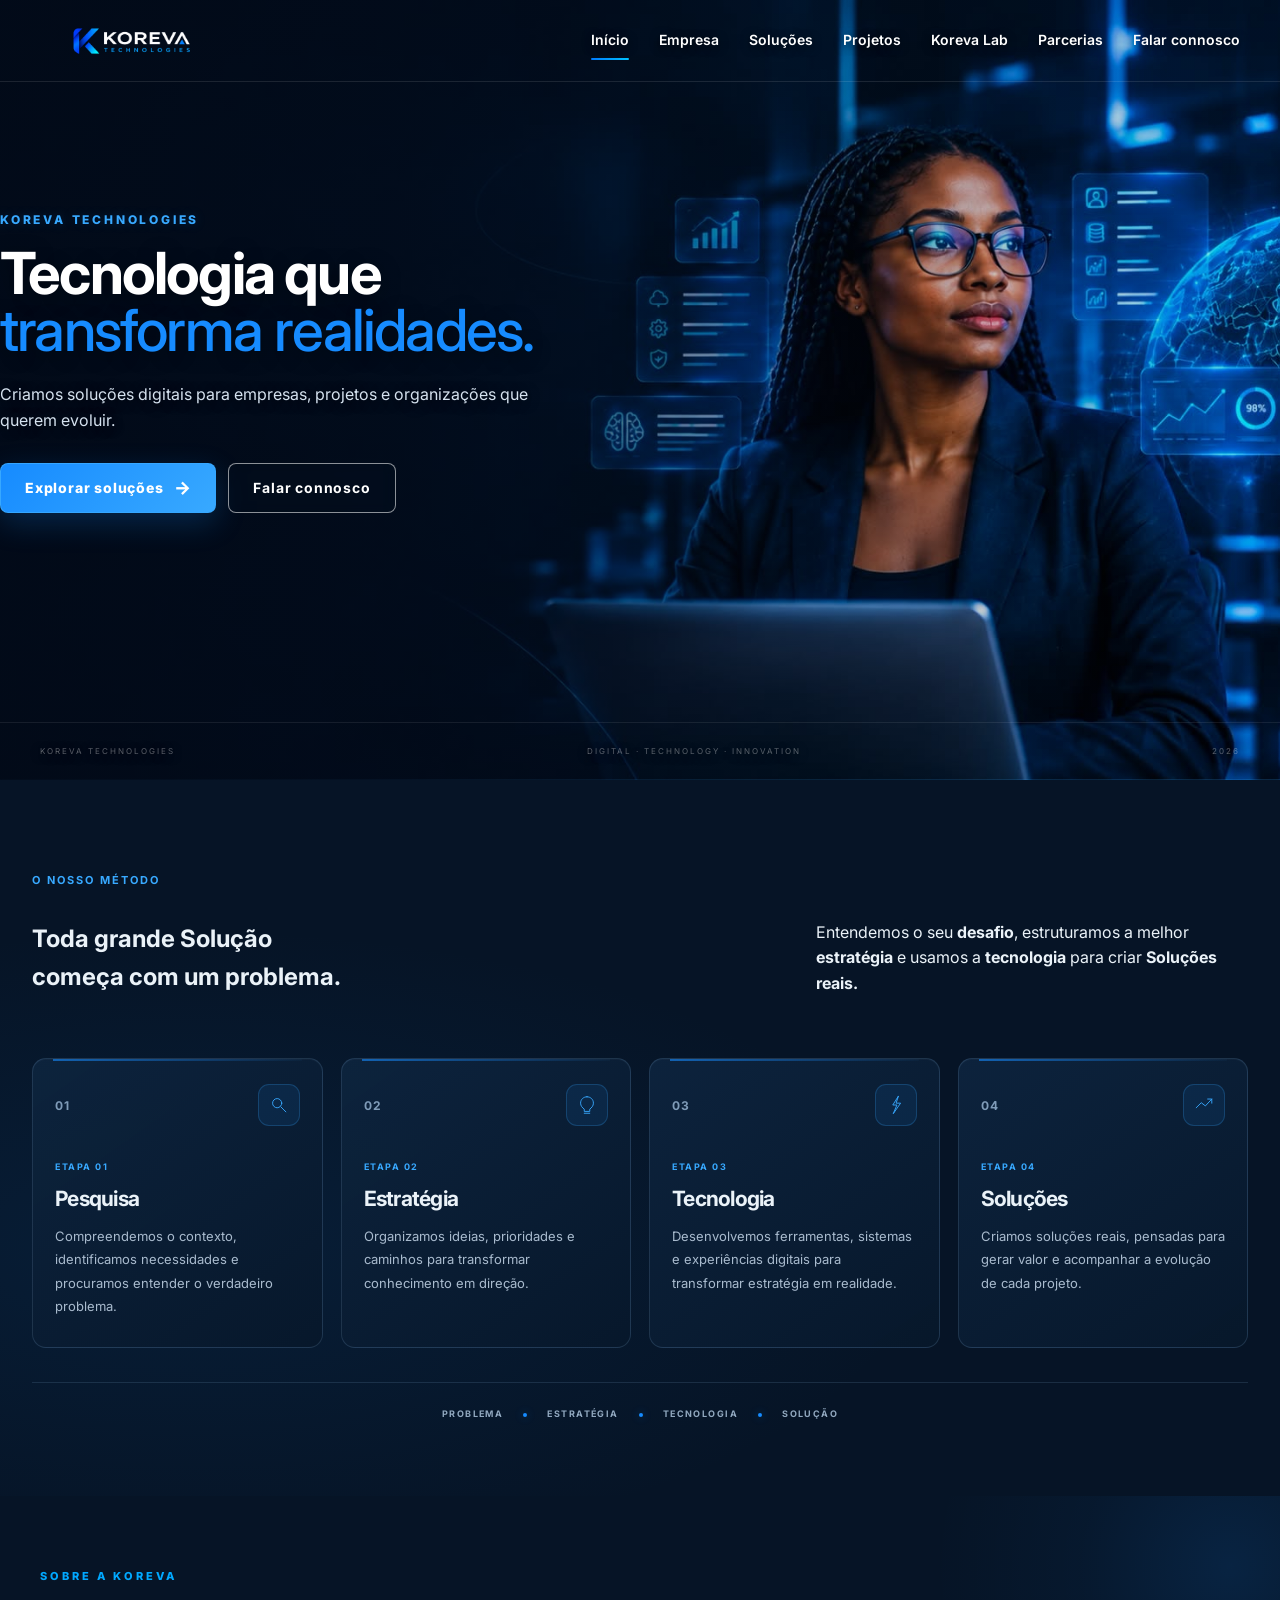
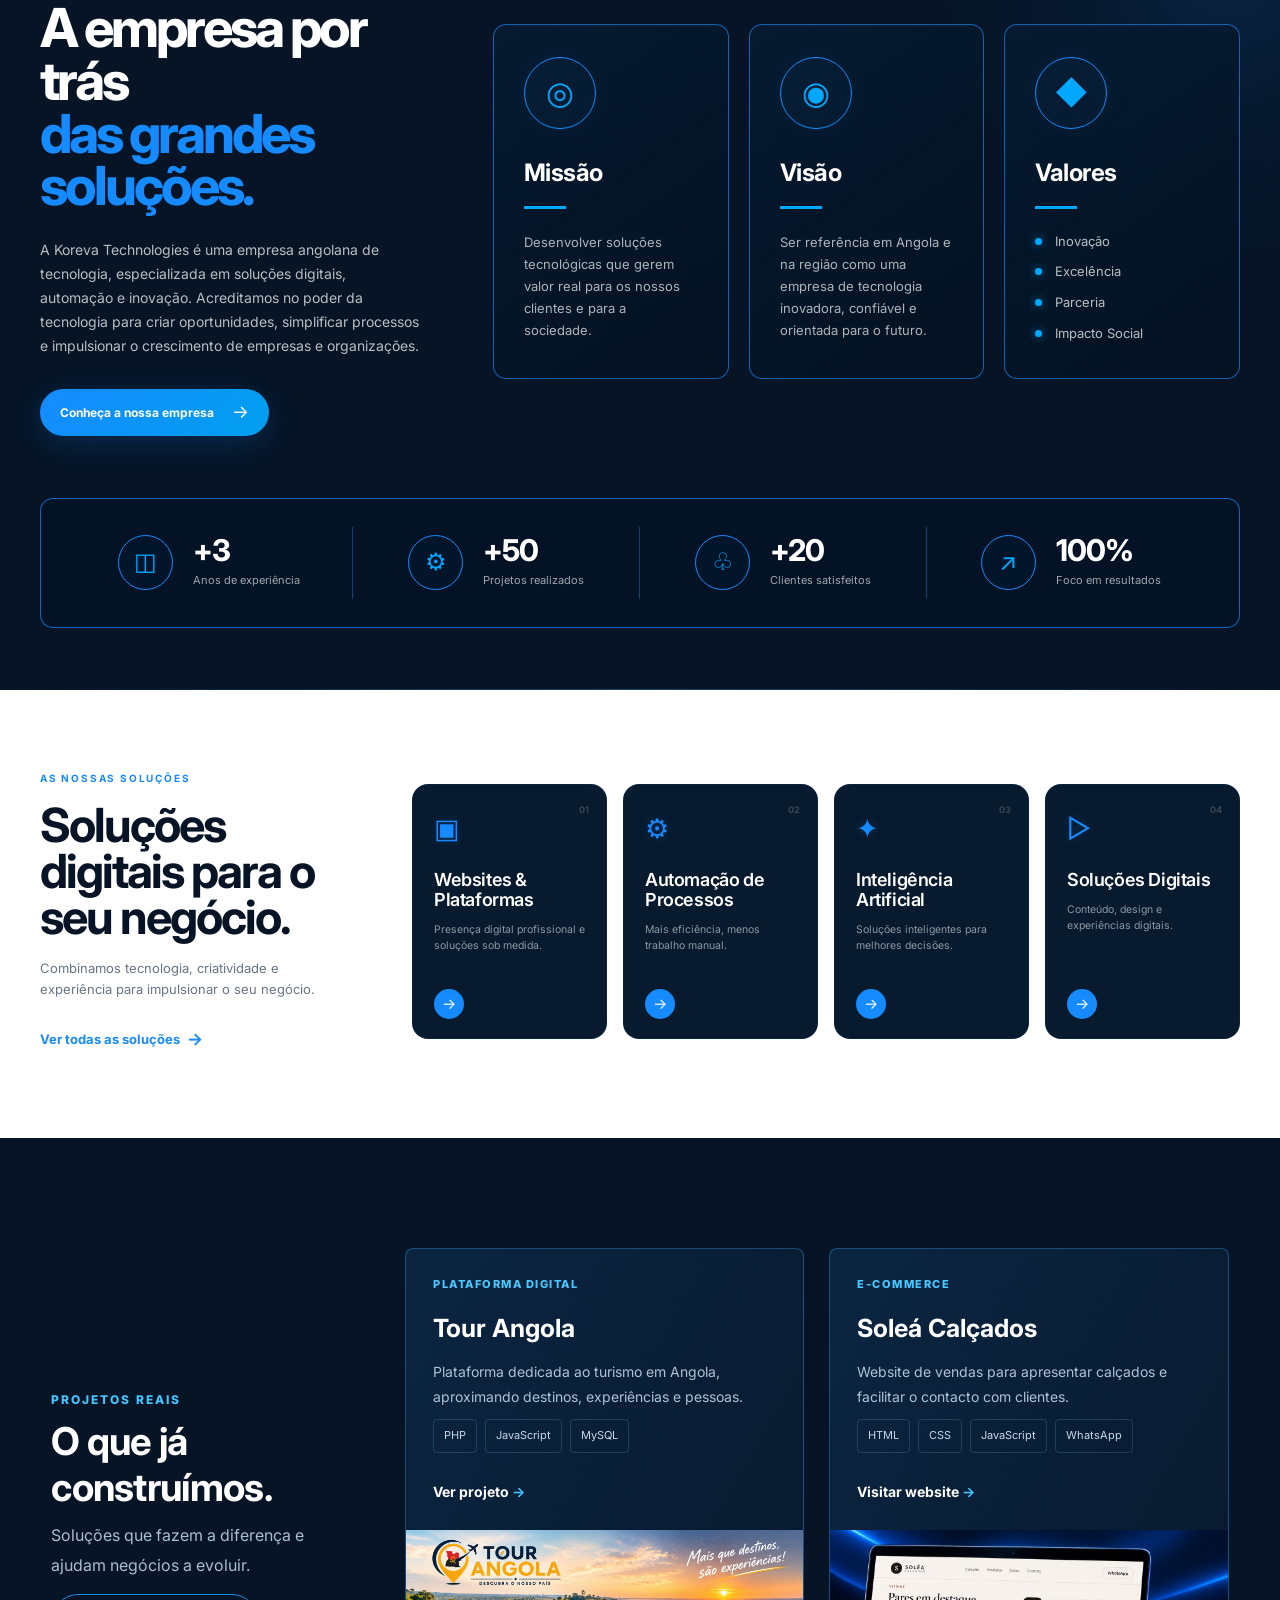
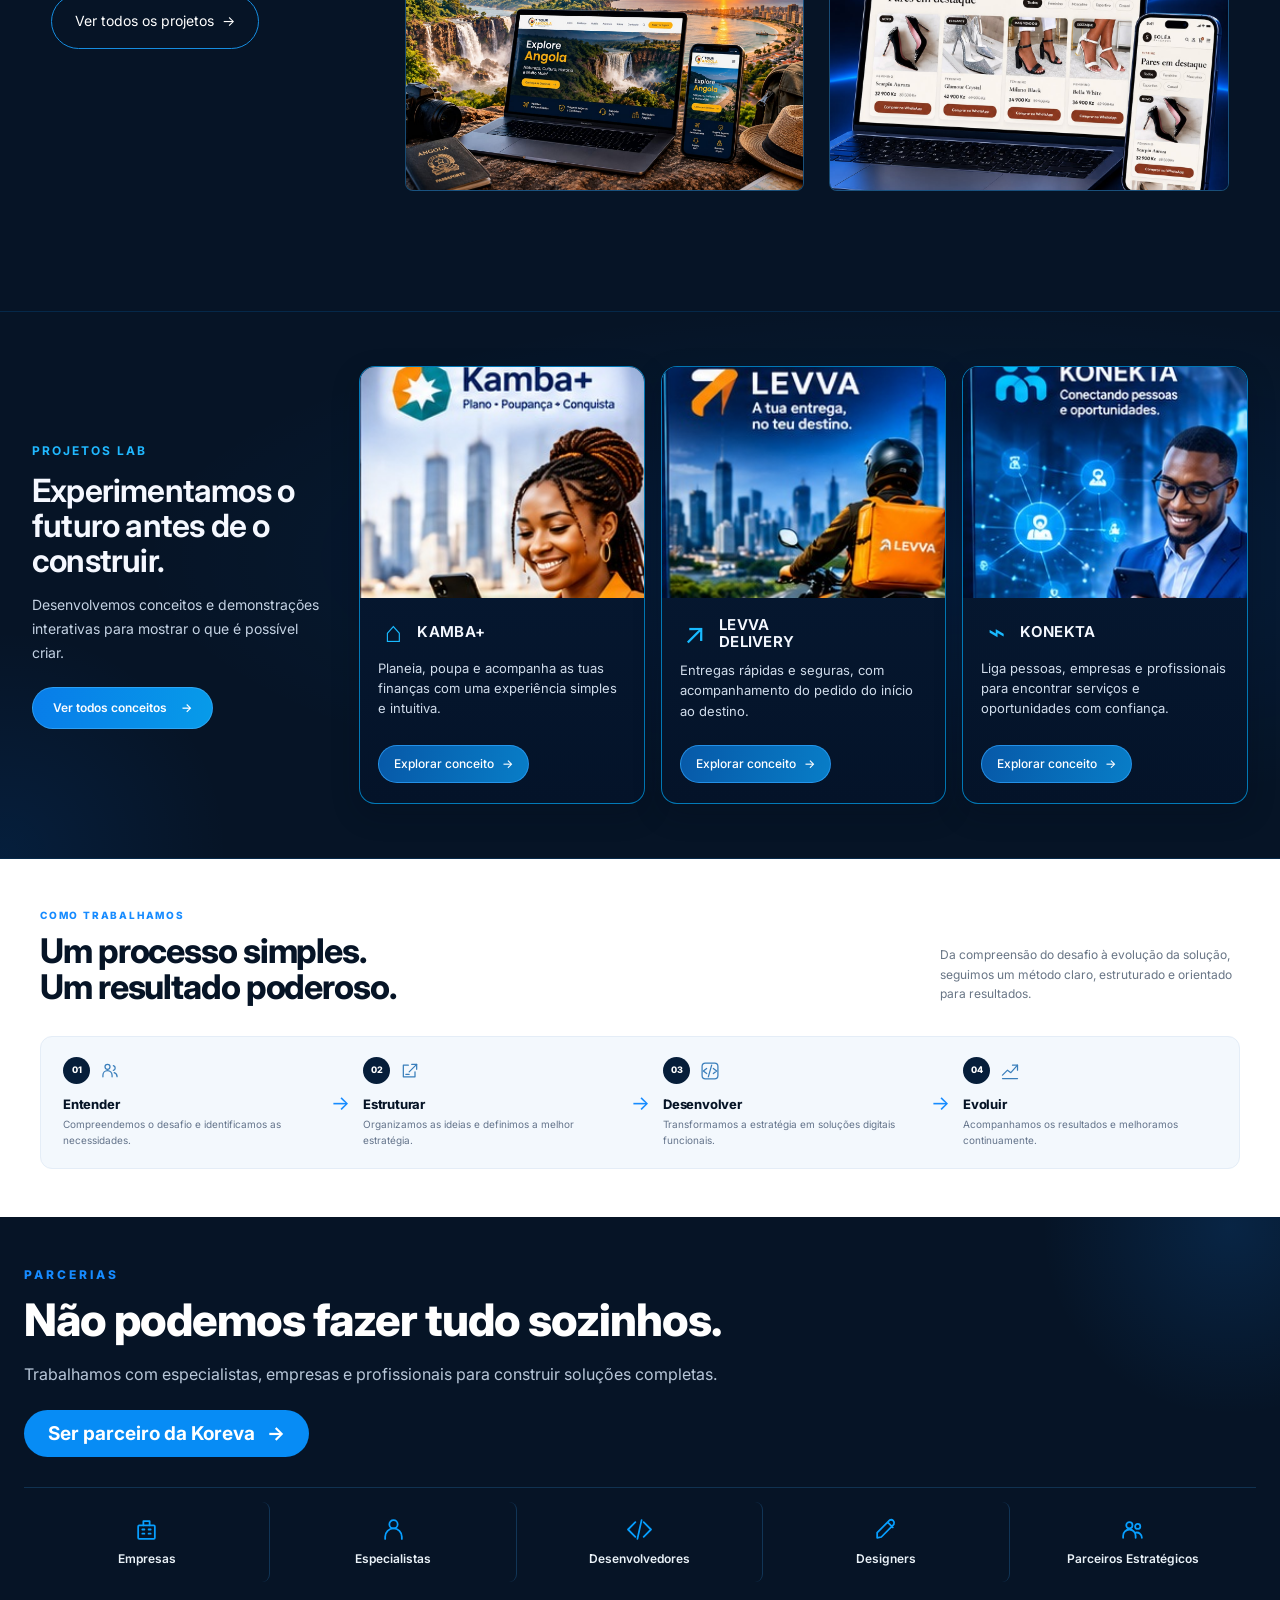
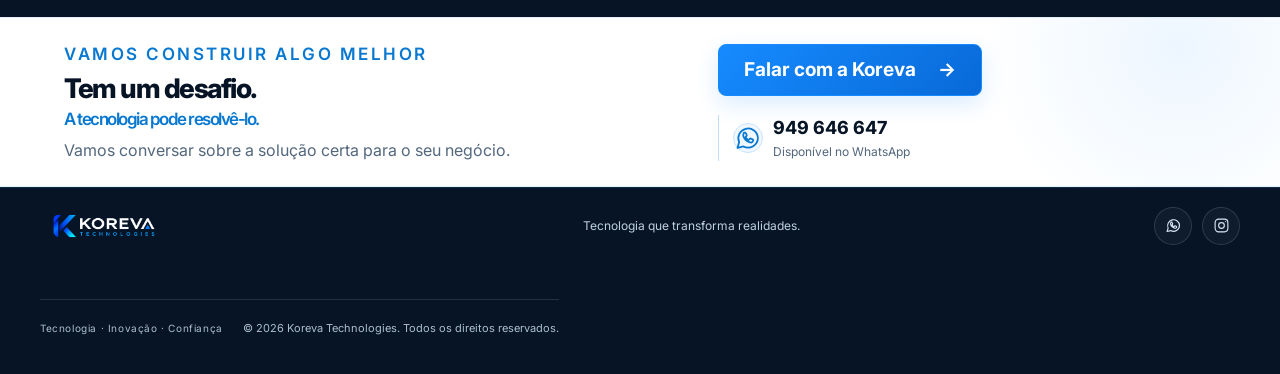
<file: index.html>
<!DOCTYPE html>
<html lang="pt-AO">

<head>

    <meta charset="UTF-8">

    <meta
        name="viewport"
        content="width=device-width, initial-scale=1.0">

    <meta
        name="description"
        content="Koreva Technologies — tecnologia, automação, desenvolvimento digital e soluções para empresas em Angola.">

    <meta
        name="keywords"
        content="Koreva Technologies, tecnologia Angola, desenvolvimento web Angola, automação, inteligência artificial, websites, soluções digitais">

    <meta
        name="author"
        content="Koreva Technologies">

    <meta
        name="robots"
        content="index, follow">

    <meta
        name="theme-color"
        content="#061426">

    <title>
        Koreva Technologies | Tecnologia que transforma realidades
    </title>

    <link
        rel="icon"
        href="images/logo/logo-koreva.png">

    <link rel="preconnect" href="https://fonts.googleapis.com">
    <link rel="preconnect" href="https://fonts.gstatic.com" crossorigin>
    <link href="https://fonts.googleapis.com/css2?family=Inter:wght@400;500;600;700;800;900&display=swap" rel="stylesheet">

    <link
        rel="stylesheet"
        href="css/styles.css">

</head>
<body>


    <!-- =====================================================
         HEADER
    ====================================================== -->

    <header
        class="site-header"
        id="siteHeader">

        <div class="container header-inner">

            
            <a
    href="#inicio"
    class="logo koreva-brand"
    aria-label="Koreva Technologies">
        <img src="images/logo/logo-koreva-transparent.png" alt="Koreva Technologies" class="koreva-logo-img">
    </a>
    


            <button
                class="menu-toggle"
                id="menuToggle"
                aria-label="Abrir menu">

                <span></span>
                <span></span>
                <span></span>

            </button>


            <nav
                class="main-navigation"
                id="mainNavigation">

                <a href="#inicio">
                    Início
                </a>

                <a href="#empresa">
                    Empresa
                </a>

                <a href="#solucoes">
                    Soluções
                </a>

                <a href="#projetos">
                    Projetos
                </a>

                <a href="#lab">
                    Koreva Lab
                </a>

                <a href="#parcerias">
                    Parcerias
                </a>

                <a
                    href="#contacto"
                    class="nav-contact">

                    Falar connosco

                </a>

            </nav>

        </div>

    </header>



    <main>


        <!-- =================================================
     HERO
================================================== -->

<section class="hero" id="inicio">

    <!-- IMAGEM / FUNDO DO HERO -->
    <div class="hero-background"></div>

    <!-- SOBREPOSIÇÃO ESCURA PARA GARANTIR LEITURA -->
    <div class="hero-overlay"></div>

    <div class="container hero-content">

        <div class="hero-text">

            <span class="eyebrow">
                KOREVA TECHNOLOGIES
            </span>

            <h1> 
            Tecnologia que
            <span>transforma realidades.</span>
            </h1>

            <p>
                Criamos soluções digitais para empresas,
                projetos e organizações que querem evoluir.
            </p>

            <div class="hero-actions">

                <a
                    href="#solucoes"
                    class="btn btn-primary"
                >
                    Explorar soluções
                    <span>→</span>
                </a>

                <a
                    href="#contacto"
                    class="btn btn-secondary"
                >
                    Falar connosco
                </a>

            </div>

        </div>

    </div>

    <!-- INDICADOR INFERIOR -->
    <div class="hero-bottom">

        <span>
            KOREVA TECHNOLOGIES
        </span>

        <span>
            DIGITAL · TECHNOLOGY · INNOVATION
        </span>

        <span>
            2026
        </span>

    </div>

</section>




       <!-- =================================================
     01 — O NOSSO MÉTODO
================================================== -->

<section
class="section method-section"
id="metodo"
>

<div class="container method-container">

    <!-- =================================================
         CABEÇALHO
    ================================================== -->

    <div class="method-heading">

        <div class="method-heading-top">

            <span class="method-number">
                01
            </span>

            <span class="method-eyebrow">
                O NOSSO MÉTODO
            </span>

        </div>

        <span class="method-system">
            KOREVA TECHNOLOGIES
        </span>

    </div>


    <!-- =================================================
         INTRODUÇÃO
    ================================================== -->

    <div class="method-intro">

        <div class="method-intro-main">

            <h2>

                Toda grande
                <strong>
                    Solução
                </strong>

                <br>

                começa com um
                <strong>
                    problema.
                </strong>

            </h2>

        </div>


        <div class="method-intro-text">

            <span class="method-intro-line"></span>

            <p>
                Entendemos o seu
                <strong>desafio</strong>,
                estruturamos a melhor
                <strong>estratégia</strong>
                e usamos a
                <strong>tecnologia</strong>
                para criar
                <strong>Soluções reais.</strong>
            </p>

        </div>

    </div>


    <!-- =================================================
         PROCESSO
    ================================================== -->

    <div class="method-flow">


        <!-- =================================================
             01 — PESQUISA
        ================================================== -->

        <article class="method-flow-item">

            <div class="method-flow-marker">

                <span class="method-flow-number">
                    01
                </span>

                <div class="method-flow-icon">

                    <svg
                        viewBox="0 0 48 48"
                        aria-hidden="true"
                    >

                        <circle
                            cx="20"
                            cy="20"
                            r="10"
                        />

                        <line
                            x1="28"
                            y1="28"
                            x2="39"
                            y2="39"
                        />

                    </svg>

                </div>

            </div>


            <div class="method-flow-content">

                <span class="method-flow-label">
                    ETAPA 01
                </span>

                <h3>
                    Pesquisa
                </h3>

                <p>
                    Compreendemos o contexto,
                    identificamos necessidades
                    e procuramos entender
                    o verdadeiro problema.
                </p>

            </div>

        </article>


        <!-- =================================================
             02 — ESTRATÉGIA
        ================================================== -->

        <article class="method-flow-item">

            <div class="method-flow-marker">

                <span class="method-flow-number">
                    02
                </span>

                <div class="method-flow-icon">

                    <svg
                        viewBox="0 0 48 48"
                        aria-hidden="true"
                    >

                        <path
                            d="M24 6
                               C16 6 10 12 10 20
                               C10 26 14 30 18 33
                               V38
                               H30
                               V33
                               C34 30 38 26 38 20
                               C38 12 32 6 24 6Z"
                        />

                        <line
                            x1="18"
                            y1="42"
                            x2="30"
                            y2="42"
                        />

                    </svg>

                </div>

            </div>


            <div class="method-flow-content">

                <span class="method-flow-label">
                    ETAPA 02
                </span>

                <h3>
                    Estratégia
                </h3>

                <p>
                    Organizamos ideias,
                    prioridades e caminhos
                    para transformar
                    conhecimento em direção.
                </p>

            </div>

        </article>


        <!-- =================================================
             03 — TECNOLOGIA
        ================================================== -->

        <article class="method-flow-item">

            <div class="method-flow-marker">

                <span class="method-flow-number">
                    03
                </span>

                <div class="method-flow-icon">

                    <svg
                        viewBox="0 0 48 48"
                        aria-hidden="true"
                    >

                        <path
                            d="M29 5
                               L17 24
                               H26
                               L18 43
                               L34 20
                               H25
                               Z"
                        />

                    </svg>

                </div>

            </div>


            <div class="method-flow-content">

                <span class="method-flow-label">
                    ETAPA 03
                </span>

                <h3>
                    Tecnologia
                </h3>

                <p>
                    Desenvolvemos ferramentas,
                    sistemas e experiências
                    digitais para transformar
                    estratégia em realidade.
                </p>

            </div>

        </article>


        <!-- =================================================
             04 — SOLUÇÕES
        ================================================== -->

        <article class="method-flow-item">

            <div class="method-flow-marker">

                <span class="method-flow-number">
                    04
                </span>

                <div class="method-flow-icon">

                    <svg
                        viewBox="0 0 48 48"
                        aria-hidden="true"
                    >

                        <path
                            d="M7 30
                               L18 19
                               L27 26
                               L41 11"
                        />

                        <path
                            d="M32 11
                               H41
                               V20"
                        />

                    </svg>

                </div>

            </div>


            <div class="method-flow-content">

                <span class="method-flow-label">
                    ETAPA 04
                </span>

                <h3>
                    Soluções
                </h3>

                <p>
                    Criamos soluções reais,
                    pensadas para gerar valor
                    e acompanhar a evolução
                    de cada projeto.
                </p>

            </div>

        </article>


    </div>


    <!-- =================================================
         ASSINATURA
    ================================================== -->

    <div class="method-footer">

        <span>
            PROBLEMA
        </span>

        <i></i>

        <span>
            ESTRATÉGIA
        </span>

        <i></i>

        <span>
            TECNOLOGIA
        </span>

        <i></i>

        <span>
            SOLUÇÃO
        </span>

    </div>

</div>

</section>

<!-- =========================================================
     02 — EMPRESA
========================================================= -->

<section
    class="section company-section"
    id="empresa"
>

    <div class="container company-container">


        <!-- =====================================================
             CONTEÚDO PRINCIPAL
        ====================================================== -->

        <div class="company-main">


            <!-- =================================================
                 LADO ESQUERDO
            ================================================== -->

            <div class="company-about">

                <span class="company-about-label">
                    SOBRE A KOREVA
                </span>

                <h2>
                    A empresa por trás
                    <span>das grandes soluções.</span>
                </h2>

                <p>
                    A Koreva Technologies é uma empresa angolana
                    de tecnologia, especializada em soluções digitais,
                    automação e inovação. Acreditamos no poder da
                    tecnologia para criar oportunidades, simplificar
                    processos e impulsionar o crescimento de empresas
                    e organizações.
                </p>

                <a href="empresa.html" class="company-button">
                    <span>Conheça a nossa empresa</span>
                    <strong>→</strong>
                </a>

            </div>


            <!-- =================================================
                 LADO DIREITO — MISSÃO / VISÃO / VALORES
            ================================================== -->

            <div class="company-cards">


                <!-- =================================================
                     MISSÃO
                ================================================== -->

                <article class="company-card">

                    <div class="company-card-icon">

                        <span class="icon-target">
                            ◎
                        </span>

                    </div>

                    <h3>
                        Missão
                    </h3>

                    <div class="company-card-line"></div>

                    <p>
                        Desenvolver soluções tecnológicas
                        que gerem valor real para os nossos
                        clientes e para a sociedade.
                    </p>

                </article>


                <!-- =================================================
                     VISÃO
                ================================================== -->

                <article class="company-card">

                    <div class="company-card-icon">

                        <span class="icon-eye">
                            ◉
                        </span>

                    </div>

                    <h3>
                        Visão
                    </h3>

                    <div class="company-card-line"></div>

                    <p>
                        Ser referência em Angola e na região
                        como uma empresa de tecnologia
                        inovadora, confiável e orientada
                        para o futuro.
                    </p>

                </article>


                <!-- =================================================
                     VALORES
                ================================================== -->

                <article class="company-card">

                    <div class="company-card-icon">

                        <span class="icon-diamond">
                            ◆
                        </span>

                    </div>

                    <h3>
                        Valores
                    </h3>

                    <div class="company-card-line"></div>

                    <ul class="company-values-list">

                        <li>
                            Inovação
                        </li>

                        <li>
                            Excelência
                        </li>

                        <li>
                            Parceria
                        </li>

                        <li>
                            Impacto Social
                        </li>

                    </ul>

                </article>

            </div>

        </div>


        <!-- =====================================================
             INDICADORES / ESTATÍSTICAS
        ====================================================== -->

        <div class="company-stats">


            <!-- =================================================
                 EXPERIÊNCIA
            ================================================== -->

            <div class="company-stat">

                <div class="company-stat-icon">
                    ◫
                </div>

                <div class="company-stat-info">

                    <strong>
                        +3
                    </strong>

                    <span>
                        Anos de experiência
                    </span>

                </div>

            </div>


            <!-- =================================================
                 PROJETOS
            ================================================== -->

            <div class="company-stat">

                <div class="company-stat-icon">
                    ⚙
                </div>

                <div class="company-stat-info">

                    <strong>
                        +50
                    </strong>

                    <span>
                        Projetos realizados
                    </span>

                </div>

            </div>


            <!-- =================================================
                 CLIENTES
            ================================================== -->

            <div class="company-stat">

                <div class="company-stat-icon">
                    ♧
                </div>

                <div class="company-stat-info">

                    <strong>
                        +20
                    </strong>

                    <span>
                        Clientes satisfeitos
                    </span>

                </div>

            </div>


            <!-- =================================================
                 RESULTADOS
            ================================================== -->

            <div class="company-stat">

                <div class="company-stat-icon">
                    ↗
                </div>

                <div class="company-stat-info">

                    <strong>
                        100%
                    </strong>

                    <span>
                        Foco em resultados
                    </span>

                </div>

            </div>

        </div>

    </div>

</section>

        <!-- =================================================
     SOLUÇÕES
================================================== -->

<section
class="section solutions-section"
id="solucoes">

<div class="container">

    <div class="solutions-layout">

        <!-- =========================================
             TEXTO À ESQUERDA
        ========================================== -->

        <div class="solutions-intro">

            <span class="solutions-intro-eyebrow">
                AS NOSSAS SOLUÇÕES
            </span>

            <h2>
                Soluções digitais
                para o seu negócio.
            </h2>

            <p>
                Combinamos tecnologia,
                criatividade e experiência
                para impulsionar o seu negócio.
            </p>

            <a
                href="#contacto"
                class="solutions-intro-link">

                Ver todas as soluções
                <span>→</span>

            </a>

        </div>


        <!-- =========================================
             CARDS À DIREITA
        ========================================== -->

        <div class="solutions-cards">

            <!-- CARD 01 -->

            <article
                class="solutions-card"
                data-service-target="contacto">

                <span class="solutions-card-number">
                    01
                </span>

                <div class="solutions-card-icon">
                    <span>▣</span>
                </div>

                <h3>
                    Websites &
                    Plataformas
                </h3>

                <p>
                    Presença digital profissional
                    e soluções sob medida.
                </p>

                <a
                    href="#contacto"
                    class="solutions-card-arrow"
                    aria-label="Explorar solução">

                    →

                </a>

            </article>


            <!-- CARD 02 -->

            <article
                class="solutions-card"
                data-service-target="contacto">

                <span class="solutions-card-number">
                    02
                </span>

                <div class="solutions-card-icon">
                    <span>⚙</span>
                </div>

                <h3>
                    Automação
                    de Processos
                </h3>

                <p>
                    Mais eficiência,
                    menos trabalho manual.
                </p>

                <a
                    href="#contacto"
                    class="solutions-card-arrow"
                    aria-label="Explorar solução">

                    →

                </a>

            </article>


            <!-- CARD 03 -->

            <article
                class="solutions-card"
                data-service-target="contacto">

                <span class="solutions-card-number">
                    03
                </span>

                <div class="solutions-card-icon">
                    <span>✦</span>
                </div>

                <h3>
                    Inteligência
                    Artificial
                </h3>

                <p>
                    Soluções inteligentes
                    para melhores decisões.
                </p>

                <a
                    href="#contacto"
                    class="solutions-card-arrow"
                    aria-label="Explorar solução">

                    →

                </a>

            </article>


            <!-- CARD 04 -->

            <article
                class="solutions-card"
                data-service-target="contacto">

                <span class="solutions-card-number">
                    04
                </span>

                <div class="solutions-card-icon">
                    <span>▷</span>
                </div>

                <h3>
                    Soluções
                    Digitais
                </h3>

                <p>
                    Conteúdo, design e
                    experiências digitais.
                </p>

                <a
                    href="#contacto"
                    class="solutions-card-arrow"
                    aria-label="Explorar solução">

                    →

                </a>

            </article>

        </div>

    </div>

</div>

</section>



        
<!-- =================================================
     PROJETOS REAIS — KOREVA TECHNOLOGIES
================================================== -->

<section class="section projects-section" id="projetos">
    <div class="container">

        <div class="projects-real-row">

            <!-- TEXTO À ESQUERDA -->
            <div class="projects-real-intro">

                <span class="projects-real-label">
                    PROJETOS REAIS
                </span>

                <h2>O que já construímos.</h2>

                <p>
                    Soluções que fazem a diferença
                    e ajudam negócios a evoluir.
                </p>

                <a href="#projetos" class="projects-real-button">
                    Ver todos os projetos <span>→</span>
                </a>

            </div>

            <!-- CARTÕES À DIREITA -->
            <div class="projects-real-grid">

                <!-- TOUR ANGOLA -->
                <article class="projects-real-card">

                    <div class="projects-real-content">

                        <span class="projects-real-category">
                            PLATAFORMA DIGITAL
                        </span>

                        <h3>Tour Angola</h3>

                        <p>
                            Plataforma dedicada ao turismo em Angola,
                            aproximando destinos, experiências e pessoas.
                        </p>

                        <div class="project-tech">
                            <span>PHP</span>
                            <span>JavaScript</span>
                            <span>MySQL</span>
                        </div>

                        <a href="#projetos" class="projects-real-link">
                            Ver projeto <span>→</span>
                        </a>

                    </div>

                    
<div class="projects-real-image">
    <a
        href="images/projects/tour-angola.jpg"
        target="_blank"
        rel="noopener noreferrer"
        aria-label="Ampliar imagem do projeto Tour Angola"
    >
        <img
            src="images/projects/tour-angola.jpg"
            alt="Projeto Tour Angola"
            loading="lazy"
        >
    </a>
</div>

                </article>

                <!-- SOLEÁ CALÇADOS -->
                <article class="projects-real-card">

                    <div class="projects-real-content">

                        <span class="projects-real-category">
                            E-COMMERCE
                        </span>

                        <h3>Soleá Calçados</h3>

                        <p>
                            Website de vendas para apresentar calçados
                            e facilitar o contacto com clientes.
                        </p>

                        <div class="project-tech">
                            <span>HTML</span>
                            <span>CSS</span>
                            <span>JavaScript</span>
                            <span>WhatsApp</span>
                        </div>

                        <a
    href="https://fabio181260.github.io/solea-calcados/"
    class="projects-real-link"
    target="_blank"
    rel="noopener noreferrer"
>
    Visitar website <span>→</span>
</a>

                    </div>

                    <div class="projects-real-image">
                        <img
                            src="images/projects/solea-calcados.jpg"
                            alt="Projeto Soleá Calçados"
                            loading="lazy"
                        >
                    </div>

                </article>

            </div>
        </div>

    </div>
</section>



<!-- KOREVA LAB -->
<section class="section lab-section" id="lab">
    <div class="container lab-container">

        <!-- TEXTO À ESQUERDA -->
        <div class="lab-intro">
            <span class="lab-eyebrow">PROJETOS LAB</span>

            <h2>Experimentamos o futuro antes de o construir.</h2>

            <p>
                Desenvolvemos conceitos e demonstrações interativas
                para mostrar o que é possível criar.
            </p>

            <a href="#lab" class="lab-all-button">
                Ver todos conceitos <span>→</span>
            </a>
        </div>

        <!-- CARTÕES À DIREITA -->
        <div class="lab-grid">

            <!-- KOREVA BANKING -->
            <article class="lab-card">
                <div class="lab-card-copy">
                    <div class="lab-card-heading">
                        <span class="lab-icon">⌂</span>
                        <h3>KAMBA+</h3>
                    </div>

                    <p>Planeia, poupa e acompanha as tuas finanças com uma experiência simples e intuitiva.</p>

                    <button
                        type="button"
                        class="lab-button"
                        data-concept="kamba">
                        Explorar conceito <span>→</span>
                    </button>
                </div>

                <div class="lab-card-visual">
                    <img
                        src="images/lab/kamba-plus.jpg"
                        alt="Cliente a utilizar a solução financeira KAMBA+">
                </div>
            </article>

            <!-- LEVVA DEMO -->
            <article class="lab-card">
                <div class="lab-card-copy">
                    <div class="lab-card-heading">
                        <span class="lab-icon">↗</span>
                        <h3>LEVVA<br>DELIVERY</h3>
                    </div>
                    <p>Entregas rápidas e seguras, com acompanhamento do pedido do início ao destino.</p>
                    <a class="lab-button" href="levva/index.html">
                        Explorar conceito <span aria-hidden="true">→</span>
                    </a>
                </div>
                <div class="lab-card-visual">
                    <img src="images/lab/levva.jpg" alt="Estafeta LEVVA a realizar uma entrega">
                </div>
            </article>

            <!-- KONEKTA — MARKETPLACE DE SERVIÇOS PROFISSIONAIS -->
            <article class="lab-card">
                <div class="lab-card-copy">
                    <div class="lab-card-heading">
                        <span class="lab-icon">⌁</span>
                        <h3>KONEKTA</h3>
                    </div>

                    <p>Liga pessoas, empresas e profissionais para encontrar serviços e oportunidades com confiança.</p>

                    <a
                        class="lab-button"
                        href="konekta/index.html">
                        Explorar conceito <span aria-hidden="true">→</span>
                    </a>
                </div>

                <div class="lab-card-visual">
                    <img
                        src="images/lab/konekta.jpg"
                        alt="Profissional a utilizar a plataforma KONEKTA">
                </div>
            </article>

        </div>
    </div>
</section>

        

<!-- =================================================
     COMO TRABALHAMOS — KOREVA TECHNOLOGIES
================================================== -->
<section class="section process-section" id="processo">

    <div class="container">

        <div class="process-heading">
            <div class="process-heading-copy">
                <span class="process-eyebrow">
                    COMO TRABALHAMOS
                </span>

                <h2>
                    Um processo simples.<br>
                    Um resultado poderoso.
                </h2>
            </div>

            <p class="process-intro">
                Da compreensão do desafio à evolução da solução,
                seguimos um método claro, estruturado e orientado
                para resultados.
            </p>
        </div>

        <div class="process-grid">

            <!-- ETAPA 01 -->
            <article class="process-item">

                <div class="process-step-top">
                    <span class="process-number">01</span>

                    <span class="process-icon" aria-hidden="true">
                        <svg viewBox="0 0 24 24">
                            <circle cx="9" cy="7" r="3"/>
                            <path d="M3.5 19v-2a5.5 5.5 0 0 1 11 0v2"/>
                            <path d="M16 5.5a3 3 0 0 1 0 5.8"/>
                            <path d="M17 14a5 5 0 0 1 3.5 4.8"/>
                        </svg>
                    </span>
                </div>

                <h3>Entender</h3>

                <p>
                    Compreendemos o desafio e identificamos
                    as necessidades.
                </p>

            </article>

            <span class="process-connector" aria-hidden="true">→</span>

            <!-- ETAPA 02 -->
            <article class="process-item">

                <div class="process-step-top">
                    <span class="process-number">02</span>

                    <span class="process-icon" aria-hidden="true">
                        <svg viewBox="0 0 24 24">
                            <path d="M14 4h6v6"/>
                            <path d="M20 4 11 13"/>
                            <path d="M18 13v6H4V5h6"/>
                            <path d="M7 16h4"/>
                        </svg>
                    </span>
                </div>

                <h3>Estruturar</h3>

                <p>
                    Organizamos as ideias e definimos
                    a melhor estratégia.
                </p>

            </article>

            <span class="process-connector" aria-hidden="true">→</span>

            <!-- ETAPA 03 -->
            <article class="process-item">

                <div class="process-step-top">
                    <span class="process-number">03</span>

                    <span class="process-icon" aria-hidden="true">
                        <svg viewBox="0 0 24 24">
                            <path d="M8 9 4 12l4 3"/>
                            <path d="m16 9 4 3-4 3"/>
                            <path d="m14 5-4 14"/>
                            <rect x="2.5" y="2.5"
                                  width="19" height="19" rx="4"/>
                        </svg>
                    </span>
                </div>

                <h3>Desenvolver</h3>

                <p>
                    Transformamos a estratégia em soluções
                    digitais funcionais.
                </p>

            </article>

            <span class="process-connector" aria-hidden="true">→</span>

            <!-- ETAPA 04 -->
            <article class="process-item">

                <div class="process-step-top">
                    <span class="process-number">04</span>

                    <span class="process-icon" aria-hidden="true">
                        <svg viewBox="0 0 24 24">
                            <path d="M3 17l6-6 4 3 8-9"/>
                            <path d="M15 5h6v6"/>
                            <path d="M3 21h18"/>
                        </svg>
                    </span>
                </div>

                <h3>Evoluir</h3>

                <p>
                    Acompanhamos os resultados e melhoramos
                    continuamente.
                </p>

            </article>

        </div>

    </div>

</section>



<!-- =====================================================
     KOREVA TECHNOLOGIES — SECÇÃO DE PARCERIAS
===================================================== -->

<section class="partnership-section" id="parcerias">

    <div class="container partnership-container">

        <!-- INTRODUÇÃO -->
        <div class="partnership-intro">

            <span class="partnership-eyebrow">
                PARCERIAS
            </span>

            <h2>Não podemos fazer tudo sozinhos.</h2>

            <p>
                Trabalhamos com especialistas, empresas e profissionais
                para construir soluções completas.
            </p>

            <button
                type="button"
                class="partnership-button"
                id="openPartnershipForm"
                aria-haspopup="dialog"
                aria-controls="partnershipFormModal"
            >
                <span class="partnership-button-text">
                    Ser parceiro da Koreva
                </span>

                <span aria-hidden="true">→</span>
            </button>

        </div>

        <!-- CINCO CATEGORIAS DE PARCEIROS -->
        <div class="partnership-list">

            <!-- EMPRESAS -->
            <div class="partnership-item">

                <svg viewBox="0 0 24 24" aria-hidden="true">
                    <rect x="4" y="8" width="16" height="13" rx="1"/>
                    <path d="M9 8V4h6v4M8 12h2m4 0h2m-8 4h2m4 0h2"/>
                </svg>

                <span>Empresas</span>

            </div>

            <!-- ESPECIALISTAS -->
            <div class="partnership-item">

                <svg viewBox="0 0 24 24" aria-hidden="true">
                    <circle cx="12" cy="7" r="4"/>
                    <path d="M4 21v-2a8 8 0 0 1 16 0v2"/>
                </svg>

                <span>Especialistas</span>

            </div>

            <!-- DESENVOLVEDORES -->
            <div class="partnership-item">

                <svg viewBox="0 0 24 24" aria-hidden="true">
                    <path d="m8 5-7 7 7 7M16 5l7 7-7 7M14 3l-4 18"/>
                </svg>

                <span>Desenvolvedores</span>

            </div>

            <!-- DESIGNERS -->
            <div class="partnership-item">

                <svg viewBox="0 0 24 24" aria-hidden="true">
                    <path d="m14 5 5 5M4 20l4-.8L20 7a3 3 0 0 0-4-4L4 15z"/>
                </svg>

                <span>Designers</span>

            </div>

            <!-- PARCEIROS ESTRATÉGICOS -->
            <div class="partnership-item">

                <svg viewBox="0 0 24 24" aria-hidden="true">
                    <circle cx="9" cy="8" r="3"/>
                    <circle cx="17" cy="9" r="2.5"/>
                    <path d="M3 20v-2a6 6 0 0 1 12 0v2m0-5a5 5 0 0 1 6 5"/>
                </svg>

                <span>Parceiros Estratégicos</span>

            </div>

        </div>

    </div>

</section>


<!-- =====================================================
     KOREVA TECHNOLOGIES — MODAL DE PARCERIAS
===================================================== -->

<div
    class="partnership-form-modal"
    id="partnershipFormModal"
    role="dialog"
    aria-modal="true"
    aria-labelledby="partnershipModalTitle"
    aria-hidden="true"
    hidden
>

    <div class="partnership-modal-content">

        <!-- BOTÃO DE FECHAR -->
        <button
            type="button"
            class="partnership-modal-close"
            id="closePartnershipForm"
            aria-label="Fechar formulário"
        >
            &times;
        </button>

        <!-- CONTEÚDO DO FORMULÁRIO -->
        <div class="partnership-form-container">

            <!-- CABEÇALHO -->
            <div class="partnership-form-heading">

                <span class="partnership-eyebrow">
                    VAMOS COLABORAR
                </span>

                <h2 id="partnershipModalTitle">
                    Vamos construir algo
                    <span>extraordinário juntos.</span>
                </h2>

                <p>
                    Acreditamos que as melhores soluções nascem da
                    colaboração. Apresente a sua proposta e descubra
                    como podemos construir algo relevante em conjunto.
                </p>

            </div>

            <!-- FORMULÁRIO -->
            <form
                class="partnership-form"
                id="korevaPartnershipForm"
            >

                <div class="partnership-form-grid">

                    <!-- NOME COMPLETO -->
                    <div class="partnership-field">

                        <label for="partnerName">
                            Nome completo *
                        </label>

                        <input
                            type="text"
                            id="partnerName"
                            name="nome"
                            placeholder="Introduza o seu nome"
                            autocomplete="name"
                            required
                        >

                    </div>

                    <!-- EMPRESA OU ORGANIZAÇÃO -->
                    <div class="partnership-field">

                        <label for="partnerCompany">
                            Empresa ou organização
                        </label>

                        <input
                            type="text"
                            id="partnerCompany"
                            name="empresa"
                            placeholder="Nome da empresa ou organização"
                            autocomplete="organization"
                        >

                    </div>

                    <!-- ENDEREÇO DE E-MAIL -->
                    <div class="partnership-field">

                        <label for="partnerEmail">
                            Endereço de e-mail *
                        </label>

                        <input
                            type="email"
                            id="partnerEmail"
                            name="email"
                            placeholder="exemplo@email.com"
                            autocomplete="email"
                            required
                        >

                    </div>

                    <!-- TELEFONE / WHATSAPP -->
                    <div class="partnership-field">

                        <label for="partnerPhone">
                            Telefone / WhatsApp *
                        </label>

                        <input
                            type="tel"
                            id="partnerPhone"
                            name="telefone"
                            placeholder="+244 9XX XXX XXX"
                            autocomplete="tel"
                            required
                        >

                    </div>

                    <!-- TIPO DE PARCERIA -->
                    <div class="partnership-field">

                        <label for="partnerType">
                            Tipo de parceria *
                        </label>

                        <select
                            id="partnerType"
                            name="tipo_parceria"
                            required
                        >
                            <option value="">
                                Selecione uma opção
                            </option>

                            <option value="Empresa">
                                Empresa
                            </option>

                            <option value="Especialista">
                                Especialista
                            </option>

                            <option value="Desenvolvedor">
                                Desenvolvedor
                            </option>

                            <option value="Designer">
                                Designer
                            </option>

                            <option value="Parceiro estratégico">
                                Parceiro estratégico
                            </option>

                            <option value="Outro">
                                Outro
                            </option>
                        </select>

                    </div>

                    <!-- ÁREA DE ATUAÇÃO -->
                    <div class="partnership-field">

                        <label for="partnerArea">
                            Área de atuação
                        </label>

                        <input
                            type="text"
                            id="partnerArea"
                            name="area_atuacao"
                            placeholder="Ex.: Tecnologia, Marketing, Design"
                        >

                    </div>

                    <!-- PROPOSTA DE PARCERIA -->
                    <div class="partnership-field partnership-field-full">

                        <label for="partnerMessage">
                            Apresente a sua proposta *
                        </label>

                        <textarea
                            id="partnerMessage"
                            name="mensagem"
                            rows="5"
                            placeholder="Descreva a sua experiência, a sua proposta e como gostaria de colaborar com a Koreva Technologies."
                            required
                        ></textarea>

                    </div>

                </div>

                <!-- CONSENTIMENTO -->
                <div class="partnership-consent">

                    <input
                        type="checkbox"
                        id="partnerConsent"
                        name="consentimento"
                        value="sim"
                        required
                    >

                    <label for="partnerConsent">
                        Autorizo a Koreva Technologies a utilizar os dados
                        fornecidos para analisar e responder à minha
                        proposta de parceria.
                    </label>

                </div>

                <!-- BOTÕES DE ENVIO -->
                <div class="partnership-form-actions">

                    <button
                        type="submit"
                        class="partnership-submit-button"
                        id="partnershipEmailButton"
                    >
                        <span>Enviar por e-mail</span>
                        <span aria-hidden="true">→</span>
                    </button>

                    <button
                        type="button"
                        class="partnership-whatsapp-button"
                        id="partnershipWhatsAppButton"
                    >
                        <span>Enviar pelo WhatsApp</span>
                        <span aria-hidden="true">↗</span>
                    </button>

                </div>

                <!-- MENSAGENS DE ESTADO -->
                <p
                    class="partnership-form-status"
                    id="partnershipFormStatus"
                    role="status"
                    aria-live="polite"
                ></p>

            </form>

        </div>

    </div>

</div>

<!-- =====================================================
     FIM DA SECÇÃO E DO MODAL DE PARCERIAS
===================================================== -->




        <!-- =====================================================
             MODAL KOREVA LAB
        ====================================================== -->

        <div
            class="concept-demo-modal"
            id="conceptDemoModal"
            aria-hidden="true">

            <div class="concept-demo-modal-content">

                <button
                    type="button"
                    class="concept-demo-close"
                    aria-label="Fechar demonstração">

                    ×

                </button>


                <div class="concept-system-nav"></div>


                <div class="concept-system-content"></div>

            </div>

        </div>


    </main>


<!-- =====================================================
     CONTACTO FINAL — KOREVA TECHNOLOGIES
===================================================== -->

<section class="footer-cta" id="contacto">

    <div class="container footer-cta-inner">

        <!-- MENSAGEM PRINCIPAL -->

        <div class="footer-cta-text">

            <span class="footer-cta-eyebrow">
                VAMOS CONSTRUIR ALGO MELHOR
            </span>

            <h2>
                Tem um desafio.
                <span>A tecnologia pode resolvê-lo.</span>
            </h2>

            <p>
                Vamos conversar sobre a solução certa para o seu negócio.
            </p>

        </div>


        <!-- ACÇÕES DE CONTACTO -->

        <div class="footer-cta-actions">

            <!-- BOTÃO PRINCIPAL -->

            <a
                href="https://wa.me/244949646647"
                class="footer-cta-button"
                target="_blank"
                rel="noopener noreferrer">

                <span>Falar com a Koreva</span>

                <span
                    class="footer-cta-arrow"
                    aria-hidden="true">→</span>

            </a>


            <!-- CONTACTO WHATSAPP -->

            <a
                href="https://wa.me/244949646647"
                class="footer-whatsapp"
                target="_blank"
                rel="noopener noreferrer"
                aria-label="Contactar a Koreva pelo WhatsApp">

                <span
                    class="footer-whatsapp-icon"
                    aria-hidden="true">

                    <svg
                        viewBox="0 0 24 24"
                        fill="none"
                        stroke="currentColor"
                        stroke-width="1.6"
                        stroke-linecap="round"
                        stroke-linejoin="round">

                        <path d="M20.5 11.8a8.4 8.4 0 0 1-12.4 7.4L3 20.5l1.4-4.9A8.4 8.4 0 1 1 20.5 11.8Z"/>

                        <path d="M8.2 7.8c.3-.5.6-.5.9-.5h.5c.2 0 .4.1.5.4l.8 1.8c.1.2.1.4-.1.6l-.7.8c-.2.2-.2.4 0 .6.5.9 1.3 1.6 2.2 2.1.2.1.4.1.6-.1l.9-1c.2-.2.4-.2.6-.1l1.8.9c.2.1.3.3.3.5 0 .4-.2 1.1-.7 1.5-.5.5-1.3.7-2 .5-1-.2-2.2-.8-3.5-1.9-1.2-1-2-2.3-2.3-3.3-.3-1 .1-2.2.4-2.8Z"/>

                    </svg>

                </span>

                <span class="footer-whatsapp-text">

                    <strong>949 646 647</strong>

                    <small>Disponível no WhatsApp</small>

                </span>

            </a>

        </div>

    </div>

</section>


<!-- =====================================================
     FOOTER INSTITUCIONAL — KOREVA TECHNOLOGIES
===================================================== -->

<footer class="site-footer">

    <div class="container footer-main">

        <!-- LOGÓTIPO INSTITUCIONAL -->

        <a
            href="#inicio"
            class="footer-brand"
            aria-label="Koreva Technologies — Início">
            <img src="images/logo/logo-koreva-transparent.png" alt="Koreva Technologies" class="koreva-logo-img footer-koreva-logo">
        </a>


        <!-- ASSINATURA DA MARCA -->

        <p class="footer-tagline">
            Tecnologia que transforma realidades.
        </p>


        <!-- REDES SOCIAIS -->

        <div class="footer-socials">

            <!-- WHATSAPP -->

            <a
                href="https://wa.me/244949646647"
                target="_blank"
                rel="noopener noreferrer"
                aria-label="WhatsApp da Koreva">

                <svg
                    viewBox="0 0 24 24"
                    aria-hidden="true">

                    <path d="M20.5 11.8a8.4 8.4 0 0 1-12.4 7.4L3 20.5l1.4-4.9A8.4 8.4 0 1 1 20.5 11.8Z"/>

                    <path d="M8.2 7.8c.3-.5.6-.5.9-.5h.5c.2 0 .4.1.5.4l.8 1.8c.1.2.1.4-.1.6l-.7.8c-.2.2-.2.4 0 .6.5.9 1.3 1.6 2.2 2.1.2.1.4.1.6-.1l.9-1c.2-.2.4-.2.6-.1l1.8.9c.2.1.3.3.3.5 0 .4-.2 1.1-.7 1.5-.5.5-1.3.7-2 .5-1-.2-2.2-.8-3.5-1.9-1.2-1-2-2.3-2.3-3.3-.3-1 .1-2.2.4-2.8Z"/>

                </svg>

            </a>


            <!-- INSTAGRAM OFICIAL -->

            <a
                href="https://www.instagram.com/koreva_technologies.ao/"
                target="_blank"
                rel="noopener noreferrer"
                aria-label="Instagram da Koreva Technologies">

                <svg
                    viewBox="0 0 24 24"
                    aria-hidden="true">

                    <rect
                        x="3"
                        y="3"
                        width="18"
                        height="18"
                        rx="5"/>

                    <circle
                        cx="12"
                        cy="12"
                        r="4"/>

                    <path d="M17.5 6.5h.01"/>

                </svg>

            </a>

        </div>


        <!-- RODAPÉ INFERIOR -->

        <div class="footer-bottom">

            <span class="footer-location">
                Tecnologia · Inovação · Confiança
            </span>

            <p class="footer-copyright">
                © <span id="currentYear" data-current-year></span>
                Koreva Technologies. Todos os direitos reservados.
            </p>

        </div>

    </div>

</footer>



    <!-- =====================================================
         JAVASCRIPT
    ====================================================== -->

    <script src="js/main.js"></script>

</body>

</html>
</file>
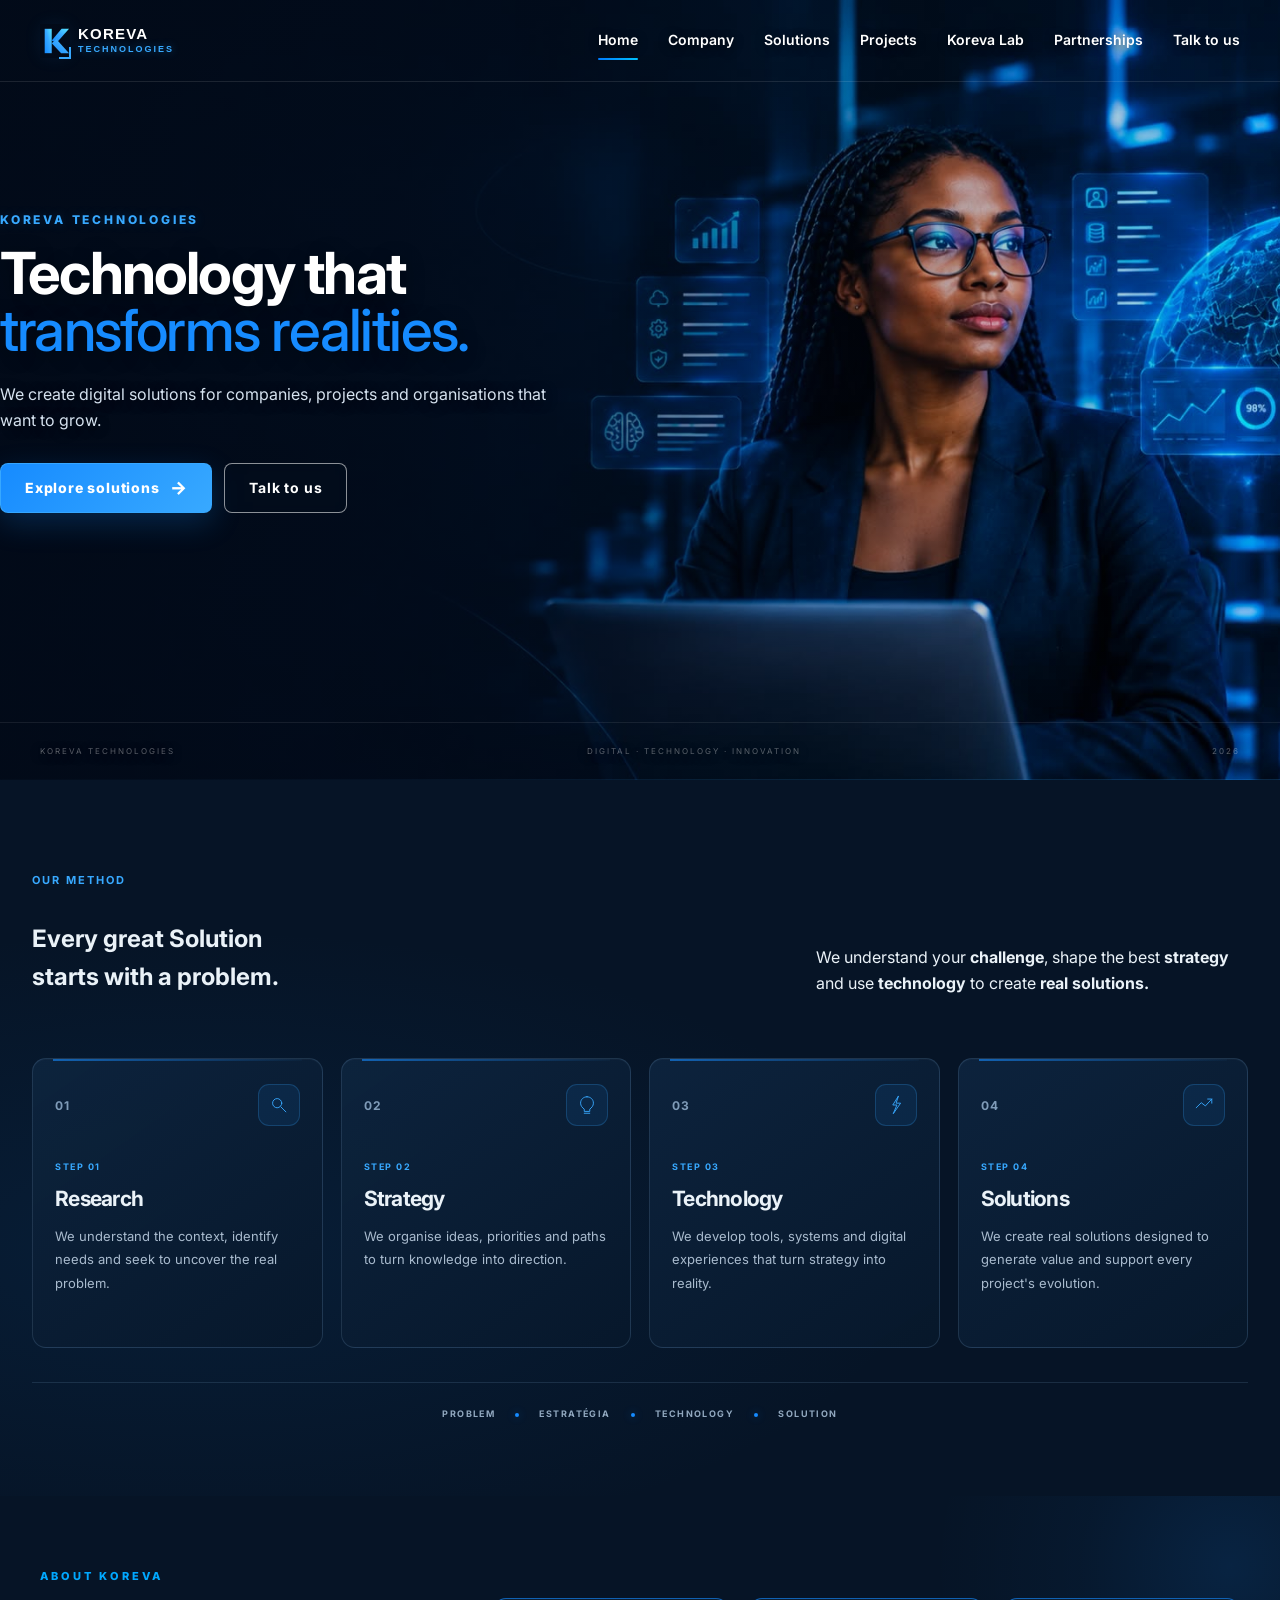
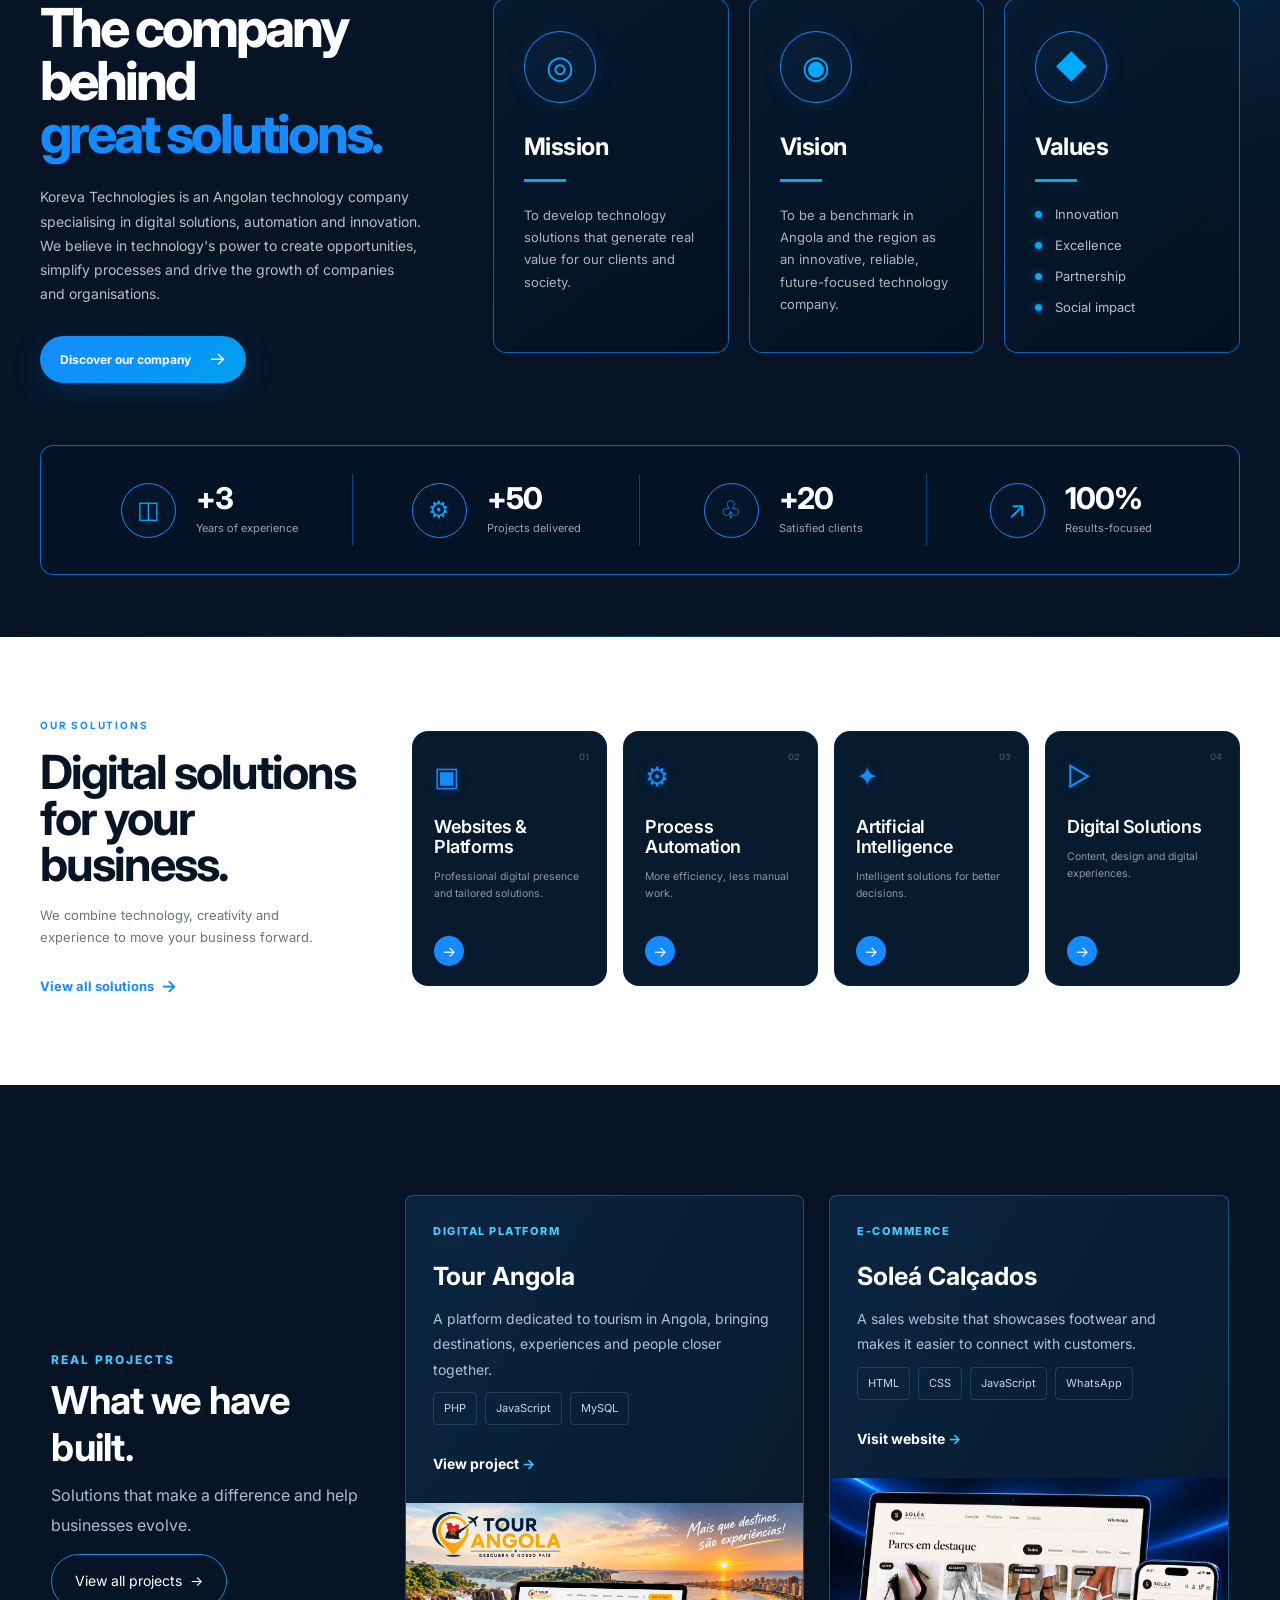
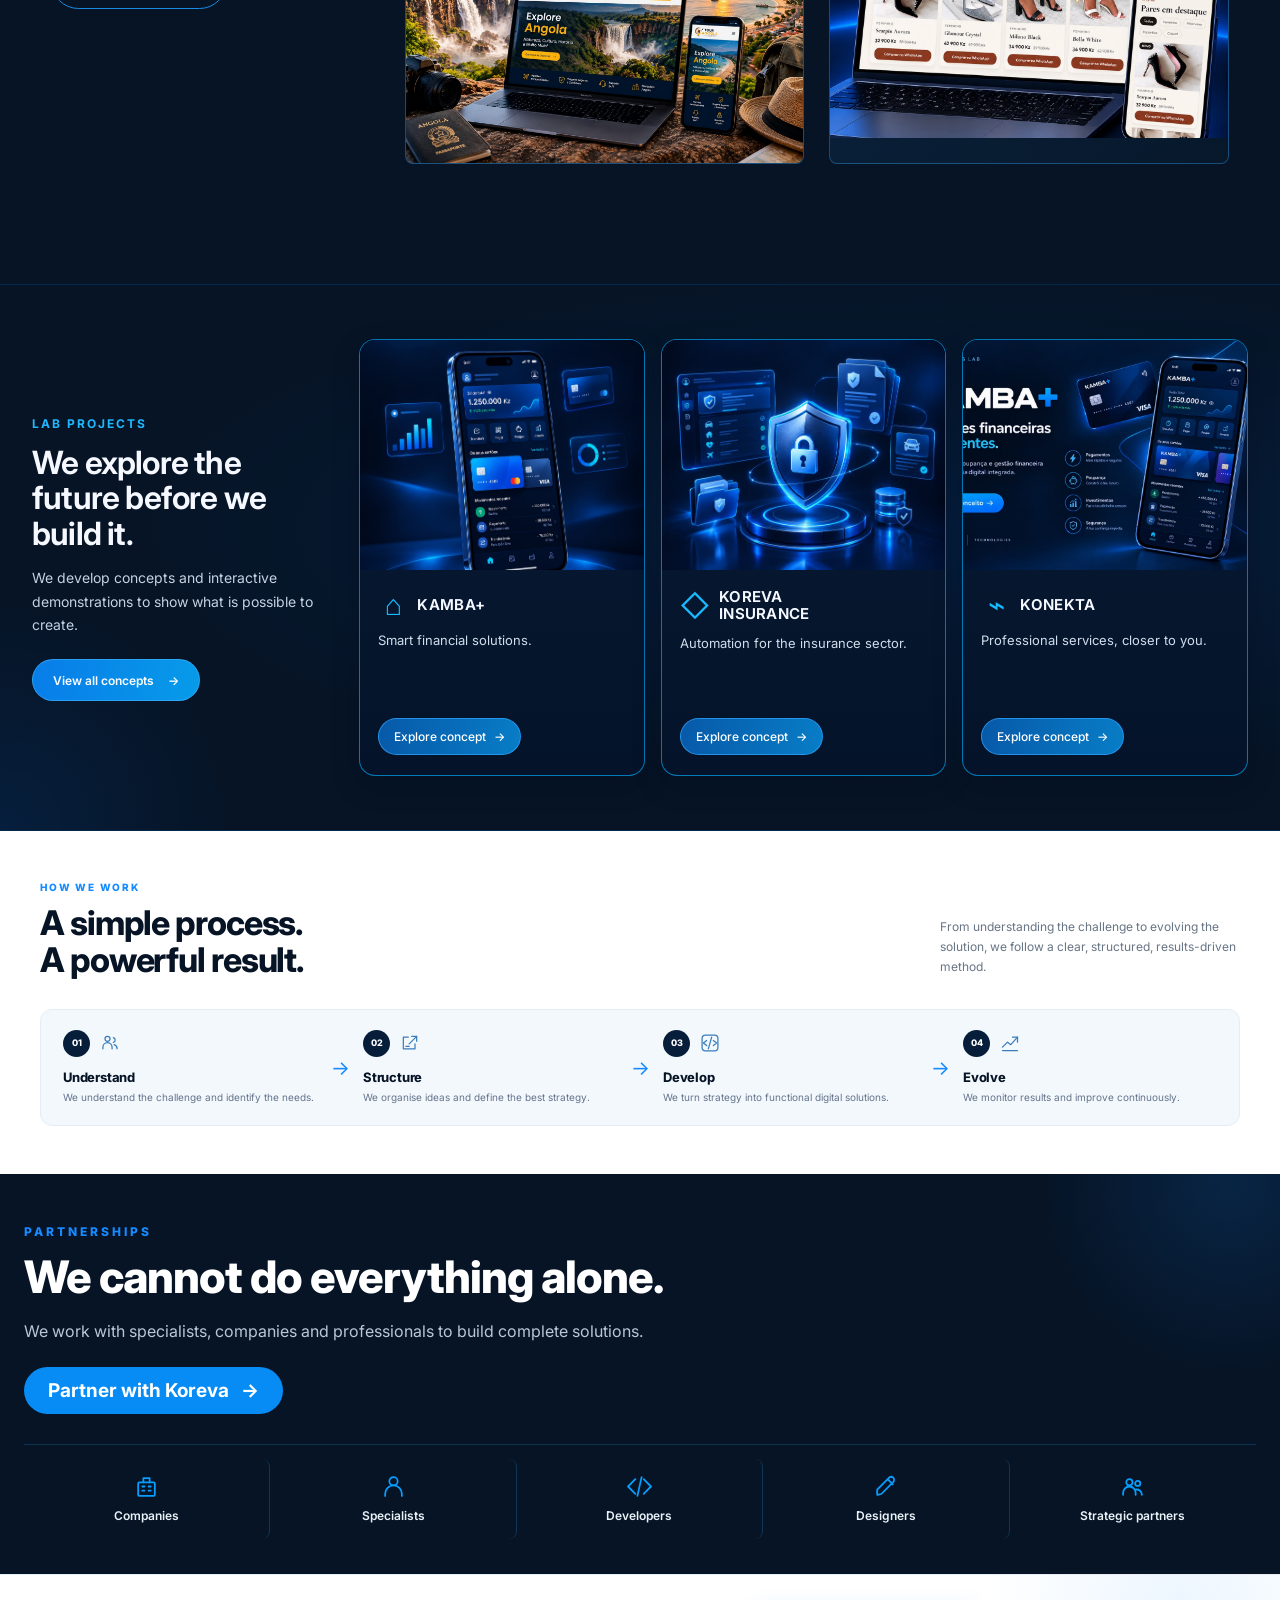
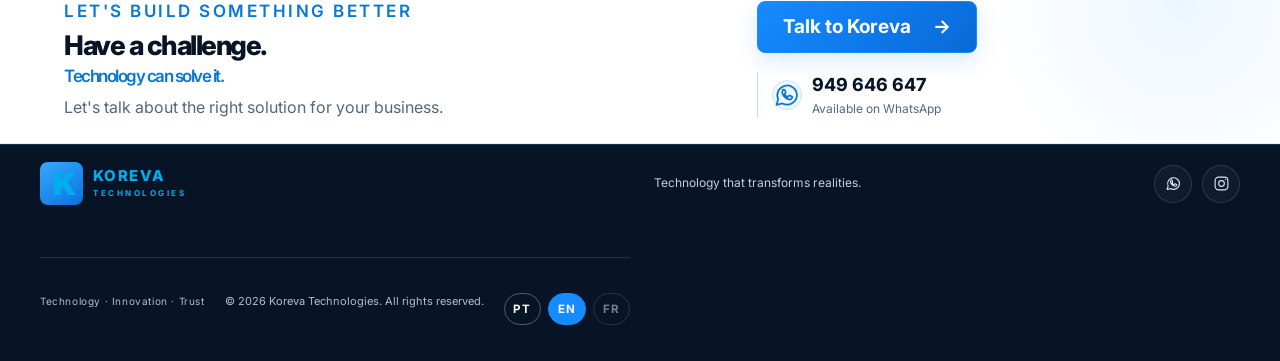
<file: en/index.html>
<!DOCTYPE html>
<html lang="en">

<head>

    <meta charset="UTF-8">

    <meta
        name="viewport"
        content="width=device-width, initial-scale=1.0">

    <meta
        name="description"
        content="Koreva Technologies — technology, automation, digital development and business solutions in Angola.">

    <meta
        name="keywords"
        content="Koreva Technologies, technology Angola, web development Angola, automation, artificial intelligence, websites, digital solutions">

    <meta
        name="author"
        content="Koreva Technologies">

    <meta
        name="robots"
        content="index, follow">

    <meta
        name="theme-color"
        content="#061426">

    <title>
        Koreva Technologies | Technology that transforms realities
    </title>

    <link
        rel="icon"
        href="../images/logo/logo-koreva.png">

    <link rel="preconnect" href="https://fonts.googleapis.com">
    <link rel="preconnect" href="https://fonts.gstatic.com" crossorigin>
    <link href="https://fonts.googleapis.com/css2?family=Inter:wght@400;500;600;700;800;900&display=swap" rel="stylesheet">

    <link
        rel="stylesheet"
        href="../css/styles.css">

    <link
        rel="stylesheet"
        href="styles.css">

    <link rel="alternate" hreflang="pt-AO" href="../index.html">
    <link rel="alternate" hreflang="en" href="index.html">
    <link rel="alternate" hreflang="x-default" href="../index.html">

</head>
<body>


    <!-- =====================================================
         HEADER
    ====================================================== -->

    <header
        class="site-header"
        id="siteHeader">

        <div class="container header-inner">

            
            <a
    href="#inicio"
    class="logo koreva-brand"
    aria-label="Koreva Technologies">

    <!-- SÍMBOLO K -->
    <span class="koreva-mark" aria-hidden="true">

        <svg
            class="koreva-k-symbol"
            viewBox="0 0 64 64"
            xmlns="http://www.w3.org/2000/svg"
        >

            <defs>

                <linearGradient
                    id="korevaKGradient"
                    x1="0"
                    y1="1"
                    x2="1"
                    y2="0"
                >
                    <stop
                        offset="0%"
                        stop-color="#168BFF"
                    />

                    <stop
                        offset="55%"
                        stop-color="#38A9FF"
                    />

                    <stop
                        offset="100%"
                        stop-color="#55E6FF"
                    />

                </linearGradient>

            </defs>

            <!-- HASTE -->
            <path
                d="M10 6 H25 V58 H10 Z"
                fill="url(#korevaKGradient)"
            />

            <!-- BRAÇO SUPERIOR -->
            <path
                d="M25 31 L46 6 H62 L35 36 Z"
                fill="url(#korevaKGradient)"
            />

            <!-- BRAÇO INFERIOR -->
            <path
                d="M35 28 L62 58 H45 L25 37 Z"
                fill="url(#korevaKGradient)"
            />

        </svg>

    </span>


    <!-- NOME DA MARCA -->
    <span class="koreva-wordmark">

        <span class="koreva-name">
            KOREVA
        </span>

        <span class="koreva-subname">
            TECHNOLOGIES
        </span>

    </span>

</a>
    


            <button
                class="menu-toggle"
                id="menuToggle"
                aria-label="Open menu">

                <span></span>
                <span></span>
                <span></span>

            </button>


            <nav
                class="main-navigation"
                id="mainNavigation">

                <a href="#inicio">
                    Home
                </a>

                <a href="#empresa">
                    Company
                </a>

                <a href="#solucoes">
                    Solutions
                </a>

                <a href="#projetos">
                    Projects
                </a>

                <a href="#lab">
                    Koreva Lab
                </a>

                <a href="#parcerias">
                    Partnerships
                </a>

                <a
                    href="#contacto"
                    class="nav-contact">

                    Talk to us

                </a>

            </nav>

        </div>

    </header>



    <main>


        <!-- =================================================
     HERO
================================================== -->

<section class="hero" id="inicio">

    <!-- IMAGEM / FUNDO DO HERO -->
    <div class="hero-background"></div>

    <!-- SOBREPOSIÇÃO ESCURA PARA GARANTIR LEITURA -->
    <div class="hero-overlay"></div>

    <div class="container hero-content">

        <div class="hero-text">

            <span class="eyebrow">
                KOREVA TECHNOLOGIES
            </span>

            <h1> 
            Technology that
            <span>transforms realities.</span>
            </h1>

            <p>
                We create digital solutions for companies, projects and organisations that want to grow.
            </p>

            <div class="hero-actions">

                <a
                    href="#solucoes"
                    class="btn btn-primary"
                >
                    Explore solutions
                    <span>→</span>
                </a>

                <a
                    href="#contacto"
                    class="btn btn-secondary"
                >
                    Talk to us
                </a>

            </div>

        </div>

    </div>

    <!-- INDICADOR INFERIOR -->
    <div class="hero-bottom">

        <span>
            KOREVA TECHNOLOGIES
        </span>

        <span>
            DIGITAL · TECHNOLOGY · INNOVATION
        </span>

        <span>
            2026
        </span>

    </div>

</section>




       <!-- =================================================
     01 — O NOSSO MÉTODO
================================================== -->

<section
class="section method-section"
id="metodo"
>

<div class="container method-container">

    <!-- =================================================
         CABEÇALHO
    ================================================== -->

    <div class="method-heading">

        <div class="method-heading-top">

            <span class="method-number">
                01
            </span>

            <span class="method-eyebrow">
                OUR METHOD
            </span>

        </div>

        <span class="method-system">
            KOREVA TECHNOLOGIES
        </span>

    </div>


    <!-- =================================================
         INTRODUÇÃO
    ================================================== -->

    <div class="method-intro">

        <div class="method-intro-main">

            <h2>

                Every great
                <strong>
                    Solution
                </strong>

                <br>

                starts with a
                <strong>
                    problem.
                </strong>

            </h2>

        </div>


        <div class="method-intro-text">

            <span class="method-intro-line"></span>

            <p>
                We understand your
                <strong>challenge</strong>,
                shape the best
                <strong>strategy</strong>
                and use
                <strong>technology</strong>
                to create
                <strong>real solutions.</strong>
            </p>

        </div>

    </div>


    <!-- =================================================
         PROCESSO
    ================================================== -->

    <div class="method-flow">


        <!-- =================================================
             01 — PESQUISA
        ================================================== -->

        <article class="method-flow-item">

            <div class="method-flow-marker">

                <span class="method-flow-number">
                    01
                </span>

                <div class="method-flow-icon">

                    <svg
                        viewBox="0 0 48 48"
                        aria-hidden="true"
                    >

                        <circle
                            cx="20"
                            cy="20"
                            r="10"
                        />

                        <line
                            x1="28"
                            y1="28"
                            x2="39"
                            y2="39"
                        />

                    </svg>

                </div>

            </div>


            <div class="method-flow-content">

                <span class="method-flow-label">
                    STEP 01
                </span>

                <h3>
                    Research
                </h3>

                <p>
                    We understand the context, identify needs and seek to uncover the real problem.
                </p>

            </div>

        </article>


        <!-- =================================================
             02 — ESTRATÉGIA
        ================================================== -->

        <article class="method-flow-item">

            <div class="method-flow-marker">

                <span class="method-flow-number">
                    02
                </span>

                <div class="method-flow-icon">

                    <svg
                        viewBox="0 0 48 48"
                        aria-hidden="true"
                    >

                        <path
                            d="M24 6
                               C16 6 10 12 10 20
                               C10 26 14 30 18 33
                               V38
                               H30
                               V33
                               C34 30 38 26 38 20
                               C38 12 32 6 24 6Z"
                        />

                        <line
                            x1="18"
                            y1="42"
                            x2="30"
                            y2="42"
                        />

                    </svg>

                </div>

            </div>


            <div class="method-flow-content">

                <span class="method-flow-label">
                    STEP 02
                </span>

                <h3>
                    Strategy
                </h3>

                <p>
                    We organise ideas, priorities and paths to turn knowledge into direction.
                </p>

            </div>

        </article>


        <!-- =================================================
             03 — TECNOLOGIA
        ================================================== -->

        <article class="method-flow-item">

            <div class="method-flow-marker">

                <span class="method-flow-number">
                    03
                </span>

                <div class="method-flow-icon">

                    <svg
                        viewBox="0 0 48 48"
                        aria-hidden="true"
                    >

                        <path
                            d="M29 5
                               L17 24
                               H26
                               L18 43
                               L34 20
                               H25
                               Z"
                        />

                    </svg>

                </div>

            </div>


            <div class="method-flow-content">

                <span class="method-flow-label">
                    STEP 03
                </span>

                <h3>
                    Technology
                </h3>

                <p>
                    We develop tools, systems and digital experiences that turn strategy into reality.
                </p>

            </div>

        </article>


        <!-- =================================================
             04 — SOLUÇÕES
        ================================================== -->

        <article class="method-flow-item">

            <div class="method-flow-marker">

                <span class="method-flow-number">
                    04
                </span>

                <div class="method-flow-icon">

                    <svg
                        viewBox="0 0 48 48"
                        aria-hidden="true"
                    >

                        <path
                            d="M7 30
                               L18 19
                               L27 26
                               L41 11"
                        />

                        <path
                            d="M32 11
                               H41
                               V20"
                        />

                    </svg>

                </div>

            </div>


            <div class="method-flow-content">

                <span class="method-flow-label">
                    STEP 04
                </span>

                <h3>
                    Solutions
                </h3>

                <p>
                    We create real solutions designed to generate value and support every project's evolution.
                </p>

            </div>

        </article>


    </div>


    <!-- =================================================
         ASSINATURA
    ================================================== -->

    <div class="method-footer">

        <span>
            PROBLEM
        </span>

        <i></i>

        <span>
            ESTRATÉGIA
        </span>

        <i></i>

        <span>
            TECHNOLOGY
        </span>

        <i></i>

        <span>
            SOLUTION
        </span>

    </div>

</div>

</section>

<!-- =========================================================
     02 — EMPRESA
========================================================= -->

<section
    class="section company-section"
    id="empresa"
>

    <div class="container company-container">


        <!-- =====================================================
             CONTEÚDO PRINCIPAL
        ====================================================== -->

        <div class="company-main">


            <!-- =================================================
                 LADO ESQUERDO
            ================================================== -->

            <div class="company-about">

                <span class="company-about-label">
                    ABOUT KOREVA
                </span>

                <h2>
                    The company behind
                    <span>great solutions.</span>
                </h2>

                <p>
                    Koreva Technologies is an Angolan technology company specialising in digital solutions, automation and innovation. We believe in technology's power to create opportunities, simplify processes and drive the growth of companies and organisations.
                </p>

                <a href="#empresa" class="company-button">
                    <span>Discover our company</span>
                    <strong>→</strong>
                </a>

            </div>


            <!-- =================================================
                 LADO DIREITO — MISSÃO / VISÃO / VALORES
            ================================================== -->

            <div class="company-cards">


                <!-- =================================================
                     MISSÃO
                ================================================== -->

                <article class="company-card">

                    <div class="company-card-icon">

                        <span class="icon-target">
                            ◎
                        </span>

                    </div>

                    <h3>
                        Mission
                    </h3>

                    <div class="company-card-line"></div>

                    <p>
                        To develop technology solutions that generate real value for our clients and society.
                    </p>

                </article>


                <!-- =================================================
                     VISÃO
                ================================================== -->

                <article class="company-card">

                    <div class="company-card-icon">

                        <span class="icon-eye">
                            ◉
                        </span>

                    </div>

                    <h3>
                        Vision
                    </h3>

                    <div class="company-card-line"></div>

                    <p>
                        To be a benchmark in Angola and the region as an innovative, reliable, future-focused technology company.
                    </p>

                </article>


                <!-- =================================================
                     VALORES
                ================================================== -->

                <article class="company-card">

                    <div class="company-card-icon">

                        <span class="icon-diamond">
                            ◆
                        </span>

                    </div>

                    <h3>
                        Values
                    </h3>

                    <div class="company-card-line"></div>

                    <ul class="company-values-list">

                        <li>
                            Innovation
                        </li>

                        <li>
                            Excellence
                        </li>

                        <li>
                            Partnership
                        </li>

                        <li>
                            Social impact
                        </li>

                    </ul>

                </article>

            </div>

        </div>


        <!-- =====================================================
             INDICADORES / ESTATÍSTICAS
        ====================================================== -->

        <div class="company-stats">


            <!-- =================================================
                 EXPERIÊNCIA
            ================================================== -->

            <div class="company-stat">

                <div class="company-stat-icon">
                    ◫
                </div>

                <div class="company-stat-info">

                    <strong>
                        +3
                    </strong>

                    <span>
                        Years of experience
                    </span>

                </div>

            </div>


            <!-- =================================================
                 PROJETOS
            ================================================== -->

            <div class="company-stat">

                <div class="company-stat-icon">
                    ⚙
                </div>

                <div class="company-stat-info">

                    <strong>
                        +50
                    </strong>

                    <span>
                        Projects delivered
                    </span>

                </div>

            </div>


            <!-- =================================================
                 CLIENTES
            ================================================== -->

            <div class="company-stat">

                <div class="company-stat-icon">
                    ♧
                </div>

                <div class="company-stat-info">

                    <strong>
                        +20
                    </strong>

                    <span>
                        Satisfied clients
                    </span>

                </div>

            </div>


            <!-- =================================================
                 RESULTADOS
            ================================================== -->

            <div class="company-stat">

                <div class="company-stat-icon">
                    ↗
                </div>

                <div class="company-stat-info">

                    <strong>
                        100%
                    </strong>

                    <span>
                        Results-focused
                    </span>

                </div>

            </div>

        </div>

    </div>

</section>

        <!-- =================================================
     SOLUÇÕES
================================================== -->

<section
class="section solutions-section"
id="solucoes">

<div class="container">

    <div class="solutions-layout">

        <!-- =========================================
             TEXTO À ESQUERDA
        ========================================== -->

        <div class="solutions-intro">

            <span class="solutions-intro-eyebrow">
                OUR SOLUTIONS
            </span>

            <h2>
                Digital solutions for your business.
            </h2>

            <p>
                We combine technology, creativity and experience to move your business forward.
            </p>

            <a
                href="#contacto"
                class="solutions-intro-link">

                View all solutions
                <span>→</span>

            </a>

        </div>


        <!-- =========================================
             CARDS À DIREITA
        ========================================== -->

        <div class="solutions-cards">

            <!-- CARD 01 -->

            <article
                class="solutions-card"
                data-service-target="contacto">

                <span class="solutions-card-number">
                    01
                </span>

                <div class="solutions-card-icon">
                    <span>▣</span>
                </div>

                <h3>
                    Websites & Platforms
                </h3>

                <p>
                    Professional digital presence and tailored solutions.
                </p>

                <a
                    href="#contacto"
                    class="solutions-card-arrow"
                    aria-label="Explore solution">

                    →

                </a>

            </article>


            <!-- CARD 02 -->

            <article
                class="solutions-card"
                data-service-target="contacto">

                <span class="solutions-card-number">
                    02
                </span>

                <div class="solutions-card-icon">
                    <span>⚙</span>
                </div>

                <h3>
                    Process Automation
                </h3>

                <p>
                    More efficiency, less manual work.
                </p>

                <a
                    href="#contacto"
                    class="solutions-card-arrow"
                    aria-label="Explore solution">

                    →

                </a>

            </article>


            <!-- CARD 03 -->

            <article
                class="solutions-card"
                data-service-target="contacto">

                <span class="solutions-card-number">
                    03
                </span>

                <div class="solutions-card-icon">
                    <span>✦</span>
                </div>

                <h3>
                    Artificial Intelligence
                </h3>

                <p>
                    Intelligent solutions for better decisions.
                </p>

                <a
                    href="#contacto"
                    class="solutions-card-arrow"
                    aria-label="Explore solution">

                    →

                </a>

            </article>


            <!-- CARD 04 -->

            <article
                class="solutions-card"
                data-service-target="contacto">

                <span class="solutions-card-number">
                    04
                </span>

                <div class="solutions-card-icon">
                    <span>▷</span>
                </div>

                <h3>
                    Digital Solutions
                </h3>

                <p>
                    Content, design and digital experiences.
                </p>

                <a
                    href="#contacto"
                    class="solutions-card-arrow"
                    aria-label="Explore solution">

                    →

                </a>

            </article>

        </div>

    </div>

</div>

</section>



        
<!-- =================================================
     PROJETOS REAIS — KOREVA TECHNOLOGIES
================================================== -->

<section class="section projects-section" id="projetos">
    <div class="container">

        <div class="projects-real-row">

            <!-- TEXTO À ESQUERDA -->
            <div class="projects-real-intro">

                <span class="projects-real-label">
                    REAL PROJECTS
                </span>

                <h2>What we have built.</h2>

                <p>
                    Solutions that make a difference and help businesses evolve.
                </p>

                <a href="#projetos" class="projects-real-button">
                    View all projects <span>→</span>
                </a>

            </div>

            <!-- CARTÕES À DIREITA -->
            <div class="projects-real-grid">

                <!-- TOUR ANGOLA -->
                <article class="projects-real-card">

                    <div class="projects-real-content">

                        <span class="projects-real-category">
                            DIGITAL PLATFORM
                        </span>

                        <h3>Tour Angola</h3>

                        <p>
                            A platform dedicated to tourism in Angola, bringing destinations, experiences and people closer together.
                        </p>

                        <div class="project-tech">
                            <span>PHP</span>
                            <span>JavaScript</span>
                            <span>MySQL</span>
                        </div>

                        <a href="#projetos" class="projects-real-link">
                            View project <span>→</span>
                        </a>

                    </div>

                    
<div class="projects-real-image">
    <a
        href="../images/projects/tour-angola.jpg"
        target="_blank"
        rel="noopener noreferrer"
        aria-label="Expand Tour Angola project image"
    >
        <img
            src="../images/projects/tour-angola.jpg"
            alt="Tour Angola project"
            loading="lazy"
        >
    </a>
</div>

                </article>

                <!-- SOLEÁ CALÇADOS -->
                <article class="projects-real-card">

                    <div class="projects-real-content">

                        <span class="projects-real-category">
                            E-COMMERCE
                        </span>

                        <h3>Soleá Calçados</h3>

                        <p>
                            A sales website that showcases footwear and makes it easier to connect with customers.
                        </p>

                        <div class="project-tech">
                            <span>HTML</span>
                            <span>CSS</span>
                            <span>JavaScript</span>
                            <span>WhatsApp</span>
                        </div>

                        <a
    href="https://fabio181260.github.io/solea-calcados/"
    class="projects-real-link"
    target="_blank"
    rel="noopener noreferrer"
>
    Visit website <span>→</span>
</a>

                    </div>

                    <div class="projects-real-image">
                        <img
                            src="../images/projects/solea-calcados.jpg"
                            alt="Soleá Footwear project"
                            loading="lazy"
                        >
                    </div>

                </article>

            </div>
        </div>

    </div>
</section>



<!-- KOREVA LAB -->
<section class="section lab-section" id="lab">
    <div class="container lab-container">

        <!-- TEXTO À ESQUERDA -->
        <div class="lab-intro">
            <span class="lab-eyebrow">LAB PROJECTS</span>

            <h2>We explore the future before we build it.</h2>

            <p>
                We develop concepts and interactive demonstrations to show what is possible to create.
            </p>

            <a href="#lab" class="lab-all-button">
                View all concepts <span>→</span>
            </a>
        </div>

        <!-- CARTÕES À DIREITA -->
        <div class="lab-grid">

            <!-- KOREVA BANKING -->
            <article class="lab-card">
                <div class="lab-card-copy">
                    <div class="lab-card-heading">
                        <span class="lab-icon">⌂</span>
                        <h3>KAMBA+</h3>
                    </div>

                    <p>Smart financial solutions.</p>

                    <button
                        type="button"
                        class="lab-button"
                        data-concept="kamba">
                        Explore concept <span>→</span>
                    </button>
                </div>

                <div class="lab-card-visual">
                    <img
                        src="../images/lab/koreva-banking.png"
                        alt="Koreva Banking platform visual demonstration">
                </div>
            </article>

            <!-- KOREVA INSURANCE -->
            <article class="lab-card">
                <div class="lab-card-copy">
                    <div class="lab-card-heading">
                        <span class="lab-icon">◇</span>
                        <h3>KOREVA<br>INSURANCE</h3>
                    </div>

                    <p>Automation for the insurance sector.</p>

                    <button
                        type="button"
                        class="lab-button"
                        data-concept="insurance">
                        Explore concept <span>→</span>
                    </button>
                </div>

                <div class="lab-card-visual">
                    <img
                        src="../images/lab/koreva-insurance.png"
                        alt="Koreva Insurance platform visual demonstration">
                </div>
            </article>

            <!-- KONEKTA — PROFESSIONAL SERVICES MARKETPLACE -->
            <article class="lab-card">
                <div class="lab-card-copy">
                    <div class="lab-card-heading">
                        <span class="lab-icon">⌁</span>
                        <h3>KONEKTA</h3>
                    </div>

                    <p>Professional services, closer to you.</p>

                    <a
                        class="lab-button"
                        href="../konekta/index.html">
                        Explore concept <span aria-hidden="true">→</span>
                    </a>
                </div>

                <div class="lab-card-visual">
                    <img
                        src="../images/lab/v.png"
                        alt="KONEKTA professional services marketplace preview">
                </div>
            </article>

        </div>
    </div>
</section>

        

<!-- =================================================
     COMO TRABALHAMOS — KOREVA TECHNOLOGIES
================================================== -->
<section class="section process-section" id="processo">

    <div class="container">

        <div class="process-heading">
            <div class="process-heading-copy">
                <span class="process-eyebrow">
                    HOW WE WORK
                </span>

                <h2>
                    A simple process.<br>
                    A powerful result.
                </h2>
            </div>

            <p class="process-intro">
                From understanding the challenge to evolving the solution, we follow a clear, structured, results-driven method.
            </p>
        </div>

        <div class="process-grid">

            <!-- ETAPA 01 -->
            <article class="process-item">

                <div class="process-step-top">
                    <span class="process-number">01</span>

                    <span class="process-icon" aria-hidden="true">
                        <svg viewBox="0 0 24 24">
                            <circle cx="9" cy="7" r="3"/>
                            <path d="M3.5 19v-2a5.5 5.5 0 0 1 11 0v2"/>
                            <path d="M16 5.5a3 3 0 0 1 0 5.8"/>
                            <path d="M17 14a5 5 0 0 1 3.5 4.8"/>
                        </svg>
                    </span>
                </div>

                <h3>Understand</h3>

                <p>
                    We understand the challenge and identify the needs.
                </p>

            </article>

            <span class="process-connector" aria-hidden="true">→</span>

            <!-- ETAPA 02 -->
            <article class="process-item">

                <div class="process-step-top">
                    <span class="process-number">02</span>

                    <span class="process-icon" aria-hidden="true">
                        <svg viewBox="0 0 24 24">
                            <path d="M14 4h6v6"/>
                            <path d="M20 4 11 13"/>
                            <path d="M18 13v6H4V5h6"/>
                            <path d="M7 16h4"/>
                        </svg>
                    </span>
                </div>

                <h3>Structure</h3>

                <p>
                    We organise ideas and define the best strategy.
                </p>

            </article>

            <span class="process-connector" aria-hidden="true">→</span>

            <!-- ETAPA 03 -->
            <article class="process-item">

                <div class="process-step-top">
                    <span class="process-number">03</span>

                    <span class="process-icon" aria-hidden="true">
                        <svg viewBox="0 0 24 24">
                            <path d="M8 9 4 12l4 3"/>
                            <path d="m16 9 4 3-4 3"/>
                            <path d="m14 5-4 14"/>
                            <rect x="2.5" y="2.5"
                                  width="19" height="19" rx="4"/>
                        </svg>
                    </span>
                </div>

                <h3>Develop</h3>

                <p>
                    We turn strategy into functional digital solutions.
                </p>

            </article>

            <span class="process-connector" aria-hidden="true">→</span>

            <!-- ETAPA 04 -->
            <article class="process-item">

                <div class="process-step-top">
                    <span class="process-number">04</span>

                    <span class="process-icon" aria-hidden="true">
                        <svg viewBox="0 0 24 24">
                            <path d="M3 17l6-6 4 3 8-9"/>
                            <path d="M15 5h6v6"/>
                            <path d="M3 21h18"/>
                        </svg>
                    </span>
                </div>

                <h3>Evolve</h3>

                <p>
                    We monitor results and improve continuously.
                </p>

            </article>

        </div>

    </div>

</section>



<!-- =====================================================
     KOREVA TECHNOLOGIES — SECÇÃO DE PARCERIAS
===================================================== -->

<section class="partnership-section" id="parcerias">

    <div class="container partnership-container">

        <!-- INTRODUÇÃO -->
        <div class="partnership-intro">

            <span class="partnership-eyebrow">
                PARTNERSHIPS
            </span>

            <h2>We cannot do everything alone.</h2>

            <p>
                We work with specialists, companies and professionals to build complete solutions.
            </p>

            <button
                type="button"
                class="partnership-button"
                id="openPartnershipForm"
                aria-haspopup="dialog"
                aria-controls="partnershipFormModal"
            >
                <span class="partnership-button-text">
                    Partner with Koreva
                </span>

                <span aria-hidden="true">→</span>
            </button>

        </div>

        <!-- CINCO CATEGORIAS DE PARCEIROS -->
        <div class="partnership-list">

            <!-- EMPRESAS -->
            <div class="partnership-item">

                <svg viewBox="0 0 24 24" aria-hidden="true">
                    <rect x="4" y="8" width="16" height="13" rx="1"/>
                    <path d="M9 8V4h6v4M8 12h2m4 0h2m-8 4h2m4 0h2"/>
                </svg>

                <span>Companies</span>

            </div>

            <!-- ESPECIALISTAS -->
            <div class="partnership-item">

                <svg viewBox="0 0 24 24" aria-hidden="true">
                    <circle cx="12" cy="7" r="4"/>
                    <path d="M4 21v-2a8 8 0 0 1 16 0v2"/>
                </svg>

                <span>Specialists</span>

            </div>

            <!-- DESENVOLVEDORES -->
            <div class="partnership-item">

                <svg viewBox="0 0 24 24" aria-hidden="true">
                    <path d="m8 5-7 7 7 7M16 5l7 7-7 7M14 3l-4 18"/>
                </svg>

                <span>Developers</span>

            </div>

            <!-- DESIGNERS -->
            <div class="partnership-item">

                <svg viewBox="0 0 24 24" aria-hidden="true">
                    <path d="m14 5 5 5M4 20l4-.8L20 7a3 3 0 0 0-4-4L4 15z"/>
                </svg>

                <span>Designers</span>

            </div>

            <!-- PARCEIROS ESTRATÉGICOS -->
            <div class="partnership-item">

                <svg viewBox="0 0 24 24" aria-hidden="true">
                    <circle cx="9" cy="8" r="3"/>
                    <circle cx="17" cy="9" r="2.5"/>
                    <path d="M3 20v-2a6 6 0 0 1 12 0v2m0-5a5 5 0 0 1 6 5"/>
                </svg>

                <span>Strategic partners</span>

            </div>

        </div>

    </div>

</section>


<!-- =====================================================
     KOREVA TECHNOLOGIES — MODAL DE PARCERIAS
===================================================== -->

<div
    class="partnership-form-modal"
    id="partnershipFormModal"
    role="dialog"
    aria-modal="true"
    aria-labelledby="partnershipModalTitle"
    aria-hidden="true"
    hidden
>

    <div class="partnership-modal-content">

        <!-- BOTÃO DE FECHAR -->
        <button
            type="button"
            class="partnership-modal-close"
            id="closePartnershipForm"
            aria-label="Close form"
        >
            &times;
        </button>

        <!-- CONTEÚDO DO FORMULÁRIO -->
        <div class="partnership-form-container">

            <!-- CABEÇALHO -->
            <div class="partnership-form-heading">

                <span class="partnership-eyebrow">
                    LET'S COLLABORATE
                </span>

                <h2 id="partnershipModalTitle">
                    Let's build something
                    <span>extraordinary together.</span>
                </h2>

                <p>
                    We believe the best solutions are born from collaboration. Share your proposal and discover how we can build something meaningful together.
                </p>

            </div>

            <!-- FORMULÁRIO -->
            <form
                class="partnership-form"
                id="korevaPartnershipForm"
            >

                <div class="partnership-form-grid">

                    <!-- NOME COMPLETO -->
                    <div class="partnership-field">

                        <label for="partnerName">
                            Full name *
                        </label>

                        <input
                            type="text"
                            id="partnerName"
                            name="nome"
                            placeholder="Enter your name"
                            autocomplete="name"
                            required
                        >

                    </div>

                    <!-- EMPRESA OU ORGANIZAÇÃO -->
                    <div class="partnership-field">

                        <label for="partnerCompany">
                            Company or organisation
                        </label>

                        <input
                            type="text"
                            id="partnerCompany"
                            name="empresa"
                            placeholder="Company or organisation name"
                            autocomplete="organization"
                        >

                    </div>

                    <!-- ENDEREÇO DE E-MAIL -->
                    <div class="partnership-field">

                        <label for="partnerEmail">
                            Email address *
                        </label>

                        <input
                            type="email"
                            id="partnerEmail"
                            name="email"
                            placeholder="exemplo@email.com"
                            autocomplete="email"
                            required
                        >

                    </div>

                    <!-- TELEFONE / WHATSAPP -->
                    <div class="partnership-field">

                        <label for="partnerPhone">
                            Phone / WhatsApp *
                        </label>

                        <input
                            type="tel"
                            id="partnerPhone"
                            name="telefone"
                            placeholder="+244 9XX XXX XXX"
                            autocomplete="tel"
                            required
                        >

                    </div>

                    <!-- TIPO DE PARCERIA -->
                    <div class="partnership-field">

                        <label for="partnerType">
                            Partnership type *
                        </label>

                        <select
                            id="partnerType"
                            name="tipo_parceria"
                            required
                        >
                            <option value="">
                                Select an option
                            </option>

                            <option value="Empresa">
                                Company
                            </option>

                            <option value="Especialista">
                                Specialist
                            </option>

                            <option value="Desenvolvedor">
                                Developer
                            </option>

                            <option value="Designer">
                                Designer
                            </option>

                            <option value="Parceiro estratégico">
                                Strategic partner
                            </option>

                            <option value="Outro">
                                Other
                            </option>
                        </select>

                    </div>

                    <!-- ÁREA DE ATUAÇÃO -->
                    <div class="partnership-field">

                        <label for="partnerArea">
                            Area of activity
                        </label>

                        <input
                            type="text"
                            id="partnerArea"
                            name="area_atuacao"
                            placeholder="E.g. Technology, Marketing, Design"
                        >

                    </div>

                    <!-- PROPOSTA DE PARCERIA -->
                    <div class="partnership-field partnership-field-full">

                        <label for="partnerMessage">
                            Share your proposal *
                        </label>

                        <textarea
                            id="partnerMessage"
                            name="mensagem"
                            rows="5"
                            placeholder="Describe your experience, your proposal and how you would like to collaborate with Koreva Technologies."
                            required
                        ></textarea>

                    </div>

                </div>

                <!-- CONSENTIMENTO -->
                <div class="partnership-consent">

                    <input
                        type="checkbox"
                        id="partnerConsent"
                        name="consentimento"
                        value="sim"
                        required
                    >

                    <label for="partnerConsent">
                        I authorise Koreva Technologies to use the information provided to assess and respond to my partnership proposal.
                    </label>

                </div>

                <!-- BOTÕES DE ENVIO -->
                <div class="partnership-form-actions">

                    <button
                        type="submit"
                        class="partnership-submit-button"
                        id="partnershipEmailButton"
                    >
                        <span>Send by email</span>
                        <span aria-hidden="true">→</span>
                    </button>

                    <button
                        type="button"
                        class="partnership-whatsapp-button"
                        id="partnershipWhatsAppButton"
                    >
                        <span>Send via WhatsApp</span>
                        <span aria-hidden="true">↗</span>
                    </button>

                </div>

                <!-- MENSAGENS DE ESTADO -->
                <p
                    class="partnership-form-status"
                    id="partnershipFormStatus"
                    role="status"
                    aria-live="polite"
                ></p>

            </form>

        </div>

    </div>

</div>

<!-- =====================================================
     FIM DA SECÇÃO E DO MODAL DE PARCERIAS
===================================================== -->




        <!-- =====================================================
             MODAL KOREVA LAB
        ====================================================== -->

        <div
            class="concept-demo-modal"
            id="conceptDemoModal"
            aria-hidden="true">

            <div class="concept-demo-modal-content">

                <button
                    type="button"
                    class="concept-demo-close"
                    aria-label="Close demonstration">

                    ×

                </button>


                <div class="concept-system-nav"></div>


                <div class="concept-system-content"></div>

            </div>

        </div>


    </main>


<!-- =====================================================
     CONTACTO FINAL — KOREVA TECHNOLOGIES
===================================================== -->

<section class="footer-cta" id="contacto">

    <div class="container footer-cta-inner">

        <!-- MENSAGEM PRINCIPAL -->

        <div class="footer-cta-text">

            <span class="footer-cta-eyebrow">
                LET'S BUILD SOMETHING BETTER
            </span>

            <h2>
                Have a challenge.
                <span>Technology can solve it.</span>
            </h2>

            <p>
                Let's talk about the right solution for your business.
            </p>

        </div>


        <!-- ACÇÕES DE CONTACTO -->

        <div class="footer-cta-actions">

            <!-- BOTÃO PRINCIPAL -->

            <a
                href="https://wa.me/244949646647"
                class="footer-cta-button"
                target="_blank"
                rel="noopener noreferrer">

                <span>Talk to Koreva</span>

                <span
                    class="footer-cta-arrow"
                    aria-hidden="true">→</span>

            </a>


            <!-- CONTACTO WHATSAPP -->

            <a
                href="https://wa.me/244949646647"
                class="footer-whatsapp"
                target="_blank"
                rel="noopener noreferrer"
                aria-label="Contact Koreva on WhatsApp">

                <span
                    class="footer-whatsapp-icon"
                    aria-hidden="true">

                    <svg
                        viewBox="0 0 24 24"
                        fill="none"
                        stroke="currentColor"
                        stroke-width="1.6"
                        stroke-linecap="round"
                        stroke-linejoin="round">

                        <path d="M20.5 11.8a8.4 8.4 0 0 1-12.4 7.4L3 20.5l1.4-4.9A8.4 8.4 0 1 1 20.5 11.8Z"/>

                        <path d="M8.2 7.8c.3-.5.6-.5.9-.5h.5c.2 0 .4.1.5.4l.8 1.8c.1.2.1.4-.1.6l-.7.8c-.2.2-.2.4 0 .6.5.9 1.3 1.6 2.2 2.1.2.1.4.1.6-.1l.9-1c.2-.2.4-.2.6-.1l1.8.9c.2.1.3.3.3.5 0 .4-.2 1.1-.7 1.5-.5.5-1.3.7-2 .5-1-.2-2.2-.8-3.5-1.9-1.2-1-2-2.3-2.3-3.3-.3-1 .1-2.2.4-2.8Z"/>

                    </svg>

                </span>

                <span class="footer-whatsapp-text">

                    <strong>949 646 647</strong>

                    <small>Available on WhatsApp</small>

                </span>

            </a>

        </div>

    </div>

</section>


<!-- =====================================================
     FOOTER INSTITUCIONAL — KOREVA TECHNOLOGIES
===================================================== -->

<footer class="site-footer">

    <div class="container footer-main">

        <!-- LOGÓTIPO INSTITUCIONAL -->

        <a
            href="#inicio"
            class="footer-brand"
            aria-label="Koreva Technologies — Home">

            <span class="footer-logo-k">K</span>

            <span class="footer-logo-text">

                <strong>KOREVA</strong>

                <small>TECHNOLOGIES</small>

            </span>

        </a>


        <!-- ASSINATURA DA MARCA -->

        <p class="footer-tagline">
            Technology that transforms realities.
        </p>


        <!-- REDES SOCIAIS -->

        <div class="footer-socials">

            <!-- WHATSAPP -->

            <a
                href="https://wa.me/244949646647"
                target="_blank"
                rel="noopener noreferrer"
                aria-label="Koreva WhatsApp">

                <svg
                    viewBox="0 0 24 24"
                    aria-hidden="true">

                    <path d="M20.5 11.8a8.4 8.4 0 0 1-12.4 7.4L3 20.5l1.4-4.9A8.4 8.4 0 1 1 20.5 11.8Z"/>

                    <path d="M8.2 7.8c.3-.5.6-.5.9-.5h.5c.2 0 .4.1.5.4l.8 1.8c.1.2.1.4-.1.6l-.7.8c-.2.2-.2.4 0 .6.5.9 1.3 1.6 2.2 2.1.2.1.4.1.6-.1l.9-1c.2-.2.4-.2.6-.1l1.8.9c.2.1.3.3.3.5 0 .4-.2 1.1-.7 1.5-.5.5-1.3.7-2 .5-1-.2-2.2-.8-3.5-1.9-1.2-1-2-2.3-2.3-3.3-.3-1 .1-2.2.4-2.8Z"/>

                </svg>

            </a>


            <!-- INSTAGRAM OFICIAL -->

            <a
                href="https://www.instagram.com/koreva_technologies.ao/"
                target="_blank"
                rel="noopener noreferrer"
                aria-label="Koreva Technologies Instagram">

                <svg
                    viewBox="0 0 24 24"
                    aria-hidden="true">

                    <rect
                        x="3"
                        y="3"
                        width="18"
                        height="18"
                        rx="5"/>

                    <circle
                        cx="12"
                        cy="12"
                        r="4"/>

                    <path d="M17.5 6.5h.01"/>

                </svg>

            </a>

        </div>


        <!-- RODAPÉ INFERIOR -->

        <div class="footer-bottom">

            <span class="footer-location">
                Technology · Innovation · Trust
            </span>

            <p class="footer-copyright">
                © <span id="currentYear" data-current-year></span>
                Koreva Technologies. All rights reserved.
            </p>

        </div>

    </div>

</footer>



    <!-- =====================================================
         JAVASCRIPT
    ====================================================== -->

    <script src="../js/main.js"></script>
    <script src="localization.js"></script>

</body>

</html>
</file>
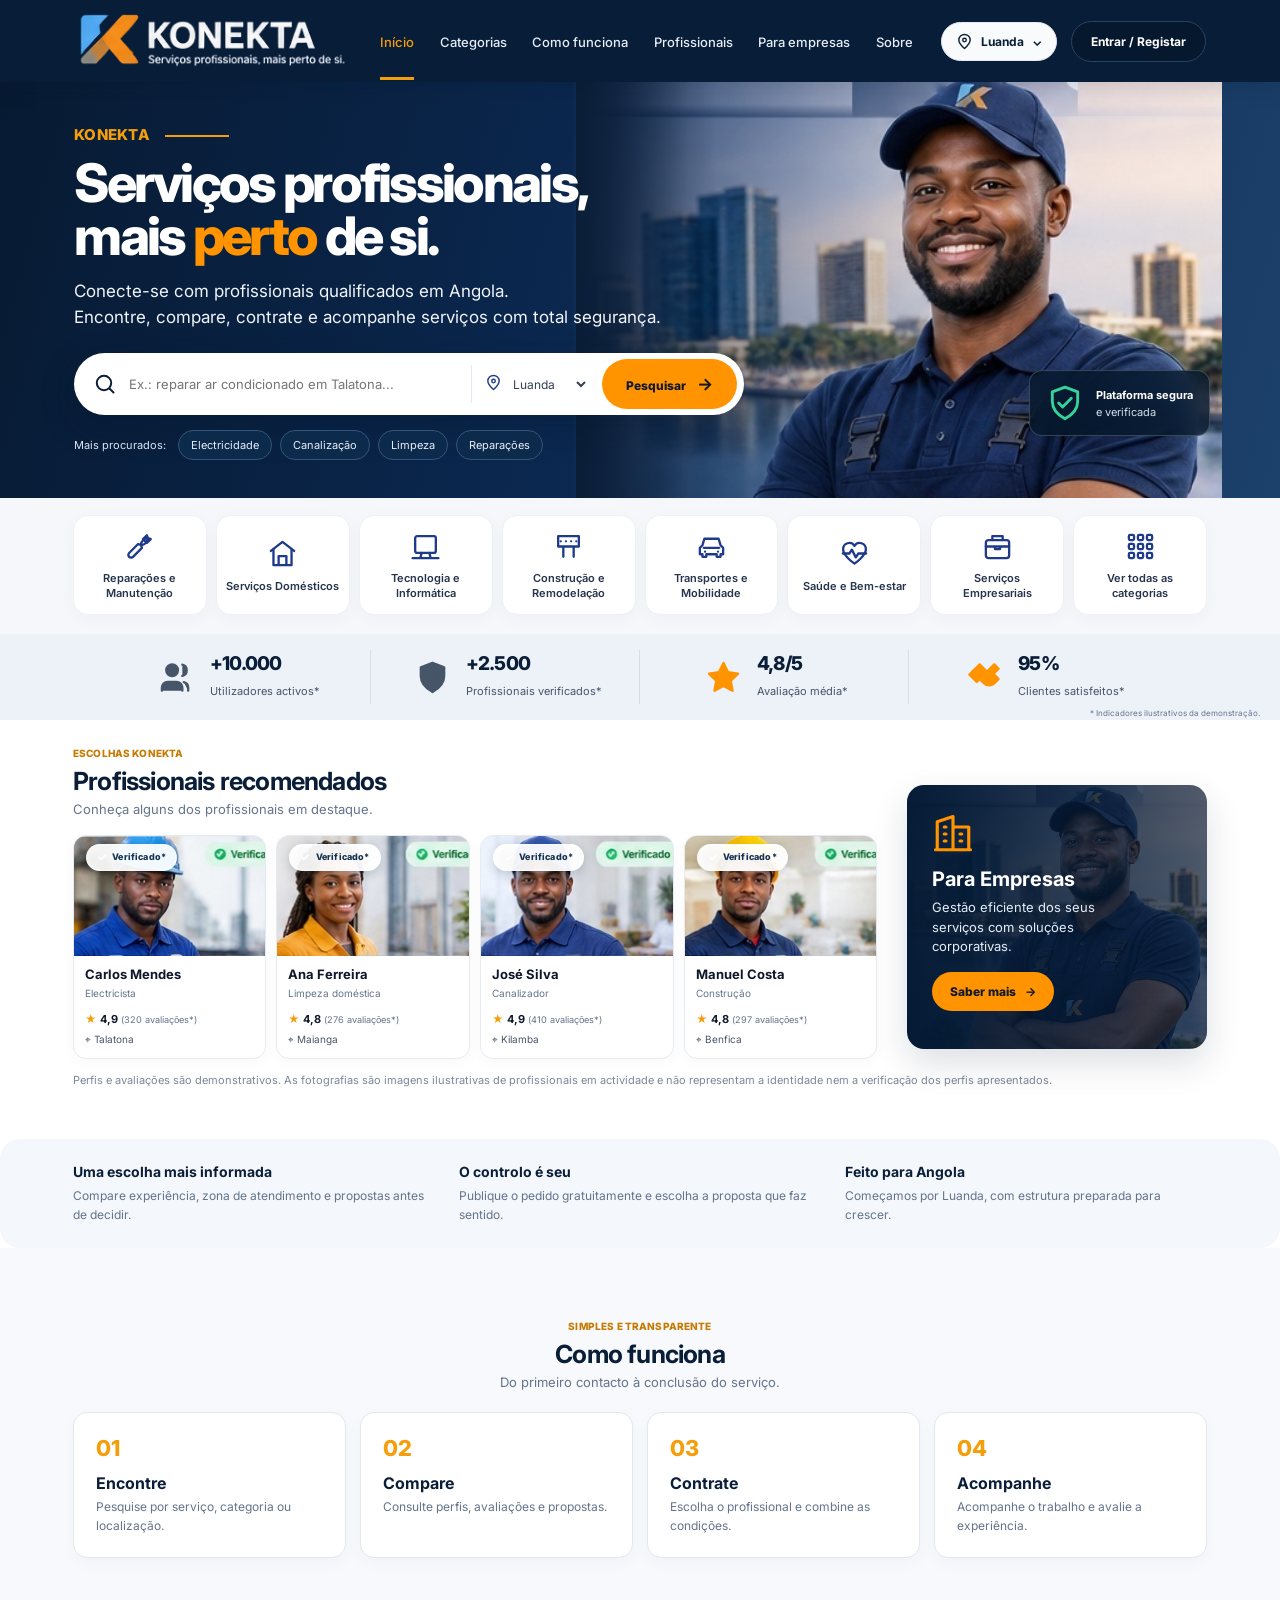
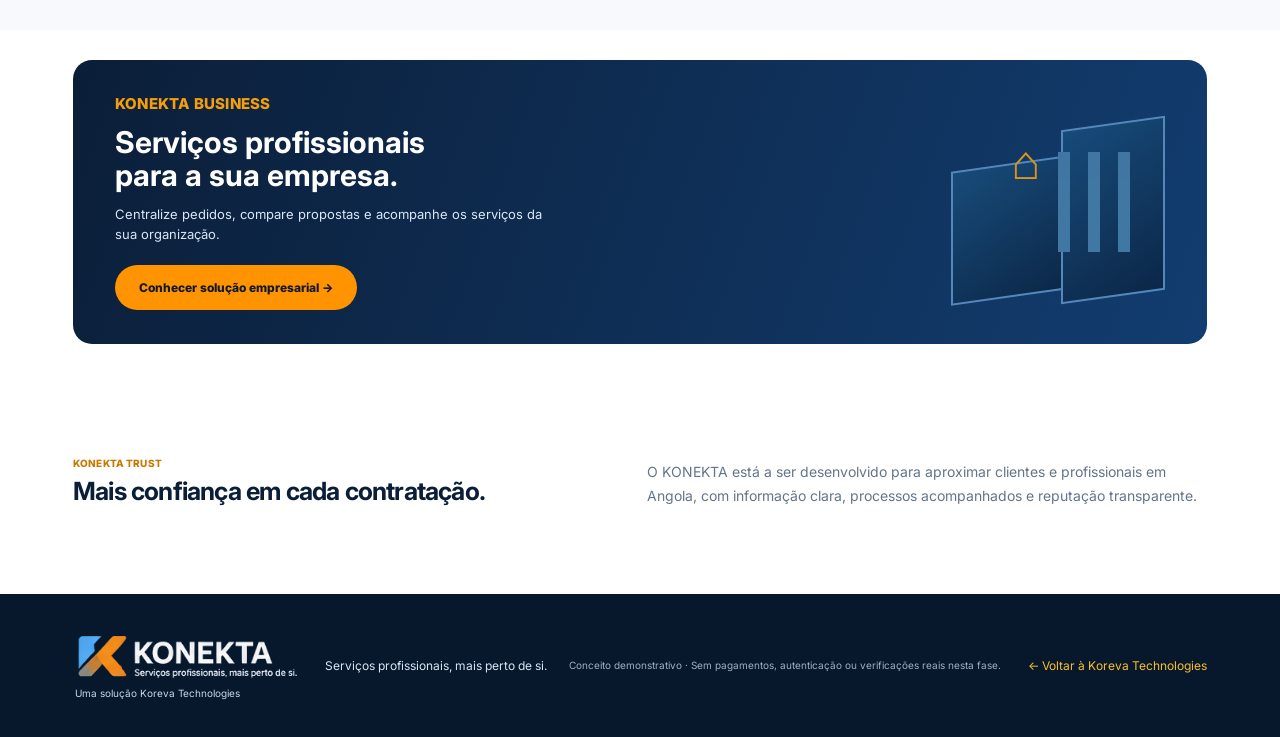
<file: konekta/index.html>
<!doctype html>
<html lang="pt-PT">
<head>
  <meta charset="utf-8">
  <meta name="viewport" content="width=device-width, initial-scale=1">
  <meta name="theme-color" content="#0B1E38">
  <meta name="description" content="KONEKTA — Serviços profissionais, mais perto de si. Encontre e compare profissionais em Angola.">
  <title>KONEKTA | Serviços profissionais, mais perto de si.</title>
  <link rel="preconnect" href="https://fonts.googleapis.com">
  <link rel="preconnect" href="https://fonts.gstatic.com" crossorigin>
  <link href="https://fonts.googleapis.com/css2?family=Inter:wght@400;500;600;700;800;900&display=swap" rel="stylesheet">
  <link rel="stylesheet" href="css/konekta.css">
  <link rel="stylesheet" href="css/konekta-visual.css">
<link rel="stylesheet" href="css/typography-unified.css">
</head>
<body>
  <header class="topbar">
    <a class="brand" href="#inicio" aria-label="KONEKTA início">
      <img class="brand-logo-image" src="assets/brand-konekta.png" alt="KONEKTA — Serviços profissionais, mais perto de si.">
    </a>
    <button class="menu-toggle" id="menuToggle" aria-label="Abrir menu" aria-expanded="false"><span></span><span></span><span></span></button>
    <nav class="main-nav" id="mainNav">
      <a class="active" href="#inicio">Início</a>
      <a href="#categorias">Categorias</a>
      <a href="#como-funciona">Como funciona</a>
      <a href="#profissionais">Profissionais</a>
      <a href="#empresas">Para empresas</a>
      <a href="#sobre">Sobre</a><a class="mobile-panel-link" href="cliente.html">Área do Cliente</a><a class="mobile-panel-link" href="profissional.html">Área do Profissional</a>
    </nav>
    <div class="top-actions">
      <span class="location-pill"><svg viewBox="0 0 24 24" aria-hidden="true"><path d="M20 10c0 5-8 12-8 12S4 15 4 10a8 8 0 1 1 16 0Z"/><circle cx="12" cy="10" r="2.5"/></svg><span>Luanda</span><b>⌄</b></span>
      <a class="login-link" href="cliente.html">Entrar / Registar</a>
    </div>
  </header>

  <main>
    <section class="hero" id="inicio">
      <div class="hero-glow"></div><div class="hero-visual" aria-hidden="true"></div>
      <div class="hero-content">
        <p class="eyebrow">KONEKTA <i></i></p>
        <h1>Serviços profissionais,<br>mais <em>perto</em> de si.</h1>
        <p class="hero-lead">Conecte-se com profissionais qualificados em Angola.<br>Encontre, compare, contrate e acompanhe serviços com total segurança.</p>
        <form class="search-bar" id="searchForm">
          <span class="search-icon" aria-hidden="true"><svg viewBox="0 0 24 24"><circle cx="11" cy="11" r="7.2"/><path d="m16.5 16.5 4 4"/></svg></span>
          <input id="serviceSearch" type="search" placeholder="Ex.: reparar ar condicionado em Talatona..." aria-label="Que serviço procura?">
          <label class="search-location"><span aria-hidden="true"><svg viewBox="0 0 24 24"><path d="M20 10c0 5-8 12-8 12S4 15 4 10a8 8 0 1 1 16 0Z"/><circle cx="12" cy="10" r="2.5"/></svg></span><select id="locationSelect" aria-label="Localização">
            <option>Luanda</option><option>Talatona</option><option>Maianga</option><option>Kilamba</option><option>Viana</option><option>Ingombota</option><option>Camama</option><option>Benfica</option>
          </select></label>
          <button type="submit">Pesquisar <b>→</b></button>
        </form>
        <div class="quick-search"><span>Mais procurados:</span><button data-query="Electricidade">Electricidade</button><button data-query="Canalização">Canalização</button><button data-query="Limpeza">Limpeza</button><button data-query="Reparações">Reparações</button></div>
      </div>
      <div class="hero-side">
        <div class="trust-chip"><span><svg viewBox="0 0 24 24"><path d="m12 2 8 3v6c0 5-3.5 8.5-8 11-4.5-2.5-8-6-8-11V5l8-3Z"/><path d="m8 12 2.5 2.5L16 9"/></svg></span><div><strong>Plataforma segura</strong><small>e verificada</small></div></div>
      </div>
      
    </section>

    <section class="category-strip" id="categorias" aria-label="Categorias principais">
      <a class="category" href="#profissionais" data-category="Reparações"><span class="category-icon"><svg viewBox="0 0 24 24" aria-hidden="true"><path d="m14.7 6.3 3-3a5 5 0 0 1-6.8 6.8L4 17a2.1 2.1 0 1 0 3 3l6.9-6.9a5 5 0 0 1 6.8-6.8l-3 3-3-3Z"/></svg></span><strong>Reparações e Manutenção</strong></a>
      <a class="category" href="#profissionais" data-category="Serviços domésticos"><span class="category-icon"><svg viewBox="0 0 24 24" aria-hidden="true"><path d="m3 10 9-7 9 7"/><path d="M5 9v12h14V9M9 21v-7h6v7"/></svg></span><strong>Serviços Domésticos</strong></a>
      <a class="category" href="#profissionais" data-category="Tecnologia"><span class="category-icon"><svg viewBox="0 0 24 24" aria-hidden="true"><rect x="4" y="4" width="16" height="13" rx="1.5"/><path d="M2 21h20M9 17l-1 4m7-4 1 4"/></svg></span><strong>Tecnologia e Informática</strong></a>
      <a class="category" href="#profissionais" data-category="Construção"><span class="category-icon"><svg viewBox="0 0 24 24" aria-hidden="true"><path d="M4 4h16v8H4zM8 12v8m8-8v8"/><path d="M6 8h.01M10 8h.01M14 8h.01M18 8h.01"/></svg></span><strong>Construção e Remodelação</strong></a>
      <a class="category" href="#profissionais" data-category="Transportes"><span class="category-icon"><svg viewBox="0 0 24 24" aria-hidden="true"><path d="m5 11 1.5-5h11L19 11l2 2v5h-2v2h-3v-2H8v2H5v-2H3v-5l2-2Z"/><path d="M6 13h12M7 16h.01M17 16h.01"/></svg></span><strong>Transportes e Mobilidade</strong></a>
      <a class="category" href="#profissionais" data-category="Saúde"><span class="category-icon"><svg viewBox="0 0 24 24" aria-hidden="true"><path d="M20.8 8.8c0 5.2-8.8 11-8.8 11S3.2 14 3.2 8.8A4.8 4.8 0 0 1 12 6a4.8 4.8 0 0 1 8.8 2.8Z"/><path d="M3 12h5l2-3 3 6 2-3h6"/></svg></span><strong>Saúde e Bem-estar</strong></a>
      <a class="category" href="#profissionais" data-category="Empresariais"><span class="category-icon"><svg viewBox="0 0 24 24" aria-hidden="true"><rect x="3" y="7" width="18" height="14" rx="2"/><path d="M8 7V4h8v3M3 12h18M10 12v2h4v-2"/></svg></span><strong>Serviços Empresariais</strong></a>
      <a class="category" href="#profissionais" data-category="Todas"><span class="category-icon"><svg viewBox="0 0 24 24" aria-hidden="true"><rect x="3" y="3" width="4" height="4" rx="1"/><rect x="10" y="3" width="4" height="4" rx="1"/><rect x="17" y="3" width="4" height="4" rx="1"/><rect x="3" y="10" width="4" height="4" rx="1"/><rect x="10" y="10" width="4" height="4" rx="1"/><rect x="17" y="10" width="4" height="4" rx="1"/><rect x="3" y="17" width="4" height="4" rx="1"/><rect x="10" y="17" width="4" height="4" rx="1"/><rect x="17" y="17" width="4" height="4" rx="1"/></svg></span><strong>Ver todas as categorias</strong></a>
    </section>

    <section class="metrics" aria-label="Indicadores demonstrativos">
      <div><span class="metric-icon users-icon"><svg viewBox="0 0 24 24"><path d="M16 21v-2a4 4 0 0 0-4-4H6a4 4 0 0 0-4 4v2M9 11a4 4 0 1 0 0-8 4 4 0 0 0 0 8ZM20 21v-2a4 4 0 0 0-3-3.87M16 3.13a4 4 0 0 1 0 7.75"/></svg></span><strong>+10.000</strong><span>Utilizadores activos*</span></div>
      <div><span class="metric-icon"><svg viewBox="0 0 24 24"><path d="m12 2 8 3v6c0 5-3.5 8.5-8 11-4.5-2.5-8-6-8-11V5l8-3Z"/><path d="m8 12 2.5 2.5L16 9"/></svg></span><strong>+2.500</strong><span>Profissionais verificados*</span></div>
      <div><span class="metric-icon gold-icon"><svg viewBox="0 0 24 24"><path d="m12 2 3.1 6.3 6.9 1-5 4.9 1.2 6.9L12 17.8l-6.2 3.3L7 14.2 2 9.3l6.9-1L12 2Z"/></svg></span><strong>4,8/5</strong><span>Avaliação média*</span></div>
      <div><span class="metric-icon gold-icon"><svg viewBox="0 0 24 24"><path d="M16 11 8 3 3 8l8 8a5 5 0 0 0 7 0l3-3-5-5Z"/><path d="m14 13 7-7-3-3-7 7M3 8l-2 2 5 5 2-2"/></svg></span><strong>95%</strong><span>Clientes satisfeitos*</span></div>
      <small>* Indicadores ilustrativos da demonstração.</small>
    </section>

    <section class="section professionals" id="profissionais">
      <div class="section-heading"><div><p class="eyebrow dark">ESCOLHAS KONEKTA</p><h2>Profissionais recomendados</h2><p>Conheça alguns dos profissionais em destaque.</p></div><span class="results-count" id="resultsCount">4 profissionais</span></div>
      <div class="professional-grid" id="professionalGrid">
        <article class="pro-card" data-category="Electricidade Reparações Climatização Ar condicionado" data-name="Carlos Mendes" data-location="Talatona">
          <div class="pro-photo photo-one"><img src="assets/profissionais/profissional-1.jpg" alt="Electricista a trabalhar num quadro eléctrico" loading="lazy"><b class="verified-label"><span>✓</span> Verificado*</b></div><div class="pro-info"><h3>Carlos Mendes</h3><p>Electricista</p><div class="rating">★ <strong>4,9</strong> <small>(320 avaliações*)</small></div><small class="place">⌖ Talatona</small></div>
        </article>
        <article class="pro-card" data-category="Limpeza Serviços domésticos" data-name="Ana Ferreira" data-location="Maianga">
          <div class="pro-photo photo-two"><img src="assets/profissionais/profissional-2.jpg" alt="Profissional de limpeza em serviço" loading="lazy"><b class="verified-label"><span>✓</span> Verificado*</b></div><div class="pro-info"><h3>Ana Ferreira</h3><p>Limpeza doméstica</p><div class="rating">★ <strong>4,8</strong> <small>(276 avaliações*)</small></div><small class="place">⌖ Maianga</small></div>
        </article>
        <article class="pro-card" data-category="Canalização Reparações" data-name="José Silva" data-location="Kilamba">
          <div class="pro-photo photo-three"><img src="assets/profissionais/profissional-3.jpg" alt="Canalizador a trabalhar numa instalação" loading="lazy"><b class="verified-label"><span>✓</span> Verificado*</b></div><div class="pro-info"><h3>José Silva</h3><p>Canalizador</p><div class="rating">★ <strong>4,9</strong> <small>(410 avaliações*)</small></div><small class="place">⌖ Kilamba</small></div>
        </article>
        <article class="pro-card" data-category="Construção Reparações" data-name="Manuel Costa" data-location="Benfica">
          <div class="pro-photo photo-four"><img src="assets/profissionais/profissional-4.jpg" alt="Técnico especializado em manutenção" loading="lazy"><b class="verified-label"><span>✓</span> Verificado*</b></div><div class="pro-info"><h3>Manuel Costa</h3><p>Construção</p><div class="rating">★ <strong>4,8</strong> <small>(297 avaliações*)</small></div><small class="place">⌖ Benfica</small></div>
        </article>
      </div>
      <aside class="business-side-card"><div class="business-side-copy"><span class="business-side-icon"><svg viewBox="0 0 24 24"><path d="M3 21V5l9-3v19M12 8h9v13M7 8h1m-1 4h1m-1 4h1m8-4h1m-1 4h1M2 21h20"/></svg></span><h3>Para Empresas</h3><p>Gestão eficiente dos seus serviços com soluções corporativas.</p><a href="empresas.html">Saber mais <b>→</b></a></div></aside>
      <p class="demo-disclaimer">Perfis e avaliações são demonstrativos. As fotografias são imagens ilustrativas de profissionais em actividade e não representam a identidade nem a verificação dos perfis apresentados.</p>
      <p class="empty-state" id="emptyState" hidden>Não encontrámos correspondências nesta demonstração. Experimente outra pesquisa ou localização.</p>
    </section>

    <section class="trust-band"><div><strong>Uma escolha mais informada</strong><span>Compare experiência, zona de atendimento e propostas antes de decidir.</span></div><div><strong>O controlo é seu</strong><span>Publique o pedido gratuitamente e escolha a proposta que faz sentido.</span></div><div><strong>Feito para Angola</strong><span>Começamos por Luanda, com estrutura preparada para crescer.</span></div></section>

    <section class="how section" id="como-funciona">
      <div class="section-heading centered"><div><p class="eyebrow dark">SIMPLES E TRANSPARENTE</p><h2>Como funciona</h2><p>Do primeiro contacto à conclusão do serviço.</p></div></div>
      <div class="steps"><article><span>01</span><h3>Encontre</h3><p>Pesquise por serviço, categoria ou localização.</p></article><article><span>02</span><h3>Compare</h3><p>Consulte perfis, avaliações e propostas.</p></article><article><span>03</span><h3>Contrate</h3><p>Escolha o profissional e combine as condições.</p></article><article><span>04</span><h3>Acompanhe</h3><p>Acompanhe o trabalho e avalie a experiência.</p></article></div>
    </section>

    <section class="business-banner" id="empresas"><div><p class="eyebrow">KONEKTA BUSINESS</p><h2>Serviços profissionais<br>para a sua empresa.</h2><p>Centralize pedidos, compare propostas e acompanhe os serviços da sua organização.</p><a href="empresas.html" class="primary-button">Conhecer solução empresarial →</a></div><div class="business-art" aria-hidden="true"><span>⌂</span><i></i></div></section>

    <section class="section about" id="sobre"><div><p class="eyebrow dark">KONEKTA TRUST</p><h2>Mais confiança em cada contratação.</h2></div><p>O KONEKTA está a ser desenvolvido para aproximar clientes e profissionais em Angola, com informação clara, processos acompanhados e reputação transparente.</p></section>
  </main>

  <footer class="footer" id="acesso"><div class="brand footer-brand"><img class="brand-logo-image" src="assets/brand-konekta.png" alt="KONEKTA"><span class="footer-brand-note">Uma solução Koreva Technologies</span></div><p>Serviços profissionais, mais perto de si.</p><small>Conceito demonstrativo · Sem pagamentos, autenticação ou verificações reais nesta fase.</small><a href="../index.html">← Voltar à Koreva Technologies</a></footer>
  <nav class="mobile-bottom-nav public-bottom-nav" aria-label="Navegação móvel">
      <a class="is-active" href="#inicio"><span>⌂</span><small>Início</small></a>
      <a href="#categorias"><span>▦</span><small>Categorias</small></a>
      <a href="cliente.html"><span>👤</span><small>Cliente</small></a>
      <a href="profissional.html"><span>🛠️</span><small>Profissional</small></a>
      <button type="button" class="mobile-nav-menu" aria-label="Abrir menu"><span>☰</span><small>Menu</small></button>
    </nav>
    <div class="mobile-menu-backdrop" id="mobileMenuBackdrop"></div>
    <div class="mobile-menu-sheet" id="mobileMenuSheet" aria-label="Menu KONEKTA">
      <div class="mobile-menu-heading"><b>Explorar KONEKTA</b><button type="button" class="mobile-menu-close" aria-label="Fechar menu">×</button></div>
      <a href="#como-funciona">Como funciona</a><a href="#profissionais">Profissionais recomendados</a><a href="#empresas">Para empresas</a><a href="#sobre">Sobre a KONEKTA</a>
      <a href="cliente.html">Entrar na Área do Cliente →</a><a href="profissional.html">Entrar na Área do Profissional →</a>
    </div>
    <div class="toast" id="toast" role="status" aria-live="polite"></div>
  <script src="js/store.js"></script>
  <script src="js/konekta.js"></script>
</body>
</html>
</file>
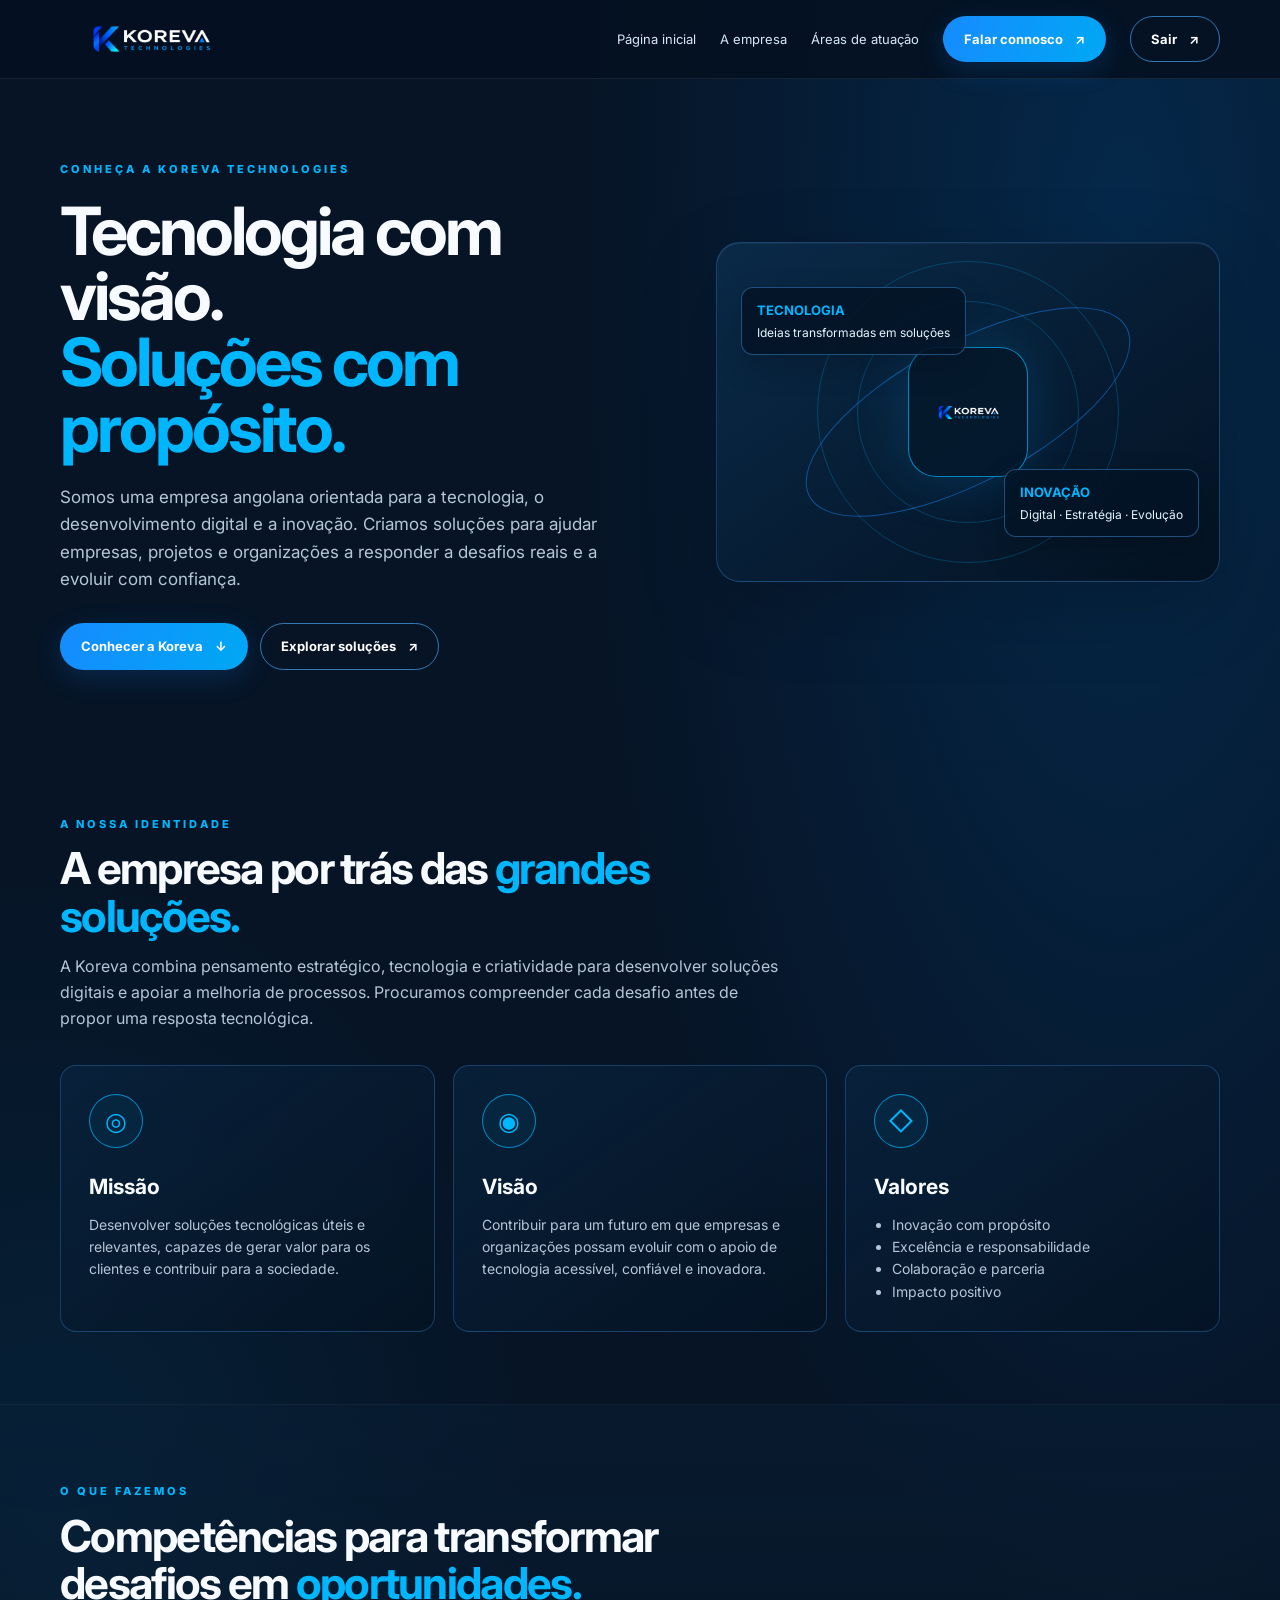
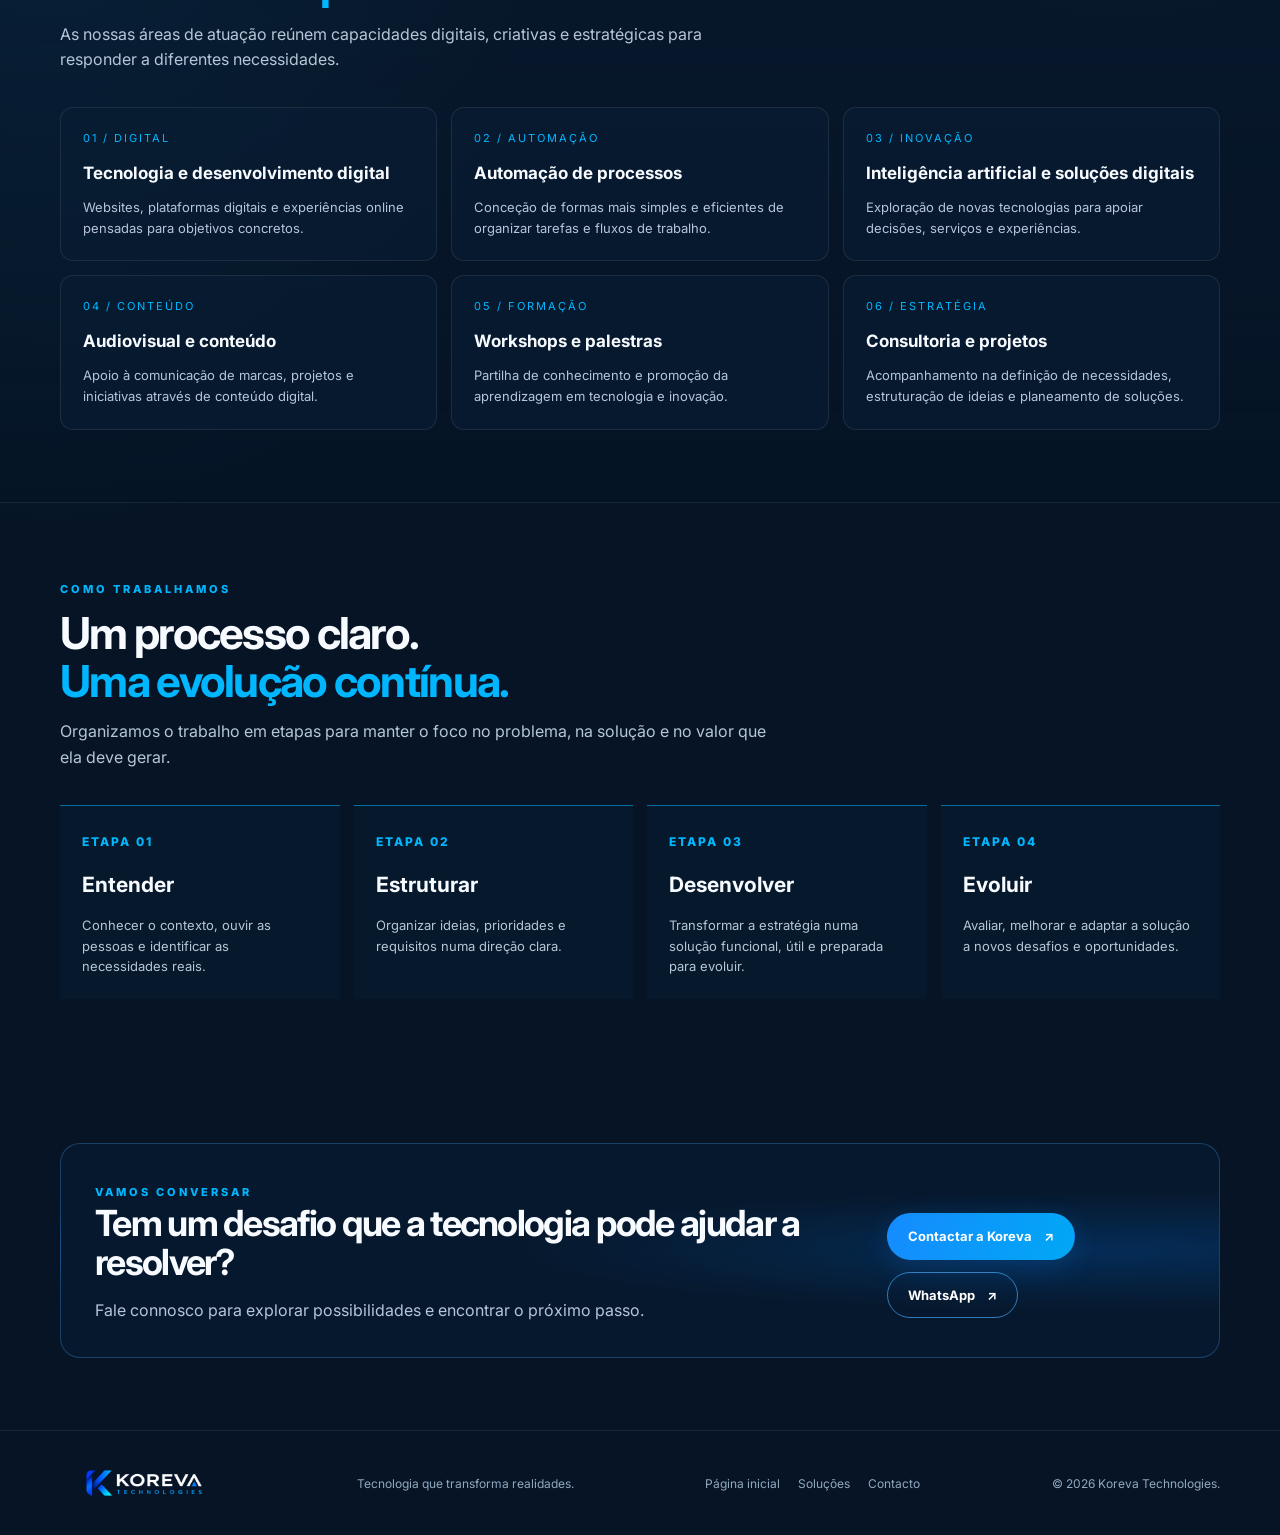
<file: empresa.html>
<!DOCTYPE html>
<html lang="pt">
<head>
  <meta charset="UTF-8">
  <meta name="viewport" content="width=device-width, initial-scale=1.0">
  <meta name="theme-color" content="#061426">
  <meta name="description" content="Conheça a Koreva Technologies, empresa angolana focada em tecnologia, soluções digitais, automação e inovação.">
  <title>Sobre a Koreva Technologies</title>
  <link rel="preconnect" href="https://fonts.googleapis.com">
  <link rel="preconnect" href="https://fonts.gstatic.com" crossorigin>
  <link href="https://fonts.googleapis.com/css2?family=Inter:wght@400;500;600;700;800;900&display=swap" rel="stylesheet">
  <style>
    :root {
      --navy: #061426;
      --navy-2: #081d34;
      --blue: #168bff;
      --cyan: #00b7ff;
      --white: #f7fbff;
      --muted: #b6c6d8;
      --line: rgba(72, 164, 255, .28);
      --panel: rgba(8, 29, 52, .78);
    }
    * { box-sizing: border-box; }
    html { scroll-behavior: smooth; }
    body {
      margin: 0;
      color: var(--white);
      background:
        radial-gradient(ellipse at 88% 8%, rgba(0, 140, 255, .17), transparent 34rem),
        radial-gradient(ellipse at 4% 48%, rgba(0, 183, 255, .08), transparent 30rem),
        var(--navy);
      font-family: Inter, "Segoe UI", Arial, sans-serif;
      line-height: 1.6;
    }
    a { color: inherit; text-decoration: none; }
    .container { width: min(1160px, calc(100% - 48px)); margin: 0 auto; }
    .topbar {
      position: relative; z-index: 10;
      border-bottom: 1px solid rgba(255,255,255,.08);
      background: rgba(4, 17, 32, .88);
    }
    .nav { min-height: 78px; display: flex; align-items: center; justify-content: space-between; gap: 22px; }
    .brand { display: inline-flex; align-items: center; gap: 11px; }
    .koreva-logo-img {
      display: block;
      width: clamp(145px, 16vw, 180px);
      max-width: 100%;
      height: auto;
      max-height: 48px;
      object-fit: contain;
    }
    .nav .brand { flex: 0 0 auto; }
    .core {
      position: relative; z-index: 1; display: grid; place-items: center;
      width: min(300px, 82%); min-height: 130px; padding: 22px;
      border-radius: 28px; border: 1px solid rgba(0,183,255,.7);
      background: rgba(5,25,45,.86);
      box-shadow: 0 0 55px rgba(0,160,255,.2);
    }
    .core .koreva-logo-img {
      width: min(220px, 100%);
      max-height: 74px;
    }
    .footer-koreva-logo { width: 165px; max-height: 48px; }
    .brand-mark {
      display: grid; place-items: center; width: 42px; height: 42px;
      font-weight: 900; font-size: 35px; line-height: 1;
      color: var(--cyan); letter-spacing: -5px;
      text-shadow: 0 0 24px rgba(0,183,255,.3);
    }
    .brand-name { font-size: 18px; font-weight: 800; letter-spacing: 3px; line-height: 1.1; }
    .brand-sub { display: block; margin-top: 4px; color: #7ecbff; font-size: 8px; letter-spacing: 4px; }
    .nav-actions { display: flex; align-items: center; gap: 24px; font-size: 13px; color: #d8e8f8; }
    .nav-actions a:hover { color: var(--cyan); }
    .button {
      display: inline-flex; align-items: center; justify-content: center; gap: 12px;
      border: 1px solid transparent; border-radius: 999px; padding: 12px 20px;
      background: linear-gradient(115deg, var(--blue), #00a8f4);
      color: white; font-weight: 700; font-size: 13px;
      box-shadow: 0 8px 28px rgba(22,139,255,.18);
      transition: transform .2s ease, box-shadow .2s ease, border-color .2s ease;
    }
    .button:hover { transform: translateY(-2px); box-shadow: 0 12px 32px rgba(22,139,255,.28); }
    .button.secondary { background: transparent; border-color: rgba(76,174,255,.65); box-shadow: none; }
    .hero { padding: 76px 0 68px; position: relative; overflow: hidden; }
    .eyebrow { color: var(--cyan); font-size: 11px; font-weight: 800; letter-spacing: 3px; text-transform: uppercase; }
    .hero-grid { display: grid; grid-template-columns: 1.08fr .92fr; gap: 64px; align-items: center; }
    h1 { margin: 18px 0 22px; font-size: clamp(42px, 5.2vw, 68px); line-height: .99; letter-spacing: -3px; }
    h1 span, .accent { color: var(--cyan); }
    .hero-copy { max-width: 650px; color: var(--muted); font-size: 17px; }
    .hero-buttons { display: flex; flex-wrap: wrap; gap: 12px; margin-top: 30px; }
    .visual {
      min-height: 340px; position: relative; display: grid; place-items: center;
      border: 1px solid var(--line); border-radius: 24px; overflow: hidden;
      background:
        linear-gradient(145deg, rgba(10, 44, 76, .86), rgba(3, 17, 32, .9)),
        var(--navy-2);
      box-shadow: inset 0 1px 0 rgba(255,255,255,.05), 0 24px 80px rgba(0,0,0,.18);
    }
    .visual::before, .visual::after { content:""; position:absolute; border:1px solid rgba(0,183,255,.24); border-radius:50%; }
    .visual::before { width: 300px; height: 300px; }
    .visual::after { width: 220px; height: 220px; }
    .orbit { position: absolute; width: 360px; height: 140px; border: 1px solid rgba(22,139,255,.5); border-radius: 50%; transform: rotate(-28deg); }
    .core { position: relative; z-index: 1; display: grid; place-items: center; width: 120px; height: 120px; border-radius: 28px; border: 1px solid rgba(0,183,255,.7); background: rgba(5,25,45,.86); color: var(--cyan); font-size: 72px; font-weight: 900; box-shadow: 0 0 55px rgba(0,160,255,.2); }
    .float-card { position:absolute; z-index:2; padding: 12px 15px; border:1px solid rgba(74,170,255,.4); border-radius: 12px; background: rgba(4,20,38,.88); color:#e8f5ff; font-size:12px; box-shadow:0 12px 30px rgba(0,0,0,.18); }
    .float-card strong { display:block; color:var(--cyan); font-size:13px; margin-bottom:2px; }
    .float-one { top: 44px; left: 24px; }
    .float-two { right: 20px; bottom: 44px; }
    section { padding: 72px 0; }
    .section-heading { max-width: 720px; margin-bottom: 34px; }
    h2 { margin: 10px 0 14px; font-size: clamp(30px, 3.6vw, 44px); line-height: 1.08; letter-spacing: -1.7px; }
    .section-heading p { color: var(--muted); margin: 0; }
    .identity-grid { display:grid; grid-template-columns: repeat(3, 1fr); gap: 18px; }
    .card {
      border: 1px solid var(--line); border-radius: 16px; padding: 28px;
      background: linear-gradient(145deg, rgba(9,34,60,.86), rgba(4,19,35,.8));
      transition: transform .22s ease, border-color .22s ease;
    }
    .card:hover { transform: translateY(-4px); border-color: rgba(0,183,255,.65); }
    .icon {
      display:grid; place-items:center; width:54px; height:54px; margin-bottom:22px;
      border:1px solid rgba(0,183,255,.7); border-radius:50%; color:var(--cyan); font-size:25px;
      background:rgba(0,183,255,.05);
    }
    h3 { margin: 0 0 10px; font-size: 21px; }
    .card p, .card li { color: var(--muted); font-size: 14px; }
    .card p { margin: 0; }
    .card ul { margin: 0; padding-left: 18px; }
    .areas { background: linear-gradient(180deg, rgba(9,31,54,.45), rgba(3,17,32,.25)); border-top:1px solid rgba(255,255,255,.05); border-bottom:1px solid rgba(255,255,255,.05); }
    .areas-grid { display:grid; grid-template-columns: repeat(3, 1fr); gap:14px; }
    .area { padding: 22px; border:1px solid rgba(255,255,255,.09); border-radius:13px; background:rgba(8,29,52,.65); }
    .area-number { display:block; color:var(--cyan); font-size:11px; letter-spacing:2px; margin-bottom:12px; }
    .area h3 { font-size:17px; }
    .area p { margin:0; color:var(--muted); font-size:13px; }
    .steps { display:grid; grid-template-columns: repeat(4, 1fr); gap:14px; counter-reset: step; }
    .step { padding:22px; border-top:1px solid rgba(0,183,255,.55); background:rgba(7,27,49,.52); }
    .step-num { color:var(--cyan); font-size:12px; font-weight:800; letter-spacing:2px; }
    .step h3 { margin-top:15px; }
    .step p { color:var(--muted); font-size:13px; margin-bottom:0; }
    .closing {
      padding: 34px; display:flex; align-items:center; justify-content:space-between; gap:28px;
      border:1px solid var(--line); border-radius:20px;
      background: radial-gradient(ellipse at 90% 50%, rgba(0,126,255,.2), transparent 40%), rgba(7,27,49,.72);
    }
    .closing h2 { font-size: clamp(26px, 3vw, 36px); margin-top:0; }
    .closing p { margin-bottom:0; color:var(--muted); }
    footer { padding:28px 0; border-top:1px solid rgba(255,255,255,.08); color:#91a9c0; font-size:12px; }
    .footer-inner { display:flex; align-items:center; justify-content:space-between; gap:20px; }
    .footer-links { display:flex; gap:18px; }
    .footer-links a:hover { color:var(--cyan); }
    @media (max-width: 900px) {
      .hero-grid { grid-template-columns:1fr; gap:36px; }
      .visual { min-height:300px; }
      .identity-grid, .areas-grid { grid-template-columns:1fr 1fr; }
      .steps { grid-template-columns:1fr 1fr; }
      .nav-actions > a:not(.button) { display:none; }
    }
    @media (max-width: 600px) {
      .container { width:min(100% - 32px, 1160px); }
      .nav { min-height:68px; }
      .brand-name { font-size:15px; }
      .nav-actions { gap:0; }
      .nav-actions .button { padding:10px 11px; font-size:11px; }
      .nav .koreva-logo-img { width:132px; max-height:40px; }
      .footer-koreva-logo { width:150px; }
      .hero { padding:54px 0 46px; }
      h1 { letter-spacing:-2px; font-size:43px; }
      .hero-copy { font-size:15px; }
      section { padding:52px 0; }
      .identity-grid, .areas-grid, .steps { grid-template-columns:1fr; }
      .card { padding:24px; }
      .closing { padding:25px; align-items:flex-start; flex-direction:column; }
      .footer-inner { flex-direction:column; align-items:flex-start; }
    }
    /* Unified KOREVA typography */
    html,body,body *{font-family:Inter,Arial,sans-serif!important}
    input,button,select,textarea{font-family:Inter,Arial,sans-serif!important}
  </style>
</head>
<body>
  <header class="topbar">
    <div class="container nav">
      <a class="brand" href="index.html" aria-label="Koreva Technologies — página inicial"><img src="images/logo/logo-koreva-transparent.png" alt="Koreva Technologies" class="koreva-logo-img"></a>
      <nav class="nav-actions" aria-label="Navegação principal">
        <a href="index.html">Página inicial</a>
        <a href="#identidade">A empresa</a>
        <a href="#atuacao">Áreas de atuação</a>
        <a class="button" href="index.html#contacto">Falar connosco <span>↗</span></a>
        <a class="button secondary" href="index.html" aria-label="Sair e voltar à página inicial">Sair <span>↗</span></a>
      </nav>
    </div>
  </header>

  <main>
    <section class="hero">
      <div class="container hero-grid">
        <div>
          <span class="eyebrow">Conheça a Koreva Technologies</span>
          <h1>Tecnologia com visão.<br><span>Soluções com propósito.</span></h1>
          <p class="hero-copy">
            Somos uma empresa angolana orientada para a tecnologia, o desenvolvimento digital
            e a inovação. Criamos soluções para ajudar empresas, projetos e organizações
            a responder a desafios reais e a evoluir com confiança.
          </p>
          <div class="hero-buttons">
            <a class="button" href="#identidade">Conhecer a Koreva <span>↓</span></a>
            <a class="button secondary" href="index.html#solucoes">Explorar soluções <span>↗</span></a>
          </div>
        </div>
        <div class="visual" aria-label="Ilustração gráfica da identidade tecnológica da Koreva">
          <div class="orbit"></div>
          <div class="core"><img src="images/logo/logo-koreva-transparent.png" alt="Koreva Technologies" class="koreva-logo-img"></div>
          <div class="float-card float-one"><strong>TECNOLOGIA</strong>Ideias transformadas em soluções</div>
          <div class="float-card float-two"><strong>INOVAÇÃO</strong>Digital · Estratégia · Evolução</div>
        </div>
      </div>
    </section>

    <section id="identidade">
      <div class="container">
        <div class="section-heading">
          <span class="eyebrow">A nossa identidade</span>
          <h2>A empresa por trás das <span class="accent">grandes soluções.</span></h2>
          <p>
            A Koreva combina pensamento estratégico, tecnologia e criatividade para desenvolver
            soluções digitais e apoiar a melhoria de processos. Procuramos compreender cada
            desafio antes de propor uma resposta tecnológica.
          </p>
        </div>
        <div class="identity-grid">
          <article class="card">
            <div class="icon">◎</div>
            <h3>Missão</h3>
            <p>Desenvolver soluções tecnológicas úteis e relevantes, capazes de gerar valor para os clientes e contribuir para a sociedade.</p>
          </article>
          <article class="card">
            <div class="icon">◉</div>
            <h3>Visão</h3>
            <p>Contribuir para um futuro em que empresas e organizações possam evoluir com o apoio de tecnologia acessível, confiável e inovadora.</p>
          </article>
          <article class="card">
            <div class="icon">◇</div>
            <h3>Valores</h3>
            <ul>
              <li>Inovação com propósito</li>
              <li>Excelência e responsabilidade</li>
              <li>Colaboração e parceria</li>
              <li>Impacto positivo</li>
            </ul>
          </article>
        </div>
      </div>
    </section>

    <section class="areas" id="atuacao">
      <div class="container">
        <div class="section-heading">
          <span class="eyebrow">O que fazemos</span>
          <h2>Competências para transformar desafios em <span class="accent">oportunidades.</span></h2>
          <p>As nossas áreas de atuação reúnem capacidades digitais, criativas e estratégicas para responder a diferentes necessidades.</p>
        </div>
        <div class="areas-grid">
          <article class="area">
            <span class="area-number">01 / DIGITAL</span>
            <h3>Tecnologia e desenvolvimento digital</h3>
            <p>Websites, plataformas digitais e experiências online pensadas para objetivos concretos.</p>
          </article>
          <article class="area">
            <span class="area-number">02 / AUTOMAÇÃO</span>
            <h3>Automação de processos</h3>
            <p>Conceção de formas mais simples e eficientes de organizar tarefas e fluxos de trabalho.</p>
          </article>
          <article class="area">
            <span class="area-number">03 / INOVAÇÃO</span>
            <h3>Inteligência artificial e soluções digitais</h3>
            <p>Exploração de novas tecnologias para apoiar decisões, serviços e experiências.</p>
          </article>
          <article class="area">
            <span class="area-number">04 / CONTEÚDO</span>
            <h3>Audiovisual e conteúdo</h3>
            <p>Apoio à comunicação de marcas, projetos e iniciativas através de conteúdo digital.</p>
          </article>
          <article class="area">
            <span class="area-number">05 / FORMAÇÃO</span>
            <h3>Workshops e palestras</h3>
            <p>Partilha de conhecimento e promoção da aprendizagem em tecnologia e inovação.</p>
          </article>
          <article class="area">
            <span class="area-number">06 / ESTRATÉGIA</span>
            <h3>Consultoria e projetos</h3>
            <p>Acompanhamento na definição de necessidades, estruturação de ideias e planeamento de soluções.</p>
          </article>
        </div>
      </div>
    </section>

    <section id="metodo">
      <div class="container">
        <div class="section-heading">
          <span class="eyebrow">Como trabalhamos</span>
          <h2>Um processo claro.<br><span class="accent">Uma evolução contínua.</span></h2>
          <p>Organizamos o trabalho em etapas para manter o foco no problema, na solução e no valor que ela deve gerar.</p>
        </div>
        <div class="steps">
          <article class="step">
            <span class="step-num">ETAPA 01</span>
            <h3>Entender</h3>
            <p>Conhecer o contexto, ouvir as pessoas e identificar as necessidades reais.</p>
          </article>
          <article class="step">
            <span class="step-num">ETAPA 02</span>
            <h3>Estruturar</h3>
            <p>Organizar ideias, prioridades e requisitos numa direção clara.</p>
          </article>
          <article class="step">
            <span class="step-num">ETAPA 03</span>
            <h3>Desenvolver</h3>
            <p>Transformar a estratégia numa solução funcional, útil e preparada para evoluir.</p>
          </article>
          <article class="step">
            <span class="step-num">ETAPA 04</span>
            <h3>Evoluir</h3>
            <p>Avaliar, melhorar e adaptar a solução a novos desafios e oportunidades.</p>
          </article>
        </div>
      </div>
    </section>

    <section>
      <div class="container">
        <div class="closing">
          <div>
            <span class="eyebrow">Vamos conversar</span>
            <h2>Tem um desafio que a tecnologia pode ajudar a resolver?</h2>
            <p>Fale connosco para explorar possibilidades e encontrar o próximo passo.</p>
          </div>
          <div class="hero-buttons">
            <a class="button" href="index.html#contacto">Contactar a Koreva <span>↗</span></a>
            <a class="button secondary" href="https://wa.me/244949646647" target="_blank" rel="noopener noreferrer">WhatsApp <span>↗</span></a>
          </div>
        </div>
      </div>
    </section>
  </main>

  <footer>
    <div class="container footer-inner">
      <a class="brand" href="index.html" aria-label="Koreva Technologies — página inicial">
        <img src="images/logo/logo-koreva-transparent.png" alt="Koreva Technologies" class="koreva-logo-img footer-koreva-logo">
      </a>
      <span>Tecnologia que transforma realidades.</span>
      <div class="footer-links">
        <a href="index.html">Página inicial</a>
        <a href="index.html#solucoes">Soluções</a>
        <a href="index.html#contacto">Contacto</a>
      </div>
      <span>© 2026 Koreva Technologies.</span>
    </div>
  </footer>
</body>
</html>
</file>
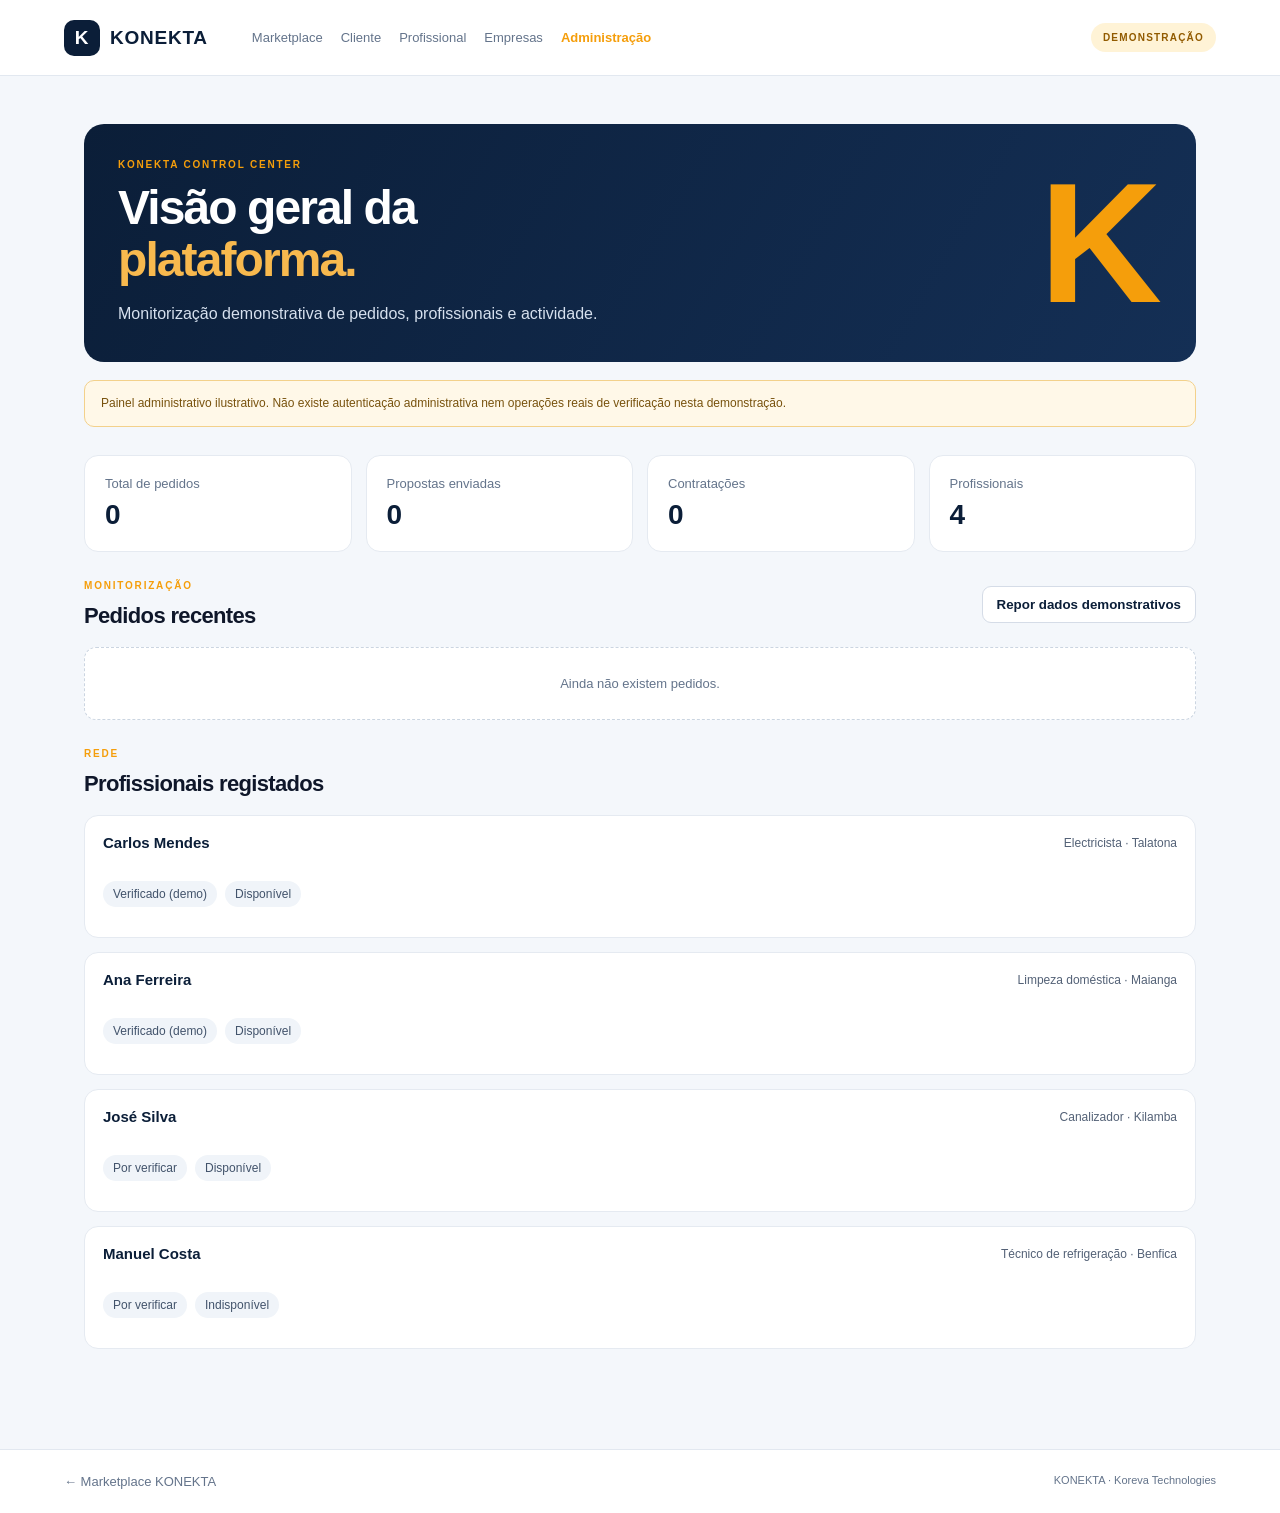
<file: konekta/admin.html>
<!doctype html><html lang="pt-PT"><head><meta charset="utf-8"><meta name="viewport" content="width=device-width,initial-scale=1"><meta name="theme-color" content="#0B1E38"><title>KONEKTA Administração</title><link rel="stylesheet" href="css/cliente.css"><link rel="stylesheet" href="css/portais.css"><link rel="stylesheet" href="css/typography-unified.css">
</head><body><header class="bar"><a class="brand" href="index.html"><span>K</span><b>KONEKTA</b></a><nav><a href="index.html">Marketplace</a><a href="cliente.html">Cliente</a><a href="profissional.html">Profissional</a><a href="empresas.html">Empresas</a><a class="active" href="admin.html">Administração</a></nav><span class="demo-tag">DEMONSTRAÇÃO</span></header><main class="wrap"><section class="welcome"><div><p class="eyebrow">KONEKTA CONTROL CENTER</p><h1>Visão geral da<br><em>plataforma.</em></h1><p>Monitorização demonstrativa de pedidos, profissionais e actividade.</p></div><div class="welcome-mark">K</div></section><div class="notice">Painel administrativo ilustrativo. Não existe autenticação administrativa nem operações reais de verificação nesta demonstração.</div><section class="stats"><article><span>Total de pedidos</span><b id="adminRequests">0</b></article><article><span>Propostas enviadas</span><b id="adminOffers">0</b></article><article><span>Contratações</span><b id="adminContracts">0</b></article><article><span>Profissionais</span><b id="adminPros">0</b></article></section><section class="requests"><div class="section-head"><div><p class="eyebrow">MONITORIZAÇÃO</p><h2>Pedidos recentes</h2></div><button id="resetDemo" class="secondary-action">Repor dados demonstrativos</button></div><div id="adminList" class="request-list"></div></section><section class="requests"><div class="section-head"><div><p class="eyebrow">REDE</p><h2>Profissionais registados</h2></div></div><div id="adminProsList" class="request-list"></div></section></main><footer><a href="index.html">← Marketplace KONEKTA</a><span>KONEKTA · Koreva Technologies</span></footer><div id="toast" class="toast" role="status"></div><script src="js/store.js"></script><script src="js/admin.js"></script></body></html>
</file>
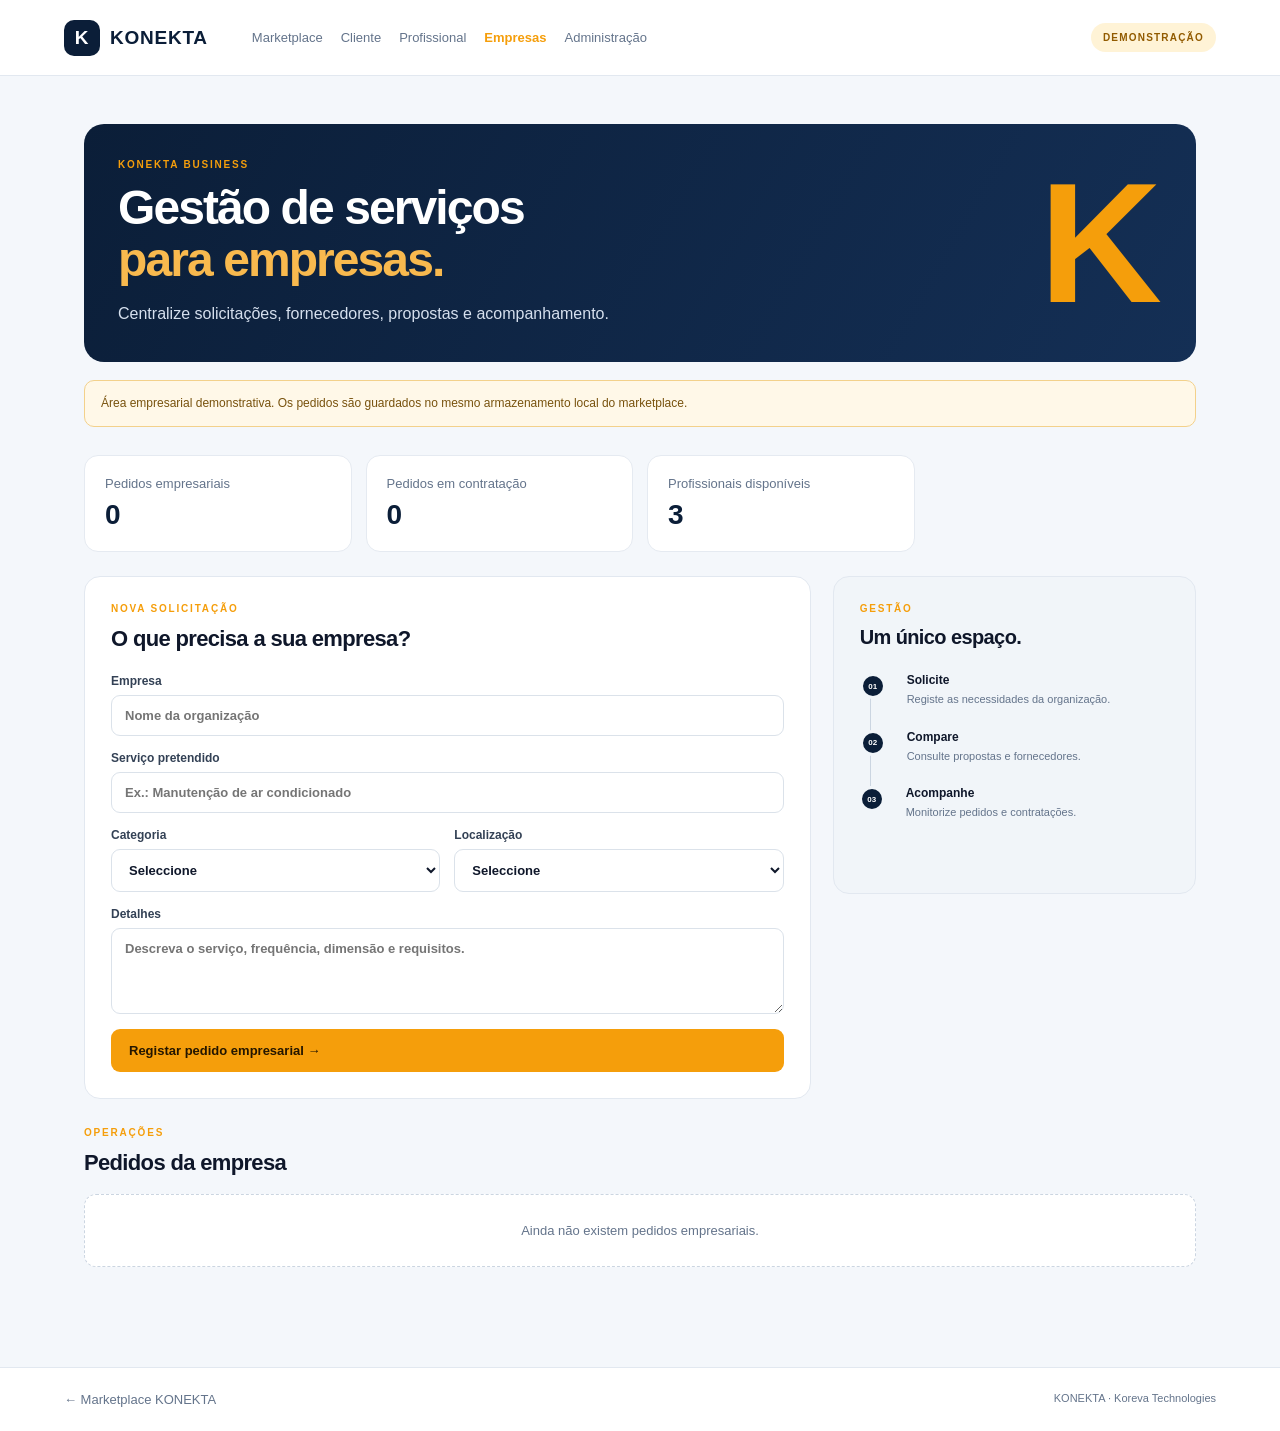
<file: konekta/empresas.html>
<!doctype html><html lang="pt-PT"><head><meta charset="utf-8"><meta name="viewport" content="width=device-width,initial-scale=1"><meta name="theme-color" content="#0B1E38"><title>KONEKTA Empresas</title><link rel="stylesheet" href="css/cliente.css"><link rel="stylesheet" href="css/portais.css"><link rel="stylesheet" href="css/typography-unified.css">
</head><body><header class="bar"><a class="brand" href="index.html"><span>K</span><b>KONEKTA</b></a><nav><a href="index.html">Marketplace</a><a href="cliente.html">Cliente</a><a href="profissional.html">Profissional</a><a class="active" href="empresas.html">Empresas</a><a href="admin.html">Administração</a></nav><span class="demo-tag">DEMONSTRAÇÃO</span></header><main class="wrap"><section class="welcome"><div><p class="eyebrow">KONEKTA BUSINESS</p><h1>Gestão de serviços<br><em>para empresas.</em></h1><p>Centralize solicitações, fornecedores, propostas e acompanhamento.</p></div><div class="welcome-mark">K</div></section><div class="notice">Área empresarial demonstrativa. Os pedidos são guardados no mesmo armazenamento local do marketplace.</div><section class="stats"><article><span>Pedidos empresariais</span><b id="bizCount">0</b></article><article><span>Pedidos em contratação</span><b id="bizContract">0</b></article><article><span>Profissionais disponíveis</span><b id="bizPros">0</b></article></section><section class="layout"><div class="panel create"><div class="panel-head"><div><p class="eyebrow">NOVA SOLICITAÇÃO</p><h2>O que precisa a sua empresa?</h2></div></div><form id="businessForm"><label>Empresa<input name="company" required placeholder="Nome da organização"></label><label>Serviço pretendido<input name="title" required placeholder="Ex.: Manutenção de ar condicionado"></label><div class="two"><label>Categoria<select name="category" required><option value="">Seleccione</option><option>Electricidade</option><option>Canalização</option><option>Limpeza</option><option>Manutenção e reparações</option><option>Construção</option><option>Tecnologia</option><option>Serviços empresariais</option></select></label><label>Localização<select name="location" required><option value="">Seleccione</option><option>Talatona</option><option>Maianga</option><option>Viana</option><option>Ingombota</option><option>Luanda</option></select></label></div><label>Detalhes<textarea name="description" rows="4" required placeholder="Descreva o serviço, frequência, dimensão e requisitos."></textarea></label><button class="primary">Registar pedido empresarial →</button></form></div><aside class="panel side"><p class="eyebrow">GESTÃO</p><h2>Um único espaço.</h2><ol><li><b>Solicite</b><span>Registe as necessidades da organização.</span></li><li><b>Compare</b><span>Consulte propostas e fornecedores.</span></li><li><b>Acompanhe</b><span>Monitorize pedidos e contratações.</span></li></ol></aside></section><section class="requests"><div class="section-head"><div><p class="eyebrow">OPERAÇÕES</p><h2>Pedidos da empresa</h2></div></div><div id="businessList" class="request-list"></div></section></main><footer><a href="index.html">← Marketplace KONEKTA</a><span>KONEKTA · Koreva Technologies</span></footer><div id="toast" class="toast" role="status"></div><script src="js/store.js"></script><script src="js/empresas.js"></script></body></html>
</file>
<file: css/styles.css>
/* =========================================================
   KOREVA TECHNOLOGIES
   STYLE.CSS — PARTE 1/3
   BASE + HEADER + HERO
========================================================= */


/* =========================================================
   1. VARIÁVEIS DA MARCA
========================================================= */

:root {

    --koreva-navy: #0A1A2F;
    --koreva-blue: #007BFF;
    --koreva-blue-light: #38A9FF;
    --koreva-cyan: #00C2FF;

    --white: #FFFFFF;
    --black: #050B14;

    --text: #172033;
    --text-light: #667085;
    --text-muted: #98A2B3;

    --background: #F7F9FC;
    --background-soft: #EEF4FA;

    --border: #E4EAF1;
    --border-light: rgba(10, 26, 47, 0.08);

    --shadow-sm:
        0 4px 18px rgba(10, 26, 47, 0.06);

    --shadow-md:
        0 12px 35px rgba(10, 26, 47, 0.10);

    --shadow-lg:
        0 25px 70px rgba(10, 26, 47, 0.16);

    --radius-sm: 8px;
    --radius-md: 14px;
    --radius-lg: 24px;
    --radius-xl: 32px;

    --container: 1200px;

    --transition: 0.3s ease;
}


/* =========================================================
   2. RESET
========================================================= */

* {
    margin: 0;
    padding: 0;
    box-sizing: border-box;
}

html {
    scroll-behavior: smooth;
}

body {

    font-family:
        Inter,
        "Segoe UI",
        Roboto,
        Arial,
        sans-serif;

    background: var(--white);

    color: var(--text);

    line-height: 1.6;

    overflow-x: hidden;

    -webkit-font-smoothing: antialiased;
}

body.modal-open {
    overflow: hidden;
}

img {
    display: block;

    width: 100%;

    max-width: 100%;

    height: auto;
}

a {
    color: inherit;

    text-decoration: none;
}

button,
input,
textarea,
select {
    font: inherit;
}

button {
    border: none;

    cursor: pointer;
}

ul,
ol {
    list-style: none;
}


/* =========================================================
   3. SELEÇÃO DE TEXTO
========================================================= */

::selection {
    background: var(--koreva-blue);

    color: var(--white);
}


/* =========================================================
   4. CONTAINER
========================================================= */

.container {

    width: min(
        calc(100% - 48px),
        var(--container)
    );

    margin: 0 auto;
}


/* =========================================================
   5. HEADER
========================================================= */

.site-header {

    position: absolute;

    top: 0;
    left: 0;

    width: 100%;

    height: 82px;

    z-index: 99999;

    background: transparent;

    border-bottom:
        1px solid
        rgba(255, 255, 255, 0.10);

    backdrop-filter: none;

    -webkit-backdrop-filter: none;

    transition:
        background var(--transition),
        box-shadow var(--transition),
        height var(--transition);
}


/* =========================================================
   6. HEADER SCROLL
========================================================= */

.site-header.scrolled {

    height: 72px;

    background:
        rgba(2, 11, 24, 0.88);

    border-bottom:
        1px solid
        rgba(56, 169, 255, 0.18);

    box-shadow:
        0 8px 30px
        rgba(0, 0, 0, 0.22);

    backdrop-filter:
        blur(14px);

    -webkit-backdrop-filter:
        blur(14px);
}


/* =========================================================
   7. HEADER INNER
========================================================= */

.header-inner {

    height: 100%;

    display: flex;

    align-items: center;

    justify-content: space-between;

    gap: 30px;
}

/* =========================================================
   8. LOGOTIPO — KOREVA BRAND
========================================================= */

.logo {

    display: inline-flex !important;

    align-items: center !important;

    flex-shrink: 0 !important;

    width: auto !important;
    height: auto !important;

    padding: 0 !important;
    margin: 0 !important;

    text-decoration: none !important;
}


/* =========================================================
   KOREVA — SÍMBOLO K GEOMÉTRICO
========================================================= */

.site-header .koreva-mark {

    display: flex !important;

    align-items: center !important;
    justify-content: center !important;

    width: 32px !important;
    height: 32px !important;

    min-width: 32px !important;
    max-width: 32px !important;

    padding: 0 !important;
    margin: 0 !important;

    border: none !important;
    background: transparent !important;

    flex-shrink: 0 !important;

    line-height: 0 !important;
}


/* SVG */

.site-header .koreva-k-symbol {

    display: block !important;

    width: 32px !important;
    height: 32px !important;

    overflow: visible !important;

    flex-shrink: 0 !important;
}


/* Pequeno brilho */

.site-header .koreva-brand:hover
.koreva-k-symbol {

    filter:
        drop-shadow(
            0 0 7px
            rgba(56, 169, 255, 0.45)
        );

}


/* =========================================================
   BLOCO KOREVA TECHNOLOGIES
========================================================= */

.koreva-wordmark {

    display: flex !important;

    flex-direction: column !important;

    justify-content: center !important;

    gap: 3px !important;

    line-height: 1 !important;
}


/* =========================================================
   KOREVA
========================================================= */

.koreva-name {

    display: block !important;

    color: #ffffff !important;

    font-family:
        Arial,
        Helvetica,
        sans-serif !important;

    font-size: 18px !important;

    font-weight: 800 !important;

    letter-spacing: 1.5px !important;

    line-height: 1 !important;
}


/* =========================================================
   TECHNOLOGIES
========================================================= */

.koreva-subname {

    display: block !important;

    color:
        rgba(255, 255, 255, 0.70) !important;

    font-family:
        Arial,
        Helvetica,
        sans-serif !important;

    font-size: 7px !important;

    font-weight: 600 !important;

    letter-spacing: 2.7px !important;

    line-height: 1 !important;
}


/* =========================================================
   9. NAVEGAÇÃO PRINCIPAL
========================================================= */

.main-navigation {

    display: flex;

    align-items: center;

    justify-content: center;

    gap: 30px;

    margin-left: auto;
}

.main-navigation a {

    position: relative;

    display: inline-flex;

    align-items: center;

    color: #ffffff;

    font-size: 14px;

    font-weight: 600;

    padding: 8px 0;

    white-space: nowrap;

    transition:
        color var(--transition);
}

.main-navigation a:hover {

    color: var(--koreva-blue);
}


/* =========================================================
   10. LINHA ATIVA DO MENU
========================================================= */

.main-navigation a::after {

    content: "";

    position: absolute;

    left: 0;

    bottom: 0;

    width: 0;

    height: 2px;

    background:
        linear-gradient(
            90deg,
            var(--koreva-blue),
            var(--koreva-cyan)
        );

    border-radius: 999px;

    transition:
        width var(--transition);
}

.main-navigation a:hover::after,
.main-navigation a.active::after {

    width: 100%;
}


/* =========================================================
   11. BOTÃO FALAR CONNOSCO
========================================================= */

.header-button {

    display: inline-flex;

    align-items: center;

    justify-content: center;

    min-height: 44px;

    padding:
        0 21px;

    border-radius: 999px;

    background:
        var(--koreva-navy);

    color: var(--white);

    font-size: 13px;

    font-weight: 700;

    white-space: nowrap;

    transition:
        transform var(--transition),
        background var(--transition),
        box-shadow var(--transition);
}

.header-button:hover {

    background:
        var(--koreva-blue);

    transform:
        translateY(-2px);

    box-shadow:
        0 10px 25px
        rgba(0, 123, 255, 0.20);
}


/* =========================================================
   12. MENU MOBILE
========================================================= */

.menu-toggle {

    display: none;

    width: 44px;

    height: 44px;

    align-items: center;

    justify-content: center;

    flex-direction: column;

    gap: 5px;

    background:
        transparent;

    border-radius:
        var(--radius-sm);

    flex-shrink: 0;
}

.menu-toggle span {

    display: block;

    width: 24px;

    height: 2px;

    border-radius: 999px;

    background:
        #ffffff;

    transition:
        transform var(--transition),
        opacity var(--transition);
}



/* =========================================================
   HERO
========================================================= */

.hero {

    position: relative;

    min-height: 720px;

    padding-top: 76px;

    overflow: hidden;

    background:
        #061426;

}


/* =========================================================
   FUNDO TECNOLÓGICO
========================================================= */

.hero-background {

    position: absolute;

    inset: 0;

    background:

        radial-gradient(
            circle at 75% 45%,
            rgba(22, 139, 255, 0.18),
            transparent 30%
        ),

        radial-gradient(
            circle at 45% 100%,
            rgba(56, 169, 255, 0.08),
            transparent 35%
        );

    pointer-events: none;

}


.hero::before {

    content: "";

    position: absolute;

    top: 0;

    right: 20%;

    width: 1px;

    height: 100%;

    background:
        linear-gradient(
            to bottom,
            transparent,
            rgba(56, 169, 255, 0.18),
            transparent
        );

}


.hero::after {

    content: "";

    position: absolute;

    left: 0;

    right: 0;

    bottom: 0;

    height: 1px;

    background:
        rgba(56, 169, 255, 0.20);

}


/* =========================================================
   HERO CONTENT
========================================================= */

.hero-content {

    position: relative;

    z-index: 2;

    min-height: 644px;

    display: grid;

    grid-template-columns:
        minmax(0, 0.95fr)
        minmax(0, 1.05fr);

    align-items: center;

    gap: 20px;
}


/* =========================================================
   HERO TEXTO
========================================================= */

.hero-text {

    position: relative;

    z-index: 5;

    max-width: 700px;

    transform: translateY(-65px);
}


/* =========================================================
   EYEBROW
========================================================= */

.hero-text .eyebrow {

    display: inline-block;

    margin-bottom: 20px;

    color: #38A9FF;

    font-size: 13px;

    font-weight: 700;

    letter-spacing: 2.4px;

    text-transform: uppercase;
}


/* =========================================================
   TÍTULO PRINCIPAL
========================================================= */

.hero-text h1 {

    margin: 0;

    max-width: 700px;

    font-size:
        clamp(58px, 5.2vw, 78px);

    line-height: 1.02;

    font-weight: 700;

    letter-spacing: -0.045em;

    color: #FFFFFF;
}


/* SEGUNDA LINHA DO TÍTULO */

.hero-text h1 span {

    display: block;

    color: #168BFF;
}


/* =========================================================
   DESCRIÇÃO
========================================================= */

.hero-text p {

    max-width: 590px;

    margin:
        26px 0 0;

    font-size: 18px;

    line-height: 1.65;

    color:
        rgba(255, 255, 255, 0.84);
}


/* =========================================================
   HERO BOTÕES
========================================================= */

.hero-actions {

    display: flex;

    align-items: center;

    flex-wrap: wrap;

    gap: 12px;

    margin-top: 30px;
}


.hero-actions .btn {

    min-height: 48px;

    padding:
        0 22px;

    display: inline-flex;

    align-items: center;

    justify-content: center;

    gap: 8px;

    border-radius: 11px;

    font-size: 14px;

    font-weight: 600;

    text-decoration: none;

    transition:
        transform 0.25s ease,
        background 0.25s ease,
        border-color 0.25s ease,
        box-shadow 0.25s ease;
}


.hero-actions .btn-primary {

    background:
        #168BFF;

    border:
        1px solid #168BFF;

    color:
        #FFFFFF;
}


.hero-actions .btn-primary:hover {

    transform:
        translateY(-2px);

    background:
        #38A9FF;

    border-color:
        #38A9FF;

    box-shadow:
        0 12px 30px
        rgba(22,139,255,0.25);
}


.hero-actions .btn-secondary {

    background:
        rgba(255,255,255,0.02);

    border:
        1px solid
        rgba(56,169,255,0.55);

    color:
        #FFFFFF;
}


.hero-actions .btn-secondary:hover {

    transform:
        translateY(-2px);

    background:
        rgba(56,169,255,0.08);

    border-color:
        #38A9FF;
}


/* =========================================================
   HERO VISUAL
========================================================= */

.hero-visual {

    position: relative;

    height: 620px;

    display: flex;

    align-items: flex-end;

    justify-content: flex-end;

}


.hero-image-wrap {

    position: relative;

    width: 100%;

    height: 100%;

    overflow: hidden;

}


/* =========================================================
   IMAGEM DA PROFISSIONAL
========================================================= */

.hero-person-image {

    position: absolute;

    right: -5%;

    bottom: -2%;

    width: 108%;

    height: 108%;

    object-fit: cover;

    object-position: center center;

    display: block;

    filter:
        saturate(1.05)
        contrast(1.03);

}


/* =========================================================
   BRILHO AZUL SOBRE A IMAGEM
========================================================= */

.hero-image-wrap::before {

    content: "";

    position: absolute;

    z-index: 2;

    inset: 0;

    background:

        linear-gradient(
            90deg,
            #061426 0%,
            rgba(6,20,38,0.75) 8%,
            rgba(6,20,38,0.08) 48%,
            transparent 75%
        );

    pointer-events: none;

}


.hero-image-wrap::after {

    content: "";

    position: absolute;

    z-index: 3;

    inset: 0;

    background:
        radial-gradient(
            circle at 75% 45%,
            rgba(22,139,255,0.08),
            transparent 35%
        );

    pointer-events: none;

}


/* =========================================================
   TABLET
========================================================= */

@media (max-width: 1000px) {

    .hero-content {

        grid-template-columns:
            1fr 1fr;

        gap: 10px;
    }


    .hero-text {

        transform:
            translateY(-45px);
    }


    .hero-text h1 {

        font-size:
            48px;
    }


    .hero-visual {

        height:
            550px;
    }
}


/* =========================================================
   MOBILE
========================================================= */

@media (max-width: 767px) {

    .hero {

        min-height:
            auto;

        padding-top:
            68px;

    }


    .hero-content {

        min-height:
            auto;

        padding-top:
            70px;

        padding-bottom:
            55px;

        display:
            flex;

        flex-direction:
            column;

        align-items:
            stretch;

        gap:
            20px;

    }


    .hero-text {

        max-width:
            100%;
    
        transform:
            none;
    }s


    .hero-text h1 {

        font-size:
            40px;

        letter-spacing:
            -1.2px;

    }


    .hero-text p {

        font-size:
            15px;

        line-height:
            1.65;

    }


    .hero-actions {

        flex-direction:
            column;

        align-items:
            stretch;

    }


    .hero-actions .btn {

        width:
            100%;

    }


    .hero-visual {

        height:
            420px;

        margin-top:
            10px;

    }


    .hero-person-image {

        right:
            -10%;

        width:
            120%;

        height:
            100%;

    }


    .hero-image-wrap::before {

        background:
            linear-gradient(
                to bottom,
                #061426 0%,
                rgba(6,20,38,0.35) 30%,
                transparent 65%
            );

    }

}


/* =========================================================
   MOBILE PEQUENO
========================================================= */

@media (max-width: 420px) {

    .hero-text h1 {

        font-size:
            35px;

    }


    .hero-visual {

        height:
            350px;

    }

}


/* =========================================================
   FIM — PARTE 1/3
========================================================= */

/* =========================================================
   KOREVA TECHNOLOGIES
   STYLE.CSS — PARTE 2/3
   EMPRESA + PROCESSO + SOLUÇÕES + PROJETOS
========================================================= */


/* =========================================================
   29. BASE DAS SECÇÕES
========================================================= */

section {
    position: relative;
}

.section {
    padding: 110px 0;
}

.section-light {
    background: var(--white);
}

.section-soft {
    background: var(--background);
}

.section-dark {
    background: var(--koreva-navy);
}


/* =========================================================
   30. CABEÇALHO DAS SECÇÕES
========================================================= */

.section-heading {
    max-width: 720px;

    margin-bottom: 55px;
}

.section-eyebrow {
    display: inline-flex;

    align-items: center;

    gap: 10px;

    margin-bottom: 16px;

    color: var(--koreva-blue);

    font-size: 11px;

    font-weight: 800;

    letter-spacing: 2px;

    text-transform: uppercase;
}

.section-eyebrow::before {
    content: "";

    width: 28px;

    height: 2px;

    background:
        linear-gradient(
            90deg,
            var(--koreva-blue),
            var(--koreva-cyan)
        );

    border-radius: 999px;
}

.section-title {
    color: var(--koreva-navy);

    font-size:
        clamp(
            34px,
            4.5vw,
            58px
        );

    line-height: 1.05;

    font-weight: 800;

    letter-spacing: -2.5px;

    margin-bottom: 20px;
}

.section-title span {
    color: var(--koreva-blue);
}

.section-description {
    max-width: 650px;

    color: var(--text-light);

    font-size: 16px;

    line-height: 1.75;
}

/* =========================================================
   31. EMPRESA — KOREVA TECHNOLOGIES
========================================================= */

.company-section {

    position: relative;

    overflow: hidden;

    padding:
        72px 0
        62px;

    background:
        linear-gradient(
            135deg,
            #061426 0%,
            #071a30 55%,
            #041020 100%
        );

    color: #ffffff;
}


/* =========================================================
   FUNDO / EFEITO TECNOLÓGICO
========================================================= */

.company-section::before {

    content: "";

    position: absolute;

    width: 600px;

    height: 600px;

    right: -250px;

    top: -230px;

    border-radius: 50%;

    background:
        radial-gradient(
            circle,
            rgba(22,139,255,0.13),
            rgba(22,139,255,0.04) 35%,
            transparent 70%
        );

    pointer-events: none;

    z-index: 0;
}


.company-section::after {

    content: "";

    position: absolute;

    left: 0;

    bottom: 0;

    width: 100%;

    height: 1px;

    background:
        linear-gradient(
            90deg,
            transparent,
            rgba(56,169,255,0.35),
            transparent
        );

    pointer-events: none;
}


/* =========================================================
   CONTAINER
========================================================= */

.company-container {

    position: relative;

    z-index: 2;
}


/* =========================================================
   CABEÇALHO
========================================================= */

.company-heading {

    display: flex;

    align-items: center;

    gap: 25px;

    margin-bottom: 76px;
}


.company-heading-left {

    display: flex;

    align-items: center;

    gap: 18px;

    flex-shrink: 0;
}


.company-number {

    color: #168BFF;

    font-size: 13px;

    font-weight: 800;

    letter-spacing: 2px;
}


.company-divider {

    color:
        rgba(255,255,255,0.40);

    font-size: 18px;

    font-weight: 300;
}


.company-eyebrow {

    color:
        rgba(255,255,255,0.85);

    font-size: 12px;

    font-weight: 700;

    letter-spacing: 4px;
}


.company-heading-line {

    width: 100%;

    height: 1px;

    background:
        linear-gradient(
            90deg,
            rgba(22,139,255,0.75),
            rgba(255,255,255,0.05)
        );
}


/* =========================================================
   CONTEÚDO PRINCIPAL
========================================================= */

.company-main {

    display: grid;

    grid-template-columns:
        minmax(330px, 0.82fr)
        minmax(0, 1.6fr);

    gap: 70px;

    align-items: center;
}


/* =========================================================
   SOBRE A KOREVA
========================================================= */

.company-about {

    max-width: 500px;
}


.company-about-label {

    display: block;

    margin-bottom: 17px;

    color: #00A8FF;

    font-size: 11px;

    font-weight: 800;

    letter-spacing: 3px;
}


.company-about h2 {

    margin: 0 0 25px;

    color: #ffffff;

    font-size:
        clamp(38px, 4.2vw, 60px);

    line-height: 0.98;

    font-weight: 750;

    letter-spacing: -3px;
}


.company-about h2 span {

    display: block;

    color: #168BFF;
}


.company-about p {

    max-width: 460px;

    margin: 0 0 30px;

    color:
        rgba(255,255,255,0.72);

    font-size: 14px;

    line-height: 1.72;
}


/* =========================================================
   BOTÃO
========================================================= */

.company-button {

    display: inline-flex;

    align-items: center;

    gap: 18px;

    padding:
        14px 20px;

    border-radius: 30px;

    background:
        linear-gradient(
            135deg,
            #168BFF,
            #009FEF
        );

    color: #ffffff;

    text-decoration: none;

    font-size: 12px;

    font-weight: 700;

    box-shadow:
        0 8px 30px
        rgba(22,139,255,0.18);

    transition:
        transform 0.3s ease,
        box-shadow 0.3s ease;
}


.company-button strong {

    font-size: 18px;

    font-weight: 400;

    line-height: 1;
}


.company-button:hover {

    transform:
        translateY(-3px);

    box-shadow:
        0 12px 35px
        rgba(22,139,255,0.30);
}


/* =========================================================
   CARTÕES
========================================================= */

.company-cards {

    display: grid;

    grid-template-columns:
        repeat(3, 1fr);

    gap: 20px;
}


/* =========================================================
   CARTÃO INDIVIDUAL
========================================================= */

.company-card {

    min-height: 355px;

    padding:
        32px 30px;

    border:
        1px solid
        rgba(22,139,255,0.65);

    border-radius: 13px;

    background:
        linear-gradient(
            145deg,
            rgba(7,27,49,0.90),
            rgba(3,17,32,0.80)
        );

    box-shadow:
        inset 0 1px 0
        rgba(255,255,255,0.025);

    transition:
        transform 0.3s ease,
        border-color 0.3s ease,
        background 0.3s ease;
}


.company-card:hover {

    transform:
        translateY(-6px);

    border-color:
        rgba(22,139,255,1);

    background:
        linear-gradient(
            145deg,
            rgba(9,36,65,0.95),
            rgba(3,17,32,0.90)
        );
}


/* =========================================================
   ÍCONE
========================================================= */

.company-card-icon {

    display: flex;

    align-items: center;

    justify-content: center;

    width: 72px;

    height: 72px;

    margin-bottom: 25px;

    border:
        1px solid
        #168BFF;

    border-radius: 50%;

    background:
        rgba(22,139,255,0.035);

    box-shadow:
        0 0 25px
        rgba(22,139,255,0.08);
}


.company-card-icon span {

    color: #00A8FF;

    font-size: 32px;

    line-height: 1;
}


.company-card h3 {

    margin: 0 0 13px;

    color: #ffffff;

    font-size: 24px;

    font-weight: 700;

    letter-spacing: -0.5px;
}


/* =========================================================
   LINHA AZUL
========================================================= */

.company-card-line {

    width: 42px;

    height: 3px;

    margin-bottom: 22px;

    background: #00A8FF;
}


.company-card p {

    margin: 0;

    color:
        rgba(255,255,255,0.68);

    font-size: 13px;

    line-height: 1.7;
}


/* =========================================================
   LISTA DE VALORES
========================================================= */

.company-values-list {

    display: flex;

    flex-direction: column;

    gap: 10px;

    margin: 0;

    padding: 0;

    list-style: none;
}


.company-values-list li {

    position: relative;

    padding-left: 20px;

    color:
        rgba(255,255,255,0.72);

    font-size: 13px;
}


.company-values-list li::before {

    content: "";

    position: absolute;

    left: 0;

    top: 7px;

    width: 7px;

    height: 7px;

    border-radius: 50%;

    background: #00A8FF;

    box-shadow:
        0 0 8px
        rgba(0,168,255,0.6);
}


/* =========================================================
   ESTATÍSTICAS
========================================================= */

.company-stats {

    display: grid;

    grid-template-columns:
        repeat(4, 1fr);

    margin-top: 62px;

    padding:
        28px 25px;

    border:
        1px solid
        rgba(22,139,255,0.70);

    border-radius: 13px;

    background:
        rgba(2,18,35,0.55);

    box-shadow:
        inset 0 1px 0
        rgba(255,255,255,0.025);
}


/* =========================================================
   ESTATÍSTICA
========================================================= */

.company-stat {

    display: flex;

    align-items: center;

    justify-content: center;

    gap: 20px;

    min-height: 72px;

    border-right:
        1px solid
        rgba(22,139,255,0.40);
}


.company-stat:last-child {

    border-right: none;
}


.company-stat-icon {

    display: flex;

    align-items: center;

    justify-content: center;

    width: 55px;

    height: 55px;

    border:
        1px solid
        #168BFF;

    border-radius: 50%;

    color: #00A8FF;

    font-size: 24px;

    background:
        rgba(22,139,255,0.03);
}


.company-stat-info {

    display: flex;

    flex-direction: column;
}


.company-stat-info strong {

    color: #ffffff;

    font-size: 30px;

    line-height: 1;

    font-weight: 750;

    letter-spacing: -1px;
}


.company-stat-info span {

    margin-top: 7px;

    color:
        rgba(255,255,255,0.62);

    font-size: 11px;
}


/* =========================================================
   TABLET
========================================================= */

@media (max-width: 1100px) {

    .company-main {

        grid-template-columns:
            1fr;

        gap: 50px;
    }


    .company-about {

        max-width: 700px;
    }


    .company-about p {

        max-width: 650px;
    }


    .company-cards {

        max-width: 100%;
    }
}


/* =========================================================
   TABLET PEQUENO
========================================================= */

@media (max-width: 800px) {

    .company-cards {

        grid-template-columns:
            repeat(2, 1fr);
    }


    .company-card:last-child {

        grid-column:
            1 / -1;

        min-height: auto;
    }


    .company-stats {

        grid-template-columns:
            repeat(2, 1fr);
    }


    .company-stat:nth-child(2) {

        border-right: none;
    }


    .company-stat:nth-child(-n+2) {

        border-bottom:
            1px solid
            rgba(22,139,255,0.40);
    }
}


/* =========================================================
   MOBILE
========================================================= */

@media (max-width: 600px) {

    .company-section {

        padding:
            55px 0
            50px;
    }


    .company-heading {

        margin-bottom: 50px;
    }


    .company-heading-left {

        gap: 12px;
    }


    .company-eyebrow {

        font-size: 10px;

        letter-spacing: 3px;
    }


    .company-main {

        gap: 38px;
    }


    .company-about h2 {

        font-size: 40px;

        letter-spacing: -2px;
    }


    .company-about p {

        font-size: 13px;

        line-height: 1.7;
    }


    .company-cards {

        grid-template-columns:
            1fr;

        gap: 14px;
    }


    .company-card {

        min-height: auto;

        padding:
            28px 25px;
    }


    .company-card:last-child {

        grid-column: auto;
    }


    .company-card-icon {

        width: 60px;

        height: 60px;

        margin-bottom: 20px;
    }


    .company-card h3 {

        font-size: 21px;
    }


    .company-stats {

        grid-template-columns:
            1fr;

        margin-top: 40px;

        padding: 0;
    }


    .company-stat {

        justify-content: flex-start;

        padding:
            22px 20px;

        border-right: none;

        border-bottom:
            1px solid
            rgba(22,139,255,0.40);
    }


    .company-stat:nth-child(-n+2) {

        border-bottom:
            1px solid
            rgba(22,139,255,0.40);
    }


    .company-stat:last-child {

        border-bottom: none;
    }
}



/* =========================================================
   35. COMO TRABALHAMOS
   MÉTODO HORIZONTAL — KOREVA TECHNOLOGIES
========================================================= */

.process-section {
    width: 100%;
    padding: 48px 0 !important;
    background: #ffffff !important;
    overflow: hidden;
    box-sizing: border-box;
}

.process-section *,
.process-section *::before,
.process-section *::after {
    box-sizing: border-box;
}

/* CABEÇALHO */

.process-heading {
    display: flex;
    align-items: flex-end;
    justify-content: space-between;
    gap: 32px;
    margin-bottom: 30px;
}

.process-heading-copy {
    flex: 1 1 auto;
    min-width: 0;
}

.process-eyebrow {
    display: block;
    margin-bottom: 10px;
    color: #168BFF;
    font-size: 10px;
    font-weight: 800;
    letter-spacing: 1.8px;
    text-transform: uppercase;
}

.process-heading h2 {
    margin: 0;
    color: #061426;
    font-size: clamp(25px, 3vw, 34px);
    font-weight: 750;
    line-height: 1.08;
    letter-spacing: -1.1px;
}

.process-intro {
    flex: 0 1 300px;
    max-width: 300px;
    margin: 0 0 2px;
    color: #687585;
    font-size: 12px;
    line-height: 1.65;
}

/* QUATRO ETAPAS NUMA ÚNICA LINHA */

.process-grid {
    width: 100%;
    display: grid;
    grid-template-columns:
        minmax(0, 1fr) 22px
        minmax(0, 1fr) 22px
        minmax(0, 1fr) 22px
        minmax(0, 1fr);
    align-items: center;
    gap: 12px;
    padding: 20px 22px;
    background: #F3F8FD;
    border: 1px solid #E4EDF7;
    border-radius: 12px;
}

/* CADA ETAPA — SEM CARTÕES INDIVIDUAIS */

.process-item {
    min-width: 0;
    padding: 0;
    margin: 0;
    background: transparent;
    border: 0;
    border-radius: 0;
    box-shadow: none;
    transition: none;
}

.process-item:hover {
    transform: none;
    box-shadow: none;
    border-color: transparent;
}

/* NÚMERO E ÍCONE */

.process-step-top {
    display: flex;
    align-items: center;
    gap: 9px;
    margin-bottom: 12px;
}

.process-number {
    flex: 0 0 27px;
    width: 27px;
    height: 27px;
    display: inline-flex;
    align-items: center;
    justify-content: center;
    border-radius: 50%;
    background: #061E3A;
    color: #ffffff;
    font-size: 9px;
    font-weight: 800;
    letter-spacing: 0;
    margin: 0;
}

.process-icon {
    width: 22px;
    height: 22px;
    display: inline-flex;
    align-items: center;
    justify-content: center;
    color: #397EBB;
}

.process-icon svg {
    display: block;
    width: 20px;
    height: 20px;
    fill: none;
    stroke: currentColor;
    stroke-width: 1.5;
    stroke-linecap: round;
    stroke-linejoin: round;
}

/* TÍTULOS E DESCRIÇÕES */

.process-item h3 {
    margin: 0 0 5px;
    color: #061426;
    font-size: 13px;
    font-weight: 750;
    line-height: 1.25;
    letter-spacing: -0.2px;
}

.process-item p {
    margin: 0;
    color: #64748B;
    font-size: 10px;
    line-height: 1.55;
}

/* SETAS DE LIGAÇÃO */

.process-connector {
    display: flex;
    align-items: center;
    justify-content: center;
    color: #168BFF;
    font-size: 20px;
    font-weight: 400;
    line-height: 1;
}

/* =========================================================
   TABLET
========================================================= */

@media (min-width: 601px) and (max-width: 900px) {

    .process-section {
        padding: 42px 0 !important;
    }

    .process-heading {
        gap: 22px;
    }

    .process-heading h2 {
        font-size: 27px;
    }

    .process-intro {
        flex-basis: 240px;
        font-size: 11px;
    }

    .process-grid {
        grid-template-columns:
            minmax(0, 1fr) 14px
            minmax(0, 1fr) 14px
            minmax(0, 1fr) 14px
            minmax(0, 1fr);
        gap: 7px;
        padding: 18px 12px;
    }

    .process-step-top {
        gap: 6px;
    }

    .process-number {
        flex-basis: 24px;
        width: 24px;
        height: 24px;
        font-size: 8px;
    }

    .process-icon,
    .process-icon svg {
        width: 18px;
        height: 18px;
    }

    .process-item h3 {
        font-size: 11px;
    }

    .process-item p {
        font-size: 9px;
    }

    .process-connector {
        font-size: 16px;
    }
}

/* =========================================================
   MOBILE — MANTER AS ETAPAS NA HORIZONTAL
========================================================= */

@media (max-width: 600px) {

    .process-section {
        padding: 38px 0 !important;
    }

    .process-heading {
        display: block;
        margin-bottom: 22px;
    }

    .process-heading h2 {
        font-size: 29px;
        line-height: 1.1;
    }

    .process-intro {
        max-width: 100%;
        margin-top: 12px;
        font-size: 12px;
    }

    .process-grid {
        grid-template-columns:
            minmax(145px, 1fr) 20px
            minmax(145px, 1fr) 20px
            minmax(145px, 1fr) 20px
            minmax(145px, 1fr);
        gap: 10px;
        padding: 18px 14px;
        overflow-x: auto;
        overscroll-behavior-x: contain;
        scrollbar-width: thin;
        scrollbar-color: #B7D4EF transparent;
        border-radius: 10px;
    }

    .process-item {
        min-width: 145px;
    }

    .process-step-top {
        gap: 8px;
        margin-bottom: 11px;
    }

    .process-number {
        flex-basis: 26px;
        width: 26px;
        height: 26px;
    }

    .process-item h3 {
        font-size: 13px;
    }

    .process-item p {
        font-size: 10px;
        line-height: 1.6;
    }

    .process-connector {
        font-size: 18px;
    }
}



/* =========================================================
   36. SOLUÇÕES
   PAINEL EDITORIAL
========================================================= */

.solutions-section {
    width: 100%;
    padding: 80px 0 85px !important;
    background: #ffffff !important;
    overflow: hidden;
}


/* =========================================================
   ESTRUTURA PRINCIPAL
========================================================= */

.solutions-layout {
    width: 100% !important;

    display: grid !important;

    grid-template-columns:
        330px
        minmax(0, 1fr) !important;

    align-items: center !important;

    column-gap: 42px !important;
}


/* =========================================================
   BLOCO ESQUERDO
========================================================= */

.solutions-intro {
    width: 100% !important;
    max-width: 330px !important;
}

.solutions-intro-eyebrow {
    display: block !important;

    margin-bottom: 16px !important;

    color: #168BFF !important;

    font-size: 10px !important;
    font-weight: 700 !important;

    letter-spacing: 1.8px !important;
    text-transform: uppercase !important;
}

.solutions-intro h2 {
    display: block !important;

    margin: 0 0 18px !important;

    color: #061426 !important;

    font-size: 47px !important;
    font-weight: 700 !important;

    line-height: 0.98 !important;
    letter-spacing: -2px !important;
}

.solutions-intro p {
    display: block !important;

    max-width: 310px !important;

    margin: 0 0 25px !important;

    color: #687585 !important;

    font-size: 13px !important;
    line-height: 1.65 !important;
}

.solutions-intro-link {
    display: inline-flex !important;

    align-items: center !important;

    gap: 7px !important;

    color: #168BFF !important;

    font-size: 13px !important;
    font-weight: 700 !important;

    text-decoration: none !important;
}

.solutions-intro-link span {
    font-size: 17px !important;
}


/* =========================================================
   OS QUATRO CARDS
========================================================= */

.solutions-cards {
    width: 100% !important;
    min-width: 0 !important;

    display: grid !important;

    grid-template-columns:
        repeat(4, minmax(0, 1fr)) !important;

    gap: 16px !important;

    align-items: stretch !important;
}


/* =========================================================
   CARD
========================================================= */

.solutions-card {
    position: relative !important;

    display: block !important;

    width: 100% !important;

    min-width: 0 !important;
    min-height: 255px !important;

    box-sizing: border-box !important;

    padding: 25px 21px 20px !important;

    background: #071A2E !important;

    border: 1px solid
        rgba(22,139,255,0.08) !important;

    border-radius: 16px !important;

    overflow: hidden !important;

    color: #ffffff !important;

    transition:
        transform 0.3s ease,
        box-shadow 0.3s ease,
        border-color 0.3s ease !important;
}

.solutions-card:hover {
    transform: translateY(-5px) !important;

    border-color:
        rgba(22,139,255,0.35) !important;

    box-shadow:
        0 18px 35px
        rgba(6,20,38,0.14) !important;
}


/* =========================================================
   NÚMERO
========================================================= */

.solutions-card-number {
    position: absolute !important;

    top: 18px !important;
    right: 17px !important;

    color:
        rgba(255,255,255,0.20) !important;

    font-size: 9px !important;
    font-weight: 700 !important;
}


/* =========================================================
   ÍCONE
========================================================= */

.solutions-card-icon {
    width: 38px !important;
    height: 38px !important;

    display: flex !important;

    align-items: center !important;
    justify-content: flex-start !important;

    margin: 0 0 22px !important;

    color: #168BFF !important;

    font-size: 27px !important;

    line-height: 1 !important;
}

.solutions-card-icon span {
    color: #168BFF !important;

    text-shadow:
        0 0 12px
        rgba(22,139,255,0.25) !important;
}


/* =========================================================
   TÍTULO
========================================================= */

.solutions-card h3 {
    display: block !important;

    max-width: 165px !important;

    margin: 0 0 12px !important;

    color: #ffffff !important;

    font-size: 18px !important;
    font-weight: 600 !important;

    line-height: 1.12 !important;

    letter-spacing: -0.4px !important;
}


/* =========================================================
   DESCRIÇÃO
========================================================= */

.solutions-card p {
    display: block !important;

    max-width: 170px !important;

    margin: 0 !important;

    color:
        rgba(255,255,255,0.55) !important;

    font-size: 10.5px !important;

    line-height: 1.55 !important;
}


/* =========================================================
   SETA
========================================================= */

.solutions-card-arrow {
    position: absolute !important;

    left: 21px !important;
    bottom: 19px !important;

    width: 30px !important;
    height: 30px !important;

    display: flex !important;

    align-items: center !important;
    justify-content: center !important;

    border-radius: 50% !important;

    background: #168BFF !important;

    color: #ffffff !important;

    font-size: 15px !important;
    line-height: 1 !important;

    text-decoration: none !important;
}


/* =========================================================
   DESKTOP / LAPTOP
========================================================= */

@media (min-width: 901px) {

    .solutions-layout {
        grid-template-columns:
            330px
            minmax(0, 1fr) !important;
    }

    .solutions-cards {
        grid-template-columns:
            repeat(4, minmax(0, 1fr)) !important;
    }
}


/* =========================================================
   TABLET
========================================================= */

@media (max-width: 900px) {

    .solutions-layout {
        grid-template-columns: 1fr !important;

        row-gap: 40px !important;
    }

    .solutions-intro {
        max-width: 520px !important;
    }

    .solutions-cards {
        grid-template-columns:
            repeat(2, minmax(0, 1fr)) !important;
    }
}


/* =========================================================
   MOBILE
========================================================= */

@media (max-width: 600px) {

    .solutions-section {
        padding: 60px 0 70px !important;
    }

    .solutions-intro h2 {
        font-size: 40px !important;
    }

    .solutions-cards {
        grid-template-columns: 1fr !important;
    }

    .solutions-card {
        min-height: 240px !important;
    }
}




/* =========================================
   PAINEL DE PROJETOS REAIS
========================================= */

.projects-section {
    padding: 65px 0;
    background: #061426;
}

.projects-real-row {
    display: grid;
    grid-template-columns: 175px minmax(0, 1fr);
    align-items: center;
    gap: 22px;
}

/* TEXTO À ESQUERDA */

.projects-real-intro {
    min-width: 0;
}

.projects-real-label {
    display: block;
    margin-bottom: 8px;
    color: #42c5ff;
    font-size: 9px;
    font-weight: 800;
    letter-spacing: 1.4px;
}

.projects-real-intro h2 {
    margin: 0 0 10px;
    color: #ffffff;
    font-size: 26px;
    line-height: 1.08;
    letter-spacing: -0.7px;
}

.projects-real-intro p {
    margin: 0 0 14px;
    color: #a9bdd3;
    font-size: 11px;
    line-height: 1.6;
}

.projects-real-button {
    display: inline-flex;
    align-items: center;
    gap: 8px;
    padding: 8px 11px;
    border: 1px solid #168de0;
    border-radius: 30px;
    color: #ffffff;
    font-size: 9px;
    text-decoration: none;
    transition: background 0.25s ease;
}

.projects-real-button:hover {
    background: #0879c9;
}

/* DOIS CARTÕES LADO A LADO */

.projects-real-grid {
    display: grid;
    grid-template-columns: repeat(2, minmax(0, 1fr));
    gap: 12px;
    min-width: 0;
}

.projects-real-card {
    display: grid;
    grid-template-columns: minmax(0, 1fr) 42%;
    min-width: 0;
    min-height: 145px;
    overflow: hidden;
    border: 1px solid rgba(52, 157, 231, 0.38);
    border-radius: 8px;
    background: linear-gradient(120deg, #0b2541, #07182b);
    transition: border-color 0.25s ease, transform 0.25s ease;
}

.projects-real-card:hover {
    transform: translateY(-3px);
    border-color: #42c5ff;
}

/* TEXTO DOS CARTÕES */

.projects-real-content {
    display: flex;
    flex-direction: column;
    align-items: flex-start;
    min-width: 0;
    padding: 13px 10px;
}

.projects-real-category {
    margin-bottom: 7px;
    color: #48c9ff;
    font-size: 8px;
    font-weight: 800;
    letter-spacing: 0.7px;
}

.projects-real-content h3 {
    margin: 0 0 6px;
    color: #ffffff;
    font-size: 14px;
    line-height: 1.25;
}

.projects-real-content p {
    margin: 0 0 10px;
    color: #b0c2d6;
    font-size: 9px;
    line-height: 1.5;
}

/* TECNOLOGIAS */

.projects-real-content .project-tech {
    display: flex;
    flex-wrap: wrap;
    gap: 4px;
    margin-bottom: 10px;
}

.projects-real-content .project-tech span {
    padding: 3px 5px;
    border: 1px solid rgba(111, 173, 220, 0.22);
    border-radius: 4px;
    color: #c5d8e9;
    font-size: 8px;
}

/* LINK */

.projects-real-link {
    margin-top: auto;
    color: #ffffff;
    font-size: 9px;
    font-weight: 700;
    text-decoration: none;
}

.projects-real-link span {
    color: #42c5ff;
}

/* IMAGENS À DIREITA */

.projects-real-image {
    min-width: 0;
    min-height: 145px;
    overflow: hidden;
    background: #0a2038;
}

.projects-real-image img {
    display: block;
    width: 100%;
    height: 100%;
    min-height: 145px;
    object-fit: cover;
    transition: transform 0.45s ease;
}

.projects-real-card:hover .projects-real-image img {
    transform: scale(1.05);
}

/* TABLET */

@media (max-width: 900px) {
    .projects-real-row {
        grid-template-columns: 145px minmax(0, 1fr);
        gap: 14px;
    }

    .projects-real-grid {
        gap: 9px;
    }

    .projects-real-card {
        grid-template-columns: minmax(0, 1fr) 35%;
    }

    .projects-real-content {
        padding: 10px 8px;
    }

    .projects-real-content h3 {
        font-size: 12px;
    }
}

/* TELEMÓVEL */

@media (max-width: 650px) {
    .projects-section {
        padding: 45px 0;
    }

    .projects-real-row {
        grid-template-columns: 1fr;
        gap: 20px;
    }

    .projects-real-intro {
        max-width: 380px;
    }

    .projects-real-intro h2 {
        font-size: 27px;
    }

    .projects-real-grid {
        grid-template-columns: 1fr;
        gap: 12px;
    }

    .projects-real-card {
        grid-template-columns: minmax(0, 1fr) 40%;
        min-height: 145px;
    }

    .projects-real-image,
    .projects-real-image img {
        min-height: 145px;
    }

    .projects-real-content {
        padding: 13px;
    }

    .projects-real-content h3 {
        font-size: 14px;
    }

    .projects-real-content p {
        font-size: 10px;
    }
}

/* =========================================================
   FIM — PARTE 2/3
========================================================= */
/* =========================================================
   KOREVA TECHNOLOGIES
   STYLE.CSS — PARTE 3/3
   PARCERIAS + CONTACTO + KOREVA LAB + FOOTER
   + ANIMAÇÕES + RESPONSIVIDADE FINAL
========================================================= */


/* =========================================================
   53. PARCERIAS
========================================================= */



/* =========================================================
   KOREVA TECHNOLOGIES
   RECUPERAÇÃO VISUAL DA SECÇÃO DE PARCERIAS
========================================================= */


/* =========================================================
   1. SECÇÃO PRINCIPAL
========================================================= */

.partnership-section {
    position: relative;
    isolation: isolate;
    display: block;
    width: 100%;
    overflow: hidden;
    padding: 48px 0 35px;
    background: #061E49;
    color: #FFFFFF;
}

.partnership-section::before {
    content: "";
    position: absolute;
    z-index: -1;
    top: -180px;
    right: -140px;
    width: 380px;
    height: 380px;
    border-radius: 50%;
    background: radial-gradient(
        circle,
        rgba(22, 139, 255, 0.14),
        transparent 70%
    );
    pointer-events: none;
}


/* =========================================================
   2. CONTENTOR
========================================================= */

.partnership-section .partnership-container {
    position: relative;
    z-index: 1;
    display: block;
    width: calc(100% - 48px);
    max-width: 1320px;
    margin: 0 auto;
}


/* =========================================================
   3. INTRODUÇÃO
========================================================= */

.partnership-section .partnership-intro {
    display: block;
    max-width: 800px;
    margin: 0 0 30px;
}

.partnership-section .partnership-eyebrow {
    display: block;
    margin: 0 0 10px;
    color: #168BFF;
    font-size: 12px;
    font-weight: 800;
    letter-spacing: 3px;
}

.partnership-section .partnership-intro h2 {
    max-width: 800px;
    margin: 0 0 16px;
    color: #FFFFFF;
    font-size: clamp(30px, 3.5vw, 48px);
    font-weight: 800;
    line-height: 1.12;
    letter-spacing: -1px;
}

.partnership-section .partnership-intro p {
    max-width: 700px;
    margin: 0 0 22px;
    color: #B8C7D9;
    font-size: 16px;
    line-height: 1.7;
}


/* =========================================================
   4. BOTÃO DE PARCERIA
========================================================= */

.partnership-section button.partnership-button {
    display: inline-flex;
    align-items: center;
    justify-content: center;
    gap: 12px;
    width: auto;
    min-height: 0;
    margin: 0;
    padding: 14px 24px;
    border: 0;
    border-radius: 40px;
    background: #078CF5;
    color: #FFFFFF;
    font-family: inherit;
    font-size: 14px;
    font-weight: 700;
    line-height: 1.4;
    text-decoration: none;
    cursor: pointer;
    box-shadow: none;
    transition:
        background 0.2s ease,
        transform 0.2s ease;
}

.partnership-section button.partnership-button:hover {
    background: #219DFF;
    transform: translateY(-1px);
}

.partnership-section button.partnership-button span {
    display: inline-block;
    font-size: 19px;
    line-height: 1;
}


/* =========================================================
   5. CINCO COLUNAS DE PARCEIROS
========================================================= */

.partnership-section .partnership-list {
    display: grid !important;
    grid-template-columns: repeat(5, minmax(0, 1fr)) !important;
    align-items: stretch;
    gap: 0;
    width: 100%;
    margin: 0;
    padding: 14px 0 0;
    border-top: 1px solid rgba(56, 169, 255, 0.20);
}


/* =========================================================
   6. CADA CATEGORIA DE PARCEIRO
========================================================= */

.partnership-section .partnership-item {
    display: flex !important;
    flex-direction: column !important;
    align-items: center !important;
    justify-content: center !important;
    gap: 9px;
    width: auto;
    min-width: 0;
    min-height: 80px;
    margin: 0;
    padding: 10px 5px;
    border: 0;
    border-right: 1px solid rgba(56, 169, 255, 0.22);
    border-radius: 0;
    background: transparent;
    color: #EAF2F8;
    text-align: center;
    font-size: 12px;
    font-weight: 600;
    line-height: 1.35;
    box-shadow: none;
    transform: none;
    overflow-wrap: anywhere;
}

.partnership-section .partnership-item:last-child {
    border-right: 0;
}

.partnership-section .partnership-item::before,
.partnership-section .partnership-item::after {
    display: none !important;
    content: none !important;
}


/* =========================================================
   7. ÍCONES — TAMANHO CONTROLADO
========================================================= */

.partnership-section .partnership-item svg {
    display: block !important;
    width: 25px !important;
    min-width: 25px;
    max-width: 25px;
    height: 25px !important;
    min-height: 25px;
    max-height: 25px;
    flex: 0 0 25px !important;
    margin: 0;
    padding: 0;
    fill: none;
    stroke: #079FFF;
    stroke-width: 1.7;
    stroke-linecap: round;
    stroke-linejoin: round;
}


/* =========================================================
   8. TABLETS
========================================================= */

@media (min-width: 601px) and (max-width: 900px) {

    .partnership-section {
        padding: 40px 0 30px;
    }

    .partnership-section .partnership-container {
        width: calc(100% - 36px);
    }

    .partnership-section .partnership-item {
        padding-right: 3px;
        padding-left: 3px;
        font-size: 10px;
    }

    .partnership-section .partnership-item svg {
        width: 23px !important;
        min-width: 23px;
        max-width: 23px;
        height: 23px !important;
        min-height: 23px;
        max-height: 23px;
        flex-basis: 23px !important;
    }

}


/* =========================================================
   9. TELEMÓVEIS — MANTER CINCO COLUNAS
========================================================= */

@media (max-width: 600px) {

    .partnership-section {
        padding: 30px 0 24px;
    }

    .partnership-section .partnership-container {
        width: calc(100% - 24px);
    }

    .partnership-section .partnership-intro {
        margin-bottom: 22px;
    }

    .partnership-section .partnership-intro h2 {
        font-size: 25px;
        line-height: 1.2;
    }

    .partnership-section .partnership-intro p {
        font-size: 12px;
    }

    .partnership-section button.partnership-button {
        padding: 11px 16px;
        font-size: 12px;
    }

    .partnership-section .partnership-list {
        grid-template-columns: repeat(5, minmax(0, 1fr)) !important;
    }

    .partnership-section .partnership-item {
        min-height: 68px;
        gap: 7px;
        padding: 8px 2px;
        font-size: 8px;
        line-height: 1.3;
    }

    .partnership-section .partnership-item svg {
        width: 19px !important;
        min-width: 19px;
        max-width: 19px;
        height: 19px !important;
        min-height: 19px;
        max-height: 19px;
        flex-basis: 19px !important;
    }

}



/* =========================================================
   8. CONTENTOR DO FORMULÁRIO
========================================================= */

.partnership-form-container {
    position: relative;
    z-index: 1;
    width: 100%;
    max-width: 900px;
    margin: 0 auto;
}

.partnership-form-heading {
    max-width: 700px;
    margin: 0 auto 35px;
    text-align: center;
}

.partnership-form-heading .partnership-eyebrow {
    display: block;
    margin-bottom: 14px;
    color: #38A9FF;
    font-size: 11px;
    font-weight: 800;
    letter-spacing: 2.5px;
}

.partnership-form-heading h2 {
    margin: 0 0 18px;
    color: #FFFFFF;
    font-size: clamp(28px, 4vw, 43px);
    font-weight: 800;
    line-height: 1.15;
    letter-spacing: -1px;
}

.partnership-form-heading h2 span {
    display: block;
    color: #38A9FF;
}

.partnership-form-heading p {
    max-width: 610px;
    margin: 0 auto;
    color: #B8C7D9;
    font-size: 14px;
    line-height: 1.8;
}


/* =========================================================
   9. FORMULÁRIO E CAMPOS
========================================================= */

.partnership-form {
    padding: 30px;
    border: 1px solid rgba(56, 169, 255, 0.20);
    border-radius: 16px;
    background: rgba(6, 20, 38, 0.72);
    box-shadow: 0 20px 60px rgba(0, 0, 0, 0.15);
}

.partnership-form-grid {
    display: grid;
    grid-template-columns: repeat(2, minmax(0, 1fr));
    gap: 22px 18px;
}

.partnership-field {
    display: flex;
    flex-direction: column;
    gap: 9px;
    min-width: 0;
}

.partnership-field-full {
    grid-column: 1 / -1;
}

.partnership-field label {
    color: #EAF2F8;
    font-size: 12px;
    font-weight: 700;
}

.partnership-field input,
.partnership-field select,
.partnership-field textarea {
    display: block;
    width: 100%;
    min-width: 0;
    padding: 13px 14px;
    border: 1px solid rgba(184, 199, 217, 0.20);
    border-radius: 9px;
    outline: none;
    background: #0A1F38;
    color: #FFFFFF;
    font-family: inherit;
    font-size: 13px;
    line-height: 1.5;
    transition:
        border-color 0.2s ease,
        box-shadow 0.2s ease;
}

.partnership-field input,
.partnership-field select {
    min-height: 47px;
}

.partnership-field select {
    cursor: pointer;
}

.partnership-field select option {
    background: #0A1F38;
    color: #FFFFFF;
}

.partnership-field textarea {
    min-height: 135px;
    resize: vertical;
}

.partnership-field input::placeholder,
.partnership-field textarea::placeholder {
    color: #8296AC;
    opacity: 1;
}

.partnership-field input:focus,
.partnership-field select:focus,
.partnership-field textarea:focus {
    border-color: #38A9FF;
    box-shadow: 0 0 0 3px rgba(22, 139, 255, 0.13);
}


/* =========================================================
   10. CONSENTIMENTO
========================================================= */

.partnership-consent {
    display: flex;
    align-items: flex-start;
    gap: 11px;
    margin-top: 23px;
}

.partnership-consent input {
    flex: 0 0 16px;
    width: 16px;
    height: 16px;
    margin-top: 3px;
    accent-color: #168BFF;
    cursor: pointer;
}

.partnership-consent label {
    color: #B8C7D9;
    font-size: 11px;
    line-height: 1.7;
    cursor: pointer;
}


/* =========================================================
   11. BOTÕES DE ENVIO
========================================================= */

.partnership-form-actions {
    display: grid;
    grid-template-columns: repeat(2, minmax(0, 1fr));
    gap: 14px;
    margin-top: 26px;
}

.partnership-submit-button,
.partnership-whatsapp-button {
    display: inline-flex;
    align-items: center;
    justify-content: center;
    gap: 12px;
    min-height: 49px;
    padding: 12px 16px;
    border: 1px solid transparent;
    border-radius: 9px;
    font-family: inherit;
    font-size: 12px;
    font-weight: 700;
    text-align: center;
    cursor: pointer;
    transition:
        background 0.2s ease,
        transform 0.2s ease;
}

.partnership-submit-button {
    background: linear-gradient(135deg, #168BFF, #0869D7);
    color: #FFFFFF;
}

.partnership-submit-button:hover {
    background: linear-gradient(135deg, #38A9FF, #168BFF);
    transform: translateY(-2px);
}

.partnership-whatsapp-button {
    border-color: rgba(56, 169, 255, 0.45);
    background: transparent;
    color: #EAF2F8;
}

.partnership-whatsapp-button:hover {
    border-color: #38A9FF;
    background: rgba(22, 139, 255, 0.10);
}

.partnership-submit-button:focus-visible,
.partnership-whatsapp-button:focus-visible {
    outline: 2px solid #38A9FF;
    outline-offset: 4px;
}


/* =========================================================
   12. MENSAGENS DE ESTADO
========================================================= */

.partnership-form-status {
    min-height: 0;
    margin: 0;
    font-size: 12px;
    line-height: 1.7;
}

.partnership-form-status:not(:empty) {
    margin-top: 18px;
    padding: 12px 14px;
    border-radius: 8px;
}

.partnership-form-status.success {
    border: 1px solid rgba(56, 169, 255, 0.30);
    background: rgba(22, 139, 255, 0.10);
    color: #8BCBFF;
}

.partnership-form-status.notice {
    border: 1px solid rgba(255, 193, 7, 0.30);
    background: rgba(255, 193, 7, 0.07);
    color: #F3D58A;
}

.partnership-form-status.error {
    border: 1px solid rgba(255, 100, 100, 0.30);
    background: rgba(255, 100, 100, 0.08);
    color: #FFAAAA;
}


/* =========================================================
   13. MODAL — OCULTO POR PADRÃO
========================================================= */

.partnership-form-modal[hidden] {
    display: none !important;
}

.partnership-form-modal {
    position: fixed;
    inset: 0;
    z-index: 100000;
    display: flex;
    align-items: center;
    justify-content: center;
    padding: 20px;
    background: rgba(2, 9, 20, 0.90);
    -webkit-backdrop-filter: blur(10px);
    backdrop-filter: blur(10px);
    opacity: 0;
    visibility: hidden;
    transition:
        opacity 0.25s ease,
        visibility 0.25s ease;
}

.partnership-form-modal.is-open {
    opacity: 1;
    visibility: visible;
}

.partnership-modal-content {
    position: relative;
    width: min(100%, 950px);
    max-height: 92vh;
    overflow-x: hidden;
    overflow-y: auto;
    background: #061426;
    border: 1px solid rgba(56, 169, 255, 0.30);
    border-radius: 20px;
    box-shadow: 0 25px 90px rgba(0, 0, 0, 0.50);
    transform: translateY(15px);
    transition: transform 0.25s ease;
}

.partnership-form-modal.is-open .partnership-modal-content {
    transform: translateY(0);
}

.partnership-modal-content .partnership-form-container {
    width: 100%;
    max-width: none;
    margin: 0;
    padding: 35px;
}


/* =========================================================
   14. BOTÃO DE FECHAR O MODAL
========================================================= */

.partnership-modal-close {
    position: sticky;
    top: 12px;
    z-index: 5;
    display: flex;
    align-items: center;
    justify-content: center;
    width: 42px;
    height: 42px;
    margin: 12px 12px -54px auto;
    border: 1px solid rgba(255, 255, 255, 0.18);
    border-radius: 50%;
    background: #0D2B4D;
    color: #FFFFFF;
    font-family: Arial, sans-serif;
    font-size: 30px;
    line-height: 1;
    cursor: pointer;
    transition:
        background 0.2s ease,
        transform 0.2s ease;
}

.partnership-modal-close:hover {
    background: #168BFF;
    transform: rotate(90deg);
}

.partnership-modal-close:focus-visible,
.partnership-button:focus-visible {
    outline: 3px solid #38A9FF;
    outline-offset: 4px;
}

body.partnership-modal-open {
    overflow: hidden;
}


/* =========================================================
   15. MODAL EM TELEMÓVEIS
========================================================= */

@media (max-width: 600px) {

    .partnership-form-modal {
        align-items: center;
        padding: 10px;
    }

    .partnership-modal-content {
        width: 100%;
        max-height: 95vh;
        border-radius: 14px;
    }

    .partnership-modal-content .partnership-form-container {
        padding: 25px 18px;
    }

    .partnership-form-heading {
        margin-bottom: 25px;
        text-align: left;
    }

    .partnership-form-heading h2 {
        font-size: 28px;
    }

    .partnership-form-heading p {
        font-size: 12px;
    }

    .partnership-form {
        padding: 20px 15px;
    }

    .partnership-form-grid {
        grid-template-columns: minmax(0, 1fr);
        gap: 18px;
    }

    .partnership-field-full {
        grid-column: auto;
    }

    .partnership-form-actions {
        grid-template-columns: minmax(0, 1fr);
        gap: 11px;
    }

    .partnership-submit-button,
    .partnership-whatsapp-button {
        width: 100%;
    }

    .partnership-modal-close {
        width: 38px;
        height: 38px;
        margin: 10px 10px -48px auto;
    }

}


/* =========================================================
   16. ACESSIBILIDADE — MOVIMENTO REDUZIDO
========================================================= */

@media (prefers-reduced-motion: reduce) {

    .partnership-section .partnership-button,
    .partnership-modal-content,
    .partnership-form-modal,
    .partnership-modal-close,
    .partnership-field input,
    .partnership-field select,
    .partnership-field textarea,
    .partnership-submit-button,
    .partnership-whatsapp-button {
        transition: none;
    }

}





/* =========================================================
   59. CONTACTO — CARD
========================================================= */

.contact-card {

    padding:
        38px;

    background:
        var(--background);

    border:
        1px solid
        var(--border);

    border-radius:
        var(--radius-xl);
}

.contact-card h3 {

    color:
        var(--koreva-navy);

    font-size:
        27px;

    font-weight:
        800;

    letter-spacing:
        -1px;

    margin-bottom:
        10px;
}

.contact-card > p {

    color:
        var(--text-light);

    font-size:
        14px;

    line-height:
        1.7;

    margin-bottom:
        28px;
}


/* =========================================================
   60. FORMULÁRIO DE CONTACTO
========================================================= */

.contact-form {

    display:
        grid;

    gap:
        15px;
}

.form-group {

    display:
        grid;

    gap:
        7px;
}

.form-group label {

    color:
        var(--koreva-navy);

    font-size:
        12px;

    font-weight:
        700;
}

.form-group input,
.form-group textarea,
.form-group select {

    width:
        100%;

    padding:
        14px 15px;

    border:
        1px solid
        var(--border);

    border-radius:
        10px;

    outline:
        none;

    background:
        var(--white);

    color:
        var(--text);

    font-size:
        14px;

    transition:
        border-color var(--transition),
        box-shadow var(--transition);
}

.form-group textarea {

    min-height:
        130px;

    resize:
        vertical;
}

.form-group input:focus,
.form-group textarea:focus,
.form-group select:focus {

    border-color:
        var(--koreva-blue);

    box-shadow:
        0 0 0 4px
        rgba(
            0,
            123,
            255,
            0.08
        );
}

.form-submit {

    width:
        100%;

    margin-top:
        5px;
}

/* =========================================================
   61. KOREVA LAB
========================================================= */

.lab-section {

    position:
        relative;

    padding:
        120px 0;

    background:
        var(--background);

    overflow:
        hidden;
}

.lab-section::before {

    content:
        "";

    position:
        absolute;

    width:
        450px;

    height:
        450px;

    left:
        -220px;

    bottom:
        -220px;

    border-radius:
        50%;

    background:
        radial-gradient(
            circle,
            rgba(
                0,
                123,
                255,
                0.10
            ),
            transparent 70%
        );

    pointer-events:
        none;
}

.lab-header {

    position:
        relative;

    z-index:
        2;

    display:
        flex;

    align-items:
        flex-end;

    justify-content:
        space-between;

    gap:
        30px;

    margin-bottom:
        50px;
}

.lab-header .section-heading {

    margin-bottom:
        0;
}


/* =========================================================
   62. LAB GRID
========================================================= */

.lab-grid {

    position:
        relative;

    z-index:
        2;

    display:
        grid;

    grid-template-columns:
        repeat(3, 1fr);

    gap:
        20px;
}


/* =========================================================
   63. LAB CARD
========================================================= */

.lab-card {

    position:
        relative;

    min-height:
        360px;

    padding:
        30px;

    display:
        flex;

    flex-direction:
        column;

    justify-content:
        space-between;

    background:
        var(--white);

    border:
        1px solid
        var(--border);

    border-radius:
        var(--radius-lg);

    overflow:
        hidden;

    transition:
        transform var(--transition),
        box-shadow var(--transition),
        border-color var(--transition);
}

.lab-card:hover {

    transform:
        translateY(-7px);

    border-color:
        rgba(
            0,
            123,
            255,
            0.22
        );

    box-shadow:
        var(--shadow-md);
}

.lab-card::after {

    content:
        "";

    position:
        absolute;

    width:
        150px;

    height:
        150px;

    right:
        -65px;

    top:
        -65px;

    border-radius:
        50%;

    background:
        rgba(
            0,
            123,
            255,
            0.055
        );
}

.lab-card-top {

    position:
        relative;

    z-index:
        2;

    display:
        flex;

    align-items:
        center;

    justify-content:
        space-between;
}

.lab-card-number {

    color:
        var(--koreva-blue);

    font-size:
        11px;

    font-weight:
        800;

    letter-spacing:
        1px;
}

.lab-card-status {

    display:
        inline-flex;

    align-items:
        center;

    gap:
        6px;

    color:
        var(--text-muted);

    font-size:
        9px;

    font-weight:
        800;

    letter-spacing:
        1px;

    text-transform:
        uppercase;
}

.lab-card-status::before {

    content:
        "";

    width:
        6px;

    height:
        6px;

    border-radius:
        50%;

    background:
        var(--koreva-blue);
}

.lab-card-content {

    position:
        relative;

    z-index:
        2;

    margin-top:
        auto;

    margin-bottom:
        25px;
}

.lab-card-category {

    display:
        block;

    margin-bottom:
        10px;

    color:
        var(--koreva-blue);

    font-size:
        9px;

    font-weight:
        800;

    letter-spacing:
        1.5px;

    text-transform:
        uppercase;
}

.lab-card h3 {

    color:
        var(--koreva-navy);

    font-size:
        25px;

    font-weight:
        800;

    letter-spacing:
        -0.8px;

    margin-bottom:
        10px;
}

.lab-card p {

    color:
        var(--text-light);

    font-size:
        13px;

    line-height:
        1.7;
}


/* =========================================================
   64. BOTÃO DO LAB
========================================================= */

.lab-card-button {

    position:
        relative;

    z-index:
        3;

    display:
        inline-flex;

    align-items:
        center;

    justify-content:
        center;

    width:
        100%;

    min-height:
        46px;

    padding:
        0 18px;

    border:
        1px solid
        var(--border);

    border-radius:
        999px;

    background:
        var(--white);

    color:
        var(--koreva-navy);

    font-size:
        12px;

    font-weight:
        750;

    transition:
        background var(--transition),
        color var(--transition),
        border-color var(--transition),
        transform var(--transition);
}

.lab-card-button:hover {

    background:
        var(--koreva-blue);

    color:
        var(--white);

    border-color:
        var(--koreva-blue);

    transform:
        translateY(-2px);
}


/* =========================================================
   65. MODAL DO KOREVA LAB
========================================================= */

.concept-demo-modal {

    position:
        fixed;

    inset:
        0;

    z-index:
        100000;

    display:
        flex;

    align-items:
        center;

    justify-content:
        center;

    padding:
        20px;

    background:
        rgba(
            4,
            12,
            23,
            0.78
        );

    backdrop-filter:
        blur(12px);

    opacity:
        0;

    visibility:
        hidden;

    transition:
        opacity var(--transition),
        visibility var(--transition);
}

.concept-demo-modal.active {

    opacity:
        1;

    visibility:
        visible;
}

.concept-demo-modal-content {

    position:
        relative;

    width:
        min(
            1100px,
            100%
        );

    max-height:
        90vh;

    overflow:
        auto;

    background:
        var(--white);

    border-radius:
        var(--radius-xl);

    box-shadow:
        var(--shadow-lg);

    transform:
        translateY(20px)
        scale(0.98);

    transition:
        transform var(--transition);
}

.concept-demo-modal.active
.concept-demo-modal-content {

    transform:
        translateY(0)
        scale(1);
}

.concept-demo-close {

    position:
        absolute;

    top:
        18px;

    right:
        18px;

    z-index:
        20;

    display:
        flex;

    align-items:
        center;

    justify-content:
        center;

    width:
        40px;

    height:
        40px;

    border-radius:
        50%;

    background:
        rgba(
            10,
            26,
            47,
            0.08
        );

    color:
        var(--koreva-navy);

    font-size:
        18px;

    transition:
        background var(--transition),
        color var(--transition);
}

.concept-demo-close:hover {

    background:
        var(--koreva-navy);

    color:
        var(--white);
}


/* =========================================================
   66. NAVEGAÇÃO DO LAB
========================================================= */

.concept-system-nav {

    display:
        flex;

    align-items:
        center;

    gap:
        8px;

    flex-wrap:
        wrap;

    padding:
        15px 20px;

    background:
        var(--background);

    border-bottom:
        1px solid
        var(--border);
}

.concept-system-nav button {

    padding:
        8px 12px;

    border:
        1px solid
        transparent;

    border-radius:
        7px;

    background:
        transparent;

    color:
        var(--text-light);

    font-size:
        11px;

    font-weight:
        700;

    transition:
        background var(--transition),
        color var(--transition),
        border-color var(--transition);
}

.concept-system-nav button:hover {

    color:
        var(--koreva-blue);

    background:
        rgba(
            0,
            123,
            255,
            0.06
        );
}

.concept-system-nav button.active {

    color:
        var(--koreva-blue);

    background:
        rgba(
            0,
            123,
            255,
            0.09
        );

    border-color:
        rgba(
            0,
            123,
            255,
            0.14
        );
}

.concept-system-status {

    display:
        inline-flex;

    align-items:
        center;

    gap:
        6px;

    margin-left:
        auto;

    padding:
        7px 10px;

    border-radius:
        999px;

    background:
        rgba(
            0,
            123,
            255,
            0.08
        );

    color:
        var(--koreva-blue);

    font-size:
        9px;

    font-weight:
        800;

    letter-spacing:
        1px;
}

.concept-system-status::before {

    content:
        "";

    width:
        6px;

    height:
        6px;

    border-radius:
        50%;

    background:
        var(--koreva-blue);
}


/* =========================================================
   67. FOOTER
========================================================= */

.site-footer {

    position:
        relative;

    padding:
        75px 0 0;

    background:
        var(--koreva-navy);

    color:
        var(--white);

    overflow:
        hidden;
}

/* FOOTER — FUNDO INSTITUCIONAL LIMPO */
 .site-footer::before { content: none !important; display: none !important; }


/* =========================================================
   68. FOOTER GRID
========================================================= */

.footer-grid {

    position:
        relative;

    z-index:
        2;

    display:
        grid;

    grid-template-columns:
        1.4fr
        1fr
        1fr
        1fr;

    gap:
        50px;

    padding-bottom:
        60px;
}

.footer-brand {

    max-width:
        330px;
}

.footer-logo {

    display:
        inline-flex;

    align-items:
        center;

    padding:
        7px 10px;

    margin-bottom:
        20px;

    background:
        var(--white);

    border-radius:
        8px;
}

.footer-logo img {

    width:
        135px;

    height:
        auto;
}

.footer-description {

    color:
        rgba(
            255,
            255,
            255,
            0.55
        );

    font-size:
        13px;

    line-height:
        1.75;
}


/* =========================================================
   69. FOOTER COLUNAS
========================================================= */

.footer-column h4 {

    color:
        var(--white);

    font-size:
        12px;

    font-weight:
        800;

    letter-spacing:
        1px;

    text-transform:
        uppercase;

    margin-bottom:
        20px;
}

.footer-column ul {

    display:
        grid;

    gap:
        10px;
}

.footer-column a {

    color:
        rgba(
            255,
            255,
            255,
            0.55
        );

    font-size:
        13px;

    transition:
        color var(--transition),
        transform var(--transition);
}

.footer-column a:hover {

    color:
        var(--koreva-blue-light);

    transform:
        translateX(3px);
}


/* =========================================================
   70. FOOTER CONTACTO
========================================================= */

.footer-contact {

    display:
        grid;

    gap:
        10px;
}

.footer-contact-item {

    color:
        rgba(
            255,
            255,
            255,
            0.55
        );

    font-size:
        13px;

    line-height:
        1.6;
}

.footer-contact-item strong {

    display:
        block;

    color:
        rgba(
            255,
            255,
            255,
            0.35
        );

    font-size:
        9px;

    font-weight:
        800;

    letter-spacing:
        1px;

    text-transform:
        uppercase;

    margin-bottom:
        2px;
}


/* =========================================================
   71. FOOTER BOTTOM
========================================================= */

.footer-bottom {

    position:
        relative;

    z-index:
        2;

    display:
        flex;

    align-items:
        center;

    justify-content:
        space-between;

    gap:
        20px;

    padding:
        22px 0;

    border-top:
        1px solid
        rgba(
            255,
            255,
            255,
            0.08
        );
}

.footer-bottom p {

    color:
        rgba(
            255,
            255,
            255,
            0.35
        );

    font-size:
        11px;
}

.footer-social {

    display:
        flex;

    align-items:
        center;

    gap:
        8px;
}

.footer-social a {

    display:
        flex;

    align-items:
        center;

    justify-content:
        center;

    width:
        34px;

    height:
        34px;

    border:
        1px solid
        rgba(
            255,
            255,
            255,
            0.10
        );

    border-radius:
        50%;

    color:
        rgba(
            255,
            255,
            255,
            0.60
        );

    font-size:
        12px;

    transition:
        background var(--transition),
        color var(--transition),
        border-color var(--transition);
}

.footer-social a:hover {

    background:
        var(--koreva-blue);

    color:
        var(--white);

    border-color:
        var(--koreva-blue);
}


/* =========================================================
   72. ANIMAÇÕES DE ENTRADA
========================================================= */

[data-animate] {

    opacity:
        0;

    transform:
        translateY(20px);

    transition:
        opacity 0.7s ease,
        transform 0.7s ease;
}

[data-animate].visible {

    opacity:
        1;

    transform:
        translateY(0);
}


/* =========================================================
   73. SCROLLBAR
========================================================= */

::-webkit-scrollbar {

    width:
        8px;
}

::-webkit-scrollbar-track {

    background:
        var(--background);
}

::-webkit-scrollbar-thumb {

    background:
        #B8C4D2;

    border-radius:
        999px;
}

::-webkit-scrollbar-thumb:hover {

    background:
        var(--koreva-blue);
}


/* =========================================================
   74. ACESSIBILIDADE
========================================================= */

:focus-visible {

    outline:
        3px solid
        rgba(
            0,
            123,
            255,
            0.35
        );

    outline-offset:
        3px;
}


/* =========================================================
   75. RESPONSIVIDADE — TABLET
========================================================= */

@media (max-width: 1000px) {

    .partnership-inner {

        gap:
            45px;
    }

    .contact-grid {

        gap:
            45px;
    }

    .footer-grid {

        grid-template-columns:
            repeat(2, 1fr);

        gap:
            40px;
    }

    .lab-grid {

        grid-template-columns:
            repeat(2, 1fr);
    }
}


/* =========================================================
   76. RESPONSIVIDADE — MOBILE
========================================================= */

@media (max-width: 768px) {

    .partnership-section,
    .contact-section,
    .lab-section {

        padding:
            75px 0;
    }


    /* PARCERIAS */

    .partnership-inner {

        grid-template-columns:
            1fr;

        gap:
            40px;
    }

    .partnership-list {

        grid-template-columns:
            1fr;
    }

    .partnership-card {

        padding:
            28px;
    }


    /* CONTACTO */

    .contact-grid {

        grid-template-columns:
            1fr;

        gap:
            45px;
    }

    .contact-card {

        padding:
            28px;
    }


    /* LAB */

    .lab-header {

        display:
            block;

        margin-bottom:
            35px;
    }

    .lab-grid {

        grid-template-columns:
            1fr;
    }

    .lab-card {

        min-height:
            320px;
    }


    /* MODAL */

    .concept-demo-modal {

        padding:
            10px;
    }

    .concept-demo-modal-content {

        max-height:
            94vh;

        border-radius:
            var(--radius-lg);
    }

    .concept-system-nav {

        padding:
            12px;

        padding-right:
            55px;
    }

    .concept-system-status {

        margin-left:
            0;
    }


    /* FOOTER */

    .footer-grid {

        grid-template-columns:
            1fr;

        gap:
            35px;

        padding-bottom:
            45px;
    }

    .footer-brand {

        max-width:
            100%;
    }

    .footer-bottom {

        flex-direction:
            column;

        align-items:
            flex-start;
    }
}


/* =========================================================
   77. MOBILE PEQUENO
========================================================= */

@media (max-width: 480px) {

    .partnership-card h3 {

        font-size:
            23px;
    }

    .contact-card h3 {

        font-size:
            23px;
    }

    .lab-card {

        min-height:
            300px;

        padding:
            25px;
    }

    .lab-card h3 {

        font-size:
            22px;
    }

    .concept-system-nav {

        gap:
            5px;
    }

    .concept-system-nav button {

        font-size:
            10px;

        padding:
            7px 9px;
    }

    .footer-logo img {

        width:
            120px;
    }
}


/* =========================================================
   78. REDUÇÃO DE MOVIMENTO
========================================================= */

@media (prefers-reduced-motion: reduce) {

    html {

        scroll-behavior:
            auto;
    }

    *,
    *::before,
    *::after {

        animation-duration:
            0.01ms !important;

        animation-iteration-count:
            1 !important;

        transition-duration:
            0.01ms !important;
    }
}


/* =========================================================
   FIM — PARTE 3/3
   KOREVA TECHNOLOGIES
========================================================= */
/* =========================================================
   KOREVA LAB
   MODAL DE DEMONSTRAÇÃO
   CORREÇÃO DE VISIBILIDADE
========================================================= */

.concept-demo-modal {
    position: fixed;
    inset: 0;

    width: 100%;
    height: 100%;

    display: flex;
    align-items: center;
    justify-content: center;

    padding: 30px;

    background: rgba(5, 15, 30, 0.88);

    opacity: 0;
    visibility: hidden;
    pointer-events: none;

    z-index: 999999;

    transition:
        opacity 0.3s ease,
        visibility 0.3s ease;
}


/* =====================================================
   MODAL ABERTO
===================================================== */

.concept-demo-modal.active {
    opacity: 1;
    visibility: visible;
    pointer-events: auto;

    display: flex;
}


/* =====================================================
   CONTEÚDO
===================================================== */

.concept-demo-modal-content {

    position: relative;

    width: min(1100px, 100%);

    max-height: 90vh;

    overflow-y: auto;

    padding: 35px;

    background: #0b1f3a;

    border: 1px solid rgba(56, 169, 255, 0.25);

    border-radius: 18px;

    box-shadow:
        0 30px 80px rgba(0, 0, 0, 0.45);
}


/* =====================================================
   BOTÃO FECHAR
===================================================== */

.concept-demo-close {

    position: absolute;

    top: 18px;
    right: 20px;

    width: 42px;
    height: 42px;

    border: 0;

    border-radius: 50%;

    background: rgba(255, 255, 255, 0.08);

    color: #ffffff;

    font-size: 28px;

    line-height: 1;

    cursor: pointer;

    z-index: 10;

    transition:
        background 0.2s ease,
        transform 0.2s ease;
}


.concept-demo-close:hover {

    background: rgba(255, 255, 255, 0.16);

    transform: rotate(90deg);

}


/* =====================================================
   NAVEGAÇÃO DO SISTEMA
===================================================== */

.concept-system-nav {

    display: flex;

    flex-wrap: wrap;

    gap: 10px;

    margin-bottom: 30px;

    padding-right: 55px;
}


.concept-system-nav-button {

    padding: 10px 15px;

    border: 1px solid rgba(255, 255, 255, 0.12);

    border-radius: 8px;

    background: rgba(255, 255, 255, 0.05);

    color: #ffffff;

    cursor: pointer;

    font-size: 13px;

    transition:
        background 0.2s ease,
        border-color 0.2s ease;
}


.concept-system-nav-button:hover {

    background: rgba(56, 169, 255, 0.12);

    border-color: rgba(56, 169, 255, 0.35);

}


.concept-system-nav-button.active {

    background: rgba(56, 169, 255, 0.18);

    border-color: rgba(56, 169, 255, 0.65);

}


/* =====================================================
   CABEÇALHO DO SISTEMA
===================================================== */

.concept-system-header {

    display: flex;

    align-items: flex-start;

    justify-content: space-between;

    gap: 20px;

    margin-bottom: 30px;
}


.concept-system-category {

    display: block;

    margin-bottom: 8px;

    font-size: 11px;

    letter-spacing: 2px;

    color: #38a9ff;
}


.concept-system-header h2 {

    margin: 0;

    color: #ffffff;

    font-size: clamp(28px, 4vw, 42px);
}


.concept-system-status {

    display: inline-flex;

    align-items: center;

    padding: 8px 12px;

    border-radius: 20px;

    background: rgba(56, 169, 255, 0.1);

    border: 1px solid rgba(56, 169, 255, 0.25);

    color: #38a9ff;

    font-size: 11px;

    letter-spacing: 1px;

    white-space: nowrap;
}


/* =====================================================
   CORPO
===================================================== */

.concept-system-body {

    display: grid;

    grid-template-columns:
        minmax(220px, 0.8fr)
        minmax(400px, 1.6fr);

    gap: 30px;
}


/* =====================================================
   INFORMAÇÃO DA FUNÇÃO
===================================================== */

.concept-system-feature {

    padding: 25px;

    border: 1px solid rgba(255, 255, 255, 0.08);

    border-radius: 14px;

    background: rgba(255, 255, 255, 0.035);
}


.concept-feature-label {

    display: block;

    margin-bottom: 12px;

    color: #38a9ff;

    font-size: 11px;

    letter-spacing: 1.5px;
}


.concept-system-feature h3 {

    margin: 0 0 12px;

    color: #ffffff;

    font-size: 25px;
}


.concept-system-feature p {

    margin: 0;

    color: rgba(255, 255, 255, 0.65);

    line-height: 1.7;
}


/* =====================================================
   PREVIEW
===================================================== */

.concept-system-preview {

    min-height: 350px;
}


/* =====================================================
   DASHBOARD DE DEMONSTRAÇÃO
===================================================== */

.demo-dashboard {

    min-height: 350px;

    padding: 25px;

    border: 1px solid rgba(56, 169, 255, 0.16);

    border-radius: 14px;

    background: #07182d;
}


.demo-top {

    display: flex;

    justify-content: space-between;

    gap: 20px;

    margin-bottom: 30px;

    color: rgba(255, 255, 255, 0.65);
}


.demo-top strong {

    color: #38a9ff;

}


/* =====================================================
   SALDO
===================================================== */

.demo-balance {

    padding: 25px;

    margin-bottom: 20px;

    border-radius: 12px;

    background: rgba(56, 169, 255, 0.08);
}


.demo-balance small {

    display: block;

    margin-bottom: 8px;

    color: rgba(255, 255, 255, 0.55);
}


.demo-balance strong {

    color: #ffffff;

    font-size: 32px;
}


/* =====================================================
   AÇÕES
===================================================== */

.demo-actions {

    display: flex;

    gap: 10px;

    margin-bottom: 25px;
}


.demo-actions button {

    padding: 11px 18px;

    border: 1px solid rgba(56, 169, 255, 0.3);

    border-radius: 8px;

    background: rgba(56, 169, 255, 0.08);

    color: #ffffff;

    cursor: pointer;
}


/* =====================================================
   MOVIMENTOS / LISTAS
===================================================== */

.demo-movements,
.demo-list {

    display: grid;

    gap: 10px;
}


.demo-movements > span {

    margin-bottom: 5px;

    color: rgba(255, 255, 255, 0.55);

}


.demo-movements div,
.demo-list div {

    display: flex;

    justify-content: space-between;

    gap: 20px;

    padding: 14px;

    border-radius: 8px;

    background: rgba(255, 255, 255, 0.035);

    color: rgba(255, 255, 255, 0.7);
}


.demo-movements strong,
.demo-list strong {

    color: #ffffff;
}


/* =====================================================
   ESTATÍSTICAS
===================================================== */

.demo-stat {

    padding: 25px;

    margin-bottom: 20px;

    border-radius: 12px;

    background: rgba(255, 255, 255, 0.04);
}


.demo-stat small {

    display: block;

    margin-bottom: 8px;

    color: rgba(255, 255, 255, 0.5);
}


.demo-stat strong {

    color: #ffffff;

    font-size: 28px;
}


/* =====================================================
   MÉTRICAS
===================================================== */

.demo-metrics {

    display: grid;

    grid-template-columns:
        repeat(3, 1fr);

    gap: 12px;
}


.demo-metrics div {

    padding: 20px;

    border-radius: 10px;

    background: rgba(255, 255, 255, 0.04);
}


.demo-metrics small {

    display: block;

    margin-bottom: 8px;

    color: rgba(255, 255, 255, 0.5);
}


.demo-metrics strong {

    color: #ffffff;

    font-size: 24px;
}


/* =====================================================
   PROCESSAMENTO
===================================================== */

.processing-flow {

    display: grid;

    grid-template-columns:
        repeat(4, 1fr);

    gap: 10px;

    margin-bottom: 25px;
}


.processing-flow span {

    padding: 18px 10px;

    text-align: center;

    border-radius: 8px;

    background: rgba(56, 169, 255, 0.07);

    border: 1px solid rgba(56, 169, 255, 0.12);

    color: rgba(255, 255, 255, 0.75);

    font-size: 12px;
}


/* =====================================================
   RESPONSIVO
===================================================== */

@media (max-width: 800px) {

    .concept-demo-modal {

        padding: 15px;

    }


    .concept-demo-modal-content {

        padding: 25px 18px;

        max-height: 94vh;

    }


    .concept-system-body {

        grid-template-columns: 1fr;

    }


    .concept-system-header {

        flex-direction: column;

    }


    .concept-system-status {

        align-self: flex-start;

    }


    .demo-metrics {

        grid-template-columns: 1fr;

    }


    .processing-flow {

        grid-template-columns: 1fr 1fr;

    }

}


@media (max-width: 480px) {

    .concept-system-nav {

        padding-right: 0;

    }


    .concept-system-nav-button {

        width: 100%;

    }


    .demo-actions {

        flex-direction: column;

    }


    .demo-movements div,
    .demo-list div {

        flex-direction: column;

        gap: 5px;

    }

}

/* =========================================================
   KOREVA LAB — AJUSTE DO BOTÃO FECHAR
========================================================= */

.concept-demo-modal-content {
    position: relative;
}


/* Botão X */
.concept-demo-close {
    position: absolute;

    top: 18px;
    right: 22px;

    width: 42px;
    height: 42px;

    display: flex;
    align-items: center;
    justify-content: center;

    z-index: 100;

    border: 1px solid rgba(255, 255, 255, 0.18);
    border-radius: 50%;

    background: rgba(11, 31, 58, 0.95);

    color: #ffffff;

    font-size: 28px;
    font-weight: 300;
    line-height: 1;

    cursor: pointer;

    transition:
        background 0.2s ease,
        border-color 0.2s ease,
        transform 0.2s ease;
}


/* Efeito ao passar o rato */
.concept-demo-close:hover {
    background: #1769aa;

    border-color: #38a9ff;

    transform: rotate(90deg);
}


/* Espaço superior para a navegação */
.concept-system-nav {
    position: relative;
    margin-top: 70px;
}

/* =========================================================
   KOREVA LAB — PREVIEW DOS CONCEITOS
========================================================= */

.concept-system-preview {
    min-height: 350px;
    padding: 28px;
    border: 1px solid rgba(56, 169, 255, 0.18);
    border-radius: 16px;
    background: #07182d;
}


/* =========================================================
   TOPO
========================================================= */

.concept-preview-top {
    margin-bottom: 25px;
}


.concept-preview-top span {
    display: inline-block;

    color: #38a9ff;

    font-size: 11px;

    letter-spacing: 1.8px;

    text-transform: uppercase;
}


/* =========================================================
   CONTEÚDO PRINCIPAL
========================================================= */

.concept-preview-main {
    padding: 25px;

    margin-bottom: 18px;

    border-radius: 14px;

    background: rgba(56, 169, 255, 0.07);

    border: 1px solid rgba(56, 169, 255, 0.12);
}


.concept-preview-main h3 {
    margin: 0 0 18px;

    color: #ffffff;

    font-size: 25px;
}


.concept-preview-main strong {
    display: block;

    margin-bottom: 8px;

    color: #ffffff;

    font-size: 34px;

    line-height: 1.1;
}


.concept-preview-main > span {
    display: block;

    margin-bottom: 12px;

    color: #38a9ff;

    font-size: 12px;

    letter-spacing: 1px;
}


.concept-preview-main p {
    margin: 0;

    color: rgba(255, 255, 255, 0.58);

    line-height: 1.6;
}


/* =========================================================
   MÉTRICAS
========================================================= */

.concept-preview-metrics {
    display: grid;

    grid-template-columns:
        repeat(3, 1fr);

    gap: 12px;
}


.concept-preview-metric {
    padding: 18px;

    border-radius: 12px;

    background: rgba(255, 255, 255, 0.035);

    border: 1px solid rgba(255, 255, 255, 0.07);
}


.concept-preview-metric span {
    display: block;

    margin-bottom: 10px;

    color: rgba(255, 255, 255, 0.55);

    font-size: 11px;

    text-transform: uppercase;

    letter-spacing: 1px;
}


.concept-preview-metric strong {
    color: #ffffff;

    font-size: 20px;
}


/* =========================================================
   DESCRIÇÃO
========================================================= */

.concept-system-description {
    margin-top: 25px;

    padding: 22px;

    border-left: 2px solid #38a9ff;

    background: rgba(255, 255, 255, 0.025);
}


.concept-system-description > span {
    display: block;

    margin-bottom: 8px;

    color: #38a9ff;

    font-size: 10px;

    letter-spacing: 1.5px;

    text-transform: uppercase;
}


.concept-system-description h3 {
    margin: 0 0 10px;

    color: #ffffff;

    font-size: 20px;
}


.concept-system-description p {
    margin: 0;

    color: rgba(255, 255, 255, 0.62);

    line-height: 1.7;
}


/* =========================================================
   RESPONSIVO
========================================================= */

@media (max-width: 600px) {

    .concept-system-preview {
        padding: 18px;
    }


    .concept-preview-main {
        padding: 20px;
    }


    .concept-preview-main strong {
        font-size: 28px;
    }


    .concept-preview-metrics {
        grid-template-columns: 1fr;
    }

}
/* =========================================================
   KAMBA+ — AÇÕES PRINCIPAIS DO CLIENTE
========================================================= */

.kamba-client-actions {

    display: grid;

    grid-template-columns: repeat(2, 1fr);

    gap: 14px;

    margin-top: 24px;

}


.kamba-action-button {

    position: relative;

    display: flex;

    align-items: center;

    min-height: 76px;

    padding: 16px 18px;

    border: 1px solid
        rgba(255, 255, 255, 0.08);

    border-radius: 14px;

    background:
        rgba(255, 255, 255, 0.035);

    color: #ffffff;

    cursor: pointer;

    text-align: left;

    transition:
        transform 0.25s ease,
        background 0.25s ease,
        border-color 0.25s ease;

}


.kamba-action-button:hover {

    transform:
        translateY(-2px);

    background:
        rgba(56, 169, 255, 0.07);

    border-color:
        rgba(56, 169, 255, 0.28);

}


/* =========================================================
   BOTÃO TRANSFERIR
========================================================= */

.kamba-action-button.primary {

    background:
        rgba(56, 169, 255, 0.08);

    border-color:
        rgba(56, 169, 255, 0.25);

}


/* =========================================================
   ÍCONE
========================================================= */

.kamba-action-icon {

    display: flex;

    align-items: center;

    justify-content: center;

    width: 38px;

    height: 38px;

    margin-right: 12px;

    flex-shrink: 0;

    border-radius: 11px;

    background:
        rgba(56, 169, 255, 0.10);

    color: #38a9ff;

    font-size: 18px;

}


/* =========================================================
   TEXTO
========================================================= */

.kamba-action-content {

    display: flex;

    flex-direction: column;

    gap: 4px;

}


.kamba-action-content strong {

    color: #ffffff;

    font-size: 14px;

    font-weight: 600;

}


.kamba-action-content small {

    color:
        rgba(255, 255, 255, 0.45);

    font-size: 10px;

    letter-spacing: 0.3px;

}


/* =========================================================
   SETA
========================================================= */

.kamba-action-arrow {

    margin-left: auto;

    color:
        rgba(255, 255, 255, 0.45);

    font-size: 17px;

    transition:
        transform 0.25s ease,
        color 0.25s ease;

}


.kamba-action-button:hover
.kamba-action-arrow {

    transform:
        translateX(4px);

    color: #38a9ff;

}


/* =========================================================
   MOBILE
========================================================= */

@media (max-width: 650px) {

    .kamba-client-actions {

        grid-template-columns: 1fr;

    }

}
/* =========================================================
   KAMBA+ — RESUMO FINANCEIRO
========================================================= */

.kamba-client-summary {
    display: grid;
    grid-template-columns: repeat(3, 1fr);
    gap: 12px;
    margin-top: 22px;
}

.kamba-summary-card {
    min-height: 92px;
    padding: 18px;
    display: flex;
    flex-direction: column;
    justify-content: space-between;

    border: 1px solid rgba(56, 169, 255, 0.14);
    border-radius: 14px;

    background: rgba(255, 255, 255, 0.035);

    box-sizing: border-box;
}

.kamba-summary-card span {
    display: block !important;

    margin: 0 0 12px 0;

    color: rgba(255, 255, 255, 0.58) !important;

    font-size: 10px;
    font-weight: 600;

    letter-spacing: 1.4px;
    line-height: 1.2;

    text-transform: uppercase;
}

.kamba-summary-card strong {
    display: block !important;

    margin: 0;

    color: #ffffff !important;

    font-size: 18px;
    font-weight: 600;

    line-height: 1.2;
}


/* ENTRADAS */

.kamba-summary-card:nth-child(1) {
    border-color: rgba(56, 169, 255, 0.18);
}

.kamba-summary-card:nth-child(1) strong {
    color: #38a9ff !important;
}


/* SAÍDAS */

.kamba-summary-card:nth-child(2) strong {
    color: rgba(255, 255, 255, 0.82) !important;
}


/* MOVIMENTOS */

.kamba-summary-card:nth-child(3) strong {
    color: #ffffff !important;
}


/* HOVER */

.kamba-summary-card {
    transition:
        transform 0.25s ease,
        border-color 0.25s ease,
        background 0.25s ease;
}

.kamba-summary-card:hover {
    transform: translateY(-2px);

    border-color: rgba(56, 169, 255, 0.30);

    background: rgba(56, 169, 255, 0.055);
}


/* MOBILE */

@media (max-width: 650px) {

    .kamba-client-summary {
        grid-template-columns: 1fr;
    }

}
/* =========================================================
   KAMBA+ — ÚLTIMOS MOVIMENTOS
========================================================= */

.kamba-client-movements {

    margin-top: 24px;

    padding: 20px;

    border: 1px solid
        rgba(255, 255, 255, 0.07);

    border-radius: 14px;

    background:
        rgba(255, 255, 255, 0.025);

}


/* CABEÇALHO */

.kamba-section-heading {

    display: flex;

    align-items: center;

    justify-content: space-between;

    margin-bottom: 14px;

    padding-bottom: 12px;

    border-bottom: 1px solid
        rgba(255, 255, 255, 0.06);

}


.kamba-section-heading span {

    color: #ffffff;

    font-size: 10px;

    font-weight: 600;

    letter-spacing: 1.5px;

}


.kamba-section-heading small {

    color:
        rgba(255, 255, 255, 0.40);

    font-size: 10px;

}


/* CADA MOVIMENTO */

.kamba-movement {

    display: flex;

    align-items: center;

    justify-content: space-between;

    gap: 20px;

    padding: 15px 0;

    border-bottom: 1px solid
        rgba(255, 255, 255, 0.05);

}


/* ÚLTIMO MOVIMENTO SEM LINHA */

.kamba-movement:last-child {

    border-bottom: none;

}


/* NOME + TIPO */

.kamba-movement > div {

    display: flex;

    flex-direction: column;

    gap: 5px;

}


.kamba-movement > div strong {

    color: #ffffff;

    font-size: 13px;

    font-weight: 600;

    line-height: 1.2;

}


.kamba-movement > div span {

    color:
        rgba(255, 255, 255, 0.40);

    font-size: 10px;

    line-height: 1.2;

}


/* VALOR */

.kamba-movement > strong {

    color:
        rgba(255, 255, 255, 0.82);

    font-size: 13px;

    font-weight: 600;

    white-space: nowrap;

}


/* ENTRADA */

.kamba-movement > strong.positive {

    color: #38a9ff;

}


/* MOBILE */

@media (max-width: 650px) {

    .kamba-section-heading {

        align-items: flex-start;

        flex-direction: column;

        gap: 5px;

    }


    .kamba-movement {

        gap: 12px;

    }

}
/* =========================================================
KAMBA+ — SEGURANÇA DA CONTA
========================================================= */

.kamba-client-security {

    position: relative;

    margin-top: 16px;

    padding: 18px 20px;

    display: flex;

    flex-direction: column;

    gap: 7px;

    border: 1px solid
        rgba(56, 169, 255, 0.14);

    border-radius: 14px;

    background:
        linear-gradient(
            135deg,
            rgba(56, 169, 255, 0.055),
            rgba(255, 255, 255, 0.025)
        );

    overflow: hidden;

}


/* PEQUENO DETALHE LATERAL */

.kamba-client-security::before {

    content: "";

    position: absolute;

    left: 0;

    top: 0;

    width: 3px;

    height: 100%;

    background: #38a9ff;

}


/* TÍTULO */

.kamba-client-security > span {

    display: block;

    color:
        rgba(255, 255, 255, 0.42);

    font-size: 9px;

    font-weight: 600;

    letter-spacing: 1.5px;

    line-height: 1.2;

}


/* ESTADO */

.kamba-client-security > strong {

    display: flex;

    align-items: center;

    gap: 8px;

    color: #ffffff;

    font-size: 14px;

    font-weight: 600;

    line-height: 1.3;

}


/* ÍCONE */

.kamba-client-security > strong::first-letter {

    color: #38a9ff;

}


/* DESCRIÇÃO */

.kamba-client-security > small {

    color:
        rgba(255, 255, 255, 0.42);

    font-size: 10px;

    line-height: 1.4;

}


/* HOVER */

.kamba-client-security {

    transition:
        border-color 0.25s ease,
        background 0.25s ease,
        transform 0.25s ease;

}


.kamba-client-security:hover {

    transform: translateY(-1px);

    border-color:
        rgba(56, 169, 255, 0.25);

    background:
        linear-gradient(
            135deg,
            rgba(56, 169, 255, 0.075),
            rgba(255, 255, 255, 0.035)
        );

}


/* MOBILE */

@media (max-width: 650px) {

    .kamba-client-security {

        padding: 16px 18px;

    }

}

/* =========================================================
   EMPRESA
   KOREVA TECHNOLOGIES
========================================================= */

.company-section {
    position: relative;
    overflow: hidden;
    background: #061426;
}


/* =========================================================
   CABEÇALHO
========================================================= */

.company-heading {
    margin-bottom: 90px;
}


/* =========================================================
   LAYOUT PRINCIPAL
========================================================= */

.company-layout {
    display: grid;
    grid-template-columns: minmax(0, 0.9fr) minmax(0, 1.1fr);
    gap: 90px;
    align-items: start;
}


/* =========================================================
   INTRODUÇÃO
========================================================= */

.company-intro {
    position: sticky;
    top: 120px;
    max-width: 520px;
}

.company-label {
    display: inline-block;
    margin-bottom: 24px;

    color: #38a9ff;

    font-size: 10px;
    font-weight: 600;

    letter-spacing: 2.5px;
    text-transform: uppercase;
}

.company-intro h2 {
    margin: 0;

    color: #ffffff;

    font-size: clamp(38px, 4.5vw, 62px);
    font-weight: 500;

    line-height: 1.02;
    letter-spacing: -2px;
}

.company-intro h2 span {
    display: block;

    color: #168bff;
}

.company-intro p {
    max-width: 440px;

    margin-top: 30px;
    margin-bottom: 0;

    color: rgba(255, 255, 255, 0.52);

    font-size: 15px;
    line-height: 1.8;
}


/* =========================================================
   ABORDAGEM
========================================================= */

.company-approach {
    position: relative;
}

.company-approach-header {
    padding-bottom: 34px;

    border-bottom: 1px solid rgba(255, 255, 255, 0.08);
}

.company-approach-label {
    display: block;
    margin-bottom: 16px;

    color: rgba(255, 255, 255, 0.38);

    font-size: 10px;
    font-weight: 600;

    letter-spacing: 2px;
}

.company-approach-header h3 {
    max-width: 520px;

    margin: 0;

    color: #ffffff;

    font-size: clamp(26px, 3vw, 40px);
    font-weight: 400;

    line-height: 1.15;
    letter-spacing: -1px;
}


/* =========================================================
   ETAPAS
========================================================= */

.company-step {
    position: relative;

    display: grid;
    grid-template-columns: 58px 1fr;

    gap: 24px;

    padding: 34px 0;

    border-bottom: 1px solid rgba(255, 255, 255, 0.07);

    transition:
        padding-left 0.3s ease,
        background 0.3s ease;
}

.company-step:hover {
    padding-left: 12px;
}


/* =========================================================
   NÚMERO
========================================================= */

.company-step-number {
    display: flex;
    align-items: flex-start;

    color: #168bff;

    font-size: 12px;
    font-weight: 600;

    letter-spacing: 1px;
}


/* =========================================================
   CONTEÚDO
========================================================= */

.company-step-content h4 {
    margin: 0;

    color: #ffffff;

    font-size: 22px;
    font-weight: 500;

    line-height: 1.2;
}

.company-step-content p {
    max-width: 460px;

    margin: 10px 0 0;

    color: rgba(255, 255, 255, 0.45);

    font-size: 13px;
    line-height: 1.7;
}


/* =========================================================
   LINHA AZUL
========================================================= */

.company-step-line {
    position: absolute;

    left: 0;
    bottom: -1px;

    width: 0;
    height: 1px;

    background: #168bff;

    transition: width 0.35s ease;
}

.company-step:hover .company-step-line {
    width: 58px;
}


/* =========================================================
   MISSÃO / VISÃO
========================================================= */

.company-bottom {
    display: grid;
    grid-template-columns: repeat(2, 1fr);

    gap: 20px;

    margin-top: 80px;
}

.company-statement {
    position: relative;

    min-height: 180px;

    padding: 30px;

    display: flex;
    flex-direction: column;
    justify-content: space-between;

    border: 1px solid rgba(255, 255, 255, 0.07);

    background: rgba(255, 255, 255, 0.018);

    transition:
        border-color 0.3s ease,
        transform 0.3s ease;
}

.company-statement:hover {
    transform: translateY(-3px);

    border-color: rgba(56, 169, 255, 0.28);
}

.company-statement span {
    color: #38a9ff;

    font-size: 9px;
    font-weight: 600;

    letter-spacing: 2px;
}

.company-statement strong {
    max-width: 380px;

    color: #ffffff;

    font-size: clamp(21px, 2.2vw, 30px);
    font-weight: 400;

    line-height: 1.2;
    letter-spacing: -0.5px;
}


/* =========================================================
   RESPONSIVIDADE — TABLET
========================================================= */

@media (max-width: 1000px) {

    .company-layout {
        grid-template-columns: 1fr;

        gap: 70px;
    }

    .company-intro {
        position: static;
        max-width: 700px;
    }

    .company-intro h2 {
        max-width: 650px;
    }

    .company-intro p {
        max-width: 600px;
    }

}


/* =========================================================
   RESPONSIVIDADE — MOBILE
========================================================= */

@media (max-width: 700px) {

    .company-heading {
        margin-bottom: 55px;
    }

    .company-layout {
        gap: 55px;
    }

    .company-intro h2 {
        font-size: clamp(36px, 11vw, 50px);
        letter-spacing: -1.5px;
    }

    .company-intro p {
        font-size: 14px;
    }

    .company-approach-header {
        padding-bottom: 26px;
    }

    .company-approach-header h3 {
        font-size: 28px;
    }

    .company-step {
        grid-template-columns: 42px 1fr;
        gap: 15px;

        padding: 28px 0;
    }

    .company-step:hover {
        padding-left: 0;
    }

    .company-step-content h4 {
        font-size: 20px;
    }

    .company-step-content p {
        font-size: 13px;
    }

    .company-step:hover .company-step-line {
        width: 42px;
    }

    .company-bottom {
        grid-template-columns: 1fr;

        margin-top: 55px;
    }

    .company-statement {
        min-height: 150px;

        padding: 24px;
    }

}


/* =========================================================
   MOBILE PEQUENO
========================================================= */

@media (max-width: 420px) {

    .company-intro h2 {
        font-size: 36px;
    }

    .company-approach-header h3 {
        font-size: 25px;
    }

    .company-step {
        grid-template-columns: 36px 1fr;
    }

    .company-step-number {
        font-size: 10px;
    }

    .company-step-content h4 {
        font-size: 18px;
    }

    .company-statement strong {
        font-size: 22px;
    }

}




/* =========================================================
   HERO — IMAGEM EM TODA A ÁREA
========================================================= */

.hero {
    position: relative;

    min-height: 780px;

    display: flex;
    align-items: center;

    overflow: hidden;

    background: #020b18;
}


/* =========================================================
   IMAGEM
========================================================= */

.hero-background {
    position: absolute;

    top: 0;
    right: 0;
    bottom: 0;
    left: 0;

    z-index: 0;

    background-image:
        url("../images/hero/koreva-hero.png");

    background-repeat: no-repeat;

    background-size: cover;

    background-position: center center;
}


/* =========================================================
   CAMADA DE LEITURA
========================================================= */

.hero-overlay {
    position: absolute;

    inset: 0;

    z-index: 1;

    background:
        linear-gradient(
            90deg,
            rgba(2, 10, 24, 0.92) 0%,
            rgba(2, 10, 24, 0.78) 30%,
            rgba(2, 10, 24, 0.35) 58%,
            rgba(2, 10, 24, 0.05) 100%
        );

    pointer-events: none;
}


/* =========================================================
   CONTEÚDO
========================================================= */

.hero-content {
    position: relative;

    z-index: 2;

    width: 100%;

    min-height: 780px;

    display: flex;

    align-items: center;
}


/* =========================================================
   TEXTO
========================================================= */

.hero-text {
    width: min(620px, 100%);

    padding-top: 40px;
}


.hero-text .eyebrow {

    display: inline-block;

    margin-bottom: 18px;

    font-size: 13px;

    font-weight: 700;

    letter-spacing: 0.22em;

    text-transform: uppercase;

    color: #38a9ff;
}


.hero-text h1 {
    margin: 0;

    color: #ffffff;

    font-size: clamp(
        46px,
        6vw,
        78px
    );

    font-weight: 400;

    line-height: 0.98;

    letter-spacing: -3px;
}


.hero-text h1 span {
    display: block;

    color: #38a9ff;

    font-weight: 500;
}


.hero-text p {
    max-width: 500px;

    margin: 30px 0 0;

    color: rgba(
        255,
        255,
        255,
        0.68
    );

    font-size: 15px;

    line-height: 1.8;
}


/* =========================================================
   BOTÕES
========================================================= */

.hero-actions {
    display: flex;

    align-items: center;

    gap: 14px;

    margin-top: 36px;

    flex-wrap: wrap;
}


.hero-actions .btn {
    display: inline-flex;

    align-items: center;

    justify-content: center;

    min-height: 52px;

    padding: 0 24px;

    border-radius: 6px;

    text-decoration: none;

    font-size: 11px;

    font-weight: 600;

    letter-spacing: 0.8px;
}


.hero-actions .btn-primary {
    background: #168bff;

    color: #ffffff;

    border: 1px solid #168bff;
}


.hero-actions .btn-secondary {
    background: rgba(
        255,
        255,
        255,
        0.03
    );

    color: #ffffff;

    border: 1px solid rgba(
        255,
        255,
        255,
        0.20
    );

    backdrop-filter: blur(8px);
}


/* =========================================================
   PARTE INFERIOR
========================================================= */

.hero-bottom {
    position: absolute;

    left: 0;
    right: 0;
    bottom: 0;

    z-index: 3;

    min-height: 58px;

    padding: 0 40px;

    display: flex;

    align-items: center;

    justify-content: space-between;

    border-top: 1px solid rgba(
        255,
        255,
        255,
        0.08
    );

    color: rgba(
        255,
        255,
        255,
        0.35
    );

    font-size: 8px;

    letter-spacing: 2px;
}

/* =========================================================
   KOREVA TECHNOLOGIES — 01. O NOSSO MÉTODO
   CSS organizado e unificado
   Visual premium | Desktop, tablet e telemóvel
========================================================= */

/* 1. VARIÁVEIS, BASE E CONTENTOR */
#metodo.method-section {
    --method-bg: #061426;
    --method-card: #0a1d33;
    --method-card-hover: #0d2744;
    --method-blue: #168bff;
    --method-cyan: #38a9ff;
    --method-white: #eaf2f8;
    --method-muted: #a6b8ca;
    --method-border: rgba(116, 170, 220, 0.18);

    position: relative;
    isolation: isolate;
    width: 100%;
    padding: 92px 0 74px;
    overflow: hidden;
    background: var(--method-bg);
    color: var(--method-white);
    box-sizing: border-box;
}

#metodo.method-section *,
#metodo.method-section *::before,
#metodo.method-section *::after {
    box-sizing: border-box;
}

#metodo .method-container {
    width: min(1240px, calc(100% - 64px));
    margin-inline: auto;
}

/* 2. CABEÇALHO INSTITUCIONAL */
#metodo .method-heading {
    display: flex;
    align-items: center;
    justify-content: space-between;
    gap: 20px;
    margin-bottom: 36px;
}

#metodo .method-heading-top {
    display: flex;
    align-items: center;
    gap: 12px;
}

#metodo .method-number {
    display: inline-flex;
    align-items: center;
    justify-content: center;
    width: 34px;
    height: 34px;
    border: 1px solid rgba(56, 169, 255, 0.4);
    border-radius: 50%;
    color: var(--method-cyan);
    font-size: 11px;
    font-weight: 700;
    letter-spacing: 0.08em;
}

#metodo .method-eyebrow,
#metodo .method-system {
    font-size: 10px;
    font-weight: 700;
    letter-spacing: 0.2em;
    text-transform: uppercase;
}

#metodo .method-eyebrow {
    color: var(--method-white);
}

#metodo .method-system {
    color: #7189a3;
    text-align: right;
}

/* 3. INTRODUÇÃO: TÍTULO E DESCRIÇÃO */
#metodo .method-intro {
    display: grid;
    grid-template-columns: minmax(0, 1.25fr) minmax(260px, 0.75fr);
    align-items: end;
    gap: 64px;
    margin-bottom: 62px;
}

#metodo .method-intro-main {
    min-width: 0;
}

/* =========================================================
   KOREVA HERO — AJUSTE FINAL
   Não altera a imagem/mulher IA
========================================================= */

.hero .hero-content {

    position: relative;

    z-index: 10;

    min-height: 644px;

    display: grid;

    grid-template-columns:
        minmax(0, 0.95fr)
        minmax(0, 1.05fr);

    align-items: center;

    gap: 20px;
}


/* =========================================================
   BLOCO DE TEXTO
========================================================= */

.hero .hero-text {

    position: relative;

    z-index: 20;

    width: 100%;

    max-width: 720px;

    transform: translateY(-55px);
}


/* =========================================================
   KOREVA TECHNOLOGIES
========================================================= */

.hero .hero-text .eyebrow {

    display: block;

    margin-bottom: 20px;

    color: #38A9FF;

    font-size: 13px;

    font-weight: 700;

    letter-spacing: 2.5px;

    line-height: 1.2;

    text-transform: uppercase;
}


/* =========================================================
   TÍTULO
========================================================= */

.hero .hero-text h1 {

    margin: 0;

    padding: 0;

    max-width: 700px;

    color: #FFFFFF;

    font-size: clamp(58px, 5.2vw, 78px);

    font-weight: 700;

    line-height: 1.02;

    letter-spacing: -0.045em;
}


/* SEGUNDA LINHA */

.hero .hero-text h1 span {

    display: block;

    margin: 0;

    color: #168BFF;
}


/* =========================================================
   DESCRIÇÃO
========================================================= */

.hero .hero-text p {

    max-width: 590px;

    margin:
        26px 0 0;

    color:
        rgba(255, 255, 255, 0.84);

    font-size: 18px;

    line-height: 1.65;
}


/* =========================================================
   BOTÕES
========================================================= */

.hero .hero-actions {

    display: flex;

    align-items: center;

    flex-wrap: wrap;

    gap: 12px;

    margin-top: 30px;
}


/* =========================================================
   BOTÕES INDIVIDUAIS
========================================================= */

.hero .hero-actions .btn {

    min-height: 50px;

    padding:
        0 24px;

    display: inline-flex;

    align-items: center;

    justify-content: center;

    gap: 8px;

    border-radius: 10px;

    font-size: 14px;

    font-weight: 600;

    text-decoration: none;

    transition:
        transform 0.25s ease,
        background 0.25s ease,
        border-color 0.25s ease,
        box-shadow 0.25s ease;
}


/* =========================================================
   BOTÃO PRINCIPAL
========================================================= */

.hero .hero-actions .btn-primary {

    background: #168BFF;

    border:
        1px solid #168BFF;

    color: #FFFFFF;
}


.hero .hero-actions .btn-primary:hover {

    transform:
        translateY(-2px);

    background:
        #38A9FF;

    border-color:
        #38A9FF;

    box-shadow:
        0 12px 30px
        rgba(22,139,255,0.25);
}


/* =========================================================
   BOTÃO SECUNDÁRIO
========================================================= */

.hero .hero-actions .btn-secondary {

    background:
        rgba(255,255,255,0.03);

    border:
        1px solid
        rgba(255,255,255,0.45);

    color:
        #FFFFFF;
}


.hero .hero-actions .btn-secondary:hover {

    transform:
        translateY(-2px);

    background:
        rgba(56,169,255,0.10);

    border-color:
        #38A9FF;
}
@media (max-width: 767px) {

    .hero .hero-text {

        max-width: 100%;

        transform: none;
    }


    .hero .hero-text h1 {

        font-size: 40px;

        line-height: 1.05;
    }


    .hero .hero-text p {

        font-size: 15px;

        line-height: 1.65;
    }


    .hero .hero-actions {

        margin-top: 24px;

        flex-direction: column;

        align-items: stretch;
    }


    .hero .hero-actions .btn {

        width: 100%;
    }
}
/* =========================================================
   HERO — POSICIONAMENTO FINAL
========================================================= */

.hero .hero-text {

    transform:
        translateY(-85px) !important;
}

.hero .hero-text h1 {

    max-width: 720px !important;

    font-size:
        clamp(52px, 5vw, 72px) !important;

    line-height:
        1.02 !important;

    letter-spacing:
        -0.035em !important;

    margin:
        0 !important;
}

.hero .hero-text h1 span {

    display: inline !important;

    color:
        #168BFF !important;
}
.hero .hero-text p {

    margin-top:
        24px !important;

    max-width:
        560px !important;

    font-size:
        17px !important;

    line-height:
        1.55 !important;
}


.hero .hero-actions {

    margin-top:
        26px !important;
}

/* =========================================================
   KOREVA BRAND — HEADER
   Estrutura:
   K  KOREVA
      TECHNOLOGIES
========================================================= */

.koreva-brand {
    display: inline-flex !important;
    align-items: center !important;
    gap: 10px !important;
    text-decoration: none !important;
    color: #ffffff !important;
    line-height: 1 !important;
}

/* ---------------------------------------------------------
   SÍMBOLO K
--------------------------------------------------------- */

.koreva-mark {
    position: relative !important;

    display: flex !important;
    align-items: center !important;
    justify-content: center !important;

    width: 38px !important;
    height: 38px !important;

    color: #ffffff !important;

    font-family: Arial, Helvetica, sans-serif !important;
    font-size: 34px !important;
    font-weight: 800 !important;

    line-height: 1 !important;
    letter-spacing: -3px !important;

    border: 1px solid rgba(56, 169, 255, 0.65) !important;

    background:
        linear-gradient(
            145deg,
            rgba(56, 169, 255, 0.12),
            rgba(255, 255, 255, 0.02)
        ) !important;

    box-shadow:
        0 0 18px rgba(56, 169, 255, 0.08) !important;

    transition:
        border-color 0.25s ease,
        box-shadow 0.25s ease,
        transform 0.25s ease !important;
}

/* Pequeno detalhe tecnológico */

.koreva-mark::after {
    content: "" !important;

    position: absolute !important;

    right: -1px !important;
    bottom: -1px !important;

    width: 10px !important;
    height: 10px !important;

    border-right: 2px solid #38A9FF !important;
    border-bottom: 2px solid #38A9FF !important;
}

/* ---------------------------------------------------------
   KOREVA + TECHNOLOGIES
--------------------------------------------------------- */

.koreva-wordmark {
    display: flex !important;
    flex-direction: column !important;
    justify-content: center !important;

    gap: 3px !important;

    line-height: 1 !important;
}

.koreva-name {
    display: block !important;

    color: #ffffff !important;

    font-family: Arial, Helvetica, sans-serif !important;
    font-size: 18px !important;
    font-weight: 800 !important;

    letter-spacing: 1.5px !important;
}

.koreva-subname {
    display: block !important;

    color: rgba(255, 255, 255, 0.68) !important;

    font-family: Arial, Helvetica, sans-serif !important;
    font-size: 7px !important;
    font-weight: 600 !important;

    letter-spacing: 2.7px !important;
}

/* ---------------------------------------------------------
   HOVER
--------------------------------------------------------- */

.koreva-brand:hover .koreva-mark {
    border-color: #38A9FF !important;

    box-shadow:
        0 0 22px rgba(56, 169, 255, 0.20) !important;

    transform: translateY(-1px) !important;
}

.koreva-brand:hover .koreva-name {
    color: #38A9FF !important;
}

/* ---------------------------------------------------------
   MOBILE
--------------------------------------------------------- */

@media (max-width: 767px) {

    .koreva-mark {
        width: 34px !important;
        height: 34px !important;

        font-size: 30px !important;
    }

    .koreva-name {
        font-size: 16px !important;
        letter-spacing: 1.2px !important;
    }

    .koreva-subname {
        font-size: 6px !important;
        letter-spacing: 2.2px !important;
    }

}
/* =========================================================
   AJUSTE FINAL — TAMANHO DO LOGOTIPO
========================================================= */

.site-header .koreva-brand {
    display: inline-flex !important;
    width: auto !important;
    max-width: 190px !important;
    height: 42px !important;

    align-items: center !important;

    gap: 7px !important;

    transform: none !important;
}


/* K */

.site-header .koreva-brand .koreva-mark {
    width: 28px !important;
    height: 28px !important;

    min-width: 28px !important;
    max-width: 28px !important;

    font-size: 23px !important;

    flex-shrink: 0 !important;
}


/* BLOCO DE TEXTO */

.site-header .koreva-brand .koreva-wordmark {
    width: auto !important;
    max-width: 140px !important;

    gap: 2px !important;

    flex-shrink: 0 !important;
}


/* KOREVA */

.site-header .koreva-brand .koreva-name {
    font-size: 13px !important;

    letter-spacing: 1px !important;

    line-height: 1 !important;
}


/* TECHNOLOGIES */

.site-header .koreva-brand .koreva-subname {
    font-size: 5px !important;

    letter-spacing: 1.8px !important;

    line-height: 1 !important;
}

/* =========================================================
   KOREVA WORDMARK — AJUSTE
========================================================= */

.site-header .koreva-brand .koreva-wordmark {
    display: flex !important;
    visibility: visible !important;
    opacity: 1 !important;

    flex-direction: column !important;
    justify-content: center !important;

    width: auto !important;
    min-width: 125px !important;
    height: auto !important;

    gap: 3px !important;

    flex-shrink: 0 !important;

    position: relative !important;
    z-index: 50 !important;
}

.site-header .koreva-brand .koreva-name {
    display: block !important;
    visibility: visible !important;
    opacity: 1 !important;

    width: auto !important;

    color: #ffffff !important;

    font-family: Arial, Helvetica, sans-serif !important;

    font-size: 15px !important;
    font-weight: 800 !important;

    letter-spacing: 1.3px !important;
    line-height: 1 !important;

    white-space: nowrap !important;
}

.site-header .koreva-brand .koreva-subname {
    display: block !important;

    width: 125px !important;

    margin: 0 !important;
    padding: 0 !important;

    color: #38A9FF !important;

    font-family: Arial, Helvetica, sans-serif !important;

    font-size: 8px !important;
    font-weight: 700 !important;

    line-height: 1 !important;

    letter-spacing: 2.2px !important;

    white-space: nowrap !important;

    visibility: visible !important;
    opacity: 1 !important;

    text-shadow:
        0 0 8px rgba(56, 169, 255, 0.35) !important;
}

/* =========================================================
   KOREVA HEADER — LOGOTIPO COMPLETO
========================================================= */

.site-header .koreva-brand {
    display: flex !important;
    align-items: center !important;
    gap: 8px !important;

    width: auto !important;
    min-width: 0 !important;
    max-width: none !important;

    height: 42px !important;

    padding: 0 !important;
    margin: 0 !important;

    overflow: visible !important;

    text-decoration: none !important;
}


/* =========================================================
   K — SÍMBOLO
========================================================= */

.site-header .koreva-brand .koreva-mark {
    display: flex !important;

    width: 30px !important;
    min-width: 30px !important;

    height: 34px !important;
    min-height: 34px !important;

    align-items: center !important;
    justify-content: center !important;

    margin: 0 !important;
    padding: 0 !important;

    border: 0 !important;
    background: transparent !important;

    overflow: visible !important;

    flex-shrink: 0 !important;
}

.site-header .koreva-k-symbol {
    display: block !important;

    width: 30px !important;
    height: 34px !important;

    overflow: visible !important;
}


/* =========================================================
   KOREVA TECHNOLOGIES
========================================================= */

.site-header .koreva-brand .koreva-wordmark {
    display: flex !important;

    flex-direction: column !important;
    justify-content: center !important;

    width: 125px !important;
    min-width: 125px !important;

    height: 34px !important;

    margin: 0 !important;
    padding: 0 !important;

    gap: 3px !important;

    overflow: visible !important;

    visibility: visible !important;
    opacity: 1 !important;

    flex-shrink: 0 !important;
}


/* KOREVA */

.site-header .koreva-brand .koreva-name {
    display: block !important;

    width: 125px !important;

    margin: 0 !important;
    padding: 0 !important;

    color: #ffffff !important;

    font-family: Arial, Helvetica, sans-serif !important;

    font-size: 15px !important;
    font-weight: 800 !important;

    line-height: 1 !important;

    letter-spacing: 1.2px !important;

    white-space: nowrap !important;

    visibility: visible !important;
    opacity: 1 !important;
}


/* TECHNOLOGIES */

.site-header .koreva-brand .koreva-subname {
    display: block !important;

    width: 125px !important;

    margin: 0 !important;
    padding: 0 !important;

    color: #38A9FF !important;

    font-family: Arial, Helvetica, sans-serif !important;

    font-size: 6px !important;
    font-weight: 600 !important;

    line-height: 1 !important;

    letter-spacing: 2.4px !important;

    white-space: nowrap !important;

    visibility: visible !important;
    opacity: 1 !important;
}
/* =========================================================
   KOREVA — TECHNOLOGIES VISÍVEL
========================================================= */

header#siteHeader a.koreva-brand span.koreva-wordmark span.koreva-subname {
    display: block !important;

    visibility: visible !important;
    opacity: 1 !important;

    width: 140px !important;
    height: auto !important;

    margin: 0 !important;
    padding: 0 !important;

    color: #38A9FF !important;

    font-family: Arial, Helvetica, sans-serif !important;

    font-size: 9px !important;
    font-weight: 800 !important;

    line-height: 1.2 !important;

    letter-spacing: 2px !important;

    white-space: nowrap !important;

    overflow: visible !important;

    text-shadow:
        0 0 8px rgba(56,169,255,0.45) !important;
}
/* =========================================================
   KOREVA HERO — POLIMENTO FINAL
   ========================================================= */

/* ---------------------------------------------------------
   1. HEADER SOBRE O HERO
   --------------------------------------------------------- */

   #siteHeader .main-navigation a {
    text-shadow: 0 2px 10px rgba(0, 0, 0, 0.65);
}

#siteHeader .nav-contact {
    text-shadow: 0 2px 10px rgba(0, 0, 0, 0.65);
}


/* ---------------------------------------------------------
   2. BLOCO DE TEXTO DO HERO
   --------------------------------------------------------- */

.hero .hero-text {
    max-width: 700px !important;
}


/* ---------------------------------------------------------
   3. EYEBROW
   --------------------------------------------------------- */

.hero .eyebrow {
    display: inline-block;
    margin-bottom: 18px !important;

    color: #38A9FF !important;

    font-size: 12px !important;
    font-weight: 800 !important;

    letter-spacing: 2.8px !important;
    text-transform: uppercase;

    text-shadow:
        0 0 12px rgba(56, 169, 255, 0.22);
}


/* ---------------------------------------------------------
   4. TÍTULO
   --------------------------------------------------------- */

.hero .hero-text h1 {
    font-size: 58px !important;
    line-height: 0.98 !important;

    letter-spacing: -1.8px !important;

    margin-bottom: 22px !important;

    text-shadow:
        0 4px 20px rgba(0, 0, 0, 0.35);
}


/* ---------------------------------------------------------
   5. TEXTO DE APOIO
   --------------------------------------------------------- */

.hero .hero-text > p {
    max-width: 570px !important;

    margin-top: 0 !important;
    margin-bottom: 30px !important;

    color: #D5E2EF !important;

    font-size: 16px !important;
    line-height: 1.65 !important;

    text-shadow:
        0 2px 12px rgba(0, 0, 0, 0.55);
}


/* ---------------------------------------------------------
   6. BOTÕES
   --------------------------------------------------------- */

.hero .hero-actions {
    display: flex;
    align-items: center;
    gap: 12px;

    margin-top: 0 !important;
}


/* BOTÃO PRINCIPAL */

.hero .hero-actions .btn-primary {
    display: inline-flex;
    align-items: center;
    justify-content: center;
    gap: 10px;

    min-height: 50px;
    padding: 0 24px;

    border: 1px solid rgba(56, 169, 255, 0.9) !important;
    border-radius: 8px !important;

    background:
        linear-gradient(
            135deg,
            #168BFF 0%,
            #38A9FF 100%
        ) !important;

    color: #FFFFFF !important;

    font-weight: 800 !important;

    box-shadow:
        0 10px 30px rgba(22, 139, 255, 0.22);

    transition:
        transform 0.25s ease,
        box-shadow 0.25s ease,
        filter 0.25s ease;
}


.hero .hero-actions .btn-primary:hover {
    transform: translateY(-2px);

    filter: brightness(1.08);

    box-shadow:
        0 14px 35px rgba(22, 139, 255, 0.34);
}


/* SETA */

.hero .hero-actions .btn-primary span {
    font-size: 18px;
    line-height: 1;
}


/* BOTÃO SECUNDÁRIO */

.hero .hero-actions .btn-secondary {
    display: inline-flex;
    align-items: center;
    justify-content: center;

    min-height: 50px;
    padding: 0 24px;

    border: 1px solid rgba(255, 255, 255, 0.55) !important;
    border-radius: 8px !important;

    background: rgba(5, 18, 34, 0.22) !important;

    color: #FFFFFF !important;

    font-weight: 700 !important;

    backdrop-filter: blur(5px);
    -webkit-backdrop-filter: blur(5px);

    transition:
        background 0.25s ease,
        border-color 0.25s ease,
        transform 0.25s ease;
}


.hero .hero-actions .btn-secondary:hover {
    transform: translateY(-2px);

    background: rgba(22, 139, 255, 0.12) !important;

    border-color: #38A9FF !important;
}


/* ---------------------------------------------------------
   7. PARTE INFERIOR DO HERO
   --------------------------------------------------------- */

.hero .hero-bottom {
    text-shadow:
        0 2px 10px rgba(0, 0, 0, 0.65);
}


/* ---------------------------------------------------------
   8. MOBILE
   --------------------------------------------------------- */

@media (max-width: 768px) {

    .hero .hero-text h1 {
        font-size: 43px !important;
        line-height: 1 !important;
        letter-spacing: -1px !important;
    }

    .hero .hero-text > p {
        font-size: 15px !important;
        line-height: 1.55 !important;
    }

    .hero .hero-actions {
        flex-wrap: wrap;
    }

    .hero .hero-actions .btn-primary,
    .hero .hero-actions .btn-secondary {
        min-height: 48px;
        padding: 0 20px;
    }

}

/* DESTAQUE VISUAL — PROJETOS REAIS */

.projects-real-row {
    grid-template-columns: 190px minmax(0, 1fr);
    gap: 26px;
}

.projects-real-grid {
    gap: 18px;
}

.projects-real-card {
    grid-template-columns: 1fr;
    min-height: 0;
}

.projects-real-image {
    grid-row: 1;
    height: 210px;
    min-height: 210px;
}

.projects-real-image img {
    height: 210px;
    min-height: 210px;
    cursor: zoom-in;
}

.projects-real-content {
    padding: 20px;
}

.projects-real-content h3 {
    font-size: 19px;
}

.projects-real-content p {
    font-size: 12px;
    line-height: 1.7;
}

.projects-real-content .project-tech span {
    font-size: 9px;
    padding: 5px 8px;
}

.projects-real-category {
    font-size: 9px;
}

.projects-real-link {
    font-size: 11px;
}

@media (max-width: 900px) {
    .projects-real-row {
        grid-template-columns: 1fr;
    }

    .projects-real-intro {
        max-width: 500px;
    }

    .projects-real-image,
    .projects-real-image img {
        height: 190px;
        min-height: 190px;
    }
}

@media (max-width: 560px) {
    .projects-real-image,
    .projects-real-image img {
        height: 220px;
        min-height: 220px;
    }

    .projects-real-content {
        padding: 17px;
    }
}

/* =========================================================
KOREVA — PROJETOS REAIS
AMPLIAR TODA A SECÇÃO
========================================================= */

#projetos.projects-section {
    padding-top: 110px !important;
    padding-bottom: 120px !important;
    }
    
    #projetos.projects-section .container {
    width: 92% !important;
    max-width: 1500px !important;
    }
    
    /* Estrutura: texto à esquerda e cartões à direita */
    #projetos .projects-real-row {
    display: grid !important;
    grid-template-columns: minmax(250px, 0.75fr) minmax(0, 2fr) !important;
    gap: 45px !important;
    align-items: center !important;
    width: 100% !important;
    }
    
    /* Texto introdutório */
    #projetos .projects-real-intro {
    max-width: 100% !important;
    }
    
    #projetos .projects-real-label {
    font-size: 12px !important;
    letter-spacing: 2px !important;
    }
    
    #projetos .projects-real-intro h2,
    #projetos .projects-real-intro h3 {
    font-size: clamp(30px, 3vw, 43px) !important;
    line-height: 1.2 !important;
    }
    
    #projetos .projects-real-intro p {
    font-size: 16px !important;
    line-height: 1.9 !important;
    }
    
    #projetos .projects-real-button {
    font-size: 14px !important;
    padding: 15px 23px !important;
    }
    
    /* Dois cartões de projetos */
    #projetos .projects-real-grid {
    display: grid !important;
    grid-template-columns: repeat(2, minmax(0, 1fr)) !important;
    gap: 25px !important;
    width: 100% !important;
    }
    
    #projetos .projects-real-card {
    display: flex !important;
    flex-direction: column !important;
    min-width: 0 !important;
    min-height: 0 !important;
    overflow: hidden !important;
    }
    
    /* Imagens maiores */
    #projetos .projects-real-image {
    width: 100% !important;
    height: 260px !important;
    min-height: 260px !important;
    overflow: hidden !important;
    }
    
    #projetos .projects-real-image a {
    display: block !important;
    width: 100% !important;
    height: 100% !important;
    }
    
    #projetos .projects-real-image img {
    display: block !important;
    width: 100% !important;
    height: 100% !important;
    min-height: 0 !important;
    object-fit: cover !important;
    transition: transform 0.4s ease !important;
    }
    
    #projetos .projects-real-card:hover .projects-real-image img {
    transform: scale(1.04) !important;
    }
    
    /* Conteúdo dos cartões */
    #projetos .projects-real-content {
    padding: 27px !important;
    }
    
    #projetos .projects-real-category {
    font-size: 11px !important;
    letter-spacing: 1.5px !important;
    }
    
    #projetos .projects-real-content h3 {
    font-size: 25px !important;
    line-height: 1.3 !important;
    margin-top: 12px !important;
    margin-bottom: 14px !important;
    }
    
    #projetos .projects-real-content p {
    font-size: 14px !important;
    line-height: 1.8 !important;
    }
    
    #projetos .projects-real-content .project-tech {
    display: flex !important;
    flex-wrap: wrap !important;
    gap: 8px !important;
    }
    
    #projetos .projects-real-content .project-tech span {
    font-size: 11px !important;
    padding: 7px 10px !important;
    }
    
    #projetos .projects-real-link {
    display: inline-block !important;
    margin-top: 18px !important;
    font-size: 14px !important;
    }
    
    /* Ecrãs médios */
    @media (max-width: 1050px) {
    #projetos.projects-section .container {
    width: 94% !important;
    }
    
    
    #projetos .projects-real-row {
        grid-template-columns: 1fr !important;
        gap: 35px !important;
    }
    
    #projetos .projects-real-intro {
        max-width: 650px !important;
    }
    
    #projetos .projects-real-image {
        height: 230px !important;
        min-height: 230px !important;
    }

    
    }
    
    /* Telemóveis */
    @media (max-width: 600px) {
    #projetos.projects-section {
    padding-top: 75px !important;
    padding-bottom: 80px !important;
    }
    
    
    #projetos .projects-real-grid {
        grid-template-columns: 1fr !important;
        gap: 25px !important;
    }
    
    #projetos .projects-real-image {
        height: 250px !important;
        min-height: 250px !important;
    }
    
    #projetos .projects-real-content {
        padding: 23px !important;
    }
    
    #projetos .projects-real-content h3 {
        font-size: 24px !important;
    }
    
    #projetos .projects-real-content p {
        font-size: 14px !important;
    }
    
    }
    




/* =========================================================
   KOREVA LAB — LAYOUT HORIZONTAL PREMIUM
   Introdução à esquerda + 3 cartões à direita
========================================================= */

#lab.lab-section {
    position: relative;
    width: 100%;
    padding: 54px 0;
    overflow: hidden;
    background:
        radial-gradient(
            ellipse at 72% 45%,
            rgba(0, 115, 255, 0.11),
            transparent 60%
        ),
        #061426;
    border-top: 1px solid rgba(0, 145, 255, 0.16);
    border-bottom: 1px solid rgba(0, 145, 255, 0.16);
}

#lab .lab-container {
    width: min(100% - 64px, 1440px);
    margin-inline: auto;
    display: grid;
    grid-template-columns: minmax(270px, 0.82fr) minmax(0, 2.5fr);
    align-items: center;
    gap: 36px;
}

/* =========================================================
   1. TEXTO À ESQUERDA
========================================================= */

#lab .lab-intro {
    min-width: 0;
}

#lab .lab-eyebrow {
    display: block;
    margin-bottom: 12px;
    color: #20b8ff;
    font-size: 12px;
    font-weight: 700;
    letter-spacing: 2px;
    text-transform: uppercase;
}

#lab .lab-intro h2 {
    max-width: 390px;
    margin: 0 0 15px;
    color: #f5f8ff;
    font-size: clamp(30px, 2.5vw, 39px);
    font-weight: 650;
    line-height: 1.1;
    letter-spacing: -0.8px;
}

#lab .lab-intro > p {
    max-width: 370px;
    margin: 0 0 22px;
    color: #c4d2e3;
    font-size: 14px;
    line-height: 1.7;
}

#lab .lab-all-button {
    display: inline-flex;
    align-items: center;
    justify-content: center;
    gap: 14px;
    min-height: 42px;
    padding: 10px 20px;
    color: #fff;
    background: linear-gradient(100deg, #087de8, #079be9);
    border: 1px solid rgba(70, 180, 255, 0.6);
    border-radius: 28px;
    font-size: 12px;
    font-weight: 600;
    text-decoration: none;
    transition: background 0.25s ease, transform 0.25s ease;
}

#lab .lab-all-button:hover {
    background: #119ff5;
    transform: translateY(-2px);
}

/* =========================================================
   2. OS TRÊS CARTÕES NA MESMA LINHA
========================================================= */

#lab .lab-grid {
    display: grid;
    grid-template-columns: repeat(3, minmax(0, 1fr));
    align-items: stretch;
    gap: 16px;
    min-width: 0;
    width: 100%;
}

/* =========================================================
   3. ESTRUTURA DE CADA CARTÃO
========================================================= */

#lab .lab-card {
    position: relative;
    display: grid;
    grid-template-columns: minmax(0, 1.15fr) minmax(90px, 0.85fr);
    align-items: center;
    gap: 10px;
    min-width: 0;
    min-height: 190px;
    padding: 18px 15px;
    overflow: hidden;
    background: linear-gradient(
        125deg,
        #0a2340 0%,
        #071a30 100%
    );
    border: 1px solid #075c91;
    border-radius: 9px;
    box-shadow: inset 0 0 20px rgba(0, 113, 255, 0.04);
    transition:
        border-color 0.25s ease,
        box-shadow 0.25s ease,
        transform 0.25s ease;
}

#lab .lab-card::before {
    content: "";
    position: absolute;
    top: 0;
    left: 14px;
    right: 14px;
    height: 1px;
    background: linear-gradient(
        90deg,
        transparent,
        #168dff,
        transparent
    );
    opacity: 0.8;
}

#lab .lab-card:hover {
    transform: translateY(-4px);
    border-color: #13a8f4;
    box-shadow: 0 12px 30px rgba(0, 0, 0, 0.22);
}

/* =========================================================
   4. TEXTO INTERNO DOS CARTÕES
========================================================= */

#lab .lab-card-copy {
    position: relative;
    z-index: 2;
    display: flex;
    flex-direction: column;
    align-items: flex-start;
    align-self: stretch;
    min-width: 0;
}

#lab .lab-card-heading {
    display: flex;
    align-items: center;
    gap: 9px;
    margin-bottom: 15px;
}

#lab .lab-icon {
    display: inline-flex;
    flex: 0 0 30px;
    align-items: center;
    justify-content: center;
    width: 30px;
    height: 32px;
    color: #18c5ff;
    font-size: 29px;
    line-height: 1;
}

#lab .lab-card h3 {
    margin: 0;
    color: #f4f8ff;
    font-size: clamp(12px, 1vw, 15px);
    font-weight: 650;
    line-height: 1.35;
    letter-spacing: 1px;
    overflow-wrap: anywhere;
}

#lab .lab-card p {
    margin: 0 0 17px;
    color: #d1ddec;
    font-size: 12px;
    line-height: 1.65;
}

/* =========================================================
   5. BOTÕES DOS CARTÕES
========================================================= */

#lab .lab-button {
    display: inline-flex;
    align-items: center;
    justify-content: center;
    gap: 8px;
    margin-top: auto;
    padding: 9px 12px;
    max-width: 100%;
    color: #fff;
    background: linear-gradient(
        100deg,
        #0759a8,
        #087dc7
    );
    border: 1px solid rgba(49, 164, 255, 0.7);
    border-radius: 24px;
    font-family: inherit;
    font-size: 10px;
    font-weight: 500;
    line-height: 1.3;
    white-space: nowrap;
    cursor: pointer;
    transition: background 0.25s ease;
}

#lab .lab-button:hover {
    background: #078fe7;
}

#lab .lab-button:focus-visible,
#lab .lab-all-button:focus-visible {
    outline: 2px solid #55c5ff;
    outline-offset: 4px;
}

/* =========================================================
   6. IMAGEM À DIREITA DE CADA CARTÃO
========================================================= */

#lab .lab-card-visual {
    position: relative;
    align-self: stretch;
    display: flex;
    align-items: center;
    justify-content: center;
    min-width: 0;
    min-height: 145px;
    overflow: hidden;
    border-radius: 5px;
    background: rgba(0, 8, 20, 0.4);
}

#lab .lab-card-visual img {
    display: block;
    width: 100%;
    height: 100%;
    min-height: 145px;
    object-fit: cover;
    object-position: center;
    border-radius: 5px;
}

/* =========================================================
   7. PORTÁTEIS E ECRÃS INTERMÉDIOS
========================================================= */

@media (max-width: 1200px) {
    #lab .lab-container {
        width: min(100% - 40px, 1440px);
        grid-template-columns: minmax(235px, 0.8fr) minmax(0, 2fr);
        gap: 24px;
    }

    #lab .lab-grid {
        gap: 10px;
    }

    #lab .lab-card {
        grid-template-columns: minmax(0, 1fr) minmax(65px, 0.65fr);
        min-height: 180px;
        padding: 14px 11px;
        gap: 7px;
    }

    #lab .lab-card-heading {
        gap: 5px;
        margin-bottom: 12px;
    }

    #lab .lab-icon {
        flex-basis: 24px;
        width: 24px;
        font-size: 23px;
    }

    #lab .lab-card h3 {
        font-size: 11px;
        letter-spacing: 0.6px;
    }

    #lab .lab-card p {
        font-size: 11px;
    }

    #lab .lab-button {
        padding: 8px 9px;
        font-size: 9px;
    }
}

/* =========================================================
   8. TABLETS — TEXTO EM CIMA, CARTÕES EM LINHA
========================================================= */

@media (max-width: 900px) {
    #lab.lab-section {
        padding: 45px 0;
    }

    #lab .lab-container {
        grid-template-columns: minmax(0, 1fr);
        gap: 28px;
    }

    #lab .lab-intro h2 {
        max-width: 550px;
        font-size: 34px;
    }

    #lab .lab-intro > p {
        max-width: 550px;
    }

    #lab .lab-grid {
        grid-template-columns: repeat(3, minmax(0, 1fr));
        gap: 12px;
    }

    #lab .lab-card {
        grid-template-columns: minmax(0, 1fr);
        align-content: start;
        min-height: 0;
        padding: 16px;
    }

    #lab .lab-card-visual {
        grid-row: 1;
        min-height: 125px;
        margin-bottom: 14px;
    }

    #lab .lab-card-visual img {
        min-height: 125px;
    }

    #lab .lab-card-copy {
        grid-row: 2;
    }

    #lab .lab-card h3 {
        font-size: 13px;
    }

    #lab .lab-card p {
        font-size: 12px;
    }
}

/* =========================================================
   9. TELEMÓVEIS
========================================================= */

@media (max-width: 600px) {
    #lab.lab-section {
        padding: 42px 0;
    }

    #lab .lab-container {
        width: calc(100% - 36px);
        gap: 24px;
    }

    #lab .lab-intro h2 {
        font-size: 30px;
    }

    #lab .lab-intro > p {
        font-size: 13px;
    }

    #lab .lab-grid {
        grid-template-columns: minmax(0, 1fr);
        gap: 14px;
    }

    #lab .lab-card {
        grid-template-columns: minmax(0, 1fr) minmax(110px, 0.8fr);
        align-items: center;
        min-height: 175px;
        padding: 16px;
        gap: 12px;
    }

    #lab .lab-card-visual {
        grid-row: auto;
        min-height: 135px;
        margin-bottom: 0;
    }

    #lab .lab-card-visual img {
        min-height: 135px;
    }

    #lab .lab-card-copy {
        grid-row: auto;
    }

    #lab .lab-card-heading {
        gap: 7px;
        margin-bottom: 12px;
    }

    #lab .lab-icon {
        flex-basis: 25px;
        width: 25px;
        font-size: 25px;
    }

    #lab .lab-card h3 {
        font-size: 12px;
    }

    #lab .lab-card p {
        font-size: 11px;
    }

    #lab .lab-button {
        padding: 8px 10px;
        font-size: 9px;
    }
}




/* =====================================================
   KOREVA — FAIXA FINAL DE CONTACTO
===================================================== */

.footer-cta {
    position: relative;
    isolation: isolate;
    overflow: hidden;
    padding: 15px 0;
    color: #ffffff;
    background:
        linear-gradient(
            90deg,
            rgba(3, 19, 39, 0.94) 0%,
            rgba(3, 31, 62, 0.74) 50%,
            rgba(3, 19, 39, 0.94) 100%
        ),
        url("../images/footer-city.jpg") center 48% / cover no-repeat,
        #062344;
    border-top: 1px solid rgba(39, 150, 255, 0.35);
    border-bottom: 1px solid rgba(39, 150, 255, 0.25);
}

.footer-cta-inner {
    display: grid;
    grid-template-columns: minmax(0, 1fr) auto auto;
    align-items: center;
    gap: 24px;
}

.footer-cta-text span {
    display: block;
    font-size: 15px;
    font-weight: 600;
    line-height: 1.35;
}

.footer-cta-text h2 {
    margin: 0;
    font-size: 21px;
    font-weight: 750;
    line-height: 1.2;
    letter-spacing: -0.5px;
}

.footer-cta-text p {
    margin: 5px 0 0;
    color: #27c5f5;
    font-size: 14px;
}

.footer-cta-button {
    display: inline-flex;
    align-items: center;
    justify-content: center;
    gap: 12px;
    padding: 14px 25px;
    border-radius: 40px;
    background: #078ff0;
    color: #ffffff;
    font-size: 13px;
    font-weight: 700;
    text-decoration: none;
    white-space: nowrap;
    transition: background 0.25s ease, transform 0.25s ease;
}

.footer-cta-button:hover {
    background: #13a7ff;
    transform: translateY(-2px);
}

.footer-cta-button span {
    font-size: 19px;
    line-height: 1;
}

.footer-whatsapp {
    display: flex;
    align-items: center;
    gap: 11px;
    padding-left: 17px;
    border-left: 1px solid rgba(65, 164, 255, 0.35);
    color: #ffffff;
    text-decoration: none;
}

.footer-whatsapp-icon {
    display: flex;
    flex-shrink: 0;
}

.footer-whatsapp-icon svg {
    width: 34px;
    height: 34px;
    fill: none;
    stroke: #14d7e9;
    stroke-width: 1.6;
    stroke-linecap: round;
    stroke-linejoin: round;
}

.footer-whatsapp-text {
    display: flex;
    flex-direction: column;
    gap: 2px;
}

.footer-whatsapp-text strong {
    font-size: 17px;
    line-height: 1.2;
    white-space: nowrap;
}

.footer-whatsapp-text small {
    color: #24c6f2;
    font-size: 11px;
}


/* =====================================================
   KOREVA — RODAPÉ HORIZONTAL
===================================================== */

.site-footer {
    background: #03162c;
    color: #ffffff;
    padding: 17px 0;
}

.footer-main {
    display: grid;
    grid-template-columns: 155px minmax(180px, 1fr) auto auto;
    align-items: center;
    gap: 22px;
}

.footer-brand {
    display: inline-flex;
    align-items: center;
    min-width: 0;
}

.footer-brand img {
    display: block;
    width: 125px;
    max-width: 100%;
    height: auto;
    object-fit: contain;
}

.footer-tagline {
    margin: 0;
    color: #c1d0e1;
    font-size: 11px;
    line-height: 1.5;
}

.footer-socials {
    display: flex;
    align-items: center;
    gap: 13px;
}

.footer-socials a {
    display: flex;
    align-items: center;
    justify-content: center;
    width: 19px;
    height: 22px;
    color: #d7e5f5;
    transition: color 0.2s ease;
}

.footer-socials a:hover {
    color: #15c8f4;
}

.footer-socials svg {
    width: 17px;
    height: 17px;
    fill: none;
    stroke: currentColor;
    stroke-width: 1.8;
    stroke-linecap: round;
    stroke-linejoin: round;
}

.footer-copyright {
    margin: 0;
    color: #aebed1;
    font-size: 9px;
    line-height: 1.5;
    text-align: right;
}


/* =====================================================
   RESPONSIVO — TABLETS
===================================================== */

@media (max-width: 900px) {
    .footer-cta-inner {
        grid-template-columns: minmax(0, 1fr) auto;
        gap: 18px;
    }

    .footer-whatsapp {
        grid-column: 2;
        border-left: 0;
        padding-left: 0;
    }

    .footer-main {
        grid-template-columns: 130px minmax(0, 1fr) auto;
        gap: 16px;
    }

    .footer-copyright {
        grid-column: 1 / -1;
        text-align: center;
        padding-top: 10px;
        border-top: 1px solid rgba(255, 255, 255, 0.09);
    }
}


/* =====================================================
   RESPONSIVO — TELEMÓVEIS
===================================================== */

@media (max-width: 600px) {
    .footer-cta {
        padding: 23px 0;
    }

    .footer-cta-inner {
        grid-template-columns: minmax(0, 1fr);
        gap: 18px;
    }

    .footer-cta-text span {
        font-size: 13px;
    }

    .footer-cta-text h2 {
        font-size: 22px;
    }

    .footer-cta-text p {
        font-size: 13px;
    }

    .footer-cta-button {
        justify-self: start;
        padding: 12px 20px;
    }

    .footer-whatsapp {
        grid-column: auto;
        justify-self: start;
        padding-top: 12px;
        border-top: 1px solid rgba(65, 164, 255, 0.3);
        border-left: 0;
    }

    .footer-main {
        grid-template-columns: minmax(0, 1fr) auto;
        gap: 17px 12px;
    }

    .footer-brand img {
        width: 115px;
    }

    .footer-tagline {
        grid-column: 1 / -1;
        grid-row: 2;
        font-size: 11px;
    }

    .footer-socials {
        grid-column: 2;
        grid-row: 1;
        gap: 9px;
    }

    .footer-copyright {
        grid-column: 1 / -1;
        grid-row: 3;
        padding-top: 13px;
        font-size: 9px;
        text-align: left;
    }
}


/* =====================================================
   KOREVA — AJUSTES FINAIS DA FAIXA E DO RODAPÉ
===================================================== */

/* FAIXA DE CONTACTO: MAIS ALTA E LEGÍVEL */

.footer-cta {
    padding: 23px 0;
    min-height: 112px;
}

.footer-cta-inner {
    grid-template-columns: minmax(0, 1fr) auto minmax(205px, auto);
    gap: 28px;
    width: 100%;
}

.footer-cta-text span {
    font-size: 17px;
    line-height: 1.4;
}

.footer-cta-text h2 {
    font-size: 25px;
    line-height: 1.2;
}

.footer-cta-text p {
    margin-top: 6px;
    font-size: 16px;
}

.footer-cta-button {
    padding: 16px 29px;
    gap: 13px;
    font-size: 14px;
}

/* WHATSAPP: RESERVAR ESPAÇO PARA O NÚMERO */

.footer-whatsapp {
    display: flex;
    flex-direction: row;
    align-items: center;
    justify-content: flex-start;
    gap: 12px;
    min-width: 205px;
    width: max-content;
    flex-shrink: 0;
    white-space: nowrap;
    padding-left: 17px;
}

.footer-whatsapp-icon {
    width: 36px;
    height: 36px;
    flex: 0 0 36px;
    align-items: center;
    justify-content: center;
}

.footer-whatsapp-icon svg {
    display: block;
    width: 34px;
    height: 34px;
}

.footer-whatsapp-text {
    display: flex;
    flex-direction: column;
    align-items: flex-start;
    justify-content: center;
    min-width: 0;
    flex: 0 0 auto;
    gap: 3px;
}

.footer-whatsapp-text strong {
    display: block;
    color: #ffffff;
    font-size: 19px;
    font-weight: 750;
    line-height: 1.25;
    white-space: nowrap;
}

.footer-whatsapp-text small {
    display: block;
    color: #24c6f2;
    font-size: 12px;
    line-height: 1.3;
}

/* RODAPÉ: K + KOREVA TECHNOLOGIES */

.footer-main {
    grid-template-columns: 155px minmax(160px, 1fr) auto auto;
    gap: 24px;
    min-width: 0;
}

.footer-brand {
    display: inline-flex;
    flex-direction: row;
    align-items: center;
    justify-content: flex-start;
    gap: 8px;
    width: max-content;
    max-width: 100%;
    color: #ffffff;
    text-decoration: none;
}

.footer-logo-k {
    display: inline-flex;
    align-items: center;
    justify-content: center;
    color: #08baf7;
    font-size: 43px;
    font-weight: 900;
    line-height: 0.95;
    letter-spacing: -5px;
    font-family: Arial, Helvetica, sans-serif;
    text-shadow: 0 0 16px rgba(0, 169, 255, 0.18);
}

.footer-logo-text {
    display: flex;
    flex-direction: column;
    align-items: flex-start;
    gap: 1px;
}

.footer-logo-text strong {
    color: #f5f8ff;
    font-size: 16px;
    font-weight: 750;
    letter-spacing: 1.3px;
    line-height: 1.2;
}

.footer-logo-text small {
    color: #16c6f4;
    font-size: 7px;
    font-weight: 800;
    letter-spacing: 2.1px;
    line-height: 1.4;
}

.footer-tagline {
    font-size: 12px;
}

.footer-socials {
    gap: 15px;
}

.footer-socials a {
    width: 20px;
    height: 23px;
}

.footer-socials svg {
    width: 18px;
    height: 18px;
}

.footer-copyright {
    font-size: 10px;
}


/* TABLETS */

@media (max-width: 900px) {
    .footer-cta {
        padding: 22px 0;
    }

    .footer-cta-inner {
        grid-template-columns: minmax(0, 1fr) auto;
        gap: 20px;
    }

    .footer-whatsapp {
        grid-column: 2;
        min-width: 205px;
        padding-left: 0;
    }

    .footer-main {
        grid-template-columns: 155px minmax(0, 1fr) auto;
        gap: 18px;
    }
}


/* TELEMÓVEIS */

@media (max-width: 600px) {
    .footer-cta {
        padding: 25px 0;
    }

    .footer-cta-inner {
        grid-template-columns: minmax(0, 1fr);
        gap: 18px;
    }

    .footer-cta-text span {
        font-size: 14px;
    }

    .footer-cta-text h2 {
        font-size: 24px;
    }

    .footer-cta-text p {
        font-size: 15px;
    }

    .footer-cta-button {
        padding: 14px 23px;
        font-size: 13px;
    }

    .footer-whatsapp {
        grid-column: auto;
        min-width: 0;
        width: max-content;
        max-width: 100%;
        padding: 12px 0 0;
        border-top: 1px solid rgba(65, 164, 255, 0.3);
        border-left: 0;
    }

    .footer-whatsapp-text strong {
        font-size: 19px;
    }

    .footer-main {
        grid-template-columns: minmax(0, 1fr) auto;
        gap: 16px 12px;
    }

    .footer-brand {
        gap: 7px;
    }

    .footer-logo-k {
        font-size: 39px;
    }

    .footer-logo-text strong {
        font-size: 14px;
    }

    .footer-logo-text small {
        font-size: 6px;
        letter-spacing: 1.8px;
    }

    .footer-tagline {
        grid-column: 1 / -1;
        grid-row: 2;
        font-size: 11px;
    }

    .footer-socials {
        grid-column: 2;
        grid-row: 1;
        gap: 9px;
    }

    .footer-copyright {
        grid-column: 1 / -1;
        grid-row: 3;
        font-size: 9px;
    }
}


/* =====================================================
   KOREVA — CORREÇÃO DEFINITIVA DA FAIXA DE CONTACTO
   Não altera o rodapé inferior.
===================================================== */

.footer-cta {
    padding: 24px 0 !important;
    min-height: 0 !important;
    box-sizing: border-box !important;
}

.footer-cta .footer-cta-inner {
    width: 100% !important;
    max-width: 1200px !important;
    margin: 0 auto !important;
    padding-left: 24px !important;
    padding-right: 24px !important;
    box-sizing: border-box !important;

    display: grid !important;
    grid-template-columns: minmax(0, 1fr) auto 210px !important;
    align-items: center !important;
    gap: 24px !important;
}

/* Texto alinhado como nas outras secções */
.footer-cta .footer-cta-text {
    min-width: 0 !important;
    margin: 0 !important;
    padding: 0 !important;
    text-align: left !important;
}

.footer-cta .footer-cta-text span {
    display: block !important;
    margin: 0 0 4px !important;
    font-size: 15px !important;
    line-height: 1.5 !important;
}

.footer-cta .footer-cta-text h2 {
    margin: 0 !important;
    font-size: 24px !important;
    line-height: 1.3 !important;
}

.footer-cta .footer-cta-text p {
    margin: 6px 0 0 !important;
    font-size: 15px !important;
    line-height: 1.5 !important;
}

/* Botão */
.footer-cta .footer-cta-button {
    justify-self: center !important;
    margin: 0 !important;
    white-space: nowrap !important;
    padding: 14px 22px !important;
    font-size: 13px !important;
}

/* WhatsApp: ícone e número sempre visíveis */
.footer-cta .footer-whatsapp {
    display: flex !important;
    flex-direction: row !important;
    align-items: center !important;
    justify-content: flex-start !important;
    gap: 10px !important;

    width: 210px !important;
    min-width: 210px !important;
    max-width: 210px !important;
    flex-shrink: 0 !important;

    margin: 0 !important;
    padding: 0 0 0 14px !important;
    box-sizing: border-box !important;
    overflow: visible !important;
    white-space: nowrap !important;
    border-left: 1px solid rgba(65, 164, 255, 0.35) !important;
}

.footer-cta .footer-whatsapp-icon {
    display: flex !important;
    flex: 0 0 30px !important;
    width: 30px !important;
    height: 30px !important;
}

.footer-cta .footer-whatsapp-icon svg {
    display: block !important;
    width: 30px !important;
    height: 30px !important;
}

.footer-cta .footer-whatsapp-text {
    display: flex !important;
    flex-direction: column !important;
    align-items: flex-start !important;
    justify-content: center !important;
    flex: 0 0 auto !important;
    min-width: 0 !important;
    visibility: visible !important;
    opacity: 1 !important;
}

.footer-cta .footer-whatsapp-text strong {
    display: block !important;
    visibility: visible !important;
    opacity: 1 !important;
    color: #ffffff !important;
    font-size: 16px !important;
    line-height: 1.4 !important;
    white-space: nowrap !important;
}

.footer-cta .footer-whatsapp-text small {
    display: block !important;
    color: #24c6f2 !important;
    font-size: 11px !important;
    line-height: 1.4 !important;
}

/* Tablet */
@media (max-width: 900px) {
    .footer-cta .footer-cta-inner {
        grid-template-columns: minmax(0, 1fr) auto !important;
        gap: 18px !important;
    }

    .footer-cta .footer-cta-button {
        justify-self: end !important;
    }

    .footer-cta .footer-whatsapp {
        grid-column: 2 !important;
        grid-row: 2 !important;
        justify-self: end !important;
        border-left: 0 !important;
        padding: 0 !important;
    }
}

/* Telemóvel */
@media (max-width: 600px) {
    .footer-cta {
        padding: 24px 0 !important;
    }

    .footer-cta .footer-cta-inner {
        grid-template-columns: minmax(0, 1fr) !important;
        gap: 16px !important;
        padding-left: 20px !important;
        padding-right: 20px !important;
    }

    .footer-cta .footer-cta-text h2 {
        font-size: 22px !important;
    }

    .footer-cta .footer-cta-button {
        justify-self: start !important;
    }

    .footer-cta .footer-whatsapp {
        grid-column: auto !important;
        grid-row: auto !important;
        justify-self: start !important;
        width: 210px !important;
        min-width: 210px !important;
        max-width: 100% !important;
        padding: 10px 0 0 !important;
        border-left: 0 !important;
        border-top: 1px solid rgba(65, 164, 255, 0.3) !important;
    }
}

/* =====================================================
   KOREVA — ÚLTIMO AJUSTE DA FAIXA E DO RODAPÉ
===================================================== */

/* AUMENTAR AS LETRAS DA FAIXA */

.footer-cta .footer-cta-text span {
    font-size: 17px !important;
}

.footer-cta .footer-cta-text h2 {
    font-size: 27px !important;
}

.footer-cta .footer-cta-text p {
    font-size: 16px !important;
}

.footer-cta .footer-cta-button {
    font-size: 14px !important;
    padding: 15px 25px !important;
}

/* GARANTIR QUE O NÚMERO NÃO FICA OCULTO */

.footer-cta .footer-whatsapp {
    display: flex !important;
    align-items: center !important;
    gap: 10px !important;
    width: 225px !important;
    min-width: 225px !important;
    max-width: 225px !important;
    overflow: visible !important;
}

.footer-cta .footer-whatsapp-text {
    display: flex !important;
    flex-direction: column !important;
    align-items: flex-start !important;
    width: auto !important;
    min-width: 120px !important;
    flex: 1 0 auto !important;
    overflow: visible !important;
}

.footer-cta .footer-whatsapp-text strong {
    display: block !important;
    width: auto !important;
    min-width: 120px !important;
    color: #ffffff !important;
    font-size: 18px !important;
    font-weight: 750 !important;
    line-height: 1.4 !important;
    visibility: visible !important;
    opacity: 1 !important;
    white-space: nowrap !important;
    overflow: visible !important;
}

.footer-cta .footer-whatsapp-text small {
    display: block !important;
    font-size: 12px !important;
    visibility: visible !important;
    opacity: 1 !important;
}

/* TABLET: DAR ESPAÇO AO NÚMERO */

@media (max-width: 900px) {
    .footer-cta .footer-cta-inner {
        grid-template-columns: minmax(0, 1fr) !important;
        gap: 16px !important;
    }

    .footer-cta .footer-cta-button {
        justify-self: start !important;
    }

    .footer-cta .footer-whatsapp {
        grid-column: auto !important;
        grid-row: auto !important;
        justify-self: start !important;
        padding-left: 0 !important;
        border-left: 0 !important;
    }
}

/* TELEMÓVEL */

@media (max-width: 600px) {
    .footer-cta .footer-cta-text span {
        font-size: 15px !important;
    }

    .footer-cta .footer-cta-text h2 {
        font-size: 24px !important;
    }

    .footer-cta .footer-whatsapp {
        width: 225px !important;
        min-width: 225px !important;
        max-width: 100% !important;
    }
}

/* KOREVA EM AZUL NO RODAPÉ INFERIOR */

.site-footer .footer-logo-text strong {
    color: #08baf7 !important;
}

.site-footer .footer-logo-text small {
    color: #08baf7 !important;
}




.footer-cta .footer-whatsapp-text strong {
    color: #000000 !important;
}


/* RODAPÉ — IDENTIDADE AZUL DA KOREVA */

.site-footer .footer-logo-k {
    color: #08baf7 !important;
}

.site-footer .footer-logo-text strong {
    color: #08baf7 !important;
}

.site-footer .footer-logo-text small {
    color: #08baf7 !important;
}


/* FORÇAR O AZUL NO LOGÓTIPO DO RODAPÉ KOREVA */

footer.site-footer a.footer-brand .footer-logo-k,
footer.site-footer a.footer-brand .footer-logo-text strong,
footer.site-footer a.footer-brand .footer-logo-text small {
    color: #00AEEF !important;
    -webkit-text-fill-color: #00AEEF !important;
}
/* =========================================
   KOREVA — MENU MOBILE
   CORREÇÃO DO CABEÇALHO
========================================= */

@media (max-width: 900px) {

    .site-header .header-inner {
        position: relative;
    }

    .site-header .menu-toggle {
        display: flex !important;
        flex-direction: column;
        align-items: center;
        justify-content: center;
        gap: 5px;
        width: 44px;
        height: 44px;
        padding: 0;
        flex-shrink: 0;
        cursor: pointer;
        position: relative;
        z-index: 1002;
        background: transparent;
        border: 1px solid rgba(56, 169, 255, 0.45);
        border-radius: 8px;
    }

    .site-header .menu-toggle span {
        display: block !important;
        width: 22px;
        height: 2px;
        background: #ffffff;
        border-radius: 2px;
    }

    .site-header .main-navigation {
        display: none !important;
        position: absolute;
        top: calc(100% + 12px);
        left: 0;
        right: 0;
        z-index: 1001;
        flex-direction: column;
        align-items: stretch;
        gap: 0;
        max-height: calc(100vh - 120px);
        overflow-y: auto;
        padding: 12px;
        background: #0a1c32;
        border: 1px solid rgba(56, 169, 255, 0.25);
        border-radius: 14px;
        box-sizing: border-box;
        box-shadow: 0 18px 45px rgba(0, 0, 0, 0.4);
    }

    .site-header .main-navigation.active {
        display: flex !important;
    }

    .site-header .main-navigation a {
        display: flex;
        align-items: center;
        width: 100%;
        min-height: 46px;
        padding: 12px 14px;
        box-sizing: border-box;
        white-space: normal;
    }
}


/* =========================================================
   KOREVA TECHNOLOGIES — CORREÇÃO MOBILE DO HERO
   Ajuste de posicionamento e espaçamento
========================================================= */

@media screen and (max-width: 767px) {

    /* Área principal do Hero */
    .hero {
        min-height: 680px;
        overflow: hidden;
    }

    /* Imagem de fundo */
    .hero .hero-background {
        background-position: 62% center;
        background-size: cover;
    }

    /* Sobreposição para manter o contraste */
    .hero .hero-overlay {
        background: linear-gradient(
            90deg,
            rgba(6, 20, 38, 0.96) 0%,
            rgba(6, 20, 38, 0.84) 55%,
            rgba(6, 20, 38, 0.42) 100%
        );
    }

    /* Conteúdo do Hero */
    .hero .hero-content {
        display: flex;
        align-items: flex-start;
        justify-content: center;
        width: 100%;
        min-height: 610px;
        padding: 100px 20px 45px;
        box-sizing: border-box;
    }

    /* Bloco completo do texto */
    .hero .hero-text {
        position: relative;
        z-index: 2;
        width: 100%;
        max-width: 100%;
        min-width: 0;
        margin: 0;
        padding: 0;
        transform: none;
        text-align: left;
        box-sizing: border-box;
    }

    /* Identificação da marca */
    .hero .hero-text .eyebrow {
        display: block;
        margin: 0 0 12px;
        font-size: 10px;
        line-height: 1.4;
        letter-spacing: 2px;
    }

    /* Título */
    .hero .hero-text h1 {
        width: 100%;
        max-width: 100%;
        margin: 0;
        padding: 0;
        font-size: clamp(30px, 8vw, 36px) !important;
        line-height: 1.08 !important;
        letter-spacing: -1px !important;
        white-space: normal !important;
        overflow-wrap: normal;
        word-break: normal;
        text-align: left;
        box-sizing: border-box;
    }

    /* Segunda parte do título */
    .hero .hero-text h1 span {
        display: block;
        white-space: normal !important;
    }

    /* Descrição */
    .hero .hero-text p {
        width: 100%;
        max-width: 340px;
        margin: 10px 0 0;
        padding: 0;
        font-size: 14px !important;
        line-height: 1.45 !important;
        white-space: normal;
        overflow-wrap: break-word;
        text-align: left;
        box-sizing: border-box;
    }

    /* Botões: manter separados da descrição */
    .hero .hero-actions {
        display: flex;
        flex-direction: column;
        align-items: flex-start;
        width: 100%;
        max-width: 260px;
        gap: 12px;
        margin: 22px 0 0;
    }

    .hero .hero-actions .btn {
        display: flex;
        align-items: center;
        justify-content: center;
        width: 100%;
        min-width: 0;
        min-height: 48px;
        margin: 0;
        padding: 0 16px;
        box-sizing: border-box;
        text-align: center;
        white-space: nowrap;
    }

    /* Indicador inferior */
    .hero .hero-bottom {
        max-width: 100%;
        box-sizing: border-box;
    }
}

/* Telemóveis muito estreitos */
@media screen and (max-width: 380px) {

    .hero .hero-content {
        padding-right: 16px;
        padding-left: 16px;
    }

    .hero .hero-text h1 {
        font-size: 29px !important;
    }

    .hero .hero-text p {
        font-size: 13px !important;
    }
}


/* =========================================================
   KOREVA — HERO
   Mulher menor e deslocada para a esquerda
========================================================= */

/* TELEMÓVEL — AUMENTAR UM POUCO */
@media screen and (max-width: 767px) {
    .hero .hero-background {
        background-size: auto 90% !important;
        background-position: calc(50% - 90px) center !important;
        background-repeat: no-repeat !important;
    }
}






/* =====================================================
   KOREVA TECHNOLOGIES — AJUSTE FINAL DE PARCERIAS
   Layout horizontal, ícones e versão mobile
===================================================== */


/* 1. FUNDO E CORES DA SECÇÃO */

section.partnership-section {
    background-color: #061426 !important;
    color: #FFFFFF;
}


/* 2. LISTA DE PARCEIROS — CINCO COLUNAS */

section.partnership-section .partnership-list {
    display: grid !important;
    grid-template-columns: repeat(5, minmax(0, 1fr)) !important;
    gap: 0 !important;
}


/* 3. CATEGORIAS DE PARCEIROS */

section.partnership-section
.partnership-list
.partnership-item {
    position: relative;

    display: flex !important;
    flex-direction: column !important;
    align-items: center !important;
    justify-content: center !important;

    gap: 9px !important;

    min-width: 0 !important;
    min-height: 80px !important;

    padding: 10px 5px !important;

    border-radius: 8px !important;
    background: transparent !important;

    color: #EAF2F8 !important;
    cursor: default;

    transition:
        background-color 0.25s ease,
        box-shadow 0.25s ease,
        color 0.25s ease;
}


/* 4. ÍCONES — TAMANHO E COR */

section.partnership-section
.partnership-list
.partnership-item svg {
    display: block !important;

    width: 25px !important;
    min-width: 25px !important;
    max-width: 25px !important;

    height: 25px !important;
    min-height: 25px !important;
    max-height: 25px !important;

    flex: 0 0 25px !important;

    stroke: #079FFF !important;
    fill: none !important;

    transition:
        filter 0.25s ease,
        transform 0.25s ease,
        stroke 0.25s ease;
}


/* 5. EFEITOS AO PASSAR O RATO */

@media (hover: hover) and (pointer: fine) {

    section.partnership-section
    .partnership-list
    .partnership-item:hover {
        background-color: rgba(22, 139, 255, 0.10) !important;
        color: #FFFFFF !important;

        box-shadow:
            inset 0 0 0 1px rgba(56, 169, 255, 0.25);
    }


    /* BRILHO E DESTAQUE DOS ÍCONES */

    section.partnership-section
    .partnership-list
    .partnership-item:hover svg {
        stroke: #38A9FF !important;

        filter:
            drop-shadow(
                0 0 5px rgba(56, 169, 255, 0.65)
            );

        transform: scale(1.08);
    }

}


/* 6. VERSÃO MOBILE — ATÉ 600 PX */

@media (max-width: 600px) {

    /* Preservar as cinco colunas */

    section.partnership-section .partnership-list {
        grid-template-columns:
            repeat(5, minmax(0, 1fr)) !important;
    }


    /* Categorias compactas */

    section.partnership-section
    .partnership-list
    .partnership-item {
        min-height: 68px !important;

        gap: 7px !important;
        padding: 8px 2px !important;

        font-size: 8px !important;
        overflow-wrap: anywhere !important;
    }


    /* Ícones menores nos telemóveis */

    section.partnership-section
    .partnership-list
    .partnership-item svg {
        width: 19px !important;
        min-width: 19px !important;
        max-width: 19px !important;

        height: 19px !important;
        min-height: 19px !important;
        max-height: 19px !important;

        flex-basis: 19px !important;
    }

}


/* 7. ACESSIBILIDADE — MOVIMENTO REDUZIDO */

@media (prefers-reduced-motion: reduce) {

    section.partnership-section
    .partnership-list
    .partnership-item,

    section.partnership-section
    .partnership-list
    .partnership-item svg {
        transition: none !important;
    }

}


/* =====================================================
   KOREVA TECHNOLOGIES
   CONTACTO FINAL + FOOTER INSTITUCIONAL
===================================================== */


/* =====================================================
   1. CONFIGURAÇÕES GERAIS
===================================================== */

.footer-cta,
.site-footer {
    box-sizing: border-box;
    color: #EAF2F8;
}

.footer-cta *,
.site-footer * {
    box-sizing: border-box;
}


/* =====================================================
   2. CONTACTO FINAL
===================================================== */

.footer-cta {
    position: relative;
    isolation: isolate;
    overflow: hidden;

    padding: 66px 0;

    background: #0A1F38;

    border-top: 1px solid rgba(56, 169, 255, 0.12);
    border-bottom: 1px solid rgba(56, 169, 255, 0.16);
}


/* Brilho ambiente */

.footer-cta::before {
    content: "";

    position: absolute;
    z-index: -1;
    top: -170px;
    right: -100px;

    width: 400px;
    height: 400px;

    border-radius: 50%;

    background: radial-gradient(
        circle,
        rgba(22, 139, 255, 0.13),
        transparent 70%
    );

    pointer-events: none;
}


/* Estrutura principal */

.footer-cta-inner {
    display: grid;

    grid-template-columns:
        minmax(0, 1.3fr)
        minmax(260px, 0.7fr);

    align-items: center;
    gap: 44px;
}


/* =====================================================
   3. TEXTO DO CONTACTO
===================================================== */

.footer-cta-text {
    max-width: 720px;
}


/* Pequeno título superior */

.footer-cta-eyebrow {
    display: block;

    margin-bottom: 17px;

    color: #38A9FF;

    font-size: 11px;
    font-weight: 800;
    letter-spacing: 2.5px;
}


/* Título principal */

.footer-cta-text h2 {
    max-width: 720px;

    margin: 0 0 18px;

    color: #FFFFFF;

    font-size: clamp(30px, 3.5vw, 46px);
    font-weight: 800;
    line-height: 1.12;
    letter-spacing: -1.5px;
}


/* Destaque azul */

.footer-cta-text h2 span {
    display: block;
    color: #38A9FF;
}


/* Descrição */

.footer-cta-text p {
    margin: 0;

    color: #B8C7D9;

    font-size: 15px;
    line-height: 1.8;
}


/* =====================================================
   4. BOTÕES E ACÇÕES DE CONTACTO
===================================================== */

.footer-cta-actions {
    display: flex;
    flex-direction: column;
    align-items: flex-start;
    gap: 19px;
}


/* Botão principal */

.footer-cta-button {
    display: inline-flex;
    align-items: center;
    justify-content: center;
    gap: 22px;

    min-height: 52px;
    padding: 0 24px;

    border: 1px solid rgba(255, 255, 255, 0.12);
    border-radius: 8px;

    background: linear-gradient(
        135deg,
        #168BFF,
        #0872DE
    );

    color: #FFFFFF;

    font-size: 13px;
    font-weight: 700;
    text-decoration: none;

    box-shadow: 0 8px 25px rgba(22, 139, 255, 0.15);

    transition:
        background 0.25s ease,
        box-shadow 0.25s ease,
        transform 0.25s ease;
}


/* Seta do botão */

.footer-cta-arrow {
    font-size: 20px;
    line-height: 1;
}


/* =====================================================
   5. CONTACTO WHATSAPP
===================================================== */

.footer-whatsapp {
    display: inline-flex;
    align-items: center;
    gap: 13px;

    color: #EAF2F8;
    text-decoration: none;

    transition: color 0.25s ease;
}


/* Ícone circular */

.footer-whatsapp-icon {
    display: grid;

    width: 43px;
    height: 43px;
    flex: 0 0 43px;

    place-items: center;

    border: 1px solid rgba(56, 169, 255, 0.28);
    border-radius: 50%;

    background: rgba(22, 139, 255, 0.07);
}


/* Desenho do WhatsApp */

.footer-whatsapp-icon svg {
    display: block;

    width: 21px;
    height: 21px;

    fill: none;
    stroke: #38A9FF;
    stroke-width: 1.5;
    stroke-linecap: round;
    stroke-linejoin: round;
}


/* Texto do contacto */

.footer-whatsapp-text {
    display: flex;
    flex-direction: column;
    gap: 4px;
}


/* Número */

.footer-whatsapp-text strong {
    color: #FFFFFF;

    font-size: 13px;
    font-weight: 700;
}


/* Informação complementar */

.footer-whatsapp-text small {
    color: #9FB3C9;
    font-size: 11px;
}


/* =====================================================
   6. FOOTER INSTITUCIONAL
===================================================== */

.site-footer {
    position: relative;

    padding: 30px 0 0;

    background: #061426;
}


/* Estrutura principal do footer */

.footer-main {
    display: grid;

    grid-template-columns:
        auto
        minmax(0, 1fr)
        auto;

    align-items: center;
    gap: 24px;
}


/* =====================================================
   7. IDENTIDADE VISUAL DA KOREVA
===================================================== */

.footer-brand {
    display: inline-flex;
    align-items: center;
    gap: 10px;

    width: fit-content;

    color: #FFFFFF;
    text-decoration: none;
}


/* Símbolo K */

.footer-logo-k {
    display: grid;

    width: 43px;
    height: 43px;

    place-items: center;

    border-radius: 8px;

    background: linear-gradient(
        145deg,
        #38A9FF,
        #0872DE
    );

    color: #FFFFFF;

    font-size: 31px;
    font-weight: 900;
    line-height: 1;
}


/* Nome da empresa */

.footer-logo-text {
    display: flex;
    flex-direction: column;
    gap: 3px;
}


/* KOREVA */

.footer-logo-text strong {
    color: #FFFFFF;

    font-size: 15px;
    font-weight: 800;
    letter-spacing: 1.4px;
}


/* TECHNOLOGIES */

.footer-logo-text small {
    color: #8FA8C2;

    font-size: 8px;
    font-weight: 700;
    letter-spacing: 2.5px;
}


/* =====================================================
   8. FRASE INSTITUCIONAL
===================================================== */

.footer-tagline {
    margin: 0;

    color: #B8C7D9;

    font-size: 12px;
    line-height: 1.7;
}


/* =====================================================
   9. REDES SOCIAIS
===================================================== */

.footer-socials {
    display: flex;
    align-items: center;
    justify-content: flex-end;
    gap: 10px;
}


/* Botões sociais */

.footer-socials a {
    display: grid;

    width: 38px;
    height: 38px;

    place-items: center;

    border: 1px solid rgba(184, 199, 217, 0.13);
    border-radius: 50%;

    background: rgba(255, 255, 255, 0.02);

    transition:
        background 0.25s ease,
        border-color 0.25s ease,
        transform 0.25s ease;
}


/* Ícones sociais */

.footer-socials svg {
    display: block;

    width: 17px;
    height: 17px;

    fill: none;
    stroke: #AFC2D6;
    stroke-width: 1.6;
    stroke-linecap: round;
    stroke-linejoin: round;

    transition: stroke 0.25s ease;
}


/* =====================================================
   10. BARRA INFERIOR DO FOOTER
===================================================== */

.footer-bottom {
    display: flex;
    align-items: center;
    justify-content: space-between;
    gap: 20px;

    margin-top: 28px;
    padding: 19px 0;

    border-top: 1px solid rgba(184, 199, 217, 0.12);
}


/* Assinatura institucional */

.footer-location {
    color: #8298AF;

    font-size: 10px;
    letter-spacing: 0.6px;
}


/* Direitos de autor */

.footer-copyright {
    margin: 0;

    color: #8298AF;

    font-size: 10px;
    line-height: 1.7;
    text-align: right;
}


/* =====================================================
   11. INTERAÇÕES — DESKTOP
===================================================== */

@media (hover: hover) and (pointer: fine) {

    /* Botão principal */

    .footer-cta-button:hover {
        background: linear-gradient(
            135deg,
            #38A9FF,
            #168BFF
        );

        box-shadow: 0 12px 30px rgba(22, 139, 255, 0.24);

        transform: translateY(-2px);
    }


    /* WhatsApp */

    .footer-whatsapp:hover {
        color: #38A9FF;
    }


    /* Botões sociais */

    .footer-socials a:hover {
        border-color: rgba(56, 169, 255, 0.55);

        background: rgba(22, 139, 255, 0.10);

        transform: translateY(-2px);
    }


    /* Ícones sociais */

    .footer-socials a:hover svg {
        stroke: #38A9FF;
    }

}


/* =====================================================
   12. ACESSIBILIDADE — FOCO DO TECLADO
===================================================== */

.footer-cta-button:focus-visible,
.footer-whatsapp:focus-visible,
.footer-socials a:focus-visible,
.footer-brand:focus-visible {
    outline: 2px solid #38A9FF;
    outline-offset: 4px;
}


/* =====================================================
   13. TABLETS — ATÉ 900 PX
===================================================== */

@media (max-width: 900px) {

    /* Contacto */

    .footer-cta {
        padding: 52px 0;
    }

    .footer-cta-inner {
        grid-template-columns:
            minmax(0, 1fr)
            minmax(220px, 0.75fr);

        gap: 28px;
    }


    /* Footer */

    .footer-main {
        grid-template-columns:
            auto
            minmax(0, 1fr);

        gap: 20px;
    }


    /* Redes sociais numa linha própria */

    .footer-socials {
        grid-column: 1 / -1;
        justify-content: flex-start;
    }

}


/* =====================================================
   14. TELEMÓVEIS — ATÉ 600 PX
===================================================== */

@media (max-width: 600px) {

    /* Secção de contacto */

    .footer-cta {
        padding: 42px 0;
    }

    .footer-cta-inner {
        grid-template-columns: minmax(0, 1fr);
        gap: 27px;
    }


    /* Texto superior */

    .footer-cta-eyebrow {
        font-size: 9px;
        letter-spacing: 2px;
    }


    /* Título responsivo */

    .footer-cta-text h2 {
        font-size: clamp(28px, 7vw, 36px);
        letter-spacing: -0.8px;
    }


    /* Descrição */

    .footer-cta-text p {
        font-size: 13px;
    }


    /* Botões de contacto */

    .footer-cta-actions {
        align-items: flex-start;
    }


    /* Footer em coluna */

    .footer-main {
        grid-template-columns: minmax(0, 1fr);
        gap: 17px;
    }


    /* Frase institucional */

    .footer-tagline {
        font-size: 11px;
    }


    /* Redes sociais */

    .footer-socials {
        grid-column: auto;
        justify-content: flex-start;
    }


    /* Barra inferior */

    .footer-bottom {
        flex-direction: column;
        align-items: flex-start;
        gap: 8px;

        margin-top: 22px;
        padding: 16px 0;
    }


    /* Direitos de autor alinhados à esquerda */

    .footer-copyright {
        text-align: left;
    }

}


/* =====================================================
   15. ACESSIBILIDADE — MOVIMENTO REDUZIDO
===================================================== */

@media (prefers-reduced-motion: reduce) {

    .footer-cta-button,
    .footer-whatsapp,
    .footer-socials a,
    .footer-socials svg {
        transition: none !important;
    }

}


/* =====================================================
   KOREVA TECHNOLOGIES
   AJUSTE FINAL — CONTACTO BRANCO + FOOTER AZUL-MARINHO
===================================================== */


/* =====================================================
   1. CONTACTO FINAL — FUNDO BRANCO
===================================================== */

section.footer-cta {
    background: #FFFFFF !important;
    color: #061426 !important;

    border-top: 1px solid #E5EDF5 !important;
    border-bottom: 1px solid #E5EDF5 !important;
}


/* Luz decorativa subtil */

section.footer-cta::before {
    background: radial-gradient(
        circle,
        rgba(22, 139, 255, 0.08),
        transparent 70%
    ) !important;
}


/* Pequeno título superior */

section.footer-cta .footer-cta-eyebrow {
    color: #0878D1 !important;
}


/* Título principal */

section.footer-cta .footer-cta-text h2 {
    color: #061426 !important;
}


/* Destaque azul do título */

section.footer-cta .footer-cta-text h2 span {
    color: #0878D1 !important;
}


/* Texto descritivo */

section.footer-cta .footer-cta-text p {
    color: #53677D !important;
}


/* =====================================================
   2. BOTÃO PRINCIPAL DE CONTACTO
===================================================== */

section.footer-cta .footer-cta-button {
    background: linear-gradient(
        135deg,
        #168BFF,
        #0869D7
    ) !important;

    color: #FFFFFF !important;

    border: 1px solid #168BFF !important;

    box-shadow: 0 8px 22px rgba(22, 139, 255, 0.16);
}


/* Seta do botão */

section.footer-cta .footer-cta-arrow {
    color: #FFFFFF !important;
}


/* =====================================================
   3. CONTACTO WHATSAPP
===================================================== */

section.footer-cta .footer-whatsapp {
    color: #061426 !important;
}


/* Círculo do ícone */

section.footer-cta .footer-whatsapp-icon {
    background: #F0F7FF !important;
    border-color: #C9E4FF !important;
}


/* Desenho do ícone */

section.footer-cta .footer-whatsapp-icon svg {
    stroke: #0878D1 !important;
}


/* Número de contacto */

section.footer-cta .footer-whatsapp-text strong {
    color: #061426 !important;
}


/* Texto secundário */

section.footer-cta .footer-whatsapp-text small {
    color: #53677D !important;
}


/* =====================================================
   4. FOOTER INSTITUCIONAL — AZUL-MARINHO ESCURO
===================================================== */

footer.site-footer {
    background: #061426 !important;
    color: #FFFFFF !important;

    border-top: 1px solid rgba(56, 169, 255, 0.18);
}


/* =====================================================
   5. IDENTIDADE VISUAL DA KOREVA
===================================================== */

/* Nome da empresa */

footer.site-footer .footer-logo-text strong {
    color: #FFFFFF !important;
}


/* Designação institucional */

footer.site-footer .footer-logo-text small {
    color: #8FA8C2 !important;
}


/* Slogan */

footer.site-footer .footer-tagline {
    color: #C4D2E0 !important;
}


/* Linha institucional */

footer.site-footer .footer-location {
    color: #8FA8C2 !important;
}


/* Direitos reservados */

footer.site-footer .footer-copyright {
    color: #8FA8C2 !important;
}


/* Linha divisória inferior */

footer.site-footer .footer-bottom {
    border-top-color: rgba(184, 199, 217, 0.16) !important;
}


/* =====================================================
   6. ÍCONES DAS REDES SOCIAIS
===================================================== */

footer.site-footer .footer-socials a {
    background: rgba(255, 255, 255, 0.035) !important;

    border-color: rgba(184, 199, 217, 0.18) !important;
}


/* Cor dos ícones */

footer.site-footer .footer-socials svg {
    stroke: #B8C7D9 !important;
}


/* =====================================================
   7. INTERAÇÕES — DESKTOP
===================================================== */

@media (hover: hover) and (pointer: fine) {

    /* Botão principal */

    section.footer-cta .footer-cta-button:hover {
        background: linear-gradient(
            135deg,
            #38A9FF,
            #168BFF
        ) !important;

        box-shadow: 0 12px 28px rgba(22, 139, 255, 0.24);
    }


    /* WhatsApp */

    section.footer-cta .footer-whatsapp:hover {
        color: #0878D1 !important;
    }


    /* Botões das redes sociais */

    footer.site-footer .footer-socials a:hover {
        background: rgba(22, 139, 255, 0.12) !important;
        border-color: #38A9FF !important;
    }


    /* Ícones das redes sociais */

    footer.site-footer .footer-socials a:hover svg {
        stroke: #38A9FF !important;
    }

}


/* =====================================================
   8. ACESSIBILIDADE — FOCO DO TECLADO
===================================================== */

section.footer-cta a:focus-visible,
footer.site-footer a:focus-visible {
    outline: 2px solid #38A9FF !important;
    outline-offset: 4px;
}

/* TESTE DEFINITIVO — FOOTER KOREVA */

html body footer.site-footer {
    background-color: #061426 !important;
    background-image: none !important;
    color: #FFFFFF !important;
}

/* =========================================================
   KOREVA TECHNOLOGIES — CORREÇÃO FINAL DO FOOTER INSTITUCIONAL
========================================================= */

/* FOOTER PRINCIPAL */

html body footer.site-footer {
    position: relative !important;
    background-color: #061426 !important;
    background-image: none !important;
    color: #FFFFFF !important;
    padding: 17px 0 !important;
    overflow: hidden !important;
}

/* PADRÃO TECNOLÓGICO DISCRETO */

html body footer.site-footer::before {
    background-image:
        linear-gradient(
            rgba(56, 169, 255, 0.035) 1px,
            transparent 1px
        ),
        linear-gradient(
            90deg,
            rgba(56, 169, 255, 0.035) 1px,
            transparent 1px
        ) !important;

    background-size: 60px 60px !important;
    pointer-events: none !important;
}

/* ESTRUTURA PRINCIPAL */

html body footer.site-footer .footer-main,
html body footer.site-footer .footer-bottom {
    position: relative !important;
    z-index: 2 !important;
}

/* LOGÓTIPO — SÍMBOLO K */

html body footer.site-footer .footer-logo-k {
    color: #08BAF7 !important;
    -webkit-text-fill-color: #08BAF7 !important;
}

/* LOGÓTIPO — NOME DA EMPRESA */

html body footer.site-footer .footer-logo-text strong {
    color: #FFFFFF !important;
    -webkit-text-fill-color: #FFFFFF !important;
}

/* LOGÓTIPO — IDENTIFICAÇÃO INSTITUCIONAL */

html body footer.site-footer .footer-logo-text small {
    color: #08BAF7 !important;
    -webkit-text-fill-color: #08BAF7 !important;
}

/* ASSINATURA INSTITUCIONAL */

html body footer.site-footer .footer-tagline {
    color: #C1D0E1 !important;
}

/* REDES SOCIAIS */

html body footer.site-footer .footer-socials a {
    color: #D7E5F5 !important;
}

html body footer.site-footer .footer-socials svg {
    stroke: currentColor !important;
}

/* EFEITO HOVER — REDES SOCIAIS */

html body footer.site-footer .footer-socials a:hover {
    color: #15C8F4 !important;
}

/* INFORMAÇÃO INSTITUCIONAL */

html body footer.site-footer .footer-location {
    color: #AEBED1 !important;
}

/* COPYRIGHT */

html body footer.site-footer .footer-copyright {
    color: #AEBED1 !important;
}
/* KOREVA — FUNDO DO FOOTER INSTITUCIONAL */ 
html body footer.site-footer { background: #061426 !important; background-color: #061426 !important; background-image: none !important; color: #FFFFFF !important; }


/* =========================================================
   KOREVA TECHNOLOGIES
   O NOSSO MÉTODO — CARTÕES PREMIUM
   Ajuste visual e responsivo
   ========================================================= */


/* =========================================================
   1. SECÇÃO PRINCIPAL
   ========================================================= */

   #metodo.method-section {
    background:
        radial-gradient(
            ellipse at 15% 65%,
            rgba(14, 77, 137, 0.17),
            transparent 48%
        ),
        #061426 !important;
}


/* =========================================================
   2. GRELHA — QUATRO ETAPAS
   ========================================================= */

#metodo .method-flow {
    display: grid !important;
    grid-template-columns: repeat(4, minmax(0, 1fr)) !important;
    gap: 18px !important;
    align-items: stretch;
}


/* =========================================================
   3. CARTÕES — ESTILO PREMIUM
   ========================================================= */

#metodo .method-flow-item {
    position: relative;
    isolation: isolate;

    display: flex;
    flex-direction: column;

    min-width: 0;
    min-height: 290px !important;

    padding: 25px 22px 24px !important;
    overflow: hidden;

    background: linear-gradient(
        145deg,
        rgba(13, 36, 62, 0.96),
        rgba(7, 24, 43, 0.98)
    ) !important;

    border: 1px solid rgba(128, 171, 213, 0.19) !important;
    border-radius: 14px !important;

    box-shadow: inset 0 1px 0 rgba(255, 255, 255, 0.025);

    transition:
        transform 260ms ease,
        border-color 260ms ease,
        background 260ms ease,
        box-shadow 260ms ease;
}


/* =========================================================
   4. LINHA SUPERIOR AZUL
   ========================================================= */

#metodo .method-flow-item::before {
    content: "";

    position: absolute;
    z-index: -1;

    top: 0;
    left: 20px;
    right: 20px;

    height: 2px;

    background: linear-gradient(
        90deg,
        #168bff,
        rgba(56, 169, 255, 0.05)
    );

    opacity: 0.6;
    transition: opacity 260ms ease;
}


/* =========================================================
   5. BRILHO DISCRETO NO FUNDO
   ========================================================= */

#metodo .method-flow-item::after {
    content: "";

    position: absolute;
    z-index: -1;

    width: 150px;
    height: 150px;

    right: -85px;
    bottom: -95px;

    border-radius: 50%;
    background: rgba(22, 139, 255, 0.13);

    filter: blur(35px);
    opacity: 0;

    transition: opacity 260ms ease;
}


/* =========================================================
   6. MARCADOR — NÚMERO E ÍCONE
   ========================================================= */

#metodo .method-flow-marker {
    display: flex !important;
    flex-direction: row !important;

    align-items: center !important;
    justify-content: space-between !important;

    gap: 12px;
    margin-bottom: 34px !important;
}


/* Numeração */

#metodo .method-flow-number {
    color: #7f9bb8 !important;

    font-size: 12px !important;
    font-weight: 700 !important;

    letter-spacing: 0.12em;
}


/* =========================================================
   7. CAIXA DO ÍCONE
   ========================================================= */

#metodo .method-flow-icon {
    display: flex !important;

    align-items: center !important;
    justify-content: center !important;

    width: 42px !important;
    height: 42px !important;
    min-width: 42px !important;

    flex: 0 0 42px !important;
    padding: 10px !important;

    color: #38a9ff !important;

    background: rgba(22, 139, 255, 0.09) !important;
    border: 1px solid rgba(56, 169, 255, 0.22) !important;
    border-radius: 11px !important;

    transition:
        color 260ms ease,
        background 260ms ease,
        border-color 260ms ease,
        box-shadow 260ms ease;
}


/* =========================================================
   8. DESENHO SVG DOS ÍCONES
   ========================================================= */

#metodo .method-flow-icon svg {
    display: block !important;

    width: 22px !important;
    height: 22px !important;

    min-width: 22px !important;
    max-width: 22px !important;

    min-height: 22px !important;
    max-height: 22px !important;

    fill: none !important;
    stroke: currentColor !important;
    stroke-width: 2 !important;

    stroke-linecap: round;
    stroke-linejoin: round;
}


/* =========================================================
   9. CONTEÚDO DOS CARTÕES
   ========================================================= */

#metodo .method-flow-content {
    display: flex;
    flex-direction: column;

    flex: 1;
    min-width: 0;
}


/* Etiqueta */

#metodo .method-flow-label {
    display: block;

    margin-bottom: 11px !important;

    color: #38a9ff !important;

    font-size: 9px !important;
    font-weight: 700 !important;

    letter-spacing: 0.17em;
}


/* Títulos */

#metodo .method-flow-content h3 {
    margin: 0 0 13px !important;

    color: #eaf2f8 !important;

    font-size: 21px !important;
    font-weight: 700 !important;

    line-height: 1.25;
    letter-spacing: -0.035em;
}


/* Descrições */

#metodo .method-flow-content p {
    margin: 0 !important;

    color: #a9bbce !important;

    font-size: 12px !important;
    font-weight: 400 !important;

    line-height: 1.85 !important;
}


/* =========================================================
   10. INTERAÇÃO PREMIUM — COMPUTADOR
   ========================================================= */

@media (hover: hover) and (pointer: fine) {

    #metodo .method-flow-item:hover {
        transform: translateY(-6px);

        background: linear-gradient(
            145deg,
            #102d4d,
            #091d34
        ) !important;

        border-color: rgba(56, 169, 255, 0.68) !important;

        box-shadow:
            0 15px 35px rgba(0, 0, 0, 0.19),
            0 0 22px rgba(22, 139, 255, 0.09),
            inset 0 1px 0 rgba(255, 255, 255, 0.04);
    }

    #metodo .method-flow-item:hover::before {
        opacity: 1;
    }

    #metodo .method-flow-item:hover::after {
        opacity: 1;
    }

    #metodo .method-flow-item:hover .method-flow-icon {
        color: #ffffff !important;

        background: rgba(22, 139, 255, 0.2) !important;
        border-color: rgba(56, 169, 255, 0.65) !important;

        box-shadow: 0 0 18px rgba(22, 139, 255, 0.16);
    }
}


/* =========================================================
   11. ASSINATURA INFERIOR
   ========================================================= */

#metodo .method-footer {
    display: flex !important;

    align-items: center;
    justify-content: center;
    flex-wrap: wrap;

    gap: 20px !important;

    margin-top: 34px !important;
    padding-top: 24px !important;

    border-top: 1px solid rgba(128, 171, 213, 0.16) !important;
}


/* Texto da assinatura */

#metodo .method-footer span {
    color: #91a8bf !important;

    font-size: 9px !important;
    font-weight: 700;

    letter-spacing: 0.16em;
}


/* Separadores */

#metodo .method-footer i {
    display: block;

    width: 4px;
    height: 4px;

    flex: 0 0 4px;

    border-radius: 50%;

    background: #168bff;
    box-shadow: 0 0 8px rgba(22, 139, 255, 0.45);
}


/* =========================================================
   12. TABLETS — DUAS COLUNAS
   ========================================================= */

@media (max-width: 1000px) {

    #metodo .method-flow {
        grid-template-columns: repeat(2, minmax(0, 1fr)) !important;
        gap: 16px !important;
    }

    #metodo .method-flow-item {
        min-height: 250px !important;
        padding: 23px 21px !important;
    }

    #metodo .method-flow-content h3 {
        font-size: 21px !important;
    }

    #metodo .method-flow-content p {
        font-size: 13px !important;
    }
}


/* =========================================================
   13. TELEMÓVEIS — DUAS COLUNAS
   ========================================================= */

@media (max-width: 640px) {

    /* Grelha */

    #metodo .method-flow {
        grid-template-columns: repeat(2, minmax(0, 1fr)) !important;
        gap: 12px !important;
    }


    /* Cartões */

    #metodo .method-flow-item {
        min-height: 240px !important;
        padding: 17px 14px 19px !important;

        border-radius: 12px !important;
    }


    /* Linha superior */

    #metodo .method-flow-item::before {
        left: 14px;
        right: 14px;
    }


    /* Marcador */

    #metodo .method-flow-marker {
        margin-bottom: 24px !important;
    }


    /* Ícones */

    #metodo .method-flow-icon {
        width: 35px !important;
        height: 35px !important;
        min-width: 35px !important;

        flex-basis: 35px !important;
        padding: 8px !important;

        border-radius: 9px !important;
    }


    /* SVG */

    #metodo .method-flow-icon svg {
        width: 19px !important;
        height: 19px !important;

        min-width: 19px !important;
        max-width: 19px !important;

        min-height: 19px !important;
        max-height: 19px !important;
    }


    /* Títulos */

    #metodo .method-flow-content h3 {
        font-size: 17px !important;
    }


    /* Descrições */

    #metodo .method-flow-content p {
        font-size: 11px !important;
        line-height: 1.75 !important;
    }


    /* Assinatura */

    #metodo .method-footer {
        gap: 10px !important;

        margin-top: 25px !important;
        padding-top: 20px !important;
    }

    #metodo .method-footer span {
        font-size: 7px !important;
        letter-spacing: 0.09em;
    }
}


/* =========================================================
   14. ECRÃS PEQUENOS — ATÉ 360 PX
   ========================================================= */

@media (max-width: 360px) {

    #metodo .method-flow {
        gap: 9px !important;
    }

    #metodo .method-flow-item {
        padding: 15px 11px 17px !important;
    }

    #metodo .method-flow-content h3 {
        font-size: 15px !important;
    }

    #metodo .method-flow-content p {
        font-size: 10px !important;
    }
}


/* =========================================================
   15. ACESSIBILIDADE — MOVIMENTO REDUZIDO
   ========================================================= */

@media (prefers-reduced-motion: reduce) {

    #metodo .method-flow-item,
    #metodo .method-flow-item::before,
    #metodo .method-flow-item::after,
    #metodo .method-flow-icon {
        transition: none !important;
    }
}


/* =====================================================
   KOREVA TECHNOLOGIES
   O NOSSO MÉTODO — AJUSTES FINAIS DE CONSISTÊNCIA VISUAL
===================================================== */


/* =====================================================
   1. REMOVER ELEMENTOS DO CABEÇALHO
===================================================== */
/* O NOSSO MÉTODO — manter a identificação */
#metodo .method-heading {
    display: flex !important;
    justify-content: flex-start !important;
    align-items: center !important;
    margin-bottom: 30px !important;
}

/* Retirar apenas o número 01 */
#metodo .method-number {
    display: none !important;
}

/* Manter O NOSSO MÉTODO visível */
#metodo .method-heading-top {
    display: flex !important;
    align-items: center !important;
}

/* Retirar apenas KOREVA TECHNOLOGIES do lado direito */
#metodo .method-system {
    display: none !important;
}


/* =====================================================
   2. UNIFORMIZAR AS DESCRIÇÕES DOS CARTÕES
===================================================== */

#metodo .method-flow-content p {
    font-family: inherit !important;

    font-size: 13px !important;
    font-weight: 400 !important;
    font-style: normal !important;

    line-height: 1.8 !important;
    letter-spacing: 0 !important;

    color: #a9bbce !important;

    margin: 0 !important;
    text-align: left !important;
}


/* =====================================================
   3. TABLETS E ECRÃS INTERMÉDIOS
===================================================== */

@media (max-width: 1000px) {

    #metodo .method-flow-content p {
        font-size: 13px !important;
        line-height: 1.8 !important;
    }

}


/* =====================================================
   4. TELEMÓVEIS
===================================================== */

@media (max-width: 640px) {

    #metodo .method-flow-content p {
        font-size: 12px !important;
        line-height: 1.75 !important;
    }

}


/* =====================================================
   5. ECRÃS PEQUENOS — ATÉ 360 PX
===================================================== */

@media (max-width: 360px) {

    #metodo .method-flow-content p {
        font-size: 11px !important;
        line-height: 1.7 !important;
    }

}
/* KOREVA — IDENTIFICAÇÃO DO MÉTODO EM AZUL */ 
#metodo .method-eyebrow { color: #38A9FF !important; font-size: 11px !important; font-weight: 700 !important; letter-spacing: 0.18em !important; text-transform: uppercase; }


/* =====================================================
   KOREVA TECHNOLOGIES
   O NOSSO MÉTODO — CORREÇÃO DA INTRODUÇÃO EM TELEMÓVEIS
===================================================== */


/* =====================================================
   1. INTRODUÇÃO — ECRÃS ATÉ 640 PX
===================================================== */

@media (max-width: 640px) {

    /* Introdução numa única coluna */

    #metodo .method-intro {
        display: flex !important;
        flex-direction: column !important;
        align-items: stretch !important;

        gap: 20px !important;
        margin-bottom: 32px !important;

        width: 100% !important;
    }


    /* Área principal do título */

    #metodo .method-intro-main {
        display: block !important;

        width: 100% !important;
        min-width: 0 !important;
    }


    /* Título — largura e tipografia */

    #metodo .method-intro h2 {
        display: block !important;

        width: 100% !important;
        max-width: 100% !important;

        margin: 0 !important;

        font-size: clamp(30px, 8vw, 38px) !important;
        line-height: 1.12 !important;
        letter-spacing: -0.045em !important;

        overflow-wrap: normal !important;
        word-break: normal !important;

        text-wrap: balance;
    }


    /* Manter o texto destacado na mesma linha */

    #metodo .method-intro h2 strong {
        display: inline !important;
    }


    /* Descrição posicionada abaixo do título */

    #metodo .method-intro-text {
        display: flex !important;
        flex-direction: row !important;

        align-items: stretch !important;
        gap: 12px !important;

        width: 100% !important;
        max-width: 100% !important;

        margin: 0 !important;
        padding: 0 !important;
    }


    /* Linha vertical decorativa */

    #metodo .method-intro-line {
        display: block !important;

        flex: 0 0 3px !important;
        width: 3px !important;

        min-height: auto !important;
        align-self: stretch !important;
    }


    /* Texto descritivo */

    #metodo .method-intro-text p {
        display: block !important;

        flex: 1 1 0 !important;

        width: auto !important;
        min-width: 0 !important;
        max-width: 100% !important;

        margin: 0 !important;

        font-size: 13px !important;
        line-height: 1.8 !important;
        letter-spacing: 0 !important;

        overflow-wrap: break-word !important;
        word-break: normal !important;
    }

}


/* =====================================================
   2. ECRÃS MUITO ESTREITOS — ATÉ 360 PX
===================================================== */

@media (max-width: 360px) {

    /* Reduzir o título */

    #metodo .method-intro h2 {
        font-size: 29px !important;
    }


    /* Ajustar a descrição */

    #metodo .method-intro-text p {
        font-size: 12px !important;
        line-height: 1.75 !important;
    }

}

/* =========================================================
   KAMBA+ EXPERIENCE 2.0 — FUTURO COM IDENTIDADE AFRICANA
   Simulador conceptual responsivo; sem integração financeira.
========================================================= */
.concept-system-nav:has(.kamba-v2-mobile-nav) { background:#07182a; border-bottom:1px solid rgba(100,190,230,.18); gap:8px; }
.concept-system-nav:has(.kamba-v2-mobile-nav) .concept-system-nav-button { color:#b9d0df; border-radius:999px; padding:10px 14px; }
.concept-system-nav:has(.kamba-v2-mobile-nav) .concept-system-nav-button.active { color:#fff; background:linear-gradient(135deg,#126a84,#0a3550); border-color:rgba(78,214,221,.45); }
.kamba-v2-mobile-nav { display:none; }
.kamba-v2-dashboard,.kamba-v2-workspace { color:#eaf5fb; background:radial-gradient(ellipse at 100% 0%,rgba(25,142,159,.14),transparent 36%),#061525; border:1px solid rgba(94,190,220,.18); border-radius:22px; padding:clamp(18px,3vw,32px); margin-top:22px; overflow:hidden; }
.kamba-v2-kicker { display:block; color:#64d9d5; font-size:10px; font-weight:800; letter-spacing:.16em; line-height:1.6; }
.kamba-v2-welcome { display:flex; justify-content:space-between; align-items:center; gap:20px; margin-bottom:24px; }
.kamba-v2-welcome h3,.kamba-v2-workspace h3 { color:#f4fbff; font-size:clamp(22px,3vw,34px); line-height:1.14; letter-spacing:-.035em; margin:9px 0; }
.kamba-v2-welcome p,.kamba-v2-workspace>p { color:#9bb6c8; font-size:13px; line-height:1.7; max-width:560px; margin:0; }
.kamba-v2-orbit { width:62px; height:62px; flex:0 0 62px; display:grid; place-items:center; border-radius:21px 21px 21px 6px; color:#061525; font-weight:900; font-size:21px; background:linear-gradient(145deg,#9ff5de,#38b8c7 55%,#3c84c9); box-shadow:0 12px 40px rgba(45,191,195,.18); transform:rotate(-5deg); }
.kamba-v2-balance-card { position:relative; overflow:hidden; min-height:160px; display:flex; align-items:flex-start; justify-content:space-between; gap:16px; padding:clamp(20px,3vw,30px); border:1px solid rgba(120,228,218,.35); border-radius:20px; background:linear-gradient(115deg,#0d3c4a 0%,#0a2d43 48%,#10213c 100%); }
.kamba-v2-balance-card>div:first-child { position:relative; z-index:1; display:flex; flex-direction:column; gap:9px; }
.kamba-v2-balance-card span:not(.kamba-v2-chip) { color:#c1dce4; font-size:12px; }
.kamba-v2-balance-card strong { color:#fff; font-size:clamp(27px,4vw,40px); line-height:1.1; letter-spacing:-.04em; }
.kamba-v2-balance-card small { color:#9fc2cf; font-size:11px; }
.kamba-v2-chip { position:relative; z-index:1; border:1px solid rgba(173,247,235,.38); border-radius:8px; padding:7px 9px; color:#baf8e7; font-size:10px; font-weight:900; letter-spacing:.1em; }
.kamba-v2-balance-glow { position:absolute; width:220px; height:220px; right:12%; bottom:-175px; border:1px solid rgba(100,232,213,.3); border-radius:50%; box-shadow:0 0 0 25px rgba(100,232,213,.035),0 0 0 55px rgba(100,232,213,.025); }
.kamba-v2-stat-row { display:grid; grid-template-columns:repeat(2,minmax(0,1fr)); gap:12px; margin:13px 0 28px; }
.kamba-v2-stat-row>div { display:flex; flex-direction:column; gap:5px; padding:16px; background:rgba(255,255,255,.025); border:1px solid rgba(150,205,226,.12); border-radius:14px; }
.kamba-v2-stat-row span,.kamba-v2-stat-row small { color:#92afc0; font-size:11px; }
.kamba-v2-stat-row strong { color:#f1fbff; font-size:18px; }
.kamba-v2-section-title { display:flex; align-items:center; justify-content:space-between; gap:12px; margin-bottom:14px; }
.kamba-v2-section-title h4 { color:#eff9ff; font-size:16px; margin:4px 0 0; }
.kamba-v2-action-grid { display:grid; grid-template-columns:repeat(4,minmax(0,1fr)); gap:10px; }
.kamba-v2-action-grid button { display:flex; flex-direction:column; align-items:flex-start; gap:8px; min-height:130px; padding:16px 13px; border:1px solid rgba(127,204,222,.17); border-radius:15px; color:#eaf6fb; background:linear-gradient(145deg,rgba(19,57,76,.75),rgba(8,30,48,.82)); text-align:left; cursor:pointer; transition:transform .2s,border-color .2s,background .2s; }
.kamba-v2-action-grid button:hover { transform:translateY(-3px); border-color:rgba(89,224,213,.6); background:linear-gradient(145deg,rgba(20,87,98,.8),rgba(8,35,54,.9)); }
.kamba-v2-action-grid button>span { display:grid; place-items:center; width:33px; height:33px; border-radius:11px; color:#75e8dc; background:rgba(86,216,203,.11); font-size:20px; }
.kamba-v2-action-grid strong { font-size:12px; }
.kamba-v2-action-grid small { color:#8faebe; font-size:10px; line-height:1.45; }
.kamba-v2-lower-grid { display:grid; grid-template-columns:minmax(0,1.25fr) minmax(0,.75fr); gap:13px; margin-top:14px; }
.kamba-v2-panel { min-width:0; padding:18px; border:1px solid rgba(127,204,222,.14); border-radius:16px; background:rgba(5,20,34,.62); }
.kamba-v2-live { color:#78e0c9; font-size:9px; font-weight:800; letter-spacing:.1em; }
.kamba-v2-movement { display:flex; align-items:center; gap:10px; padding:13px 0; border-top:1px solid rgba(140,194,215,.1); }
.kamba-v2-movement-icon { display:grid; place-items:center; width:35px; height:35px; flex:0 0 35px; border-radius:12px; background:rgba(116,214,201,.09); color:#72e0ce; }
.kamba-v2-movement-copy { display:flex; flex:1; min-width:0; flex-direction:column; gap:4px; }
.kamba-v2-movement-copy strong { color:#e9f6fc; font-size:11px; overflow-wrap:anywhere; }
.kamba-v2-movement-copy small { color:#86a6b8; font-size:10px; }
.kamba-v2-movement>strong { font-size:11px; text-align:right; white-space:nowrap; }
.kamba-v2-movement .is-positive { color:#71e3bc; }.kamba-v2-movement .is-negative { color:#ffd1b7; }
.kamba-v2-insight { background:linear-gradient(145deg,rgba(17,57,72,.65),rgba(7,24,40,.88)); }
.kamba-v2-insight-icon { display:grid; place-items:center; width:40px; height:40px; margin:14px 0; border-radius:13px; background:rgba(92,219,204,.12); color:#7ce8d8; font-size:22px; }
.kamba-v2-insight h4 { color:#f1fbff; font-size:17px; line-height:1.3; margin:0 0 9px; }
.kamba-v2-insight p { color:#9ab7c7; font-size:12px; line-height:1.7; }
.kamba-v2-secondary,.kamba-v2-primary { display:flex; justify-content:center; align-items:center; gap:12px; width:100%; min-height:46px; margin-top:18px; padding:12px 16px; border-radius:12px; font-weight:800; font-size:12px; cursor:pointer; transition:transform .2s,filter .2s; }
.kamba-v2-primary { color:#04202a; border:0; background:linear-gradient(100deg,#9bf1d6,#55d3cf 55%,#5ab7dc); }
.kamba-v2-secondary { color:#c5f6ed; border:1px solid rgba(101,220,207,.3); background:rgba(90,205,194,.08); }
.kamba-v2-primary:hover,.kamba-v2-secondary:hover { transform:translateY(-1px); filter:brightness(1.06); }
.kamba-v2-feedback { margin:16px 0 0; padding:12px 14px; border-radius:10px; color:#a9d9d4; background:rgba(62,184,166,.07); font-size:11px; line-height:1.6; }
.kamba-v2-workspace { max-width:860px; margin:22px auto 0; padding:clamp(20px,4vw,38px); }
.kamba-v2-back { display:block; margin:0 0 28px; padding:0; color:#9dded9; border:0; background:transparent; font-size:12px; font-weight:800; cursor:pointer; }
.kamba-v2-workspace form { display:grid; gap:16px; margin-top:25px; }
.kamba-v2-workspace label { display:grid; gap:8px; color:#c1d6e0; font-size:12px; font-weight:700; }
.kamba-v2-workspace input:not([type=range]),.kamba-v2-workspace select { width:100%; min-height:46px; padding:12px 13px; color:#f0f9ff; border:1px solid rgba(130,195,218,.23); border-radius:10px; outline:none; background:#0a2235; font:inherit; }
.kamba-v2-workspace input:focus,.kamba-v2-workspace select:focus { border-color:#61d7cf; box-shadow:0 0 0 3px rgba(97,215,207,.1); }
.kamba-v2-review { display:flex; justify-content:space-between; gap:12px; padding:15px; border:1px solid rgba(125,202,219,.15); border-radius:12px; color:#98b7c7; background:rgba(255,255,255,.025); font-size:12px; }
.kamba-v2-review strong { color:#eaf9ff; }
.kamba-v2-demo-note { margin-top:16px!important; padding:12px; border-left:2px solid #53bcb8; background:rgba(68,185,174,.06); font-size:11px!important; }
.kamba-v2-goal-card,.kamba-v2-scenario { margin-top:24px; padding:20px; border:1px solid rgba(111,207,215,.2); border-radius:16px; background:linear-gradient(145deg,rgba(15,57,70,.55),rgba(6,23,38,.75)); }
.kamba-v2-goal-head { display:flex; justify-content:space-between; gap:12px; }.kamba-v2-goal-head div { display:grid; gap:6px; }.kamba-v2-goal-head span:first-child,.kamba-v2-goal-amounts span { color:#94b5c5; font-size:11px; }.kamba-v2-goal-head strong { color:#f0fbff; font-size:16px; }.kamba-v2-goal-symbol { color:#69e0d1; font-size:27px; }
.kamba-v2-progress { height:9px; margin-top:24px; border-radius:20px; background:#1b3547; overflow:hidden; }.kamba-v2-progress span { display:block; height:100%; border-radius:20px; background:linear-gradient(90deg,#48b8ca,#91f0d1); }
.kamba-v2-goal-amounts { display:flex; justify-content:space-between; gap:12px; margin-top:12px; }.kamba-v2-goal-amounts strong { color:#dffcf4; font-size:14px; }.kamba-v2-goal-card>p { color:#92b3c3; font-size:11px; }
.kamba-v2-scenario>label { display:flex; justify-content:space-between; flex-wrap:wrap; margin-bottom:20px; }.kamba-v2-scenario>label strong { color:#8ce9d7; }.kamba-v2-workspace input[type=range] { width:100%; accent-color:#64dace; }.kamba-v2-range-labels { display:flex; justify-content:space-between; color:#8baaba; font-size:10px; margin-top:8px; }.kamba-v2-scenario-result { display:grid; gap:8px; margin-top:22px; padding:18px; border-radius:12px; background:rgba(84,201,190,.08); }.kamba-v2-scenario-result span,.kamba-v2-scenario-result small { color:#9ab8c6; font-size:11px; line-height:1.6; }.kamba-v2-scenario-result strong { color:#e5fff6; font-size:clamp(24px,4vw,34px); }.kamba-v2-choice-cards { display:grid; grid-template-columns:repeat(2,minmax(0,1fr)); gap:12px; margin-top:14px; }.kamba-v2-choice-cards>div { padding:16px; border:1px solid rgba(127,204,222,.15); border-radius:13px; }.kamba-v2-choice-cards span { color:#66d5cf; font-size:9px; letter-spacing:.1em; }.kamba-v2-choice-cards strong { display:block; margin:9px 0; color:#eefaff; font-size:13px; }.kamba-v2-choice-cards p { color:#95b2c2; font-size:11px; line-height:1.6; margin:0; }
.kamba-v2-security-list { display:grid; gap:12px; margin-top:24px; }.kamba-v2-security-list>div { display:flex; gap:12px; align-items:flex-start; padding:15px; border:1px solid rgba(125,202,219,.15); border-radius:12px; }.kamba-v2-security-list>div>span { color:#75e2c8; font-size:18px; }.kamba-v2-security-list strong,.kamba-v2-security-list small { display:block; }.kamba-v2-security-list strong { color:#effaff; font-size:12px; }.kamba-v2-security-list small { color:#92b1c1; margin-top:5px; font-size:11px; line-height:1.5; }
@media(max-width:760px) { .concept-system-nav:has(.kamba-v2-mobile-nav) .concept-system-nav-button { display:none; }.kamba-v2-mobile-nav { display:grid; gap:7px; width:100%; color:#a5c3d2; font-size:10px; font-weight:800; letter-spacing:.08em; }.kamba-v2-mobile-nav select { width:100%; min-height:43px; padding:10px 13px; border:1px solid rgba(105,210,209,.28); border-radius:10px; color:#effcff; background:#0b2639; font-size:13px; }.kamba-v2-action-grid { grid-template-columns:repeat(2,minmax(0,1fr)); }.kamba-v2-lower-grid { grid-template-columns:1fr; }.kamba-v2-welcome { align-items:flex-start; }.kamba-v2-orbit { width:48px; height:48px; flex-basis:48px; border-radius:16px 16px 16px 5px; font-size:17px; }.kamba-v2-balance-card { min-height:145px; }.kamba-v2-movement { gap:8px; }.kamba-v2-movement>strong { font-size:10px; } }
@media(max-width:420px) { .kamba-v2-dashboard,.kamba-v2-workspace { padding:16px; border-radius:16px; }.kamba-v2-stat-row>div { padding:12px; }.kamba-v2-stat-row strong { font-size:15px; }.kamba-v2-action-grid button { min-height:118px; padding:13px 11px; }.kamba-v2-movement-copy strong { font-size:10px; }.kamba-v2-choice-cards { grid-template-columns:1fr; }.kamba-v2-balance-card { flex-direction:column; } }

/* =========================================================
   KAMBA+ MOBILE-FIRST APP SHELL — navegação por acções e cartões
   Protótipo demonstrativo; não ligado a serviços financeiros.
========================================================= */
.kamba-v2-mobile-app { color:#eaf5fb; background:#061525; border-radius:24px; overflow:hidden; }
.kamba-v2-appbar { display:flex; align-items:center; justify-content:space-between; gap:14px; margin-bottom:25px; }
.kamba-v2-appbrand { display:flex; align-items:center; gap:11px; }
.kamba-v2-brandmark { display:grid; place-items:center; width:43px; height:43px; border-radius:15px 15px 15px 5px; color:#06232b; background:linear-gradient(145deg,#b8f8df,#58d7d1 58%,#64b8e8); font-weight:950; font-size:16px; box-shadow:0 7px 24px rgba(71,207,196,.17); }
.kamba-v2-appbrand strong,.kamba-v2-appbrand small { display:block; }
.kamba-v2-appbrand strong { color:#f4fcff; font-size:17px; letter-spacing:-.03em; }
.kamba-v2-appbrand small { margin-top:3px; color:#8eacbe; font-size:10px; }
.kamba-v2-avatar { width:39px; height:39px; border-radius:50%; border:1px solid rgba(126,224,215,.42); color:#dffff8; background:#123548; font-size:11px; font-weight:850; cursor:pointer; }
.kamba-v2-dashboard .kamba-v2-welcome { margin-bottom:19px; }
.kamba-v2-dashboard .kamba-v2-welcome h3 { font-size:clamp(24px,4vw,34px); }
.kamba-v2-dashboard .kamba-v2-stat-row { margin:12px 0 25px; }
.kamba-v2-action-grid button { position:relative; min-height:125px; }
.kamba-v2-action-grid button i { position:absolute; top:14px; right:14px; color:#72ded5; font-size:20px; font-style:normal; }
.kamba-v2-recent-heading { margin-top:26px; }
.kamba-v2-text-button { border:0; padding:5px 0; color:#8ee8dc; background:transparent; font-size:11px; font-weight:800; cursor:pointer; }
.kamba-v2-recent-panel { padding:0 14px; }
.kamba-v2-dashboard .kamba-v2-insight { margin-top:14px; padding:18px; border-radius:16px; }
.kamba-v2-profile-card { display:flex; align-items:center; gap:13px; margin-top:24px; padding:17px; border:1px solid rgba(127,204,222,.15); border-radius:15px; background:rgba(255,255,255,.025); }
.kamba-v2-profile-avatar { display:grid; place-items:center; width:47px; height:47px; border-radius:50%; color:#06232b; background:linear-gradient(145deg,#b8f8df,#58d7d1); font-size:12px; font-weight:900; }
.kamba-v2-profile-card strong,.kamba-v2-profile-card small { display:block; }
.kamba-v2-profile-card strong { color:#f4fcff; font-size:13px; }
.kamba-v2-profile-card small { margin-top:5px; color:#8eacbe; font-size:10px; }
.kamba-v2-bottom-nav { display:grid; grid-template-columns:repeat(4,minmax(0,1fr)); gap:4px; position:sticky; bottom:0; z-index:5; margin:18px -1px -1px; padding:10px 7px calc(10px + env(safe-area-inset-bottom)); border:1px solid rgba(126,207,221,.14); border-radius:17px 17px 0 0; background:rgba(5,19,32,.97); backdrop-filter:blur(18px); }
.kamba-v2-bottom-nav button { display:flex; flex-direction:column; align-items:center; justify-content:center; gap:5px; min-width:0; padding:7px 2px; border:0; border-radius:11px; color:#809fb2; background:transparent; cursor:pointer; }
.kamba-v2-bottom-nav button span { font-size:19px; line-height:1; }
.kamba-v2-bottom-nav button small { font-size:9px; font-weight:750; }
.kamba-v2-bottom-nav button.active { color:#8ef0dc; background:rgba(74,196,186,.1); }
.kamba-app-mode .concept-system-nav { display:none !important; }
.kamba-app-mode .concept-system-header,.kamba-app-mode .concept-system-description,.kamba-app-mode .concept-preview-top { display:none !important; }
.kamba-app-mode .concept-preview-main > h3,.kamba-app-mode .concept-preview-main > strong,.kamba-app-mode .concept-preview-main > span,.kamba-app-mode .concept-preview-main > p { display:none !important; }
.kamba-app-mode .concept-system-preview { padding:0 !important; border:0 !important; background:transparent !important; box-shadow:none !important; }
.kamba-app-mode .concept-preview-main { padding:0 !important; }
.kamba-app-mode .concept-system-content { max-width:520px; margin:0 auto; }
.kamba-app-mode .concept-demo-modal-content { max-width:620px; }
@media(max-width:760px) {
  .kamba-app-mode .concept-demo-modal-content { width:100%; max-width:none; min-height:100dvh; margin:0; padding:15px 12px calc(10px + env(safe-area-inset-bottom)); border:0; border-radius:0; }
  .kamba-app-mode .concept-demo-modal { padding:0; }
  .kamba-app-mode .concept-demo-close { position:sticky; top:4px; z-index:20; display:block; margin-left:auto; }
  .kamba-v2-mobile-app { min-height:calc(100dvh - 90px); border-radius:18px; }
  .kamba-v2-dashboard,.kamba-v2-workspace { margin-top:0; padding:18px 15px 14px; border-radius:18px; }
  .kamba-v2-welcome { margin-bottom:18px; }
  .kamba-v2-welcome h3 { font-size:25px; }
  .kamba-v2-balance-card { min-height:145px; padding:20px 17px; }
  .kamba-v2-balance-card strong { font-size:29px; }
  .kamba-v2-stat-row { gap:8px; }
  .kamba-v2-stat-row>div { padding:12px 10px; }
  .kamba-v2-stat-row strong { font-size:15px; }
  .kamba-v2-action-grid { gap:9px; }
  .kamba-v2-action-grid button { min-height:112px; padding:13px 11px; }
  .kamba-v2-action-grid strong { font-size:12px; }
  .kamba-v2-action-grid small { font-size:10px; }
  .kamba-v2-bottom-nav { margin-top:12px; }
}
@media(min-width:761px) {
  .kamba-app-mode .concept-system-content { max-width:440px; padding:10px; border:1px solid rgba(102,206,215,.22); border-radius:34px; background:#020b13; box-shadow:0 28px 90px rgba(0,0,0,.38); }
  .kamba-app-mode .concept-system-preview { border-radius:26px; overflow:hidden; }
  .kamba-v2-mobile-app { border-radius:25px; }
}

/* KAMBA+ — identidade viva, inspirada em calor, movimento e padrões africanos */
.kamba-v2-mobile-app { --kamba-coral:#ff704f; --kamba-turquoise:#16c7b7; --kamba-gold:#ffc857; --kamba-ink:#13263b; color:#17263a; background:#f5f7f4; border:1px solid rgba(19,38,59,.08); box-shadow:0 18px 48px rgba(19,38,59,.10); }
.kamba-v2-dashboard,.kamba-v2-workspace { color:#17263a; background:#f5f7f4; }
.kamba-v2-appbrand strong,.kamba-v2-dashboard .kamba-v2-welcome h3,.kamba-v2-section-title h4,.kamba-v2-workspace h3 { color:#17263a; }
.kamba-v2-appbrand small,.kamba-v2-dashboard .kamba-v2-welcome p,.kamba-v2-workspace>p { color:#68798b; }
.kamba-v2-brandmark,.kamba-v2-profile-avatar { color:white; background:linear-gradient(135deg,#ff704f,#f5a044 55%,#ffc857); box-shadow:0 7px 24px rgba(255,112,79,.22); }
.kamba-v2-avatar { color:#fff; border:2px solid #fff; background:linear-gradient(135deg,#172f4a,#16a99f); box-shadow:0 4px 14px rgba(19,38,59,.14); }
.kamba-v2-balance-card { position:relative; isolation:isolate; border:0; background:linear-gradient(120deg,#ff704f 0%,#f58b47 46%,#ffc857 100%); box-shadow:0 15px 30px rgba(240,115,72,.19); }
.kamba-v2-balance-card:before { content:""; position:absolute; z-index:-1; right:-20px; top:-30px; width:180px; height:180px; border:1px solid rgba(255,255,255,.25); border-radius:50%; box-shadow:0 0 0 18px rgba(255,255,255,.07),0 0 0 38px rgba(255,255,255,.05); }
.kamba-v2-balance-card strong,.kamba-v2-balance-card small,.kamba-v2-balance-card>div>span,.kamba-v2-chip { color:#fff !important; }
.kamba-v2-balance-glow { background:rgba(255,255,255,.13); }
.kamba-v2-stat-row>div { border:1px solid #e3e9e9; background:#fff; box-shadow:0 4px 15px rgba(19,38,59,.025); }
.kamba-v2-stat-row>div span,.kamba-v2-stat-row>div small { color:#738194; }
.kamba-v2-stat-row strong { color:#172f4a; }
.kamba-v2-action-grid button { border:1px solid #e5e9e7; background:#fff; box-shadow:0 5px 16px rgba(19,38,59,.035); transition:transform .18s ease,box-shadow .18s ease,border-color .18s ease; }
.kamba-v2-action-grid button:hover,.kamba-v2-action-grid button:focus-visible { transform:translateY(-3px); border-color:#ff9b7c; box-shadow:0 12px 25px rgba(255,112,79,.13); }
.kamba-v2-action-grid button>span { color:#fff; background:linear-gradient(135deg,#ff704f,#f5a044); box-shadow:0 6px 14px rgba(255,112,79,.18); }
.kamba-v2-action-grid button strong { color:#172f4a; }.kamba-v2-action-grid button small { color:#7a8796; }.kamba-v2-action-grid button i { color:#f16b4d; }
.kamba-v2-kicker { color:#e86649 !important; }
.kamba-v2-recent-panel,.kamba-v2-goal-card,.kamba-v2-scenario,.kamba-v2-profile-card { color:#17263a; border-color:#e3e9e9; background:#fff; }
.kamba-v2-movement-copy strong { color:#172f4a; }.kamba-v2-movement-copy small { color:#788798; }
.kamba-v2-movement>strong.is-positive { color:#0b9d80; }.kamba-v2-movement>strong.is-negative { color:#e86649; }
.kamba-v2-bottom-nav { border-color:#e7e9e6; background:rgba(255,255,255,.97); box-shadow:0 -7px 20px rgba(19,38,59,.05); }
.kamba-v2-bottom-nav button { color:#8591a0; }.kamba-v2-bottom-nav button.active { color:#e86649; background:#fff0eb; }
.kamba-v2-bottom-nav button.active span { color:#e86649; }
.kamba-v2-primary { color:#fff !important; border:0 !important; background:linear-gradient(105deg,#f2674b,#f59b43) !important; box-shadow:0 9px 20px rgba(242,103,75,.2); transition:transform .18s ease,filter .18s ease; }
.kamba-v2-primary:hover { transform:translateY(-2px); filter:saturate(1.08); }
.kamba-v2-secondary { color:#172f4a !important; border:1px solid #dbe3e5 !important; background:#fff !important; }
.kamba-v2-back { color:#d95e43 !important; }
.kamba-v2-review { border-color:#e3e9e9; background:#fff; }.kamba-v2-review span { color:#718194; }.kamba-v2-review strong { color:#172f4a; }
.kamba-v2-goal-card,.kamba-v2-scenario { background:linear-gradient(145deg,#fff,#fff8f1); }.kamba-v2-goal-head strong,.kamba-v2-goal-amounts strong { color:#172f4a; }.kamba-v2-goal-symbol,.kamba-v2-scenario>label strong { color:#e86649; }.kamba-v2-progress span { background:linear-gradient(90deg,#ff704f,#ffc857); }.kamba-v2-scenario-result { background:#fff0e9; }.kamba-v2-scenario-result span,.kamba-v2-scenario-result small { color:#68798b; }.kamba-v2-scenario-result strong { color:#172f4a; }.kamba-v2-workspace input[type=range] { accent-color:#f2674b; }
.kamba-v2-choice-cards>div { border-color:#e3e9e9; background:#fff; }.kamba-v2-choice-cards span { color:#e86649; }.kamba-v2-choice-cards strong { color:#172f4a; }.kamba-v2-choice-cards p { color:#718194; }
.kamba-v2-security-list>div { border-color:#e3e9e9; background:#fff; }.kamba-v2-security-list>div>span { color:#0b9d80; }.kamba-v2-security-list strong { color:#172f4a; }.kamba-v2-security-list small { color:#718194; }
.kamba-v2-demo-note { color:#68798b !important; border-left-color:#16b5a7; background:#e9f8f5; }
.kamba-v2-insight { border:1px solid #ffe0d4; background:linear-gradient(135deg,#fff0e9,#fff9ed) !important; }.kamba-v2-insight h4 { color:#172f4a; }.kamba-v2-insight p { color:#68798b; }
.kamba-v2-confirm-card,.kamba-v2-pin-card,.kamba-v2-receipt-card { margin:20px 0; padding:20px; border:1px solid #e1e7e6; border-radius:20px; background:#fff; box-shadow:0 8px 24px rgba(19,38,59,.04); }
.kamba-v2-confirm-icon,.kamba-v2-pin-lock { display:grid; place-items:center; width:48px; height:48px; margin-bottom:16px; border-radius:16px; color:#fff; background:linear-gradient(135deg,#ff704f,#f5a044); font-size:24px; }
.kamba-v2-confirm-card>span,.kamba-v2-receipt-label { display:block; color:#738194; font-size:12px; }.kamba-v2-confirm-amount { display:block; margin:5px 0 18px; color:#172f4a; font-size:clamp(25px,5vw,34px); letter-spacing:-.04em; overflow-wrap:anywhere; }
.kamba-v2-confirm-row { display:flex; align-items:flex-start; justify-content:space-between; gap:16px; padding:12px 0; border-top:1px solid #edf0ee; }.kamba-v2-confirm-row span { color:#738194; font-size:12px; flex:1; }.kamba-v2-confirm-row strong { color:#172f4a; font-size:12px; text-align:right; max-width:60%; overflow-wrap:anywhere; }
.kamba-v2-full-button { width:100%; margin-top:10px; }.kamba-v2-pin-card { text-align:center; }.kamba-v2-pin-lock { margin:0 auto 15px; }.kamba-v2-pin-card>strong { display:block; color:#172f4a; font-size:26px; }.kamba-v2-pin-card>span { display:block; margin:7px 0 22px; color:#738194; font-size:12px; }.kamba-v2-pin-card form { text-align:left; }.kamba-v2-pin-card input { text-align:center; letter-spacing:.5em; font-size:22px; }
.kamba-v2-receipt { text-align:center; }.kamba-v2-success-mark { display:grid; place-items:center; width:66px; height:66px; margin:4px auto 20px; border-radius:50%; color:#fff; background:#13ae8e; box-shadow:0 0 0 9px #e1f7ef; font-size:34px; font-weight:800; }.kamba-v2-receipt h3 { font-size:26px; }.kamba-v2-receipt-card { text-align:left; border-style:dashed; }.kamba-v2-receipt-brand { display:flex; align-items:center; gap:12px; margin-bottom:25px; padding-bottom:17px; border-bottom:1px dashed #dce3e1; }.kamba-v2-receipt-brand strong,.kamba-v2-receipt-brand small { display:block; }.kamba-v2-receipt-brand strong { color:#172f4a; }.kamba-v2-receipt-brand small { color:#738194; margin-top:3px; font-size:10px; }.kamba-v2-receipt-stamp { margin-top:18px; padding:10px; border-radius:9px; color:#078a70; background:#e5f8f1; font-size:10px; font-weight:900; letter-spacing:.08em; text-align:center; }
@media(max-width:760px) { .kamba-v2-mobile-app { border-radius:18px; }.kamba-v2-confirm-card,.kamba-v2-pin-card,.kamba-v2-receipt-card { padding:17px; }.kamba-v2-confirm-row { gap:10px; }.kamba-v2-confirm-row span,.kamba-v2-confirm-row strong { font-size:11px; } }

/* =========================================================
   KAMBA+ — CARTEIRA CONCEPTUAL RENOVADA
   Coral, turquesa e superfícies claras; valores demonstrativos.
========================================================= */
.kamba-v2-mobile-app{color:#102b36;background:#fffdf9;border-radius:26px;overflow:hidden;box-shadow:0 20px 55px rgba(12,53,61,.12);font-family:Inter,system-ui,-apple-system,"Segoe UI",sans-serif}
.kamba-v2-dashboard{padding:22px 18px 26px;background:radial-gradient(circle at 100% 0%,rgba(255,197,139,.25),transparent 28%),#fffdf9}
.kamba-v2-appbar{display:flex;align-items:center;justify-content:space-between;gap:12px;margin-bottom:22px}
.kamba-v2-appbrand{display:flex;align-items:center;gap:10px}.kamba-v2-brandmark{display:grid;place-items:center;width:46px;height:46px;border-radius:16px;background:linear-gradient(135deg,#078a80,#0e6474);color:#fff;font-weight:900;font-size:18px;box-shadow:0 7px 18px rgba(7,138,128,.22)}
.kamba-v2-appbrand strong{display:block;font-size:23px;letter-spacing:-.06em;color:#112a34}.kamba-v2-appbrand small{display:block;color:#70828a;font-size:11px;margin-top:2px}
.kamba-v2-avatar{width:42px;height:42px;border:2px solid #ffe0d4;border-radius:50%;background:#fff0e9;color:#a94c36;font-weight:800}
.kamba-v2-welcome{margin-bottom:18px}.kamba-v2-welcome h3{margin:6px 0 5px;font-size:clamp(23px,4vw,30px);line-height:1.12;letter-spacing:-.045em;color:#102b36}.kamba-v2-welcome p{margin:0;color:#70828a;font-size:13px;line-height:1.5}
.kamba-v2-balance-card{position:relative;overflow:hidden;padding:22px 20px 0;border-radius:24px;color:#fff;background:linear-gradient(120deg,#078a80,#086d7b 70%,#075b6c);box-shadow:0 14px 28px rgba(7,117,119,.2)}
.kamba-v2-balance-card>div:first-child{position:relative;z-index:2}.kamba-v2-balance-card>div:first-child>span{display:block;font-size:12px;color:#d4f7ef}.kamba-v2-balance-card>div:first-child>strong{display:block;margin:6px 0;font-size:clamp(28px,6vw,37px);line-height:1.05;letter-spacing:-.05em;color:#fff}.kamba-v2-balance-card>div:first-child>small{display:block;font-size:10px;color:#c2e8e5}.kamba-v2-chip{position:absolute;right:18px;top:18px;z-index:2;padding:6px 9px;border:1px solid rgba(255,255,255,.25);border-radius:9px;font-size:10px;letter-spacing:.1em;color:#fff}
.kamba-v2-balance-summary{position:relative;z-index:2;display:grid;grid-template-columns:1fr 1fr;gap:12px;margin:20px -20px 0;padding:15px 18px;background:rgba(0,49,61,.22);border-top:1px solid rgba(255,255,255,.18)}.kamba-v2-balance-summary>div+div{border-left:1px solid rgba(255,255,255,.25);padding-left:14px}.kamba-v2-balance-summary span{display:block;color:#d6f2ed;font-size:10px;line-height:1.4}.kamba-v2-balance-summary strong{display:block;margin-top:4px;color:#fff;font-size:16px;letter-spacing:-.025em}.kamba-v2-balance-glow{position:absolute;right:-35px;bottom:38px;width:150px;height:150px;border-radius:50%;background:rgba(255,255,255,.07);filter:blur(2px)}
.kamba-v2-stat-row{display:grid;grid-template-columns:1fr 1fr;gap:10px;margin:14px 0 22px}.kamba-v2-stat-row>div{padding:13px;border:1px solid #e7eeeb;border-radius:16px;background:#fff}.kamba-v2-stat-row span,.kamba-v2-stat-row small{display:block;color:#75858b;font-size:10px}.kamba-v2-stat-row strong{display:block;margin:4px 0;color:#102b36;font-size:19px}
.kamba-v2-section-title{display:flex;align-items:center;justify-content:space-between;margin:20px 0 12px}.kamba-v2-section-title h4{margin:5px 0 0;font-size:17px;letter-spacing:-.03em;color:#102b36}.kamba-v2-action-grid{display:grid;grid-template-columns:repeat(2,minmax(0,1fr));gap:10px}.kamba-v2-action-grid button{position:relative;display:grid;grid-template-columns:42px 1fr;align-items:center;column-gap:10px;row-gap:3px;min-height:80px;padding:13px;text-align:left;border:1px solid #e5e9e7;border-radius:18px;background:#fff;box-shadow:0 5px 16px rgba(19,38,59,.035)}.kamba-v2-action-grid button>span{grid-row:span 2;display:grid;place-items:center;width:42px;height:42px;border-radius:14px;font-size:21px;color:#fff;background:linear-gradient(135deg,#ff704f,#f5a044)}.kamba-v2-action-grid button:nth-child(2)>span{background:linear-gradient(135deg,#078a80,#0e6474)}.kamba-v2-action-grid button:nth-child(3)>span{background:linear-gradient(135deg,#0c3443,#14596a)}.kamba-v2-action-grid button:nth-child(4)>span{background:linear-gradient(135deg,#e6aa35,#f3c96b)}.kamba-v2-action-grid button strong{font-size:13px;color:#102b36}.kamba-v2-action-grid button small{font-size:10px;color:#75858b}.kamba-v2-action-grid button i{display:none}
.kamba-v2-recent-panel{padding:4px 12px;border:1px solid #e5eeea;border-radius:18px;background:#fff}.kamba-v2-movement{display:flex;align-items:center;gap:10px;padding:13px 0;border-bottom:1px solid #edf1ef}.kamba-v2-movement:last-child{border-bottom:0}.kamba-v2-movement-icon{display:grid;place-items:center;flex:0 0 36px;width:36px;height:36px;border-radius:50%;font-size:18px;background:#e1f7ef;color:#078a80}.kamba-v2-movement-copy{display:grid;gap:4px;flex:1;min-width:0}.kamba-v2-movement-copy strong{overflow:hidden;text-overflow:ellipsis;white-space:nowrap;font-size:12px}.kamba-v2-movement-copy small{font-size:10px}.kamba-v2-movement>strong{font-size:12px;white-space:nowrap}.kamba-v2-text-button{border:0;background:transparent;color:#087f83;font-weight:700;font-size:12px}.kamba-v2-insight{margin-top:16px;padding:17px;border:1px solid #ffe0d4;border-radius:20px;background:linear-gradient(135deg,#fff0e9,#fff9ed)}.kamba-v2-insight h4{margin:5px 0;color:#102b36}.kamba-v2-insight p{font-size:12px;line-height:1.55}.kamba-v2-workspace{padding:22px 18px 26px;background:#fffdf9;min-height:540px}.kamba-v2-workspace h3{margin:10px 0;font-size:26px;line-height:1.15;letter-spacing:-.04em;color:#102b36}.kamba-v2-workspace>p{font-size:13px;line-height:1.55;color:#70828a}.kamba-v2-goal-card{padding:18px;border:1px solid #d8efec;border-radius:22px;background:linear-gradient(145deg,#f0fbfa,#fff)}.kamba-v2-goal-head strong{display:block;margin-top:4px;font-size:17px}.kamba-v2-goal-amounts{display:flex;align-items:baseline;justify-content:space-between;gap:10px;margin-top:18px}.kamba-v2-goal-amounts strong{font-size:27px;letter-spacing:-.04em}.kamba-v2-goal-amounts span{font-size:12px;color:#718194}.kamba-v2-progress{height:9px;margin:12px 0;border-radius:99px;background:#dce8e9;overflow:hidden}.kamba-v2-progress span{display:block;height:100%;border-radius:99px;background:linear-gradient(90deg,#078a80,#18b8a5)}.kamba-v2-wallet-totals{display:grid;gap:7px;margin-top:14px;padding-top:12px;border-top:1px solid #dcebe8;font-size:12px;color:#718194}.kamba-v2-wallet-totals strong{color:#102b36}.kamba-v2-savings-actions{display:grid;grid-template-columns:1fr 1fr;gap:10px;margin:15px 0}.kamba-v2-savings-actions button{min-height:50px;border-radius:15px;font-weight:800}.kamba-v2-demo-note{display:block;padding:12px;border-left:3px solid #16b5a7;border-radius:10px;background:#e9f8f5;color:#58727a;font-size:11px;line-height:1.5}.kamba-v2-review{display:flex;justify-content:space-between;gap:12px;padding:13px 0;border-bottom:1px solid #edf0ee}.kamba-v2-review span{font-size:12px;color:#718194}.kamba-v2-review strong{font-size:13px;color:#102b36;text-align:right}.kamba-v2-workspace form{display:grid;gap:14px;margin-top:16px}.kamba-v2-workspace label{display:grid;gap:7px;color:#344c55;font-size:12px;font-weight:700}.kamba-v2-workspace input,.kamba-v2-workspace select{width:100%;min-height:46px;padding:11px 12px;border:1px solid #dce6e3;border-radius:12px;background:#fff;color:#102b36;font:inherit}.kamba-v2-primary,.kamba-v2-secondary{min-height:46px;padding:12px 15px;border-radius:13px;font-weight:800}.kamba-v2-primary{background:linear-gradient(105deg,#f2674b,#f59b43);color:#fff;border:0}.kamba-v2-secondary{background:#fff;color:#087f83;border:1px solid #cfe4e1}.kamba-v2-back{padding:6px 0;border:0;background:transparent;color:#087f83;font-weight:700}.kamba-v2-bottom-nav{position:sticky;bottom:0;z-index:5;display:grid;grid-template-columns:repeat(4,1fr);padding:9px 4px calc(9px + env(safe-area-inset-bottom));border-top:1px solid #e7e9e6;background:rgba(255,255,255,.98)}.kamba-v2-bottom-nav button{display:grid;justify-items:center;gap:4px;padding:6px 2px;border:0;border-radius:12px;background:transparent;color:#8591a0}.kamba-v2-bottom-nav button span{font-size:22px;line-height:1}.kamba-v2-bottom-nav button small{font-size:10px}.kamba-v2-bottom-nav button.active{color:#e86649;background:#fff0eb}
@media(min-width:761px){.kamba-v2-mobile-app{max-width:460px;margin:0 auto}.kamba-v2-dashboard,.kamba-v2-workspace{padding-left:22px;padding-right:22px}}
@media(max-width:380px){.kamba-v2-dashboard{padding:16px 12px}.kamba-v2-balance-card{padding:18px 14px 0}.kamba-v2-balance-summary{margin-left:-14px;margin-right:-14px;padding-left:12px;padding-right:12px}.kamba-v2-balance-summary strong{font-size:13px}.kamba-v2-action-grid button{grid-template-columns:34px 1fr;padding:10px}.kamba-v2-action-grid button>span{width:34px;height:34px}}
.kamba-v2-lab-challenge{margin:16px 0;padding:16px;border:1px solid #e1eeeb;border-radius:20px;background:linear-gradient(145deg,#fff,#f3fbf9)}.kamba-v2-lab-challenge h4{margin:7px 0 14px;font-size:18px;letter-spacing:-.03em;color:#102b36}.kamba-v2-lab-challenge label{margin:10px 0}.kamba-v2-scenario-result{margin-top:13px;padding:14px;border-radius:15px;background:#e8f8f4}.kamba-v2-scenario-result span,.kamba-v2-scenario-result small{display:block;color:#58727a;font-size:11px;line-height:1.45}.kamba-v2-scenario-result strong{display:block;margin:5px 0;color:#102b36;font-size:23px;letter-spacing:-.04em}

/* =========================================================
   KAMBA+ — APROXIMAÇÃO À ILUSTRAÇÃO APROVADA
   Superfícies claras, acções em três colunas e navegação em cinco itens.
========================================================= */
.kamba-v2-dashboard{position:relative;padding:22px 18px 22px;background:radial-gradient(circle at 96% 2%,rgba(255,199,87,.20),transparent 23%),linear-gradient(180deg,#fffdf9 0%,#fff 100%)}
.kamba-v2-appbar{display:flex;align-items:center;gap:9px;margin-bottom:22px}.kamba-v2-appbrand{margin-right:auto}.kamba-v2-brandmark{flex:0 0 44px;width:44px;height:44px;border-radius:14px 14px 14px 5px;background:linear-gradient(135deg,#0b8e82,#075b6b);font-size:16px}.kamba-v2-appbrand strong{font-size:22px}.kamba-v2-appbrand small{font-size:10px;letter-spacing:.01em}.kamba-v2-notification{position:relative;width:38px;height:38px;border:1px solid #e7ece8;border-radius:50%;background:#fff;font-size:17px}.kamba-v2-notification i{position:absolute;right:7px;top:6px;width:7px;height:7px;border:1px solid #fff;border-radius:50%;background:#f2674b}.kamba-v2-avatar{width:38px;height:38px;flex:0 0 38px;border:0;background:#ffeadf;color:#a94c36;font-size:10px}
.kamba-v2-welcome{display:flex;align-items:center;justify-content:space-between;gap:8px;margin-bottom:18px}.kamba-v2-welcome h3{font-size:25px!important;line-height:1.15!important}.kamba-v2-welcome p{max-width:300px;font-size:12px}.kamba-v2-welcome-art{display:grid;place-items:center;flex:0 0 42px;width:42px;height:42px;border-radius:50%;background:#fff0d2;color:#c88c20;font-size:25px}
.kamba-v2-balance-card{padding:21px 18px 0;border-radius:23px;background:linear-gradient(120deg,#078b80,#08717b 68%,#07596a);box-shadow:0 12px 25px rgba(7,117,119,.19)}.kamba-v2-balance-card>div:first-child>strong{font-size:34px}.kamba-v2-balance-summary{margin-left:-18px;margin-right:-18px;padding:14px 16px;grid-template-columns:1fr 1fr}.kamba-v2-balance-summary span{font-size:10px}.kamba-v2-balance-summary strong{font-size:15px}
.kamba-v2-primary-actions{grid-template-columns:repeat(3,minmax(0,1fr));gap:9px}.kamba-v2-primary-actions button{display:flex;flex-direction:column;align-items:flex-start;justify-content:center;gap:5px;min-height:112px;padding:12px;border-radius:17px}.kamba-v2-primary-actions button>span{display:grid;place-items:center;width:38px;height:38px;margin-bottom:2px;border-radius:13px;background:linear-gradient(135deg,#ff704f,#f4a044);font-size:21px}.kamba-v2-primary-actions button:nth-child(2)>span{background:linear-gradient(135deg,#078a80,#0e6474)}.kamba-v2-primary-actions button:nth-child(3)>span{background:linear-gradient(135deg,#e6aa35,#f3c96b)}.kamba-v2-primary-actions button strong{font-size:12px}.kamba-v2-primary-actions button small{font-size:9px;line-height:1.35}.kamba-v2-highlights-heading{margin-top:22px}.kamba-v2-challenge-card{display:flex;align-items:center;gap:12px;width:100%;padding:15px 13px;text-align:left;border:1px solid #ffe3a5;border-radius:19px;background:linear-gradient(120deg,#fff4d6,#fff9e9);color:#172b36;cursor:pointer}.kamba-v2-challenge-emoji{display:grid;place-items:center;flex:0 0 48px;width:48px;height:48px;border-radius:15px;background:#ffe6a4;font-size:27px}.kamba-v2-challenge-copy{display:grid;gap:5px;flex:1;min-width:0}.kamba-v2-challenge-copy>small:first-child{color:#b27a13;font-size:9px;font-weight:900;letter-spacing:.08em}.kamba-v2-challenge-copy strong{font-size:12px;line-height:1.35}.kamba-v2-challenge-copy>span,.kamba-v2-challenge-copy>small{font-size:10px;color:#758078}.kamba-v2-challenge-copy i{display:block;height:6px;overflow:hidden;border-radius:99px;background:#f1dfb5}.kamba-v2-challenge-copy i b{display:block;height:100%;border-radius:99px;background:linear-gradient(90deg,#f1b943,#ed8b43)}.kamba-v2-challenge-arrow{font-size:25px;color:#b27a13}
.kamba-v2-shortcut-grid{display:grid;grid-template-columns:repeat(2,minmax(0,1fr));gap:9px}.kamba-v2-shortcut-grid button{display:grid;grid-template-columns:36px 1fr;grid-template-rows:auto auto;align-items:center;column-gap:9px;row-gap:4px;min-height:78px;padding:12px;text-align:left;border:1px solid #e6ece8;border-radius:16px;background:#fff;color:#102b36;box-shadow:0 5px 15px rgba(19,38,59,.035);cursor:pointer}.kamba-v2-shortcut-grid button>span{grid-row:span 2;display:grid;place-items:center;width:36px;height:36px;border-radius:12px;background:#e6f7f3;font-size:19px}.kamba-v2-shortcut-grid button:nth-child(2)>span{background:#fff0e9}.kamba-v2-shortcut-grid button:nth-child(3)>span{background:#eaf0ff}.kamba-v2-shortcut-grid button:nth-child(4)>span{background:#fff4d8}.kamba-v2-shortcut-grid strong{font-size:11px;line-height:1.3}.kamba-v2-shortcut-grid small{font-size:9px;line-height:1.35;color:#75858b}.kamba-v2-dashboard>.kamba-v2-demo-note{margin:18px 0 8px!important;text-align:center;border:0;background:#eef8f5;color:#4c7670}
.kamba-v2-bottom-nav{grid-template-columns:repeat(5,minmax(0,1fr));gap:2px;margin:0;padding:9px 5px calc(9px + env(safe-area-inset-bottom));border-top:1px solid #e7e9e6;border-radius:0;background:rgba(255,255,255,.98);box-shadow:0 -5px 18px rgba(16,43,54,.04)}.kamba-v2-bottom-nav button{gap:4px;min-width:0;padding:6px 1px;border-radius:12px;color:#87939b}.kamba-v2-bottom-nav button span{font-size:18px;line-height:1.1}.kamba-v2-bottom-nav button small{font-size:9px;font-weight:650;white-space:nowrap}.kamba-v2-bottom-nav button.active{color:#078a80;background:#e8f7f3}.kamba-v2-analysis-grid{display:grid;grid-template-columns:repeat(2,minmax(0,1fr));gap:10px;margin:20px 0}.kamba-v2-analysis-grid>div{display:grid;gap:8px;padding:15px;border:1px solid #e5eeea;border-radius:16px;background:#fff}.kamba-v2-analysis-grid span{font-size:11px;color:#70828a}.kamba-v2-analysis-grid strong{font-size:17px;color:#102b36;overflow-wrap:anywhere}
@media(min-width:761px){.kamba-v2-mobile-app{max-width:470px}.kamba-v2-dashboard{padding:24px 20px 22px}.kamba-v2-bottom-nav{border-radius:0 0 25px 25px}}
@media(max-width:380px){.kamba-v2-primary-actions{gap:6px}.kamba-v2-primary-actions button{padding:10px 8px;min-height:105px}.kamba-v2-primary-actions button>span{width:33px;height:33px}.kamba-v2-primary-actions button strong{font-size:11px}.kamba-v2-shortcut-grid button{grid-template-columns:30px 1fr;padding:10px;column-gap:7px}.kamba-v2-shortcut-grid button>span{width:30px;height:30px;font-size:16px}.kamba-v2-bottom-nav button small{font-size:8px}}
.kamba-v2-savings-hero{overflow:hidden;padding:17px;background:linear-gradient(145deg,#eaf9f6,#fff 72%)}.kamba-v2-savings-illustration{display:flex;align-items:center;justify-content:center;gap:10px;min-height:95px;margin:-3px 0 15px;border-radius:16px;background:radial-gradient(circle at 30% 45%,#c7f0e8,transparent 35%),radial-gradient(circle at 75% 35%,#ffe7c7,transparent 30%),#f7fbf8}.kamba-v2-savings-illustration span:first-child{font-size:48px;filter:drop-shadow(0 6px 4px rgba(16,43,54,.12))}.kamba-v2-savings-illustration span:last-child{font-size:44px;filter:drop-shadow(0 6px 4px rgba(16,43,54,.10))}.kamba-v2-savings-hero .kamba-v2-goal-head strong{font-size:16px}.kamba-v2-savings-tip{display:flex;gap:11px;margin:16px 0;padding:15px;border:1px solid #cceee5;border-radius:16px;background:#effaf6}.kamba-v2-savings-tip>span{font-size:22px}.kamba-v2-savings-tip strong{font-size:12px;color:#087f75}.kamba-v2-savings-tip p{margin:5px 0 0;color:#58727a;font-size:11px;line-height:1.5}

/* KAMBA+ — polimento de legibilidade, perfil e entrada de demonstração */
.kamba-v3-auth{position:relative;isolation:isolate;overflow:hidden;max-width:460px;min-height:620px;margin:0 auto;padding:28px 24px 24px;border-radius:26px;color:#173b45;background:linear-gradient(160deg,#ffffff 0%,#f2fbf8 60%,#fff3e8 100%);box-shadow:0 22px 70px rgba(7,44,55,.12)}
.kamba-v3-auth-pattern{position:absolute;z-index:-1;top:-90px;right:-80px;width:250px;height:250px;border-radius:50%;background:repeating-linear-gradient(45deg,rgba(8,145,135,.09) 0 8px,transparent 8px 16px);mask-image:radial-gradient(circle,#000 0 35%,transparent 72%)}
.kamba-v3-auth-brand{display:flex;align-items:center;gap:11px;margin-bottom:42px}.kamba-v3-auth .kamba-v2-brandmark{flex:0 0 43px}.kamba-v3-auth-brand strong,.kamba-v3-auth-brand small{display:block}.kamba-v3-auth-brand strong{font-size:18px;color:#123843}.kamba-v3-auth-brand small{margin-top:3px;font-size:10px;color:#71878a}.kamba-v3-auth-illustration{display:flex;align-items:center;justify-content:center;gap:17px;margin:0 auto 22px;width:100%;min-height:104px;border-radius:22px;background:linear-gradient(115deg,#d9f6ed,#f8fcf7 60%,#ffe9d6);font-size:42px}.kamba-v3-auth-illustration span:nth-child(2){align-self:flex-start;margin-top:15px;font-size:22px}.kamba-v3-auth .kamba-v2-kicker{color:#07877f}.kamba-v3-auth h3{margin:9px 0 8px;color:#123843;font-size:30px;letter-spacing:-.04em}.kamba-v3-auth>p{color:#647d82;font-size:13px;line-height:1.6}.kamba-v3-auth form{display:grid;gap:13px;margin-top:22px}.kamba-v3-auth label{display:grid;gap:7px;color:#31565d;font-size:12px;font-weight:750}.kamba-v3-auth input{width:100%;min-height:48px;padding:12px 14px;border:1px solid #d5e6e1;border-radius:13px;background:#fff;color:#173b45;font:inherit;outline:none}.kamba-v3-auth input:focus{border-color:#0b9b91;box-shadow:0 0 0 3px rgba(11,155,145,.12)}.kamba-v3-auth .kamba-v2-primary{color:#fff;background:linear-gradient(105deg,#078c83,#13a89a);box-shadow:0 9px 20px rgba(8,140,131,.16)}.kamba-v3-password-hint{color:#708589;font-size:10px;line-height:1.5}.kamba-v3-auth-switch{display:block;width:100%;margin-top:17px;padding:11px;border:0;background:transparent;color:#087f78;font-size:12px;font-weight:800;cursor:pointer}.kamba-v3-auth-disclaimer{margin-top:18px!important;padding:12px;border-radius:12px;background:#fff7e9;color:#7c6a4e!important;font-size:10px!important;line-height:1.55!important}
.kamba-v3-analysis .kamba-v2-analysis-grid>div{min-height:92px;border-color:#dcebe7;background:linear-gradient(145deg,#fff,#f3fbf8);box-shadow:0 5px 14px rgba(17,70,73,.04)}.kamba-v3-analysis .kamba-v2-analysis-grid span{color:#557078;font-weight:700}.kamba-v3-analysis .kamba-v2-analysis-grid strong{color:#123843;font-size:clamp(16px,3vw,21px)}.kamba-v3-analysis-goal{display:flex;align-items:center;gap:15px;margin:20px 0;padding:19px;border:1px solid #cfe9e2;border-radius:20px;background:linear-gradient(120deg,#e8faf4,#fff 75%);box-shadow:0 8px 24px rgba(16,83,78,.07)}.kamba-v3-analysis-goal-icon{display:grid;place-items:center;flex:0 0 64px;width:64px;height:64px;border-radius:18px;background:#d2f3e8;font-size:32px}.kamba-v3-analysis-goal-copy{flex:1;min-width:0}.kamba-v3-analysis-goal-copy>span{display:block;color:#087f78;font-size:9px;font-weight:900;letter-spacing:.12em}.kamba-v3-analysis-goal-copy>strong{display:block;margin:6px 0;color:#123843;font-size:17px;line-height:1.25}.kamba-v3-analysis-goal-copy>p{margin:4px 0;color:#526e75;font-size:11px}.kamba-v3-analysis-goal-copy .kamba-v2-progress{margin:10px 0 5px;background:#d9e9e5}.kamba-v3-analysis-goal-copy .kamba-v2-progress span{background:linear-gradient(90deg,#078a80,#54cbb0)}.kamba-v3-analysis-goal-copy>small{color:#087f78;font-size:10px;font-weight:800}
.kamba-v3-profile .kamba-v3-profile-hero{display:flex;align-items:center;gap:14px;margin:20px 0;padding:19px;border-radius:20px;color:#fff;background:linear-gradient(120deg,#075e63,#078d83 65%,#39b7a0);box-shadow:0 12px 26px rgba(7,108,104,.18)}.kamba-v3-profile-hero .kamba-v2-profile-avatar{width:58px;height:58px;flex:0 0 58px;color:#075e63;background:linear-gradient(145deg,#fff3d5,#fff);font-size:16px}.kamba-v3-profile-hero strong,.kamba-v3-profile-hero small{display:block}.kamba-v3-profile-hero strong{color:#fff;font-size:16px}.kamba-v3-profile-hero small{margin-top:4px;color:#d8fff4;font-size:10px}.kamba-v3-profile-status{display:inline-block;margin-top:8px;color:#e4fff6;font-size:10px;font-weight:800}.kamba-v3-profile form{margin-top:16px}.kamba-v3-profile label{color:#355760}.kamba-v3-profile input{background:#fff;color:#173b45;border-color:#d7e6e2}.kamba-v3-profile-info>div{border-color:#dcebe7;background:#f7fcfa}.kamba-v3-profile-info strong{color:#234951}.kamba-v3-profile-info small{color:#637c81}.kamba-v3-profile .kamba-v2-security-list>div>span{color:#078a80}.kamba-v3-logout{margin-bottom:8px}
@media(max-width:520px){.kamba-v3-auth{min-height:0;padding:22px 18px;border-radius:18px}.kamba-v3-auth-brand{margin-bottom:27px}.kamba-v3-auth h3{font-size:27px}.kamba-v3-analysis-goal{align-items:flex-start;padding:14px;gap:11px}.kamba-v3-analysis-goal-icon{flex-basis:48px;width:48px;height:48px;border-radius:14px;font-size:25px}.kamba-v3-analysis-goal-copy>strong{font-size:15px}.kamba-v3-profile .kamba-v3-profile-hero{padding:15px}}

/* =========================================================
   KAMBA+ — LOGIN / REGISTO COM IDENTIDADE VISUAL COMPLETA
   ========================================================= */
.kamba-v3-auth{display:grid;grid-template-columns:minmax(250px,.88fr) minmax(330px,1.12fr);width:min(900px,100%);max-width:900px;min-height:620px;margin:0 auto;padding:0;border:1px solid #dce9e7;border-radius:28px;overflow:hidden;color:#102b45;background:#fff;box-shadow:0 24px 75px rgba(8,47,62,.18)}
.kamba-v3-auth-pattern{display:none}
.kamba-v3-auth-art{position:relative;isolation:isolate;display:flex;flex-direction:column;min-height:620px;overflow:hidden;padding:28px 25px 24px;background:linear-gradient(155deg,#e4faf7 0%,#f5fcf8 48%,#fff0e4 100%)}
.kamba-v3-auth-brand,.kamba-v3-auth-mini-brand{display:flex;align-items:center;gap:11px;position:relative;z-index:2}
.kamba-v3-logo-symbol{display:grid;place-items:center;width:46px;height:46px;flex:0 0 46px;border-radius:15px 15px 15px 5px;color:#fff;font-size:27px;font-weight:900;background:linear-gradient(140deg,#ff7a22 0 32%,#079b91 33% 68%,#0c3853 69%);box-shadow:0 8px 18px rgba(7,126,120,.2)}
.kamba-v3-auth-brand strong,.kamba-v3-auth-mini-brand strong{display:block;color:#102b45;font-size:28px;font-weight:900;letter-spacing:-.06em;line-height:1}.kamba-v3-auth-brand strong span,.kamba-v3-auth-mini-brand strong span{color:#ff6d21}.kamba-v3-auth-brand small,.kamba-v3-auth-mini-brand small{display:block;margin-top:5px;color:#48666f;font-size:11px;font-weight:650}
.kamba-v3-auth-woman{position:absolute;z-index:-1;left:0;right:0;top:112px;bottom:98px;background-image:url('../images/kamba-woman.png');background-repeat:no-repeat;background-position:center 24%;background-size:auto 82%;mix-blend-mode:multiply;opacity:.98}
.kamba-v3-auth-art-copy{position:relative;z-index:2;margin-top:auto;padding:18px 0 34px;text-align:center}.kamba-v3-auth-art-copy>span{display:block;color:#087f78;font-size:14px;font-weight:900;letter-spacing:.12em}.kamba-v3-auth-art-copy>strong{display:block;color:#0b3b4e;font-size:32px;line-height:1.05;font-weight:900;letter-spacing:-.05em}.kamba-v3-auth-art-copy p{max-width:250px;margin:10px auto 0;color:#4e6870;font-size:12px;line-height:1.5}
.kamba-v3-auth-wave{position:absolute;z-index:-1;left:-12%;right:-12%;bottom:-56px;height:112px;border-radius:50% 50% 0 0/28% 28% 0 0;background:linear-gradient(100deg,#078d83 0 55%,#ff7025 56% 100%);transform:rotate(-3deg)}
.kamba-v3-auth-form-panel{display:flex;flex-direction:column;justify-content:center;min-width:0;padding:35px clamp(24px,4vw,44px);background:linear-gradient(180deg,#fff 0%,#fbfefd 100%)}
.kamba-v3-auth-mini-brand{display:none}.kamba-v3-auth-form-panel>.kamba-v2-kicker{margin-top:0;color:#07877f;font-size:10px;letter-spacing:.12em;font-weight:900}.kamba-v3-auth-form-panel h3{margin:10px 0 7px;color:#102b45;font-size:clamp(27px,3vw,34px);line-height:1.08;letter-spacing:-.05em}.kamba-v3-auth-intro{margin:0;color:#637982;font-size:13px;line-height:1.6}.kamba-v3-auth-form-panel form{display:grid;gap:13px;margin-top:24px}.kamba-v3-auth-form-panel label{display:grid;gap:7px;color:#234c5b;font-size:12px;font-weight:800}.kamba-v3-auth-form-panel input{width:100%;min-width:0;min-height:49px;padding:12px 14px;border:1px solid #d0dce4;border-radius:13px;background:#fff;color:#102b45;font:inherit;outline:none;box-shadow:0 2px 4px rgba(15,45,60,.02)}.kamba-v3-auth-form-panel input::placeholder{color:#8795a5}.kamba-v3-auth-form-panel input:focus{border-color:#079b91;box-shadow:0 0 0 3px rgba(7,155,145,.12)}.kamba-v3-password-wrap{display:flex;align-items:center;gap:5px;padding-right:8px;border:1px solid #d0dce4;border-radius:13px;background:#fff}.kamba-v3-password-wrap:focus-within{border-color:#079b91;box-shadow:0 0 0 3px rgba(7,155,145,.12)}.kamba-v3-password-wrap input{border:0;box-shadow:none!important}.kamba-v3-password-wrap button{flex:0 0 34px;width:34px;height:34px;border:0;border-radius:9px;background:#eef8f6;color:#087f78;font-size:18px;cursor:pointer}.kamba-v3-auth-forgot-row{display:flex;justify-content:flex-end;margin-top:-4px}.kamba-v3-auth-forgot-row button{padding:0;border:0;background:transparent;color:#087f78;font-size:11px;font-weight:800;cursor:pointer}.kamba-v3-auth .kamba-v2-primary,.kamba-v3-auth-submit{width:100%;min-height:51px;margin-top:2px;border:0;border-radius:15px;background:linear-gradient(105deg,#078f86,#0a9e91);color:#fff;font-size:14px;font-weight:850;box-shadow:0 9px 20px rgba(8,140,131,.18);cursor:pointer}.kamba-v3-auth.is-register .kamba-v3-auth-submit{background:linear-gradient(105deg,#ff6d24,#ff842b);box-shadow:0 9px 20px rgba(255,109,36,.18)}.kamba-v3-auth-divider{display:flex;align-items:center;gap:12px;margin:17px 0 2px;color:#607780}.kamba-v3-auth-divider span{height:1px;flex:1;background:#d9e2e5}.kamba-v3-auth-divider small{font-size:11px;font-weight:750}.kamba-v3-auth-switch{width:100%;margin-top:12px;padding:13px;border:1px solid #0a7e84;border-radius:14px;background:#fff;color:#07586b;font-size:13px;font-weight:850;cursor:pointer}.kamba-v3-auth-switch:hover{background:#f0fbf8}.kamba-v3-password-hint{display:grid;gap:5px;padding:12px 13px;border:1px solid #bce9e3;border-radius:13px;background:#eaf9f6;color:#285d64;font-size:10px;line-height:1.45}.kamba-v3-password-hint strong{color:#075e63;font-size:11px}.kamba-v3-auth-disclaimer{display:flex;align-items:flex-start;gap:9px;margin:20px 0 0!important;padding:12px 13px;border:1px solid #d7eee7;border-radius:13px;background:#f0faf6;color:#466b70!important;font-size:10px!important;line-height:1.5!important}.kamba-v3-auth-disclaimer>span:first-child{display:grid;place-items:center;flex:0 0 19px;width:19px;height:19px;border-radius:50%;background:#078f86;color:#fff;font-size:11px;font-weight:900}.kamba-v3-auth-disclaimer strong{color:#075e63}
.kamba-v3-goals-heading{display:flex;align-items:flex-start;justify-content:space-between;gap:12px;margin:8px 0 16px}.kamba-v3-goals-heading h3{margin:0 0 7px}.kamba-v3-goals-heading p{margin:0;color:#657982;font-size:12px;line-height:1.5}.kamba-v3-new-goal{flex:0 0 auto;padding:10px 12px;border:0;border-radius:12px;background:#fff0e7;color:#c9511a;font-size:11px;font-weight:850;cursor:pointer}.kamba-v3-goal-list{display:grid;gap:8px;margin:12px 0 17px}.kamba-v3-goal-list-item{display:flex;align-items:center;gap:10px;width:100%;padding:11px 12px;border:1px solid #e0eae7;border-radius:15px;background:#fff;text-align:left;cursor:pointer}.kamba-v3-goal-list-item.active{border-color:#079b91;background:#effaf7;box-shadow:0 0 0 2px rgba(7,155,145,.07)}.kamba-v3-goal-list-icon{display:grid;place-items:center;flex:0 0 39px;width:39px;height:39px;border-radius:12px;background:#e2f6f0;font-size:21px}.kamba-v3-goal-list-copy{display:grid;gap:4px;flex:1;min-width:0}.kamba-v3-goal-list-copy strong{overflow-wrap:anywhere;color:#173b4a;font-size:12px}.kamba-v3-goal-list-copy small{color:#637b81;font-size:10px}.kamba-v3-goal-list-copy i{display:block;height:5px;overflow:hidden;border-radius:99px;background:#dfeae7}.kamba-v3-goal-list-copy i b{display:block;height:100%;border-radius:99px;background:linear-gradient(90deg,#079b91,#5ecbb0)}.kamba-v3-goal-percent{color:#087f78;font-size:11px;font-weight:900}.kamba-v3-active-goal-label{margin:0;padding:12px;border-radius:12px;background:#eaf8f5;color:#4b7076;font-size:12px}.kamba-v3-active-goal-label strong{color:#075e63}
@media(max-width:700px){.kamba-v3-auth{display:flex;flex-direction:column;max-width:500px;min-height:0;border-radius:22px}.kamba-v3-auth-art{min-height:255px;height:255px;padding:18px 20px 0}.kamba-v3-auth-brand .kamba-v3-logo-symbol{width:39px;height:39px;flex-basis:39px}.kamba-v3-auth-brand strong{font-size:23px}.kamba-v3-auth-woman{top:60px;bottom:25px;left:3%;right:3%;background-position:center 20%;background-size:auto 125%;opacity:.92}.kamba-v3-auth-art-copy{align-self:flex-end;width:55%;margin-top:auto;padding:20px 0 29px;text-align:right}.kamba-v3-auth-art-copy>span{font-size:9px}.kamba-v3-auth-art-copy>strong{font-size:23px}.kamba-v3-auth-art-copy p{font-size:10px}.kamba-v3-auth-wave{bottom:-78px;height:105px}.kamba-v3-auth-form-panel{padding:25px 22px 22px}.kamba-v3-auth-form-panel>.kamba-v2-kicker{margin-top:0}.kamba-v3-auth-form-panel h3{font-size:29px}.kamba-v3-auth-mini-brand{display:none}.kamba-v3-auth-disclaimer{margin-top:16px!important}.kamba-v3-goals-heading{display:block}.kamba-v3-new-goal{margin-top:12px}}
@media(max-width:390px){.kamba-v3-auth-art{height:220px;min-height:220px}.kamba-v3-auth-art-copy{width:59%;padding-bottom:25px}.kamba-v3-auth-art-copy>strong{font-size:20px}.kamba-v3-auth-form-panel{padding:22px 16px}.kamba-v3-auth-form-panel form{gap:11px}.kamba-v3-auth input{min-height:46px}.kamba-v3-goal-list-item{gap:7px;padding:9px}.kamba-v3-goal-list-icon{flex-basis:34px;width:34px;height:34px}}

/* =========================================================
   KAMBA+ — ALINHAMENTO FINAL AO CARTAZ DE DEMONSTRAÇÃO
   Mulher à esquerda; marca e mensagem livres à direita.
========================================================= */
.kamba-v3-auth-art{position:relative;overflow:hidden;background:radial-gradient(circle at 18% 38%,rgba(255,255,255,.9),transparent 34%),linear-gradient(150deg,#e2f8f5 0%,#f7fcf8 58%,#fff0e5 100%)}
.kamba-v3-auth-brand{align-self:flex-end;max-width:78%;justify-content:flex-start;margin-left:auto;text-align:left}
.kamba-v3-auth-brand .kamba-v3-logo-symbol{border-radius:15px 15px 15px 5px}
.kamba-v3-auth-woman{z-index:0;left:-2%;right:auto;top:92px;bottom:28px;width:58%;background-position:left bottom;background-size:auto 94%;background-repeat:no-repeat;mix-blend-mode:multiply;opacity:1;pointer-events:none}
.kamba-v3-auth-art-copy{z-index:2;align-self:flex-end;width:56%;margin-top:auto;padding:18px 0 42px 4px;text-align:left}
.kamba-v3-auth-art-copy>span{font-size:12px;letter-spacing:.1em}
.kamba-v3-auth-art-copy>strong{font-size:29px}
.kamba-v3-auth-art-copy p{max-width:210px;margin:8px 0 0;font-size:11px;line-height:1.45}
.kamba-v3-auth-wave{z-index:1;opacity:.96}
.kamba-v3-auth-form-panel{position:relative;z-index:2}
.kamba-v3-analysis-goals{display:grid;gap:10px;margin:18px 0}
.kamba-v3-analysis-section-head{display:flex;align-items:center;gap:10px;padding:12px 14px;border:1px solid #dcebe7;border-radius:16px;background:#f3fbf8}
.kamba-v3-analysis-section-head>span{font-size:23px}
.kamba-v3-analysis-section-head>div{display:grid;gap:3px;flex:1}
.kamba-v3-analysis-section-head strong{color:#123843;font-size:13px}
.kamba-v3-analysis-section-head small{color:#637b81;font-size:10px}
.kamba-v3-analysis-section-head button{border:0;background:transparent;color:#087f78;font-size:10px;font-weight:850;cursor:pointer}
.kamba-v3-analysis-goals .kamba-v3-analysis-goal{margin:0;padding:14px;background:linear-gradient(120deg,#f0fbf7,#fff 80%)}
.kamba-v3-profile-hero{position:relative;overflow:hidden}
.kamba-v3-profile-avatar-wrap{position:relative;flex:0 0 58px}
.kamba-v3-profile-avatar-wrap .kamba-v2-profile-avatar{display:grid;place-items:center;width:58px;height:58px;border:3px solid rgba(255,255,255,.8);border-radius:50%;font-weight:900}
.kamba-v3-profile-online{position:absolute;right:1px;bottom:1px;width:13px;height:13px;border:2px solid #087f83;border-radius:50%;background:#65e2a8}
.kamba-v3-profile-hero-copy{flex:1;min-width:0}
.kamba-v3-profile-hero-copy>strong{overflow-wrap:anywhere}
.kamba-v3-profile-hero-copy>small{overflow-wrap:anywhere}
.kamba-v3-profile-brand{position:absolute;right:14px;top:12px;color:rgba(255,255,255,.18);font-size:34px;font-weight:950;letter-spacing:-.08em}
.kamba-v3-profile-details{display:grid;grid-template-columns:repeat(2,minmax(0,1fr));gap:9px;margin:14px 0 20px}
.kamba-v3-profile-details>div{display:grid;gap:5px;min-width:0;padding:12px;border:1px solid #e1eeea;border-radius:15px;background:linear-gradient(145deg,#fff,#f6fbf9)}
.kamba-v3-profile-details>div>span{font-size:19px}
.kamba-v3-profile-details small{color:#71858a;font-size:10px}
.kamba-v3-profile-details strong{overflow-wrap:anywhere;color:#173b45;font-size:11px}
.kamba-v3-profile-edit-head{display:flex;align-items:center;gap:10px;margin:12px 0;padding:13px;border-radius:14px;background:#eef9f6}
.kamba-v3-profile-edit-head>span{font-size:21px}
.kamba-v3-profile-edit-head>div{display:grid;gap:3px}
.kamba-v3-profile-edit-head strong{color:#075e63;font-size:12px}
.kamba-v3-profile-edit-head small{color:#617b80;font-size:10px}
.kamba-v3-lab-hero{position:relative;display:flex;align-items:center;justify-content:space-between;gap:12px;overflow:hidden;min-height:150px;margin:15px 0 18px;padding:20px;border-radius:22px;background:linear-gradient(115deg,#e3f8f2 0%,#f4fbf7 55%,#fff0df 100%);border:1px solid #d4eee5}
.kamba-v3-lab-hero-copy{position:relative;z-index:1;max-width:72%}
.kamba-v3-lab-hero-copy>span{color:#07877f;font-size:10px;font-weight:950;letter-spacing:.1em}
.kamba-v3-lab-hero-copy h3{margin:8px 0;color:#123843;font-size:22px;line-height:1.08}
.kamba-v3-lab-hero-copy p{margin:0;color:#58747a;font-size:11px;line-height:1.5}
.kamba-v3-lab-hero-art{display:grid;place-items:center;flex:0 0 82px;width:82px;height:82px;border-radius:25px;background:linear-gradient(145deg,#fff,#fff2df);font-size:35px;box-shadow:0 10px 25px rgba(24,90,77,.1);transform:rotate(5deg)}
.kamba-v3-lab-intro{margin:5px 0 12px}
.kamba-v3-lab-intro p{margin:5px 0;color:#61777d;font-size:11px}
.kamba-v2-lab-challenge{position:relative;padding:18px 16px 16px 58px;border-color:#dcebe7;background:linear-gradient(145deg,#fff,#f3fbf8);box-shadow:0 7px 20px rgba(20,70,65,.045)}
.kamba-v3-lab-challenge-icon{position:absolute;left:14px;top:17px;display:grid;place-items:center;width:34px;height:34px;border-radius:12px;background:#e3f7f0;font-size:20px}
.kamba-v2-lab-challenge .kamba-v2-kicker{color:#07877f}
.kamba-v2-lab-challenge h4{color:#123843}
.kamba-v2-movement-icon{font-size:20px!important}
@media(max-width:700px){
 .kamba-v3-auth-art{height:260px;min-height:260px;padding:17px 17px 0}
 .kamba-v3-auth-brand{max-width:75%;margin-left:auto;align-self:flex-start}
 .kamba-v3-auth-woman{left:-1%;right:auto;top:58px;bottom:20px;width:55%;background-position:left bottom;background-size:auto 100%}
 .kamba-v3-auth-art-copy{width:52%;align-self:flex-end;padding:20px 0 30px;text-align:left}
 .kamba-v3-auth-art-copy>span{font-size:9px}
 .kamba-v3-auth-art-copy>strong{font-size:22px}
 .kamba-v3-auth-art-copy p{margin:6px 0 0;font-size:9px}
 .kamba-v3-profile-details{gap:7px}
 .kamba-v3-profile-details>div{padding:10px}
 .kamba-v3-lab-hero{min-height:135px;padding:15px}
 .kamba-v3-lab-hero-copy{max-width:70%}
 .kamba-v3-lab-hero-copy h3{font-size:19px}
 .kamba-v3-lab-hero-art{flex-basis:65px;width:65px;height:65px;font-size:27px}
}
@media(max-width:390px){
 .kamba-v3-auth-art{height:230px;min-height:230px}
 .kamba-v3-auth-woman{width:53%;background-size:auto 96%}
 .kamba-v3-auth-art-copy{width:54%;padding-bottom:27px}
 .kamba-v3-auth-art-copy>strong{font-size:20px}
 .kamba-v3-profile-details strong{font-size:10px}
}

.koreva-logo-img{display:block;width:clamp(145px,16vw,180px);height:auto;max-height:48px;object-fit:contain}.footer-koreva-logo{width:150px;max-height:48px}@media(max-width:640px){.koreva-logo-img{width:145px;max-height:42px}}


/* KOREVA TYPOGRAPHY SYSTEM — unified site-wide font */
:root{--koreva-font-family:"Inter",Arial,sans-serif}
html,body,body *{font-family:var(--koreva-font-family)!important}
input,button,select,textarea{font-family:var(--koreva-font-family)!important}


/* KAMBA+ — composição desktop: texto e formulário à esquerda, imagem à direita.
   A apresentação mobile existente permanece inalterada. */
@media (min-width: 768px) {
  .concept-demo-modal-content {
    width: min(1100px, calc(100vw - 64px));
  }
  .concept-system-content {
    padding: 24px;
  }
  .kamba-v3-auth {
    width: 100%;
    max-width: 1000px;
    min-height: 620px;
    margin: 0 auto;
    padding: 0;
    display: grid;
    grid-template-columns: minmax(0, 1fr) minmax(0, 0.92fr);
    align-items: stretch;
    overflow: hidden;
    border-radius: 24px;
  }
  .kamba-v3-auth-art {
    grid-column: 2;
    grid-row: 1;
    position: relative;
    min-height: 620px;
    height: 100%;
    overflow: hidden;
    border-radius: 0 24px 24px 0;
  }
  .kamba-v3-auth-form-panel {
    grid-column: 1;
    grid-row: 1;
    min-width: 0;
    padding: 42px clamp(28px, 4vw, 58px);
    display: flex;
    flex-direction: column;
    justify-content: center;
    text-align: left;
  }
  .kamba-v3-auth-form-panel .kamba-v3-auth-mini-brand {
    display: flex;
    justify-content: flex-start;
    margin: 0 0 34px;
  }
  .kamba-v3-auth-art .kamba-v3-auth-brand {
    display: none;
  }
  .kamba-v3-auth-art-copy {
    display: none;
  }
  .kamba-v3-auth-form-panel h3 {
    max-width: 100%;
    font-size: clamp(30px, 3vw, 42px);
    line-height: 1.12;
  }
  .kamba-v3-auth-form-panel .kamba-v3-auth-intro {
    max-width: 440px;
    margin: 10px 0 0;
  }
  .kamba-v3-auth-form-panel form {
    width: 100%;
    max-width: 460px;
  }
  .kamba-v3-auth-form-panel .kamba-v3-auth-switch {
    text-align: left;
  }
}

/* KAMBA+ auth layout refinement: spacious desktop, left copy/brand and right artwork */
.kamba-app-mode .concept-demo-modal-content { width:min(1080px, calc(100vw - 64px)); max-width:1080px; }
.kamba-app-mode .concept-system-content { width:100%; max-width:none; margin:0 auto; }
.kamba-app-mode .concept-system-preview { width:100%; }
.kamba-app-mode .kamba-v2-mobile-app { width:100%; max-width:none; }
.kamba-app-mode .kamba-v3-auth { display:grid; grid-template-columns:minmax(0,1fr) minmax(0,1fr); align-items:stretch; min-height:600px; overflow:hidden; }
.kamba-app-mode .kamba-v3-auth-art { grid-column:2; grid-row:1; position:relative; min-width:0; min-height:600px; height:auto; }
.kamba-app-mode .kamba-v3-auth-form-panel { grid-column:1; grid-row:1; min-width:0; padding:clamp(28px,4vw,64px); }
.kamba-app-mode .kamba-v3-auth-art .kamba-v3-auth-brand { position:absolute; top:30px; left:30px; right:auto; margin:0; max-width:calc(100% - 60px); }
.kamba-app-mode .kamba-v3-auth-woman { left:auto; right:0; top:105px; bottom:0; width:100%; background-position:center bottom; background-size:contain; }
.kamba-app-mode .kamba-v3-auth-art-copy { position:absolute; left:30px; right:30px; bottom:45px; width:auto; text-align:left; }
.kamba-app-mode .kamba-v3-auth-mini-brand { display:none; }
@media(max-width:760px) {
 .kamba-app-mode .concept-demo-modal-content { width:100%; max-width:none; padding:12px; }
 .kamba-app-mode .concept-system-content { max-width:none; padding:0; border:0; border-radius:20px; background:transparent; box-shadow:none; }
 .kamba-app-mode .kamba-v3-auth { display:flex; flex-direction:column; min-height:0; }
 .kamba-app-mode .kamba-v3-auth-art { order:0; min-height:220px; height:220px; padding:16px; }
 .kamba-app-mode .kamba-v3-auth-art .kamba-v3-auth-brand { top:18px; left:18px; right:auto; max-width:48%; }
 .kamba-app-mode .kamba-v3-auth-woman { top:0; right:0; bottom:0; left:auto; width:48%; background-position:right bottom; background-size:auto 100%; }
 .kamba-app-mode .kamba-v3-auth-art-copy { left:18px; right:52%; bottom:20px; width:auto; padding:0; text-align:left; }
 .kamba-app-mode .kamba-v3-auth-art-copy>strong { font-size:clamp(18px,5vw,23px); line-height:1.05; }
 .kamba-app-mode .kamba-v3-auth-art-copy p { max-width:160px; font-size:9px; }
 .kamba-app-mode .kamba-v3-auth-form-panel { order:1; padding:24px 20px; }
 .kamba-app-mode .kamba-v3-auth-mini-brand { display:none; }
}


/* Koreva Lab — cartões com identidade de cada conceito */
html, body, body * {
    font-family: "Inter", "Segoe UI", Arial, sans-serif !important;
}
#lab .lab-grid {
    align-items: stretch;
    gap: 18px;
}
#lab .lab-card {
    display: flex;
    flex-direction: column;
    justify-content: flex-start;
    gap: 0;
    min-height: 0;
    padding: 0;
    background: linear-gradient(180deg, #071d38 0%, #04152a 100%);
    border: 1px solid #087dc7;
    border-radius: 16px;
    overflow: hidden;
}
#lab .lab-card::before,
#lab .lab-card::after {
    display: none;
}
#lab .lab-card-visual {
    order: -1;
    width: 100%;
    height: clamp(155px, 17vw, 230px);
    min-height: 0;
    margin: 0;
    border-radius: 0;
    background: #061a31;
}
#lab .lab-card-visual img {
    width: 100%;
    height: 100%;
    min-height: 0;
    object-fit: cover;
    object-position: center;
    border-radius: 0;
}
#lab .lab-card-copy {
    flex: 1;
    padding: 20px 18px 18px;
    display: flex;
    flex-direction: column;
    align-items: flex-start;
}
#lab .lab-card-heading {
    margin-bottom: 10px;
}
#lab .lab-card h3 {
    font-family: inherit;
    font-size: clamp(16px, 1.25vw, 21px);
    line-height: 1.15;
    letter-spacing: .2px;
}
#lab .lab-icon {
    color: #19baff;
}
#lab .lab-card p {
    font-size: 14px;
    line-height: 1.5;
    margin-bottom: 18px;
}
#lab .lab-button {
    margin-top: auto;
    padding: 11px 16px;
    font-size: 12px;
    border-radius: 28px;
}
@media (max-width: 900px) {
    #lab .lab-grid { grid-template-columns: repeat(3, minmax(0, 1fr)); }
    #lab .lab-card-visual { height: 170px; }
    #lab .lab-card-copy { padding: 15px 13px; }
}
@media (max-width: 640px) {
    #lab .lab-grid { grid-template-columns: minmax(0, 1fr); }
    #lab .lab-card-visual { height: 210px; }
    #lab .lab-card-copy { padding: 18px; }
}

/* Koreva Lab cards — polished vertical artwork layout */
#lab .lab-grid { align-items: stretch; gap: 16px; }
#lab .lab-card {
  display: flex !important;
  flex-direction: column !important;
  align-items: stretch !important;
  gap: 0 !important;
  min-height: 0 !important;
  padding: 0 !important;
  overflow: hidden;
  border-radius: 16px;
  background: linear-gradient(180deg, #071b35 0%, #041329 100%);
  border: 1px solid rgba(0, 174, 255, .65);
  box-shadow: 0 10px 28px rgba(0, 8, 25, .22);
}
#lab .lab-card-visual {
  order: -1 !important;
  width: 100%;
  height: clamp(190px, 18vw, 255px) !important;
  min-height: 0 !important;
  flex: 0 0 auto;
  border-radius: 0 !important;
  background: #071b35;
  overflow: hidden;
}
#lab .lab-card-visual img {
  width: 100% !important;
  height: 100% !important;
  min-height: 0 !important;
  object-fit: cover !important;
  object-position: center 28% !important;
  border-radius: 0 !important;
  display: block;
}
#lab .lab-card-copy {
  padding: 18px 18px 20px !important;
  flex: 1 1 auto;
  min-height: 205px;
}
#lab .lab-card-heading { margin-bottom: 10px !important; }
#lab .lab-card h3 { font-size: clamp(15px, 1.15vw, 19px) !important; letter-spacing: .3px !important; }
#lab .lab-card p { font-size: 13px !important; line-height: 1.55 !important; margin-bottom: 18px !important; }
#lab .lab-button { font-size: 12px !important; padding: 10px 15px !important; }
@media (max-width: 1200px) {
  #lab .lab-card-visual { height: 210px !important; }
  #lab .lab-card-copy { padding: 16px !important; }
}
@media (max-width: 760px) {
  #lab .lab-card-visual { height: 230px !important; }
  #lab .lab-card-copy { min-height: 0; }
}
</file>
<file: en/styles.css>
/* English-only overrides: keep shared Portuguese styles untouched. */
.footer-cta {
    background:
        linear-gradient(
            90deg,
            rgba(3, 19, 39, 0.96) 0%,
            rgba(3, 31, 62, 0.82) 50%,
            rgba(3, 19, 39, 0.96) 100%
        ),
        radial-gradient(circle at 82% 50%, rgba(22, 139, 255, 0.26), transparent 45%),
        #062344;
}


/* =========================================================
   KAMBA+ MOBILE-FIRST APP SHELL — navegação por acções e cartões
   Protótipo demonstrativo; não ligado a serviços financeiros.
========================================================= */
.kamba-v2-mobile-app { color:#eaf5fb; background:#061525; border-radius:24px; overflow:hidden; }
.kamba-v2-appbar { display:flex; align-items:center; justify-content:space-between; gap:14px; margin-bottom:25px; }
.kamba-v2-appbrand { display:flex; align-items:center; gap:11px; }
.kamba-v2-brandmark { display:grid; place-items:center; width:43px; height:43px; border-radius:15px 15px 15px 5px; color:#06232b; background:linear-gradient(145deg,#b8f8df,#58d7d1 58%,#64b8e8); font-weight:950; font-size:16px; box-shadow:0 7px 24px rgba(71,207,196,.17); }
.kamba-v2-appbrand strong,.kamba-v2-appbrand small { display:block; }
.kamba-v2-appbrand strong { color:#f4fcff; font-size:17px; letter-spacing:-.03em; }
.kamba-v2-appbrand small { margin-top:3px; color:#8eacbe; font-size:10px; }
.kamba-v2-avatar { width:39px; height:39px; border-radius:50%; border:1px solid rgba(126,224,215,.42); color:#dffff8; background:#123548; font-size:11px; font-weight:850; cursor:pointer; }
.kamba-v2-dashboard .kamba-v2-welcome { margin-bottom:19px; }
.kamba-v2-dashboard .kamba-v2-welcome h3 { font-size:clamp(24px,4vw,34px); }
.kamba-v2-dashboard .kamba-v2-stat-row { margin:12px 0 25px; }
.kamba-v2-action-grid button { position:relative; min-height:125px; }
.kamba-v2-action-grid button i { position:absolute; top:14px; right:14px; color:#72ded5; font-size:20px; font-style:normal; }
.kamba-v2-recent-heading { margin-top:26px; }
.kamba-v2-text-button { border:0; padding:5px 0; color:#8ee8dc; background:transparent; font-size:11px; font-weight:800; cursor:pointer; }
.kamba-v2-recent-panel { padding:0 14px; }
.kamba-v2-dashboard .kamba-v2-insight { margin-top:14px; padding:18px; border-radius:16px; }
.kamba-v2-profile-card { display:flex; align-items:center; gap:13px; margin-top:24px; padding:17px; border:1px solid rgba(127,204,222,.15); border-radius:15px; background:rgba(255,255,255,.025); }
.kamba-v2-profile-avatar { display:grid; place-items:center; width:47px; height:47px; border-radius:50%; color:#06232b; background:linear-gradient(145deg,#b8f8df,#58d7d1); font-size:12px; font-weight:900; }
.kamba-v2-profile-card strong,.kamba-v2-profile-card small { display:block; }
.kamba-v2-profile-card strong { color:#f4fcff; font-size:13px; }
.kamba-v2-profile-card small { margin-top:5px; color:#8eacbe; font-size:10px; }
.kamba-v2-bottom-nav { display:grid; grid-template-columns:repeat(4,minmax(0,1fr)); gap:4px; position:sticky; bottom:0; z-index:5; margin:18px -1px -1px; padding:10px 7px calc(10px + env(safe-area-inset-bottom)); border:1px solid rgba(126,207,221,.14); border-radius:17px 17px 0 0; background:rgba(5,19,32,.97); backdrop-filter:blur(18px); }
.kamba-v2-bottom-nav button { display:flex; flex-direction:column; align-items:center; justify-content:center; gap:5px; min-width:0; padding:7px 2px; border:0; border-radius:11px; color:#809fb2; background:transparent; cursor:pointer; }
.kamba-v2-bottom-nav button span { font-size:19px; line-height:1; }
.kamba-v2-bottom-nav button small { font-size:9px; font-weight:750; }
.kamba-v2-bottom-nav button.active { color:#8ef0dc; background:rgba(74,196,186,.1); }
.kamba-app-mode .concept-system-nav { display:none !important; }
.kamba-app-mode .concept-system-header,.kamba-app-mode .concept-system-description,.kamba-app-mode .concept-preview-top { display:none !important; }
.kamba-app-mode .concept-preview-main > h3,.kamba-app-mode .concept-preview-main > strong,.kamba-app-mode .concept-preview-main > span,.kamba-app-mode .concept-preview-main > p { display:none !important; }
.kamba-app-mode .concept-system-preview { padding:0 !important; border:0 !important; background:transparent !important; box-shadow:none !important; }
.kamba-app-mode .concept-preview-main { padding:0 !important; }
.kamba-app-mode .concept-system-content { max-width:520px; margin:0 auto; }
.kamba-app-mode .concept-demo-modal-content { max-width:620px; }
@media(max-width:760px) {
  .kamba-app-mode .concept-demo-modal-content { width:100%; max-width:none; min-height:100dvh; margin:0; padding:15px 12px calc(10px + env(safe-area-inset-bottom)); border:0; border-radius:0; }
  .kamba-app-mode .concept-demo-modal { padding:0; }
  .kamba-app-mode .concept-demo-close { position:sticky; top:4px; z-index:20; display:block; margin-left:auto; }
  .kamba-v2-mobile-app { min-height:calc(100dvh - 90px); border-radius:18px; }
  .kamba-v2-dashboard,.kamba-v2-workspace { margin-top:0; padding:18px 15px 14px; border-radius:18px; }
  .kamba-v2-welcome { margin-bottom:18px; }
  .kamba-v2-welcome h3 { font-size:25px; }
  .kamba-v2-balance-card { min-height:145px; padding:20px 17px; }
  .kamba-v2-balance-card strong { font-size:29px; }
  .kamba-v2-stat-row { gap:8px; }
  .kamba-v2-stat-row>div { padding:12px 10px; }
  .kamba-v2-stat-row strong { font-size:15px; }
  .kamba-v2-action-grid { gap:9px; }
  .kamba-v2-action-grid button { min-height:112px; padding:13px 11px; }
  .kamba-v2-action-grid strong { font-size:12px; }
  .kamba-v2-action-grid small { font-size:10px; }
  .kamba-v2-bottom-nav { margin-top:12px; }
}
@media(min-width:761px) {
  .kamba-app-mode .concept-system-content { max-width:440px; padding:10px; border:1px solid rgba(102,206,215,.22); border-radius:34px; background:#020b13; box-shadow:0 28px 90px rgba(0,0,0,.38); }
  .kamba-app-mode .concept-system-preview { border-radius:26px; overflow:hidden; }
  .kamba-v2-mobile-app { border-radius:25px; }
}

/* KAMBA+ — identidade viva, inspirada em calor, movimento e padrões africanos */
.kamba-v2-mobile-app { --kamba-coral:#ff704f; --kamba-turquoise:#16c7b7; --kamba-gold:#ffc857; --kamba-ink:#13263b; color:#17263a; background:#f5f7f4; border:1px solid rgba(19,38,59,.08); box-shadow:0 18px 48px rgba(19,38,59,.10); }
.kamba-v2-dashboard,.kamba-v2-workspace { color:#17263a; background:#f5f7f4; }
.kamba-v2-appbrand strong,.kamba-v2-dashboard .kamba-v2-welcome h3,.kamba-v2-section-title h4,.kamba-v2-workspace h3 { color:#17263a; }
.kamba-v2-appbrand small,.kamba-v2-dashboard .kamba-v2-welcome p,.kamba-v2-workspace>p { color:#68798b; }
.kamba-v2-brandmark,.kamba-v2-profile-avatar { color:white; background:linear-gradient(135deg,#ff704f,#f5a044 55%,#ffc857); box-shadow:0 7px 24px rgba(255,112,79,.22); }
.kamba-v2-avatar { color:#fff; border:2px solid #fff; background:linear-gradient(135deg,#172f4a,#16a99f); box-shadow:0 4px 14px rgba(19,38,59,.14); }
.kamba-v2-balance-card { position:relative; isolation:isolate; border:0; background:linear-gradient(120deg,#ff704f 0%,#f58b47 46%,#ffc857 100%); box-shadow:0 15px 30px rgba(240,115,72,.19); }
.kamba-v2-balance-card:before { content:""; position:absolute; z-index:-1; right:-20px; top:-30px; width:180px; height:180px; border:1px solid rgba(255,255,255,.25); border-radius:50%; box-shadow:0 0 0 18px rgba(255,255,255,.07),0 0 0 38px rgba(255,255,255,.05); }
.kamba-v2-balance-card strong,.kamba-v2-balance-card small,.kamba-v2-balance-card>div>span,.kamba-v2-chip { color:#fff !important; }
.kamba-v2-balance-glow { background:rgba(255,255,255,.13); }
.kamba-v2-stat-row>div { border:1px solid #e3e9e9; background:#fff; box-shadow:0 4px 15px rgba(19,38,59,.025); }
.kamba-v2-stat-row>div span,.kamba-v2-stat-row>div small { color:#738194; }
.kamba-v2-stat-row strong { color:#172f4a; }
.kamba-v2-action-grid button { border:1px solid #e5e9e7; background:#fff; box-shadow:0 5px 16px rgba(19,38,59,.035); transition:transform .18s ease,box-shadow .18s ease,border-color .18s ease; }
.kamba-v2-action-grid button:hover,.kamba-v2-action-grid button:focus-visible { transform:translateY(-3px); border-color:#ff9b7c; box-shadow:0 12px 25px rgba(255,112,79,.13); }
.kamba-v2-action-grid button>span { color:#fff; background:linear-gradient(135deg,#ff704f,#f5a044); box-shadow:0 6px 14px rgba(255,112,79,.18); }
.kamba-v2-action-grid button strong { color:#172f4a; }.kamba-v2-action-grid button small { color:#7a8796; }.kamba-v2-action-grid button i { color:#f16b4d; }
.kamba-v2-kicker { color:#e86649 !important; }
.kamba-v2-recent-panel,.kamba-v2-goal-card,.kamba-v2-scenario,.kamba-v2-profile-card { color:#17263a; border-color:#e3e9e9; background:#fff; }
.kamba-v2-movement-copy strong { color:#172f4a; }.kamba-v2-movement-copy small { color:#788798; }
.kamba-v2-movement>strong.is-positive { color:#0b9d80; }.kamba-v2-movement>strong.is-negative { color:#e86649; }
.kamba-v2-bottom-nav { border-color:#e7e9e6; background:rgba(255,255,255,.97); box-shadow:0 -7px 20px rgba(19,38,59,.05); }
.kamba-v2-bottom-nav button { color:#8591a0; }.kamba-v2-bottom-nav button.active { color:#e86649; background:#fff0eb; }
.kamba-v2-bottom-nav button.active span { color:#e86649; }
.kamba-v2-primary { color:#fff !important; border:0 !important; background:linear-gradient(105deg,#f2674b,#f59b43) !important; box-shadow:0 9px 20px rgba(242,103,75,.2); transition:transform .18s ease,filter .18s ease; }
.kamba-v2-primary:hover { transform:translateY(-2px); filter:saturate(1.08); }
.kamba-v2-secondary { color:#172f4a !important; border:1px solid #dbe3e5 !important; background:#fff !important; }
.kamba-v2-back { color:#d95e43 !important; }
.kamba-v2-review { border-color:#e3e9e9; background:#fff; }.kamba-v2-review span { color:#718194; }.kamba-v2-review strong { color:#172f4a; }
.kamba-v2-goal-card,.kamba-v2-scenario { background:linear-gradient(145deg,#fff,#fff8f1); }.kamba-v2-goal-head strong,.kamba-v2-goal-amounts strong { color:#172f4a; }.kamba-v2-goal-symbol,.kamba-v2-scenario>label strong { color:#e86649; }.kamba-v2-progress span { background:linear-gradient(90deg,#ff704f,#ffc857); }.kamba-v2-scenario-result { background:#fff0e9; }.kamba-v2-scenario-result span,.kamba-v2-scenario-result small { color:#68798b; }.kamba-v2-scenario-result strong { color:#172f4a; }.kamba-v2-workspace input[type=range] { accent-color:#f2674b; }
.kamba-v2-choice-cards>div { border-color:#e3e9e9; background:#fff; }.kamba-v2-choice-cards span { color:#e86649; }.kamba-v2-choice-cards strong { color:#172f4a; }.kamba-v2-choice-cards p { color:#718194; }
.kamba-v2-security-list>div { border-color:#e3e9e9; background:#fff; }.kamba-v2-security-list>div>span { color:#0b9d80; }.kamba-v2-security-list strong { color:#172f4a; }.kamba-v2-security-list small { color:#718194; }
.kamba-v2-demo-note { color:#68798b !important; border-left-color:#16b5a7; background:#e9f8f5; }
.kamba-v2-insight { border:1px solid #ffe0d4; background:linear-gradient(135deg,#fff0e9,#fff9ed) !important; }.kamba-v2-insight h4 { color:#172f4a; }.kamba-v2-insight p { color:#68798b; }
.kamba-v2-confirm-card,.kamba-v2-pin-card,.kamba-v2-receipt-card { margin:20px 0; padding:20px; border:1px solid #e1e7e6; border-radius:20px; background:#fff; box-shadow:0 8px 24px rgba(19,38,59,.04); }
.kamba-v2-confirm-icon,.kamba-v2-pin-lock { display:grid; place-items:center; width:48px; height:48px; margin-bottom:16px; border-radius:16px; color:#fff; background:linear-gradient(135deg,#ff704f,#f5a044); font-size:24px; }
.kamba-v2-confirm-card>span,.kamba-v2-receipt-label { display:block; color:#738194; font-size:12px; }.kamba-v2-confirm-amount { display:block; margin:5px 0 18px; color:#172f4a; font-size:clamp(25px,5vw,34px); letter-spacing:-.04em; overflow-wrap:anywhere; }
.kamba-v2-confirm-row { display:flex; align-items:flex-start; justify-content:space-between; gap:16px; padding:12px 0; border-top:1px solid #edf0ee; }.kamba-v2-confirm-row span { color:#738194; font-size:12px; flex:1; }.kamba-v2-confirm-row strong { color:#172f4a; font-size:12px; text-align:right; max-width:60%; overflow-wrap:anywhere; }
.kamba-v2-full-button { width:100%; margin-top:10px; }.kamba-v2-pin-card { text-align:center; }.kamba-v2-pin-lock { margin:0 auto 15px; }.kamba-v2-pin-card>strong { display:block; color:#172f4a; font-size:26px; }.kamba-v2-pin-card>span { display:block; margin:7px 0 22px; color:#738194; font-size:12px; }.kamba-v2-pin-card form { text-align:left; }.kamba-v2-pin-card input { text-align:center; letter-spacing:.5em; font-size:22px; }
.kamba-v2-receipt { text-align:center; }.kamba-v2-success-mark { display:grid; place-items:center; width:66px; height:66px; margin:4px auto 20px; border-radius:50%; color:#fff; background:#13ae8e; box-shadow:0 0 0 9px #e1f7ef; font-size:34px; font-weight:800; }.kamba-v2-receipt h3 { font-size:26px; }.kamba-v2-receipt-card { text-align:left; border-style:dashed; }.kamba-v2-receipt-brand { display:flex; align-items:center; gap:12px; margin-bottom:25px; padding-bottom:17px; border-bottom:1px dashed #dce3e1; }.kamba-v2-receipt-brand strong,.kamba-v2-receipt-brand small { display:block; }.kamba-v2-receipt-brand strong { color:#172f4a; }.kamba-v2-receipt-brand small { color:#738194; margin-top:3px; font-size:10px; }.kamba-v2-receipt-stamp { margin-top:18px; padding:10px; border-radius:9px; color:#078a70; background:#e5f8f1; font-size:10px; font-weight:900; letter-spacing:.08em; text-align:center; }
@media(max-width:760px) { .kamba-v2-mobile-app { border-radius:18px; }.kamba-v2-confirm-card,.kamba-v2-pin-card,.kamba-v2-receipt-card { padding:17px; }.kamba-v2-confirm-row { gap:10px; }.kamba-v2-confirm-row span,.kamba-v2-confirm-row strong { font-size:11px; } }
</file>
<file: konekta/css/konekta.css>
/* KONEKTA — estilos isolados. Não altera o CSS global da Koreva. */
:root{--navy:#0B1E38;--blue:#1E3A8A;--orange:#F59E0B;--ink:#0F172A;--muted:#64748b;--paper:#F8FAFC;--line:#e2e8f0;--white:#fff;font-family:"DM Sans",Arial,sans-serif;color:var(--ink);font-synthesis:none}
*{box-sizing:border-box}html{scroll-behavior:smooth}body{margin:0;background:#fff;color:var(--ink)}a{color:inherit;text-decoration:none}button,input,select{font:inherit}.topbar{height:78px;padding:0 clamp(20px,5.7vw,90px);display:flex;align-items:center;gap:34px;background:var(--navy);color:#fff;position:relative;z-index:5}.brand{display:flex;align-items:center;gap:11px;min-width:250px}.brand-mark{width:43px;height:43px;border-radius:10px;background:linear-gradient(135deg,#38bdf8 0 35%,#f59e0b 36% 68%,#d1d5db 69%);color:var(--navy);display:grid;place-items:center;font-size:30px;font-weight:800;font-style:italic}.brand-copy{display:flex;flex-direction:column;line-height:1.08}.brand-copy strong{font-size:25px;letter-spacing:-1px}.brand-copy small{font-size:10px;color:#d6e0ef;margin-top:4px}.main-nav{display:flex;align-items:center;justify-content:center;gap:clamp(14px,2.2vw,34px);flex:1}.main-nav a{font-size:13px;color:#e7edf7;white-space:nowrap;padding:29px 0 25px;border-bottom:3px solid transparent}.main-nav a:hover,.main-nav a.active{color:var(--orange);border-color:var(--orange)}.top-actions{display:flex;align-items:center;gap:16px}.location-pill,.login-link{border-radius:28px;padding:11px 15px;font-size:12px;font-weight:700}.location-pill{background:#f1f5f9;color:var(--navy)}.login-link{background:#07162b;color:#fff;border:1px solid #28415f}.menu-toggle{display:none}.hero{min-height:405px;position:relative;overflow:hidden;background:radial-gradient(ellipse at 76% 24%,rgba(180,196,218,.5),transparent 35%),linear-gradient(105deg,#071a32 0%,#0b2850 52%,#284d75 100%);color:#fff;padding:48px clamp(24px,5.8vw,92px) 45px}.hero:after{content:"";position:absolute;inset:0 0 0 52%;background:linear-gradient(90deg,transparent,rgba(255,255,255,.08)),repeating-linear-gradient(90deg,transparent 0 9%,rgba(255,255,255,.035) 9.2% 9.5%);clip-path:polygon(0 20%,100% 0,100% 100%,0 100%);pointer-events:none}.hero-glow{position:absolute;width:430px;height:430px;border-radius:50%;right:9%;top:-190px;background:rgba(245,158,11,.13);filter:blur(25px)}.hero-content{position:relative;z-index:1;max-width:710px}.eyebrow{color:var(--orange);font-weight:800;letter-spacing:.07em;font-size:13px;margin:0 0 12px}.eyebrow i{display:inline-block;width:62px;height:2px;background:var(--orange);vertical-align:middle;margin-left:12px}.hero h1{font-size:clamp(39px,4.2vw,62px);line-height:.99;letter-spacing:-2.8px;margin:0 0 17px;font-weight:800}.hero h1 em{font-style:normal;color:var(--orange)}.hero-lead{font-size:17px;line-height:1.55;color:#e4edf8;max-width:590px;margin:0 0 24px}.search-bar{display:flex;align-items:center;background:#fff;color:var(--ink);border-radius:40px;padding:6px 7px 6px 18px;max-width:670px;min-height:56px;box-shadow:0 12px 34px #03152b55}.search-icon{font-size:26px;color:var(--blue);margin-right:10px}.search-bar input{border:0;outline:0;min-width:0;flex:1;font-size:13px;color:var(--ink)}.search-location{border-left:1px solid var(--line);padding:0 13px;color:var(--blue);display:flex;align-items:center;gap:6px}.search-location select{border:0;outline:0;background:#fff;color:#334155;font-size:12px;max-width:105px}.search-bar button,.primary-button{border:0;border-radius:30px;background:var(--orange);color:#111827;font-weight:800;padding:15px 22px;cursor:pointer;white-space:nowrap}.search-bar button:hover,.primary-button:hover{background:#ffb52e}.search-bar button b{font-size:17px;margin-left:8px}.quick-search{display:flex;align-items:center;gap:8px;flex-wrap:wrap;margin-top:15px;font-size:11px}.quick-search span{color:#dce6f4;margin-right:4px}.quick-search button{background:#102f55;border:1px solid #365273;color:#e7eef8;border-radius:20px;padding:7px 12px;font-size:11px;cursor:pointer}.quick-search button:hover{border-color:var(--orange);color:var(--orange)}.hero-side{position:absolute;right:7%;bottom:66px;z-index:1}.trust-chip{display:flex;align-items:center;gap:12px;background:#07182bc9;border:1px solid #ffffff25;padding:14px 17px;border-radius:14px;backdrop-filter:blur(8px)}.trust-chip>span{width:35px;height:35px;border:3px solid #34d399;border-radius:50%;display:grid;place-items:center;color:#34d399;font-size:20px}.trust-chip div{display:flex;flex-direction:column;gap:3px}.trust-chip strong{font-size:12px}.trust-chip small{font-size:10px;color:#d4deeb}.hero-bottom-note{position:absolute;right:7%;bottom:22px;color:#d4deeb;font-size:10px;z-index:1}.pulse{display:inline-block;width:7px;height:7px;border-radius:50%;background:#34d399;margin-right:7px}.category-strip{padding:18px clamp(20px,5.7vw,90px);display:grid;grid-template-columns:repeat(7,1fr);gap:10px;background:#f4f7fb}.category{min-height:96px;border:1px solid #edf1f6;border-radius:15px;background:#fff;display:flex;flex-direction:column;align-items:center;justify-content:center;gap:8px;text-align:center;box-shadow:0 6px 18px #0b1e3808;transition:.2s}.category:hover{transform:translateY(-3px);border-color:#b9c9e0;box-shadow:0 12px 24px #0b1e3812}.category span{font-size:27px;color:var(--blue);line-height:1}.category strong{font-size:11px;line-height:1.35;font-weight:600;color:#24324a}.metrics{display:grid;grid-template-columns:repeat(4,1fr);padding:18px clamp(20px,8vw,130px);background:#edf2f9;position:relative}.metrics div{display:flex;flex-direction:column;align-items:center;border-right:1px solid #d5deea}.metrics div:last-of-type{border:0}.metrics strong{font-size:22px;color:var(--navy);font-weight:800}.metrics span{font-size:11px;color:#475569}.metrics small{position:absolute;right:20px;bottom:2px;font-size:8px;color:#64748b}.section{padding:55px clamp(22px,5.7vw,90px)}.section-heading{display:flex;align-items:end;justify-content:space-between;margin-bottom:22px}.eyebrow.dark{color:#c77a00;font-size:10px;margin-bottom:7px}.section-heading h2,.about h2{font-size:28px;letter-spacing:-1px;margin:0 0 5px;color:var(--navy)}.section-heading p{margin:0;color:var(--muted);font-size:13px}.results-count{font-size:11px;color:var(--muted)}.professional-grid{display:grid;grid-template-columns:repeat(4,1fr);gap:14px}.pro-card{border:1px solid var(--line);border-radius:14px;overflow:hidden;background:#fff;transition:.2s}.pro-card:hover{transform:translateY(-3px);box-shadow:0 14px 30px #0b1e3812}.pro-photo{height:145px;position:relative;display:grid;place-items:center;overflow:hidden;background:linear-gradient(135deg,#dbeafe,#94a3b8)}.pro-photo span{font-size:48px;font-weight:800;color:#fff;text-shadow:0 3px 15px #0b1e3870}.pro-photo b{position:absolute;right:9px;top:9px;border-radius:20px;background:#dcfce7;color:#087443;font-size:9px;padding:6px 9px}.photo-two{background:linear-gradient(135deg,#fce7d4,#b7c6b9)}.photo-three{background:linear-gradient(135deg,#c7d9f4,#647b9e)}.photo-four{background:linear-gradient(135deg,#fef3c7,#b7a58b)}.pro-info{padding:12px}.pro-info h3{font-size:14px;margin:0 0 3px}.pro-info>p{font-size:11px;color:var(--muted);margin:0 0 8px}.rating{font-size:12px;color:var(--orange)}.rating strong{color:var(--ink)}.rating small{color:var(--muted)}.place{display:block;color:#475569;font-size:10px;margin-top:7px}.demo-disclaimer{font-size:10px;color:#94a3b8;margin-top:13px}.empty-state{padding:25px;text-align:center;background:#f8fafc;border-radius:12px;color:var(--muted);font-size:13px}.how{background:#f7f9fc}.centered{justify-content:center;text-align:center}.steps{display:grid;grid-template-columns:repeat(4,1fr);gap:14px}.steps article{background:#fff;border:1px solid var(--line);border-radius:14px;padding:22px}.steps article>span{color:var(--orange);font-size:22px;font-weight:800}.steps h3{color:var(--navy);margin:12px 0 5px;font-size:16px}.steps p{font-size:12px;color:var(--muted);line-height:1.55;margin:0}.business-banner{margin:10px clamp(20px,5.7vw,90px) 45px;border-radius:22px;min-height:245px;background:linear-gradient(110deg,#0b1e38,#123d70);color:#fff;padding:34px 42px;display:flex;align-items:center;justify-content:space-between;overflow:hidden;position:relative}.business-banner>div:first-child{position:relative;z-index:1;max-width:490px}.business-banner h2{font-size:30px;line-height:1.1;margin:0 0 10px}.business-banner p:not(.eyebrow){color:#dbe7f5;font-size:13px;line-height:1.5;max-width:430px}.primary-button{display:inline-block;margin-top:8px;font-size:12px}.business-art{width:270px;height:190px;position:relative;opacity:.9}.business-art:before,.business-art:after{content:"";position:absolute;bottom:0;border:2px solid #5c91c4;background:linear-gradient(150deg,#194e7d,#0b2544);transform:skewY(-8deg)}.business-art:before{width:120px;height:130px;right:90px}.business-art:after{width:100px;height:170px;right:0}.business-art span{position:absolute;z-index:1;right:125px;top:25px;font-size:48px;color:var(--orange)}.business-art i{position:absolute;z-index:1;right:35px;top:45px;width:12px;height:100px;background:#477eaa;box-shadow:-30px 0 #477eaa,-60px 0 #477eaa}.about{display:flex;justify-content:space-between;gap:40px;align-items:center}.about>p{max-width:560px;color:var(--muted);font-size:14px;line-height:1.7}.footer{background:#07182d;color:#fff;padding:32px clamp(22px,5.7vw,90px);display:flex;align-items:center;gap:25px;flex-wrap:wrap}.footer .brand{min-width:0}.footer p{font-size:12px;color:#dbe5f2}.footer>small{font-size:10px;color:#9fb0c5}.footer>a:last-child{margin-left:auto;color:#fbbf24;font-size:12px}.toast{position:fixed;left:50%;bottom:22px;transform:translate(-50%,20px);opacity:0;pointer-events:none;background:#0b1e38;color:#fff;padding:12px 18px;border-radius:24px;font-size:12px;box-shadow:0 8px 30px #0003;transition:.2s;z-index:10}.toast.show{opacity:1;transform:translate(-50%,0)}
@media(max-width:1050px){.topbar{gap:16px}.brand{min-width:190px}.brand-copy strong{font-size:21px}.main-nav{gap:13px}.main-nav a{font-size:11px}.top-actions{gap:7px}.category-strip{grid-template-columns:repeat(4,1fr)}.professional-grid{grid-template-columns:repeat(2,1fr)}}
@media(max-width:700px){.topbar{height:68px;padding:0 18px;justify-content:space-between}.brand{min-width:0}.brand-mark{width:38px;height:38px}.brand-copy strong{font-size:21px}.brand-copy small{font-size:8px}.menu-toggle{display:block;margin-left:auto;background:transparent;border:1px solid #52657e;color:#fff;border-radius:8px;padding:8px 10px}.main-nav{display:none;position:absolute;top:68px;left:0;right:0;background:#0b1e38;padding:10px 20px 18px;align-items:stretch;flex-direction:column;gap:0}.main-nav.open{display:flex}.main-nav a{padding:12px 0;border-bottom:1px solid #ffffff16}.top-actions{display:none}.hero{padding:39px 20px 75px;min-height:450px}.hero h1{font-size:43px;letter-spacing:-1.8px}.hero-lead{font-size:14px}.search-bar{border-radius:17px;display:grid;grid-template-columns:25px 1fr;padding:12px;gap:9px}.search-bar input{font-size:12px;min-height:35px}.search-location{grid-column:1/2;border:0;padding:0}.search-location select{max-width:100px}.search-bar button{grid-column:2/3;padding:12px}.quick-search{gap:6px}.quick-search span{width:100%}.hero-side{display:none}.hero-bottom-note{right:auto;left:20px;bottom:20px}.category-strip{padding:14px 16px;grid-template-columns:repeat(2,1fr);gap:8px}.category{min-height:82px}.category:last-child{grid-column:1/-1}.metrics{grid-template-columns:repeat(2,1fr);gap:15px;padding:18px 16px 26px}.metrics div:nth-child(2){border:0}.metrics strong{font-size:19px}.metrics small{right:10px}.section{padding:39px 18px}.section-heading h2,.about h2{font-size:24px}.professional-grid{grid-template-columns:repeat(2,minmax(0,1fr));gap:9px}.pro-photo{height:110px}.pro-info{padding:10px}.pro-info h3{font-size:12px}.rating small{font-size:9px}.steps{grid-template-columns:repeat(2,1fr);gap:9px}.steps article{padding:16px}.business-banner{margin:0 16px 32px;padding:25px 22px;min-height:230px}.business-banner h2{font-size:25px}.business-art{display:none}.about{display:block}.about>p{font-size:13px}.footer{padding:27px 20px;gap:12px}.footer>a:last-child{margin-left:0;width:100%}}
@media(max-width:380px){.hero h1{font-size:37px}.professional-grid{grid-template-columns:1fr}.pro-photo{height:150px}.steps{grid-template-columns:1fr}}


/* KONEKTA PROFESSIONAL EXPERIENCE UPGRADE */
:root{--konektagold:#f2a900;--konektanavy:#081b33;--konektasurface:#f5f7fb}
.hero{min-height:500px;padding-top:72px;padding-bottom:65px;background:linear-gradient(105deg,rgba(5,20,39,.98) 0%,rgba(9,36,67,.94) 53%,rgba(9,36,67,.60) 100%),url("https://images.unsplash.com/photo-1581578731548-c64695cc6952?auto=format&fit=crop&w=1800&q=85") center/cover}
.hero-content{max-width:760px}.hero h1{font-size:clamp(42px,5.2vw,68px);letter-spacing:-.055em;line-height:1.02}.hero-lead{font-size:17px;line-height:1.75;max-width:650px;color:#e0e9f4}
.search-bar{box-shadow:0 18px 50px #020b1b55;border:1px solid #ffffff28}.search-bar button,.primary-button{transition:transform .2s,box-shadow .2s}.search-bar button:hover,.primary-button:hover{transform:translateY(-2px);box-shadow:0 12px 24px #f59e0b35}
.category-strip{padding:22px clamp(20px,5.7vw,90px);gap:12px;background:#fff}.category{border:1px solid #e8edf4;border-radius:14px;padding:18px 14px;transition:.2s}.category:hover{transform:translateY(-4px);border-color:#f3c45b;box-shadow:0 12px 30px #0b1e3810}
.metrics{padding-top:38px;padding-bottom:38px}.metrics strong{font-size:30px;letter-spacing:-.04em}
.section{padding-top:72px;padding-bottom:72px}.section-heading h2,.about h2{font-size:clamp(30px,3.3vw,42px);letter-spacing:-.045em}.pro-card{overflow:hidden;border:1px solid #e6ebf2;border-radius:18px;box-shadow:0 8px 28px #10233c0a;transition:transform .25s,box-shadow .25s}.pro-card:hover{transform:translateY(-6px);box-shadow:0 18px 40px #10233c18}
.pro-photo{height:215px;position:relative;overflow:hidden;background:#e9eef5}.pro-photo img{width:100%;height:100%;object-fit:cover;display:block;transition:transform .45s}.pro-card:hover .pro-photo img{transform:scale(1.05)}.pro-photo b{position:absolute;left:12px;bottom:12px;background:#081b33df;color:white;border-radius:30px;padding:7px 11px;font-size:10px;letter-spacing:.03em}.pro-info{padding:19px}.pro-info h3{font-size:18px;margin:0 0 5px}.pro-info>p{margin:0 0 13px;color:#64748b}.demo-disclaimer{display:block;margin-top:18px;color:#7b8798;font-size:11px;line-height:1.6}
.trust-band{margin:0 auto;max-width:1280px;padding:24px clamp(20px,5.7vw,90px);display:grid;grid-template-columns:repeat(3,1fr);gap:24px;background:#f4f7fb;border-radius:20px}.trust-band div{display:grid;gap:6px}.trust-band strong{color:#0b1e38;font-size:14px}.trust-band span{color:#64748b;font-size:12px;line-height:1.6}
.business-banner{border-radius:24px;margin:30px clamp(20px,5.7vw,90px);overflow:hidden}
.footer{padding-top:38px;padding-bottom:38px}
.dashboard-page{background:#f3f6fa}.sidebar{box-shadow:8px 0 30px #07162b0c}.dash-top{position:sticky;top:0;z-index:4;box-shadow:0 3px 12px #0b1e3807}.dash-content{max-width:1500px;padding:34px clamp(20px,3vw,46px) 52px}.dash-welcome{border-radius:22px;padding:30px 34px;background:linear-gradient(110deg,#0b1e38,#173d65);box-shadow:0 15px 35px #0b1e381c}.dash-welcome h1{font-size:34px;letter-spacing:-.04em}.dash-welcome>div>p:last-child{color:#d4deea}.stat-grid{gap:15px;margin:22px 0}.stat-grid article{border:1px solid #e8edf4;border-radius:16px;padding:20px;box-shadow:0 7px 22px #0b1e3807;transition:transform .2s}.stat-grid article:hover{transform:translateY(-3px)}.stat-grid article b{font-size:31px;letter-spacing:-.04em}.dash-card{border:1px solid #e7ecf3;border-radius:18px;box-shadow:0 8px 28px #0b1e3808;padding:25px}.dash-card h2{font-size:22px;letter-spacing:-.035em}.modern-form input,.modern-form select,.modern-form textarea{border-radius:11px;padding:13px 14px;background:#fbfcfe}.modern-form label{font-size:12px}.gold-btn{border-radius:11px;box-shadow:0 7px 18px #f59e0b25}.request-card{border-radius:14px;border:1px solid #e8edf4;padding:18px}.request-card:hover{border-color:#f0c15b}.client-visual,.professional-hero{display:grid;grid-template-columns:1.15fr .85fr;align-items:center;gap:25px;margin-bottom:22px;padding:0;overflow:hidden;background:#fff;border:1px solid #e5ebf3;border-radius:20px;box-shadow:0 8px 28px #0b1e3808}.client-visual>div,.professional-hero>div:last-child{padding:28px 32px}.client-visual h2,.professional-hero h2{font-size:clamp(24px,3vw,34px);letter-spacing:-.045em;line-height:1.12;color:#0b1e38;margin:8px 0 12px}.client-visual p,.professional-hero p{color:#68788d;font-size:13px;line-height:1.7}.client-visual img,.professional-photo img{width:100%;height:245px;object-fit:cover;display:block}.visual-kicker{font-size:10px;font-weight:800;letter-spacing:.15em;color:#a36a00}.client-visual .gold-btn{display:inline-flex;margin-top:10px}.professional-hero{grid-template-columns:.72fr 1.28fr;background:linear-gradient(120deg,#fff,#f8fafc)}.professional-photo img{height:275px}.profile-checklist{display:flex;flex-wrap:wrap;gap:8px;margin-top:17px}.profile-checklist span{font-size:10px;font-weight:700;color:#285b45;background:#eaf7f0;padding:8px 10px;border-radius:30px}.tip-grid{display:grid;grid-template-columns:repeat(3,1fr);gap:12px}.tip-grid article{display:grid;gap:8px;padding:16px;border-radius:13px;background:#f6f8fb;border:1px solid #e8edf4}.tip-grid b{font-size:12px;color:#0b1e38}.tip-grid span{font-size:11px;line-height:1.6;color:#64748b}
@media(max-width:1050px){.topbar{gap:16px}.brand{min-width:190px}.top-actions{gap:7px}.login-link{padding:9px 11px}.professional-grid{grid-template-columns:repeat(2,minmax(0,1fr))}}
@media(max-width:760px){.hero{min-height:490px;padding-top:55px}.hero h1{font-size:43px}.trust-band{grid-template-columns:1fr;gap:16px;border-radius:0}.client-visual,.professional-hero{grid-template-columns:1fr}.client-visual img{height:190px;order:-1}.professional-photo img{height:210px}.tip-grid{grid-template-columns:1fr}.dash-content{padding:20px 14px 38px}.dash-welcome{padding:23px 20px}.dash-welcome h1{font-size:28px}.dash-card{padding:18px}.stat-grid{grid-template-columns:repeat(2,minmax(0,1fr))}}
@media(max-width:480px){.professional-grid{grid-template-columns:1fr}.pro-photo{height:235px}.hero h1{font-size:38px}.search-bar{flex-wrap:wrap}.search-bar input{min-width:0}.stat-grid article{padding:15px}.stat-grid article b{font-size:25px}}

/* KONEKTA visual corrections – portrait overlays and shared dashboard identity */
.pro-photo{isolation:isolate}
.pro-photo img{position:relative;z-index:0}
.pro-photo b{z-index:2;top:12px;right:auto;bottom:auto;left:12px;width:auto!important;height:auto!important;min-width:0!important;max-width:max-content;padding:6px 10px!important;border:1px solid #ffffff85;border-radius:999px!important;background:rgba(255,255,255,.94)!important;color:#17324f!important;font-size:9px!important;font-weight:800;line-height:1.2;letter-spacing:.02em;box-shadow:0 3px 12px #061a3030;display:inline-flex;align-items:center}
.pro-photo:before,.pro-photo:after{content:none!important;display:none!important}
.dash-welcome h1,.dash-welcome h1 *{color:#fff!important}
.dash-welcome h1 span{color:#f8b52b!important}
.professional-photo{min-height:275px;overflow:hidden;border-radius:0 0 0 0;background:#e8eef5}
.professional-photo img{width:100%;height:275px;min-height:275px;object-fit:cover;object-position:center 35%;display:block}
@media(max-width:760px){.professional-photo img{height:210px;min-height:210px}}

/* Consistent KONEKTA identity across public, client and professional areas */
:root{--navy:#0b1e38;--gold:#f5a900}
.brand,.logo,.site-logo{color:#0b1e38}
.brand-mark,.logo-mark{background:#f5a900;color:#0b1e38}
.topbar,.footer{font-family:'DM Sans',sans-serif}


/* KONEKTA mobile-first navigation and responsive search refinement */
.mobile-panel-link{display:none}
.mobile-bottom-nav,.mobile-menu-backdrop,.mobile-menu-sheet,.mobile-dashboard-menu{display:none}
.brand-copy,.brand-copy strong,.brand-copy small{color:#fff!important}
.brand-copy strong{font-weight:800;letter-spacing:.04em}
@media(max-width:760px){
  .topbar{position:sticky;top:0;z-index:30;display:flex;align-items:center;justify-content:space-between;min-height:68px;padding:10px 16px;background:#0b1e38}
  .topbar .brand{min-width:0;gap:10px}
  .topbar .brand-copy{display:flex!important;flex-direction:column;opacity:1!important;visibility:visible!important}
  .topbar .brand-copy strong{font-size:15px;line-height:1.1}
  .topbar .brand-copy small{font-size:9px;line-height:1.25;color:#dbe5f0!important}
  .topbar .menu-toggle{display:inline-flex;align-items:center;justify-content:center;width:42px;height:42px;border:1px solid #ffffff50;border-radius:12px;background:#142d4b;color:#fff}
  .topbar .main-nav{display:none;position:absolute;top:68px;left:0;right:0;z-index:40;padding:12px 16px 18px;background:#0b1e38;box-shadow:0 18px 28px #06172b40}
  .topbar .main-nav.open{display:flex;flex-direction:column;gap:0}
  .topbar .main-nav a{padding:12px 6px;color:#fff;border-bottom:1px solid #ffffff18}
  .topbar .top-actions{display:none}
  .mobile-panel-link{display:block!important}
  .hero{min-height:0!important;padding:42px 20px 42px!important;background-position:58% center}
  .hero-content{width:100%;max-width:none}
  .hero h1{font-size:clamp(35px,9vw,43px);line-height:1.08}
  .hero-lead{font-size:15px;line-height:1.6;margin:14px 0 22px}
  .search-bar{display:grid!important;grid-template-columns:28px minmax(0,1fr);gap:10px;width:100%;padding:14px!important;border-radius:18px!important;background:#fff;box-sizing:border-box}
  .search-bar .search-icon{grid-column:1;grid-row:1;align-self:center}
  .search-bar input{grid-column:2;grid-row:1;width:100%;min-width:0!important;height:46px;border:0!important;padding:0 4px!important;box-sizing:border-box}
  .search-bar .search-location{grid-column:1/-1;grid-row:2;width:100%;display:flex;align-items:center;gap:10px;min-height:46px;padding:0 10px;border:1px solid #e4eaf1;border-radius:11px;box-sizing:border-box}
  .search-bar .search-location select{width:100%;min-width:0;height:42px;border:0;background:transparent}
  .search-bar button{grid-column:1/-1;grid-row:3;width:100%;min-height:48px;margin:0!important;border-radius:12px}
  .quick-search{display:flex;flex-wrap:wrap;gap:8px;margin-top:16px}
  .quick-search span{width:100%}
  .mobile-bottom-nav{position:fixed;left:0;right:0;bottom:0;z-index:60;display:flex;justify-content:space-around;align-items:center;min-height:66px;padding:7px 5px calc(7px + env(safe-area-inset-bottom));background:#fff;border-top:1px solid #e5eaf0;box-shadow:0 -8px 28px #071a2b12}
  .mobile-bottom-nav a,.mobile-bottom-nav button{flex:1;min-width:0;display:flex;flex-direction:column;align-items:center;justify-content:center;gap:3px;border:0;background:transparent;color:#637187;text-decoration:none;padding:4px 2px}
  .mobile-bottom-nav a span,.mobile-bottom-nav button span{font-size:20px;line-height:1.1}
  .mobile-bottom-nav small{font-size:9px;font-weight:700;white-space:nowrap}
  .mobile-bottom-nav .is-active{color:#bd7b00}
  body{padding-bottom:78px}
  .mobile-menu-backdrop{display:block;position:fixed;inset:0;z-index:70;background:#06172b70;opacity:0;visibility:hidden;transition:.22s}
  .mobile-menu-backdrop.is-visible{opacity:1;visibility:visible}
  .mobile-menu-sheet{display:flex;position:fixed;left:12px;right:12px;bottom:82px;z-index:80;max-height:70vh;overflow:auto;flex-direction:column;gap:2px;padding:17px;background:#fff;border:1px solid #e7ecf2;border-radius:20px;box-shadow:0 22px 65px #071a2b35;transform:translateY(15px);opacity:0;visibility:hidden;transition:.22s}
  .mobile-menu-sheet.is-open{transform:translateY(0);opacity:1;visibility:visible}
  .mobile-menu-sheet>a{padding:13px 10px;border-radius:10px;color:#17324f;text-decoration:none;font-size:13px;font-weight:600}
  .mobile-menu-sheet>a:active{background:#f3f6fa}
  .mobile-menu-heading{display:flex;align-items:center;justify-content:space-between;padding:4px 7px 10px;color:#0b1e38}
  .mobile-menu-close{width:34px;height:34px;border:0;border-radius:50%;background:#f0f3f7;font-size:22px;color:#0b1e38}
  .mobile-menu-divider{height:1px;background:#e8edf3;margin:7px 0}
  .dashboard-page .sidebar{display:none}
  .dashboard-page .dashboard-main{width:100%;margin:0}
  .dashboard-page .dash-top{min-height:62px;padding:10px 14px;display:flex;align-items:center;justify-content:space-between}
  .dashboard-page .top-right{gap:8px}
  .mobile-dashboard-menu{display:inline-flex;align-items:center;gap:6px;padding:8px 10px;border:1px solid #e3e9f0;border-radius:10px;background:#fff;color:#0b1e38;font-size:11px;font-weight:700}
  .dashboard-page .dash-content{padding-bottom:28px}
  .dashboard-bottom-nav{z-index:60}
}
@media(max-width:380px){
 .mobile-bottom-nav small{font-size:8px}
 .topbar .brand-copy small{font-size:8px}
 .hero h1{font-size:35px}
 .search-bar{padding:11px!important}
}
</file>
<file: konekta/css/konekta-visual.css>
/* KONEKTA — sistema visual da página pública, alinhado com o cartaz oficial.
   Camada isolada: preserva os estilos e comportamentos dos restantes ambientes. */
:root{--k-navy:#0B1E38;--k-blue:#1E3A8A;--k-gold:#F59E0B;--k-ink:#0F172A;--k-white:#fff;--k-soft:#F1F5F9;--k-line:#dce5ef;--k-muted:#64748b}
body{font-family:'Inter',Arial,sans-serif;color:var(--k-ink);background:#fff}
h1,h2,h3,.brand-copy strong{font-family:'Manrope','Inter',sans-serif}
.topbar{height:82px;padding:0 clamp(22px,5.75vw,90px);gap:clamp(16px,2vw,32px);background:#081d37;box-shadow:0 5px 22px #06172b24}
.topbar .brand{min-width:270px;gap:0}
.brand-logo-image{display:block;width:278px;height:auto;max-height:62px;object-fit:contain;object-position:left center}
.main-nav{gap:clamp(14px,2vw,31px)}
.main-nav a{font-size:13px;font-weight:500;padding:31px 0 27px}
.top-actions{gap:14px}
.location-pill{display:inline-flex;align-items:center;gap:8px;padding:10px 14px;background:#f8fafc;border:1px solid #e3eaf3;border-radius:24px;color:var(--k-navy);font-size:12px}
.location-pill svg,.search-location svg{width:17px;height:17px;fill:none;stroke:currentColor;stroke-width:2;stroke-linecap:round;stroke-linejoin:round}
.location-pill b{font-size:13px}
.login-link{padding:12px 19px;background:#06182e;border:1px solid #294462;font-size:12px}
.menu-toggle{border:0}
.hero{min-height:408px;padding:43px clamp(24px,5.8vw,92px) 38px;background:linear-gradient(105deg,#071a32 0%,#0b2850 47%,#1c416b 100%);isolation:isolate}
.hero:after{inset:0 0 0 45%;clip-path:polygon(0 0,100% 0,100% 100%,0 100%);background:linear-gradient(90deg,#0b1e38 0%,rgba(11,30,56,.34) 20%,rgba(11,30,56,0) 58%);z-index:-1}
.hero-visual{position:absolute;z-index:-2;right:4.5%;top:0;width:51%;height:100%;background-image:url('../assets/hero-professional.jpg');background-size:cover;background-position:center 8%;background-repeat:no-repeat;mask-image:linear-gradient(90deg,transparent 0%,#000 18%,#000 100%)}
.hero-glow{display:none}
.hero-content{max-width:710px;z-index:2}
.eyebrow{font-size:15px;letter-spacing:.015em;margin-bottom:13px}
.eyebrow i{width:64px;margin-left:12px}
.hero h1{font-family:'Manrope',sans-serif;font-size:clamp(42px,4.15vw,62px);line-height:.99;letter-spacing:-2.7px;margin-bottom:17px;font-weight:800}
.hero h1 em{color:#ff9300}
.hero-lead{font-size:17px;line-height:1.5;max-width:600px;margin-bottom:23px;color:#f0f5fb}
.search-bar{max-width:670px;min-height:56px;padding:5px 6px 5px 18px;border-radius:32px;box-shadow:0 12px 34px #03152b55}
.search-icon{display:flex;align-items:center;margin-right:10px}
.search-icon svg{width:24px;height:24px;fill:none;stroke:#0b1e38;stroke-width:2;stroke-linecap:round}
.search-bar input{font-size:13px}
.search-location{min-height:38px;padding:0 13px;gap:7px}
.search-bar button,.primary-button{background:#ff9300;color:#111827;border-radius:28px;padding:15px 24px;font-size:12px;transition:background .18s,transform .18s}
.search-bar button:hover,.primary-button:hover{background:#ffad25;transform:translateY(-1px)}
.quick-search{gap:8px;margin-top:15px;font-size:11px}
.quick-search button{background:#0c2a4c;border-color:#345577;padding:7px 12px}
.hero-side{right:5.5%;bottom:62px}
.trust-chip{background:rgba(5,23,43,.74);border:1px solid #ffffff30;padding:13px 16px;border-radius:13px;backdrop-filter:blur(10px)}
.trust-chip>span{width:38px;height:38px;border:0;border-radius:0;color:#34d399}
.trust-chip svg{width:38px;height:38px;fill:none;stroke:#34d399;stroke-width:1.8;stroke-linecap:round;stroke-linejoin:round}
.trust-chip strong,.trust-chip small{font-size:11px}
.category-strip{padding:17px clamp(20px,5.7vw,90px) 19px;grid-template-columns:repeat(8,minmax(0,1fr));gap:9px;background:#f5f7fb}
.category{min-height:100px;padding:12px 8px;border:1px solid #edf1f6;border-radius:15px;box-shadow:0 5px 17px #0b1e3808;gap:8px}
.category:hover{border-color:#c8d5e5;transform:translateY(-2px)}
.category-icon{display:grid;place-items:center;height:34px;color:#123e8a}
.category-icon svg{width:31px;height:31px;fill:none;stroke:currentColor;stroke-width:1.8;stroke-linecap:round;stroke-linejoin:round}
.category strong{font-size:11px;line-height:1.35;font-weight:600;color:#25334c}
.metrics{padding:16px clamp(20px,8vw,130px);background:#edf2f9;align-items:center}
.metrics div{min-height:54px;display:grid;grid-template-columns:48px auto;grid-template-rows:1fr 1fr;column-gap:9px;align-content:center;justify-content:center;align-items:center;text-align:left}
.metrics strong{font-family:'Manrope',sans-serif;font-size:19px;line-height:1.15;grid-column:2;grid-row:1}
.metrics div>span:last-child{grid-column:2;grid-row:2;font-size:11px;white-space:nowrap}
.metric-icon{grid-column:1;grid-row:1/3;display:grid;place-items:center;color:#0c397b}
.metric-icon svg{width:35px;height:35px;fill:currentColor;stroke:currentColor;stroke-width:1.6;stroke-linecap:round;stroke-linejoin:round}
.metric-icon.gold-icon{color:#ff9300}
.metrics small{font-size:8px}
.professionals{display:grid;grid-template-columns:minmax(0,1fr) 300px;grid-template-areas:'heading heading' 'cards side' 'disclaimer disclaimer' 'empty empty';column-gap:30px;row-gap:0;padding-top:27px;padding-bottom:38px;align-items:start}
.professionals>.section-heading{grid-area:heading;margin-bottom:18px}
.professionals>.professional-grid{grid-area:cards;grid-template-columns:repeat(4,minmax(0,1fr));gap:10px}
.professionals>.business-side-card{grid-area:side;min-height:264px;margin-top:-50px;border-radius:17px;overflow:hidden;position:relative;background:linear-gradient(90deg,rgba(5,26,52,.98),rgba(5,26,52,.68)),url('../assets/hero-professional.jpg') center/cover;color:#fff;box-shadow:0 14px 35px #0b1e3824}
.business-side-copy{position:relative;z-index:1;padding:28px 25px;max-width:255px}
.business-side-icon{display:block;color:#ff9300;margin-bottom:8px}
.business-side-icon svg{width:42px;height:42px;fill:none;stroke:currentColor;stroke-width:1.8;stroke-linecap:round;stroke-linejoin:round}
.business-side-card h3{font-size:20px;margin:0 0 7px;color:#fff}
.business-side-card p{font-size:13px;line-height:1.5;color:#e4edf7;margin:0 0 15px}
.business-side-card a{display:inline-flex;align-items:center;gap:9px;padding:12px 18px;border-radius:24px;background:#ff9300;color:#111827;font-size:12px;font-weight:800}
.pro-card{border-radius:13px;box-shadow:0 3px 13px #0b1e3808}
.pro-photo{height:120px;background:#e8eef6}
.pro-photo img{width:100%;height:100%;display:block;object-fit:cover;object-position:center 35%}
.pro-photo b.verified-label{display:inline-flex;align-items:center;gap:5px;right:8px;top:8px;background:#dcfce9;color:#087443;padding:6px 9px;font-size:9px}
.verified-label span{font-size:11px}
.pro-info{padding:10px 11px 12px}
.pro-info h3{font-size:13px}
.pro-info>p{font-size:10px}
.rating{font-size:11px}
.place{font-size:10px}
.professionals>.demo-disclaimer{grid-area:disclaimer;margin-top:13px}
.professionals>.empty-state{grid-area:empty}
.section-heading h2,.about h2{font-family:'Manrope',sans-serif;font-size:25px;letter-spacing:-.8px}
.how{background:#f7f9fc}
.steps article{border-radius:14px;box-shadow:0 5px 18px #0b1e3808}
.business-banner{background:linear-gradient(110deg,#0b1e38,#123d70);border-radius:19px}
.footer{background:#07182d;gap:22px}
.footer-brand{display:flex;flex-direction:column;align-items:flex-start;gap:4px}
.footer-brand .brand-logo-image{width:230px;max-height:52px}
.footer-brand-note{font-size:10px;color:#c8d6e7;padding-left:2px}
@media(max-width:1150px){.topbar .brand{min-width:210px}.brand-logo-image{width:220px}.main-nav{gap:14px}.main-nav a{font-size:12px}.professionals{grid-template-columns:minmax(0,1fr) 250px;column-gap:18px}.professionals>.professional-grid{grid-template-columns:repeat(2,minmax(0,1fr))}.pro-photo{height:140px}}
@media(max-width:900px){.topbar{padding-inline:22px}.topbar .brand{min-width:190px}.brand-logo-image{width:205px}.main-nav{gap:12px}.main-nav a{font-size:11px}.top-actions .location-pill{padding:9px}.login-link{padding:10px 12px}.hero-visual{right:0;width:56%;opacity:.88}.hero-content{max-width:620px}.hero h1{font-size:48px}.category-strip{grid-template-columns:repeat(4,minmax(0,1fr))}.professionals{grid-template-columns:1fr;grid-template-areas:'heading' 'cards' 'side' 'disclaimer' 'empty'}.professionals>.business-side-card{margin:20px 0 0;min-height:200px}.business-side-copy{max-width:390px}}
@media(max-width:760px){
 .topbar{min-height:68px;height:68px;padding:8px 16px;background:#081d37}
 .topbar .brand{min-width:0}
 .topbar .brand-logo-image{width:190px;max-height:49px}
 .topbar .menu-toggle{width:42px;height:42px;display:flex;flex-direction:column;gap:5px}
 .topbar .menu-toggle span{display:block;width:19px;height:2px;background:#fff;border-radius:2px}
 .topbar .main-nav{top:68px}
 .hero{padding:34px 19px 31px!important;min-height:0!important;background:linear-gradient(145deg,#071a32 0%,#0b2850 70%,#173c66 100%)}
 .hero-visual{right:-22%;top:0;width:82%;height:100%;opacity:.34;background-position:center top;mask-image:linear-gradient(90deg,transparent 0%,#000 35%,#000 100%)}
 .hero:after{inset:0;background:linear-gradient(90deg,rgba(7,26,50,.96),rgba(7,26,50,.62));clip-path:none}
 .hero-content{max-width:none}
 .eyebrow{font-size:13px}
 .hero h1{font-size:clamp(36px,9vw,44px);line-height:1.04;letter-spacing:-1.8px;max-width:520px}
 .hero-lead{font-size:14px;line-height:1.55;max-width:480px;margin:13px 0 19px}
 .search-bar{display:grid!important;grid-template-columns:28px minmax(0,1fr);gap:7px;width:100%;padding:11px!important;border-radius:16px!important}
 .search-bar .search-icon{grid-column:1;grid-row:1;align-self:center}
 .search-bar input{grid-column:2;grid-row:1;height:43px;width:100%;font-size:12px}
 .search-bar .search-location{grid-column:1/-1;grid-row:2;width:100%;min-height:43px;border:1px solid #e4eaf1;border-radius:10px;padding:0 10px}
 .search-bar .search-location select{width:100%;height:40px;max-width:none}
 .search-bar button{grid-column:1/-1;grid-row:3;width:100%;min-height:45px;border-radius:11px;margin:0!important}
 .quick-search{gap:7px;margin-top:14px}
 .quick-search span{width:100%}
 .quick-search button{font-size:10px;padding:7px 10px}
 .hero-side{position:relative;right:auto;bottom:auto;margin-top:18px}
 .trust-chip{width:max-content;max-width:100%;padding:9px 12px}
 .trust-chip>span,.trust-chip svg{width:31px;height:31px}
 .category-strip{padding:13px 14px 16px;grid-template-columns:repeat(2,minmax(0,1fr));gap:9px}
 .category{min-height:83px;display:grid;grid-template-columns:38px 1fr;justify-content:start;text-align:left;padding:11px 12px;gap:8px}
 .category-icon{height:35px}
 .category-icon svg{width:27px;height:27px}
 .category strong{font-size:10px}
 .metrics{grid-template-columns:repeat(2,minmax(0,1fr));gap:12px 4px;padding:15px 12px 21px}
 .metrics div{border:0;min-height:48px;grid-template-columns:38px auto;column-gap:7px}
 .metrics strong{font-size:17px}
 .metrics div>span:last-child{font-size:9px;white-space:normal}
 .metric-icon svg{width:29px;height:29px}
 .metrics small{right:10px;bottom:3px;font-size:7px}
 .professionals{padding:29px 16px 30px;row-gap:0}
 .professionals>.section-heading{align-items:end;margin-bottom:15px}
 .section-heading h2,.about h2{font-size:22px}
 .section-heading p{font-size:11px}
 .results-count{font-size:10px}
 .professionals>.professional-grid{grid-template-columns:repeat(2,minmax(0,1fr));gap:10px}
 .pro-photo{height:112px}
 .pro-info{padding:9px}
 .pro-info h3{font-size:12px}
 .pro-info>p,.rating,.place{font-size:9px}
 .rating small{font-size:9px}
 .pro-photo b.verified-label{font-size:8px;padding:5px 7px}
 .professionals>.business-side-card{min-height:190px;margin-top:18px}
 .business-side-copy{padding:23px 20px}
 .business-side-card h3{font-size:18px}
 .business-side-card p{font-size:12px;max-width:260px}
 .section{padding:39px 18px}
 .steps{grid-template-columns:repeat(2,minmax(0,1fr));gap:10px}
 .steps article{padding:17px}
 .steps h3{font-size:14px}
 .steps p{font-size:11px}
 .business-banner{margin:8px 14px 30px;padding:25px 22px;min-height:220px}
 .business-banner h2{font-size:24px}
 .business-art{position:absolute;right:-65px;bottom:0;opacity:.25}
 .about{display:block}
 .about>p{font-size:12px;margin-top:12px}
 .footer{padding:25px 18px 95px;display:flex;align-items:flex-start;gap:12px}
 .footer-brand .brand-logo-image{width:195px}
 .footer p{width:100%;margin:0}
 .footer>small{width:100%;line-height:1.5}
 .footer>a:last-child{margin:5px 0 0}
}
@media(max-width:380px){.topbar .brand-logo-image{width:172px}.hero h1{font-size:35px}.category{padding:9px}.pro-photo{height:98px}.results-count{max-width:76px;text-align:right}}
</file>
<file: konekta/css/typography-unified.css>
/* KONEKTA unified typography */
:root{--konekta-font-family:"Inter",Arial,sans-serif}
html,body,body *{font-family:var(--konekta-font-family)!important}
input,button,select,textarea{font-family:var(--konekta-font-family)!important}
</file>
<file: konekta/css/cliente.css>
*{box-sizing:border-box} :root{--navy:#0B1E38;--blue:#1E3A8A;--gold:#F59E0B;--ink:#0F172A;--muted:#64748b;--line:#e2e8f0;--paper:#f8fafc}body{margin:0;background:var(--paper);color:var(--ink);font-family:'DM Sans',sans-serif}.bar{height:76px;padding:0 max(5vw,24px);background:#fff;border-bottom:1px solid var(--line);display:flex;align-items:center;gap:44px}.brand{display:flex;align-items:center;gap:10px;text-decoration:none;color:var(--navy);font-size:19px;letter-spacing:.04em}.brand span{width:36px;height:36px;display:grid;place-items:center;background:var(--navy);color:#fff;border-radius:10px;font-weight:800}.bar nav{display:flex;gap:24px;flex:1}.bar nav a,footer a{color:var(--muted);text-decoration:none;font-size:13px}.bar nav a.active{color:var(--navy);font-weight:800}.demo-tag{font-size:10px;letter-spacing:.12em;font-weight:800;color:#925b00;background:#fff3d6;padding:9px 12px;border-radius:30px}.wrap{max-width:1160px;margin:auto;padding:48px 24px 72px}.welcome{background:var(--navy);color:white;border-radius:22px;padding:42px 48px;display:flex;justify-content:space-between;align-items:center;overflow:hidden}.eyebrow{font-size:10px;letter-spacing:.18em;font-weight:800;color:var(--gold);margin:0 0 12px}.welcome h1{font-size:clamp(32px,4vw,48px);line-height:1.08;margin:0 0 14px;letter-spacing:-.04em}.welcome h1 em{color:#f8b94e;font-style:normal}.welcome p:not(.eyebrow){color:#cbd5e1;max-width:560px;margin:0;line-height:1.7}.welcome-mark{font-size:170px;font-weight:800;color:#ffffff12;line-height:1}.notice{margin:18px 0 28px;border:1px solid #f3d18b;background:#fff8e8;color:#78520d;padding:13px 16px;border-radius:10px;font-size:12px;line-height:1.6}.layout{display:grid;grid-template-columns:minmax(0,1.6fr) minmax(260px,.8fr);gap:22px}.panel{background:white;border:1px solid var(--line);border-radius:16px;padding:26px}.panel-head,.section-head{display:flex;align-items:center;justify-content:space-between}.panel h2,.requests h2{font-size:22px;letter-spacing:-.03em;margin:0 0 22px}.step{color:#94a3b8;font-size:12px;font-weight:800}form label{display:block;font-size:12px;font-weight:700;color:#334155;margin-bottom:15px}input,select,textarea{display:block;width:100%;margin-top:7px;border:1px solid #dbe2ea;border-radius:9px;padding:12px 13px;font:inherit;font-size:13px;color:var(--ink);background:white;outline:none}input:focus,select:focus,textarea:focus{border-color:var(--blue);box-shadow:0 0 0 3px #1e3a8a12}textarea{resize:vertical}.two{display:grid;grid-template-columns:1fr 1fr;gap:14px}.primary{border:0;background:var(--gold);color:#241600;border-radius:9px;padding:14px 18px;font:inherit;font-size:13px;font-weight:800;cursor:pointer;width:100%;display:flex;justify-content:space-between}.primary:hover{filter:brightness(.97)}.form-help{font-size:10px;color:#94a3b8;line-height:1.5}.side{background:#f1f5f9}.side h2{font-size:20px}.side ol{list-style:none;padding:0;margin:24px 0}.side li{position:relative;padding:0 0 22px 36px;border-left:1px solid #cbd5e1;margin-left:10px}.side li:last-child{border:0}.side li:before{content:counter(list-item,decimal-leading-zero);position:absolute;left:-11px;top:0;background:var(--navy);color:white;border:3px solid #f1f5f9;border-radius:50%;width:20px;height:20px;display:grid;place-items:center;font-size:8px;font-weight:800}.side li b,.side li span{display:block}.side li b{font-size:12px;margin-bottom:4px}.side li span{font-size:11px;color:var(--muted);line-height:1.5}.support{display:flex;gap:12px;background:white;padding:14px;border-radius:10px}.support>span{color:var(--gold);font-size:22px}.support b,.support small{display:block}.support b{font-size:12px}.support small{font-size:10px;color:var(--muted);line-height:1.5;margin-top:4px}.requests{margin-top:42px}.section-head h2{margin-bottom:0}.count{font-size:12px;color:var(--muted)}.request-list{margin-top:18px;display:grid;gap:12px}.empty{background:white;border:1px dashed #cbd5e1;border-radius:12px;padding:28px;text-align:center;color:var(--muted);font-size:13px}.request-card{background:#fff;border:1px solid var(--line);border-radius:12px;padding:18px;display:grid;grid-template-columns:1fr auto;gap:12px}.request-card h3{margin:0 0 6px;font-size:15px}.request-card p{margin:0;color:var(--muted);font-size:12px;line-height:1.6}.meta{display:flex;gap:12px;flex-wrap:wrap;margin-top:12px;color:#64748b;font-size:10px}.status{align-self:start;background:#eaf0ff;color:var(--blue);font-size:10px;font-weight:800;padding:7px 10px;border-radius:30px;white-space:nowrap}.status.contracted{background:#e6f7ed;color:#17663b}footer{border-top:1px solid var(--line);background:white;padding:24px max(5vw,24px);display:flex;justify-content:space-between;font-size:11px;color:var(--muted)}.toast{position:fixed;bottom:24px;left:50%;transform:translate(-50%,20px);opacity:0;pointer-events:none;background:var(--navy);color:white;padding:12px 18px;border-radius:9px;font-size:12px;transition:.2s;box-shadow:0 8px 30px #0b1e3830}.toast.show{opacity:1;transform:translate(-50%,0)}@media(max-width:760px){.bar{height:auto;min-height:68px;gap:16px;flex-wrap:wrap;padding:14px 20px}.bar nav{order:3;width:100%;gap:18px}.demo-tag{margin-left:auto;font-size:8px}.wrap{padding:26px 16px 50px}.welcome{padding:30px 24px}.welcome-mark{font-size:100px}.layout{grid-template-columns:1fr}.two{grid-template-columns:1fr;gap:0}.panel{padding:21px}.side{order:2}footer{gap:12px;flex-direction:column}.request-card{grid-template-columns:1fr}.status{justify-self:start}}.offers-box{grid-column:1/-1;border-top:1px solid var(--line);padding-top:14px;margin-top:4px}.offers-box h4{margin:0 0 10px;font-size:12px}.offer-row{display:flex;align-items:center;gap:14px;flex-wrap:wrap;padding:12px;background:#f8fafc;border:1px solid var(--line);border-radius:9px;margin-top:8px}.offer-row>div{flex:1;min-width:160px}.offer-row b,.offer-row strong{font-size:12px}.offer-row p{margin:4px 0 0;font-size:11px;color:var(--muted)}.accept{border:0;background:var(--navy);color:white;border-radius:7px;padding:9px 12px;font-size:11px;font-weight:700;cursor:pointer}.accepted{color:#17663b;background:#e6f7ed;padding:7px 10px;border-radius:20px;font-size:10px;font-weight:800}


/* KONEKTA mobile-first navigation and responsive search refinement */
.mobile-panel-link{display:none}
.mobile-bottom-nav,.mobile-menu-backdrop,.mobile-menu-sheet,.mobile-dashboard-menu{display:none}
.brand-copy,.brand-copy strong,.brand-copy small{color:#fff!important}
.brand-copy strong{font-weight:800;letter-spacing:.04em}
@media(max-width:760px){
  .topbar{position:sticky;top:0;z-index:30;display:flex;align-items:center;justify-content:space-between;min-height:68px;padding:10px 16px;background:#0b1e38}
  .topbar .brand{min-width:0;gap:10px}
  .topbar .brand-copy{display:flex!important;flex-direction:column;opacity:1!important;visibility:visible!important}
  .topbar .brand-copy strong{font-size:15px;line-height:1.1}
  .topbar .brand-copy small{font-size:9px;line-height:1.25;color:#dbe5f0!important}
  .topbar .menu-toggle{display:inline-flex;align-items:center;justify-content:center;width:42px;height:42px;border:1px solid #ffffff50;border-radius:12px;background:#142d4b;color:#fff}
  .topbar .main-nav{display:none;position:absolute;top:68px;left:0;right:0;z-index:40;padding:12px 16px 18px;background:#0b1e38;box-shadow:0 18px 28px #06172b40}
  .topbar .main-nav.open{display:flex;flex-direction:column;gap:0}
  .topbar .main-nav a{padding:12px 6px;color:#fff;border-bottom:1px solid #ffffff18}
  .topbar .top-actions{display:none}
  .mobile-panel-link{display:block!important}
  .hero{min-height:0!important;padding:42px 20px 42px!important;background-position:58% center}
  .hero-content{width:100%;max-width:none}
  .hero h1{font-size:clamp(35px,9vw,43px);line-height:1.08}
  .hero-lead{font-size:15px;line-height:1.6;margin:14px 0 22px}
  .search-bar{display:grid!important;grid-template-columns:28px minmax(0,1fr);gap:10px;width:100%;padding:14px!important;border-radius:18px!important;background:#fff;box-sizing:border-box}
  .search-bar .search-icon{grid-column:1;grid-row:1;align-self:center}
  .search-bar input{grid-column:2;grid-row:1;width:100%;min-width:0!important;height:46px;border:0!important;padding:0 4px!important;box-sizing:border-box}
  .search-bar .search-location{grid-column:1/-1;grid-row:2;width:100%;display:flex;align-items:center;gap:10px;min-height:46px;padding:0 10px;border:1px solid #e4eaf1;border-radius:11px;box-sizing:border-box}
  .search-bar .search-location select{width:100%;min-width:0;height:42px;border:0;background:transparent}
  .search-bar button{grid-column:1/-1;grid-row:3;width:100%;min-height:48px;margin:0!important;border-radius:12px}
  .quick-search{display:flex;flex-wrap:wrap;gap:8px;margin-top:16px}
  .quick-search span{width:100%}
  .mobile-bottom-nav{position:fixed;left:0;right:0;bottom:0;z-index:60;display:flex;justify-content:space-around;align-items:center;min-height:66px;padding:7px 5px calc(7px + env(safe-area-inset-bottom));background:#fff;border-top:1px solid #e5eaf0;box-shadow:0 -8px 28px #071a2b12}
  .mobile-bottom-nav a,.mobile-bottom-nav button{flex:1;min-width:0;display:flex;flex-direction:column;align-items:center;justify-content:center;gap:3px;border:0;background:transparent;color:#637187;text-decoration:none;padding:4px 2px}
  .mobile-bottom-nav a span,.mobile-bottom-nav button span{font-size:20px;line-height:1.1}
  .mobile-bottom-nav small{font-size:9px;font-weight:700;white-space:nowrap}
  .mobile-bottom-nav .is-active{color:#bd7b00}
  body{padding-bottom:78px}
  .mobile-menu-backdrop{display:block;position:fixed;inset:0;z-index:70;background:#06172b70;opacity:0;visibility:hidden;transition:.22s}
  .mobile-menu-backdrop.is-visible{opacity:1;visibility:visible}
  .mobile-menu-sheet{display:flex;position:fixed;left:12px;right:12px;bottom:82px;z-index:80;max-height:70vh;overflow:auto;flex-direction:column;gap:2px;padding:17px;background:#fff;border:1px solid #e7ecf2;border-radius:20px;box-shadow:0 22px 65px #071a2b35;transform:translateY(15px);opacity:0;visibility:hidden;transition:.22s}
  .mobile-menu-sheet.is-open{transform:translateY(0);opacity:1;visibility:visible}
  .mobile-menu-sheet>a{padding:13px 10px;border-radius:10px;color:#17324f;text-decoration:none;font-size:13px;font-weight:600}
  .mobile-menu-sheet>a:active{background:#f3f6fa}
  .mobile-menu-heading{display:flex;align-items:center;justify-content:space-between;padding:4px 7px 10px;color:#0b1e38}
  .mobile-menu-close{width:34px;height:34px;border:0;border-radius:50%;background:#f0f3f7;font-size:22px;color:#0b1e38}
  .mobile-menu-divider{height:1px;background:#e8edf3;margin:7px 0}
  .dashboard-page .sidebar{display:none}
  .dashboard-page .dashboard-main{width:100%;margin:0}
  .dashboard-page .dash-top{min-height:62px;padding:10px 14px;display:flex;align-items:center;justify-content:space-between}
  .dashboard-page .top-right{gap:8px}
  .mobile-dashboard-menu{display:inline-flex;align-items:center;gap:6px;padding:8px 10px;border:1px solid #e3e9f0;border-radius:10px;background:#fff;color:#0b1e38;font-size:11px;font-weight:700}
  .dashboard-page .dash-content{padding-bottom:28px}
  .dashboard-bottom-nav{z-index:60}
}
@media(max-width:380px){
 .mobile-bottom-nav small{font-size:8px}
 .topbar .brand-copy small{font-size:8px}
 .hero h1{font-size:35px}
 .search-bar{padding:11px!important}
}
</file>
<file: konekta/css/portais.css>
:root{--k-navy:#0B1E38;--k-blue:#1E3A8A;--k-gold:#F59E0B;--k-ink:#0F172A;--k-bg:#F8FAFC}body{background:#f4f7fb}.bar nav{display:flex;gap:18px;flex-wrap:wrap}.bar nav a{font-size:13px}.bar nav a.active{color:var(--k-gold);font-weight:800}.stats{display:grid;grid-template-columns:repeat(4,minmax(0,1fr));gap:14px;margin:24px 0}.stats article{background:#fff;border:1px solid #e5eaf1;border-radius:14px;padding:20px;display:grid;gap:8px}.stats article span{font-size:13px;color:#64748b}.stats article b{font-size:28px;color:var(--k-navy)}.secondary-action{border:1px solid #d5dce7;background:#fff;border-radius:9px;padding:10px 14px;color:var(--k-navy);font-weight:700;cursor:pointer}.request-card .meta{display:flex;flex-wrap:wrap;gap:8px;margin:12px 0}.request-card .meta span{font-size:12px;background:#f0f4f9;color:#42536b;border-radius:20px;padding:6px 10px}.request-card .status{display:inline-block;margin-top:10px;background:#fff4df;color:#875300;padding:6px 10px;border-radius:20px;font-size:12px}.request-card p{color:#536176;line-height:1.55}.request-card h3{color:var(--k-navy)}.requests{margin:28px 0}.request-list{display:grid;gap:14px}.request-card{background:#fff;border:1px solid #e5eaf1;border-radius:14px;padding:18px}.welcome{background:linear-gradient(120deg,#0B1E38,#142f55);color:#fff;border-radius:20px;padding:34px;position:relative;overflow:hidden}.welcome h1{color:#fff}.welcome p:not(.eyebrow){color:#d6e0ee}.welcome-mark{color:#F59E0B}.notice{border-radius:10px}.layout{align-items:start}@media(max-width:850px){.bar{gap:12px;flex-wrap:wrap}.bar nav{order:3;width:100%;overflow-x:auto;padding:8px 0}.stats{grid-template-columns:repeat(2,minmax(0,1fr))}.welcome{padding:24px}}@media(max-width:480px){.stats{gap:8px}.stats article{padding:14px}.stats article b{font-size:23px}}
[hidden]{display:none!important}
</file>
